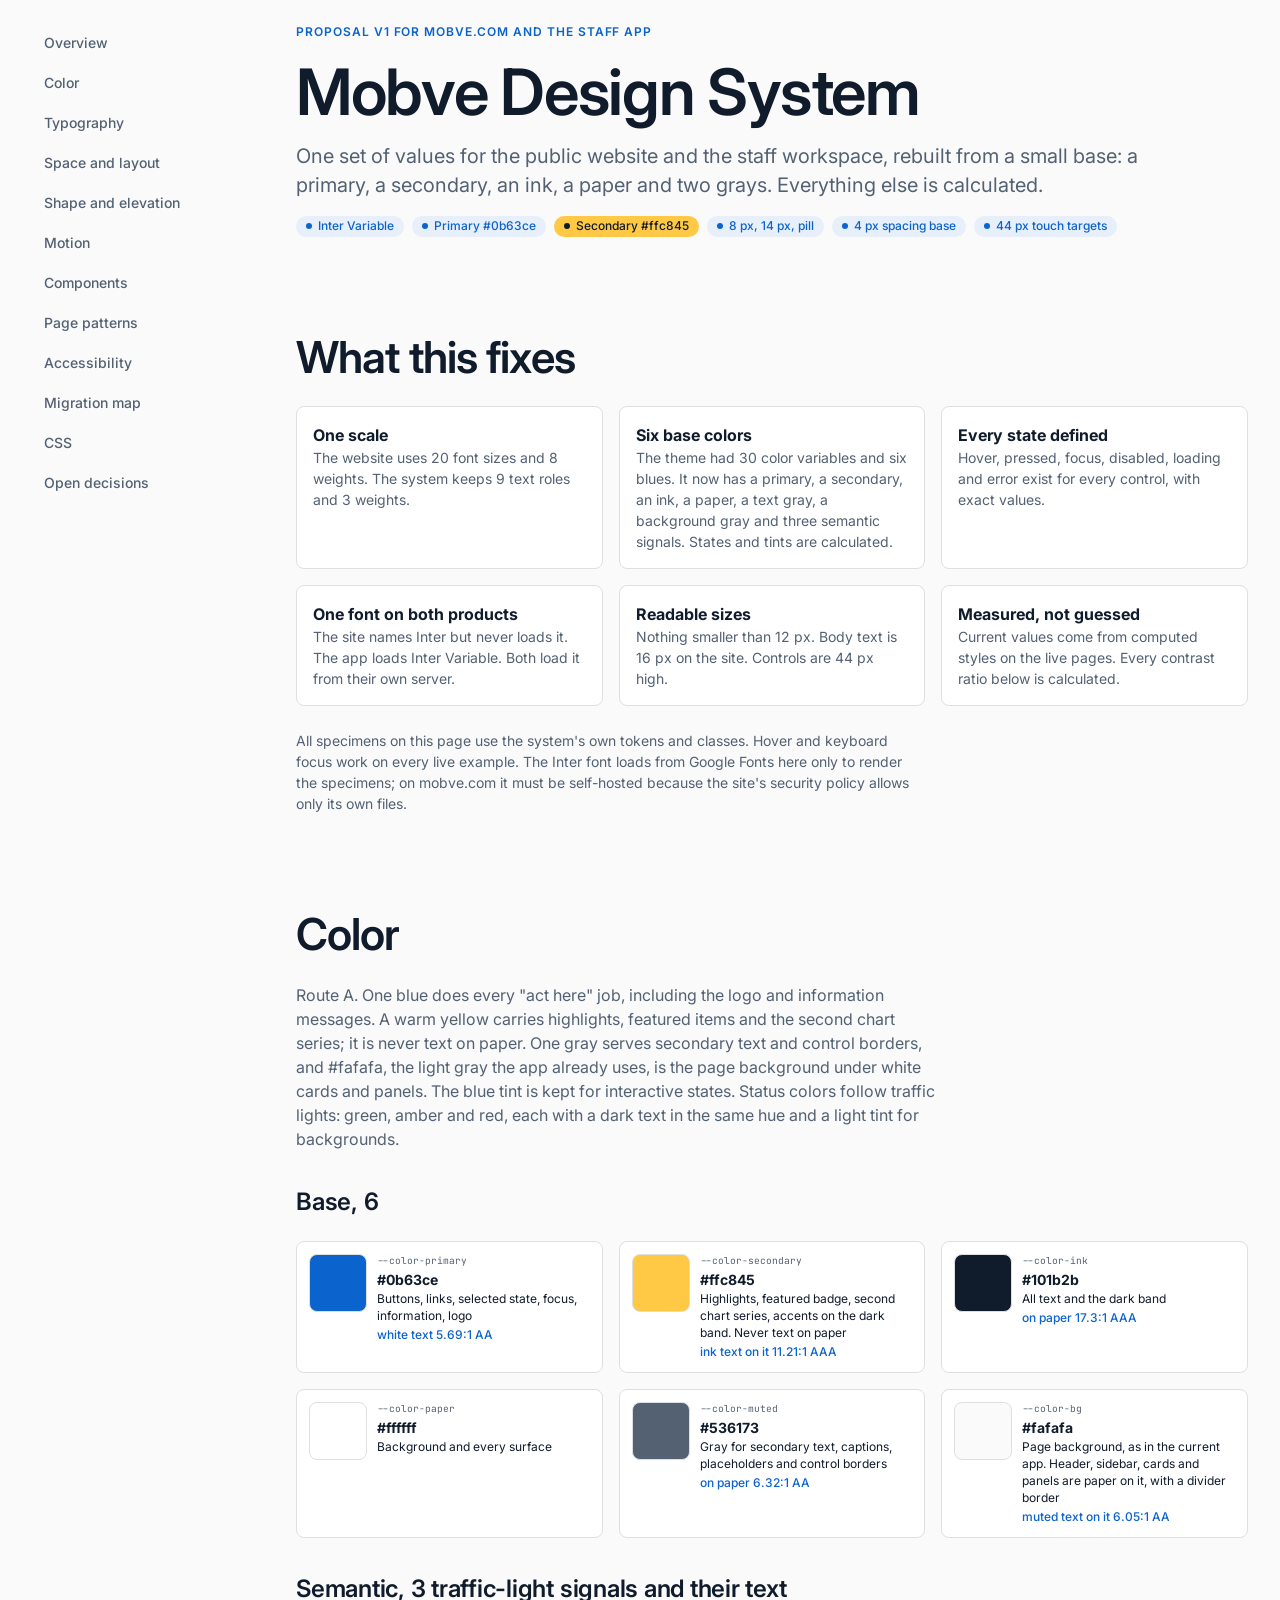
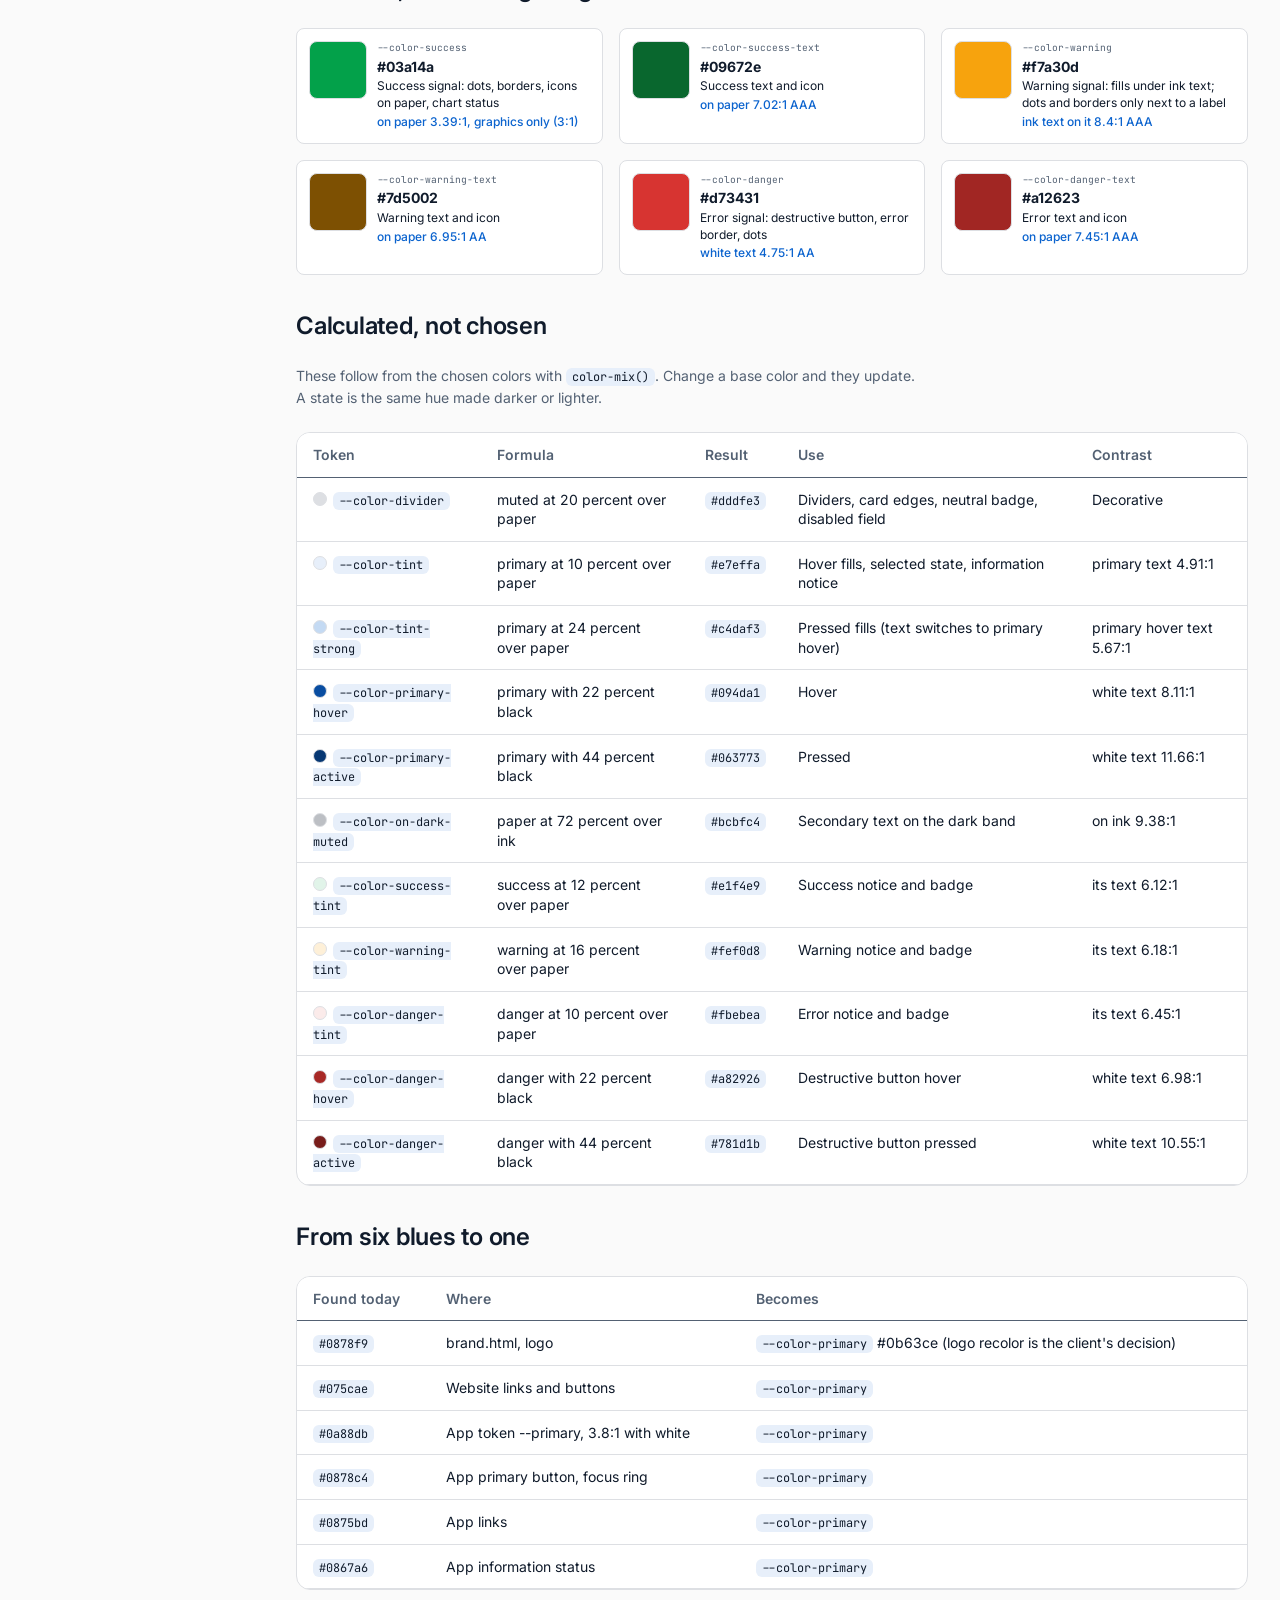
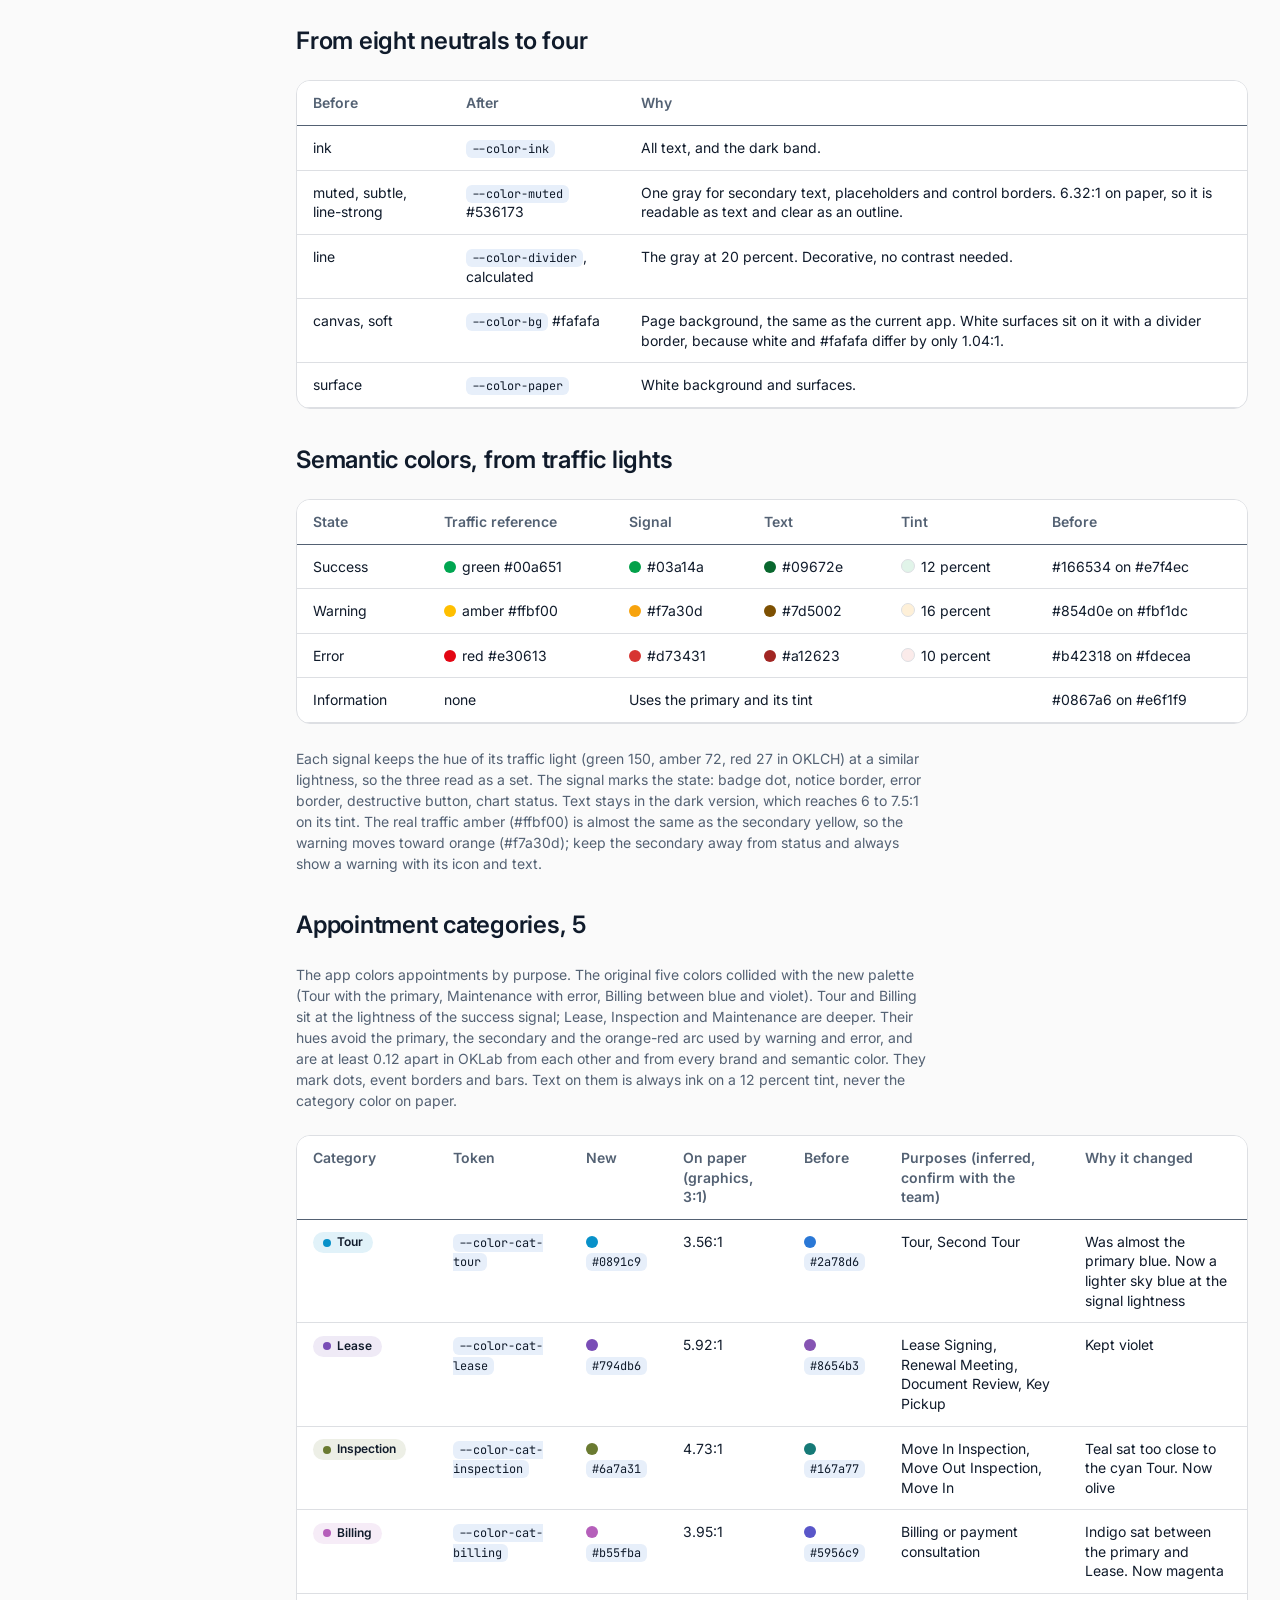
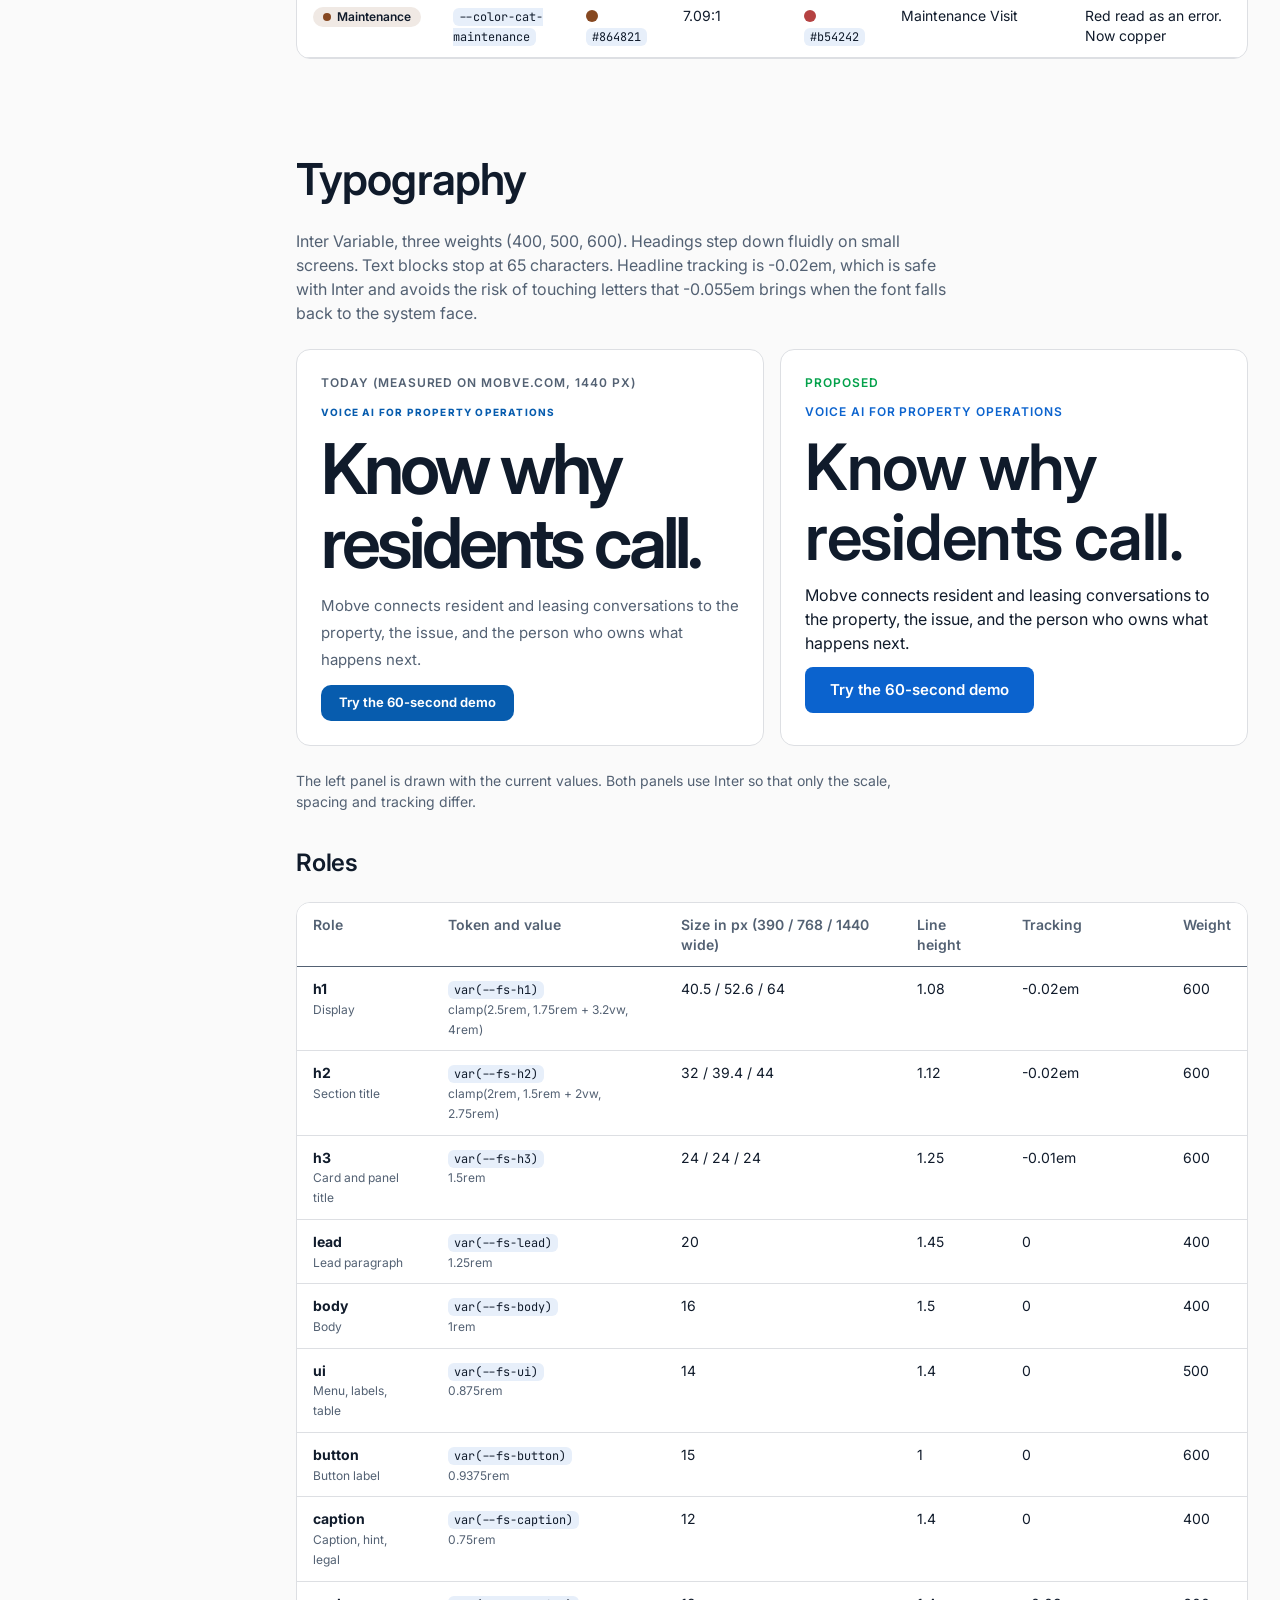
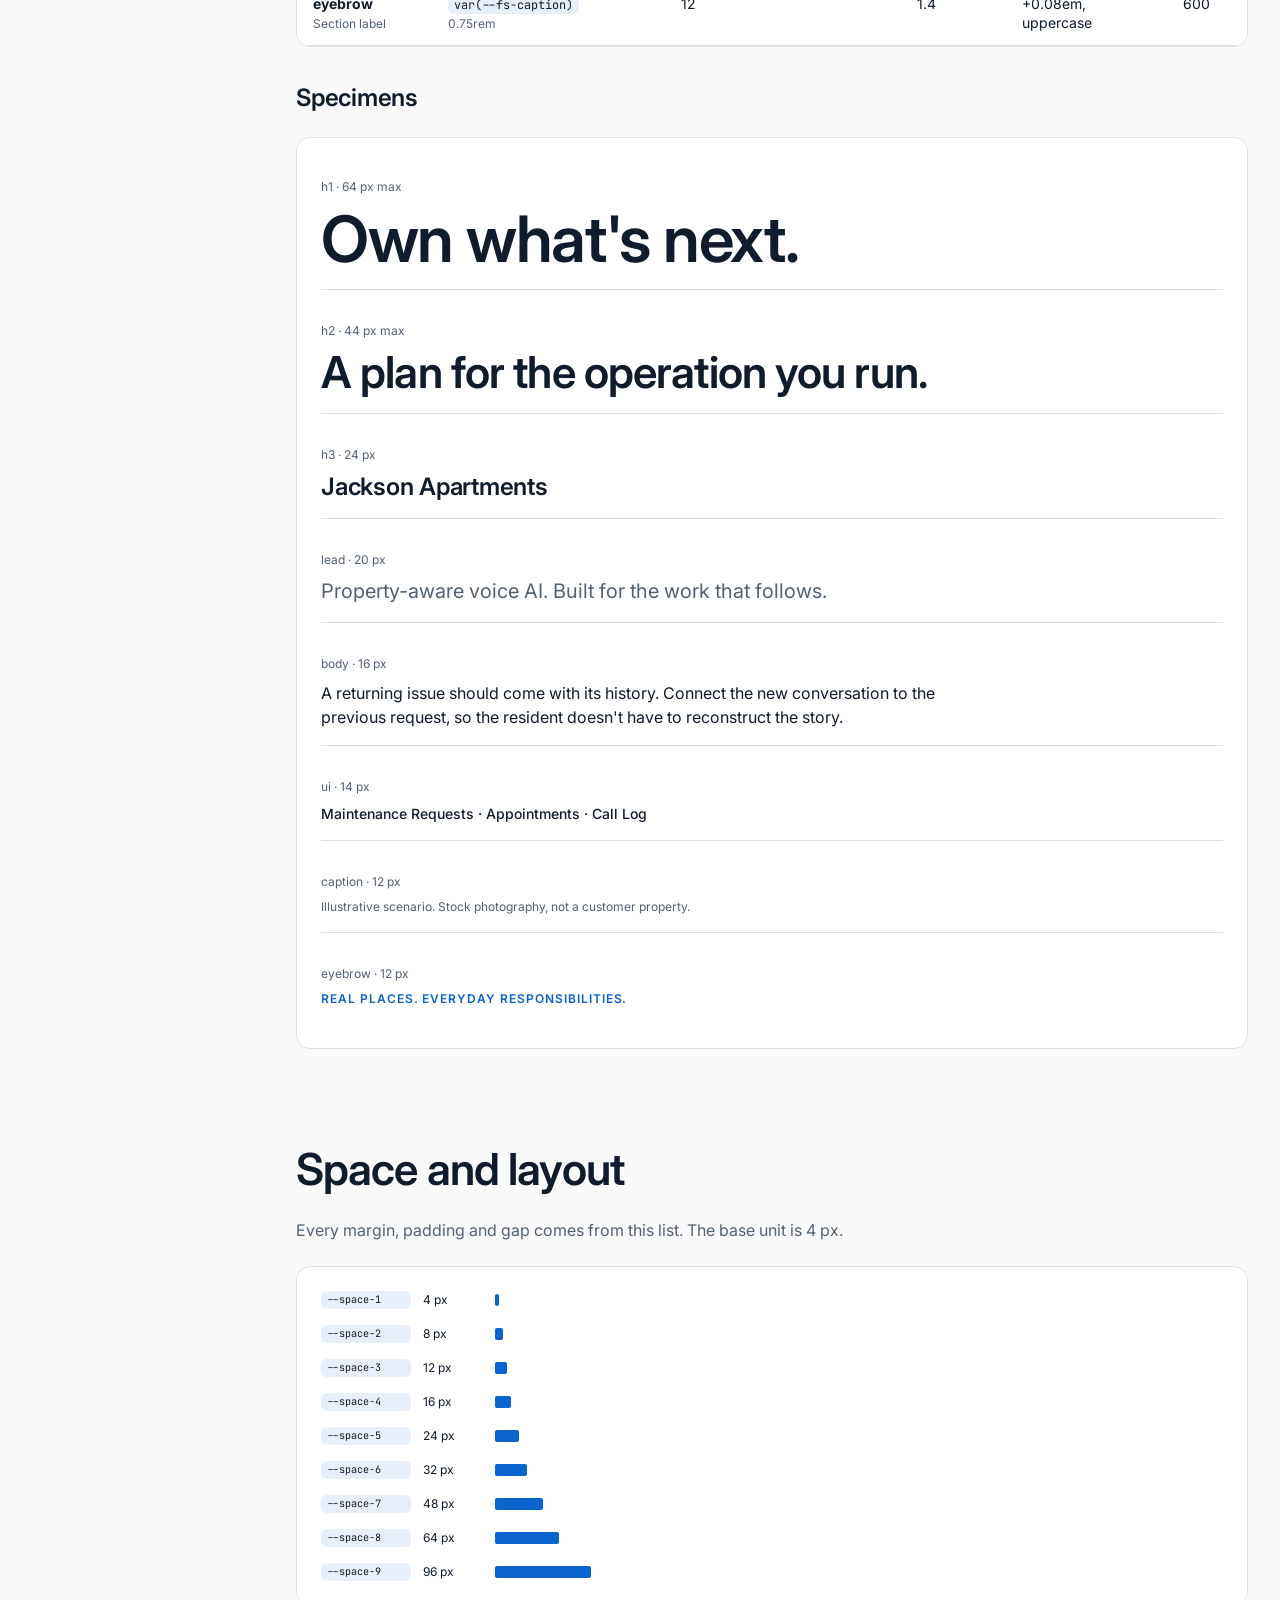
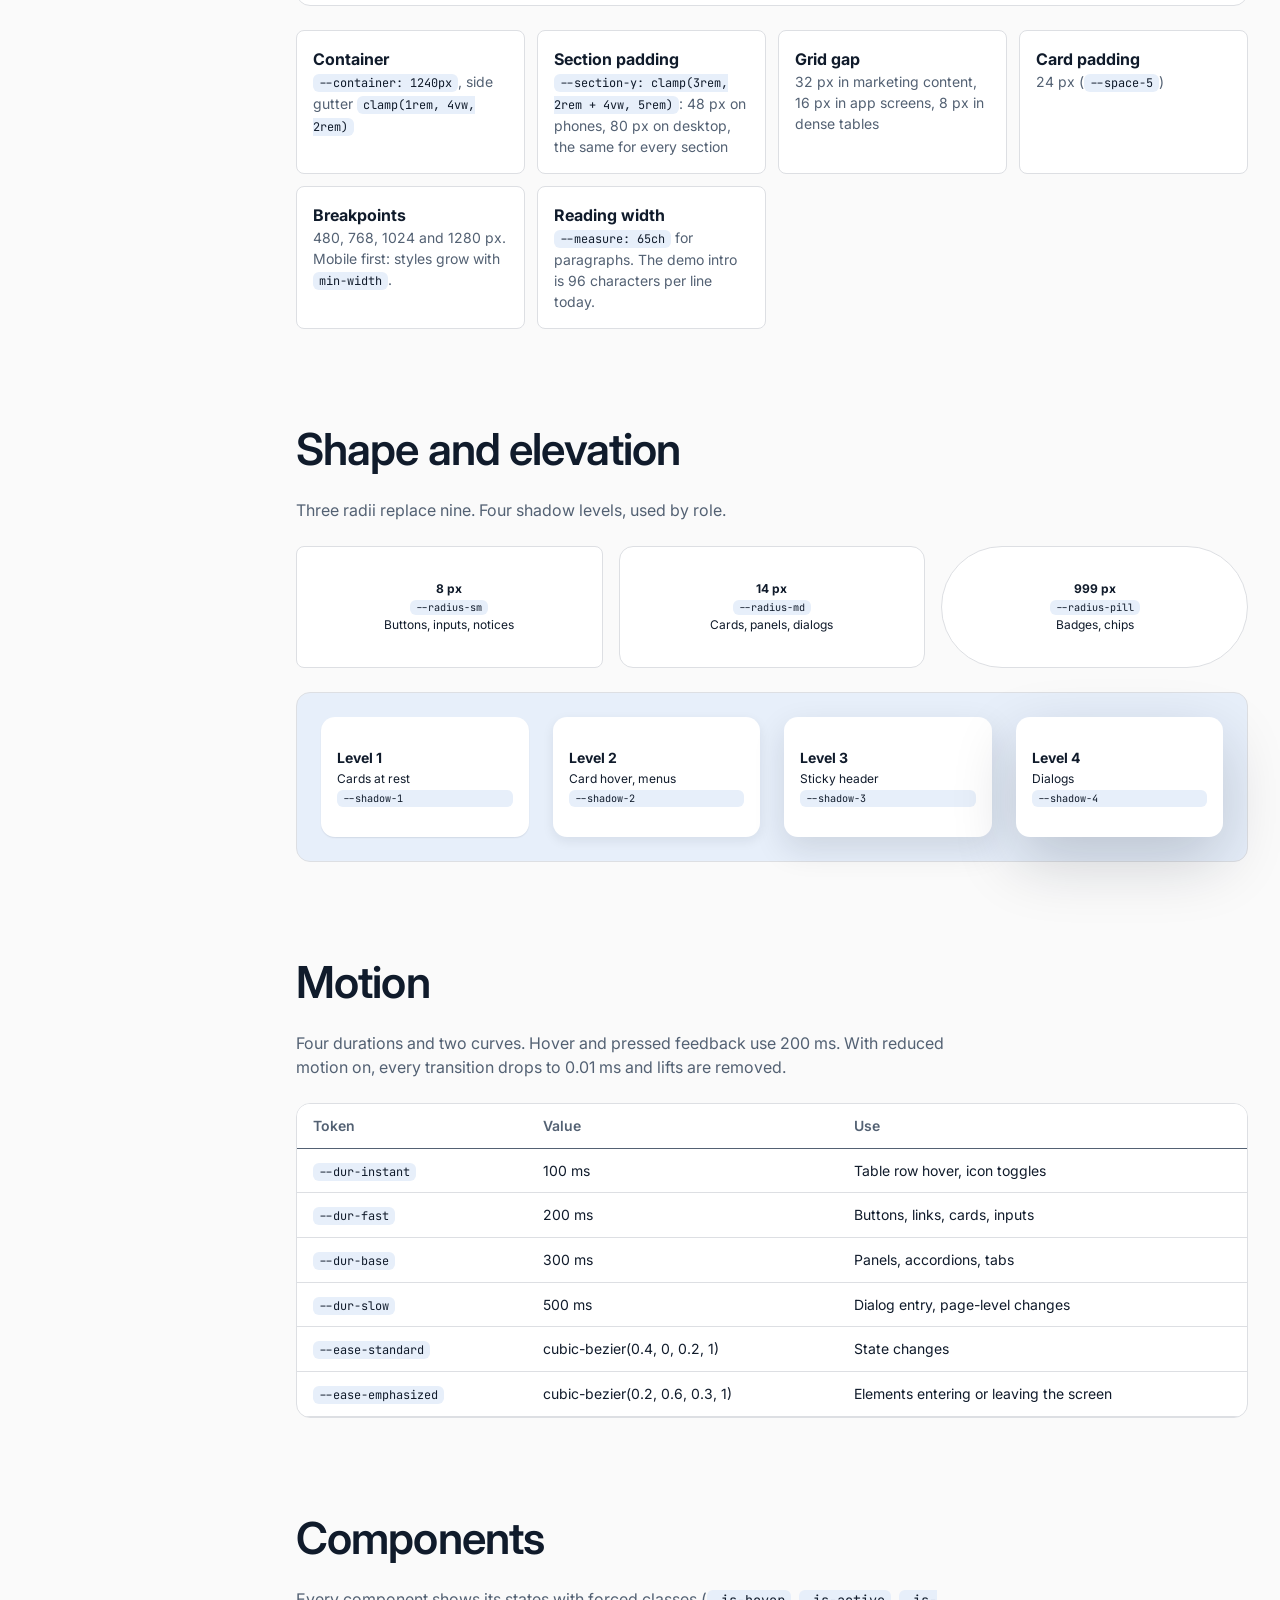
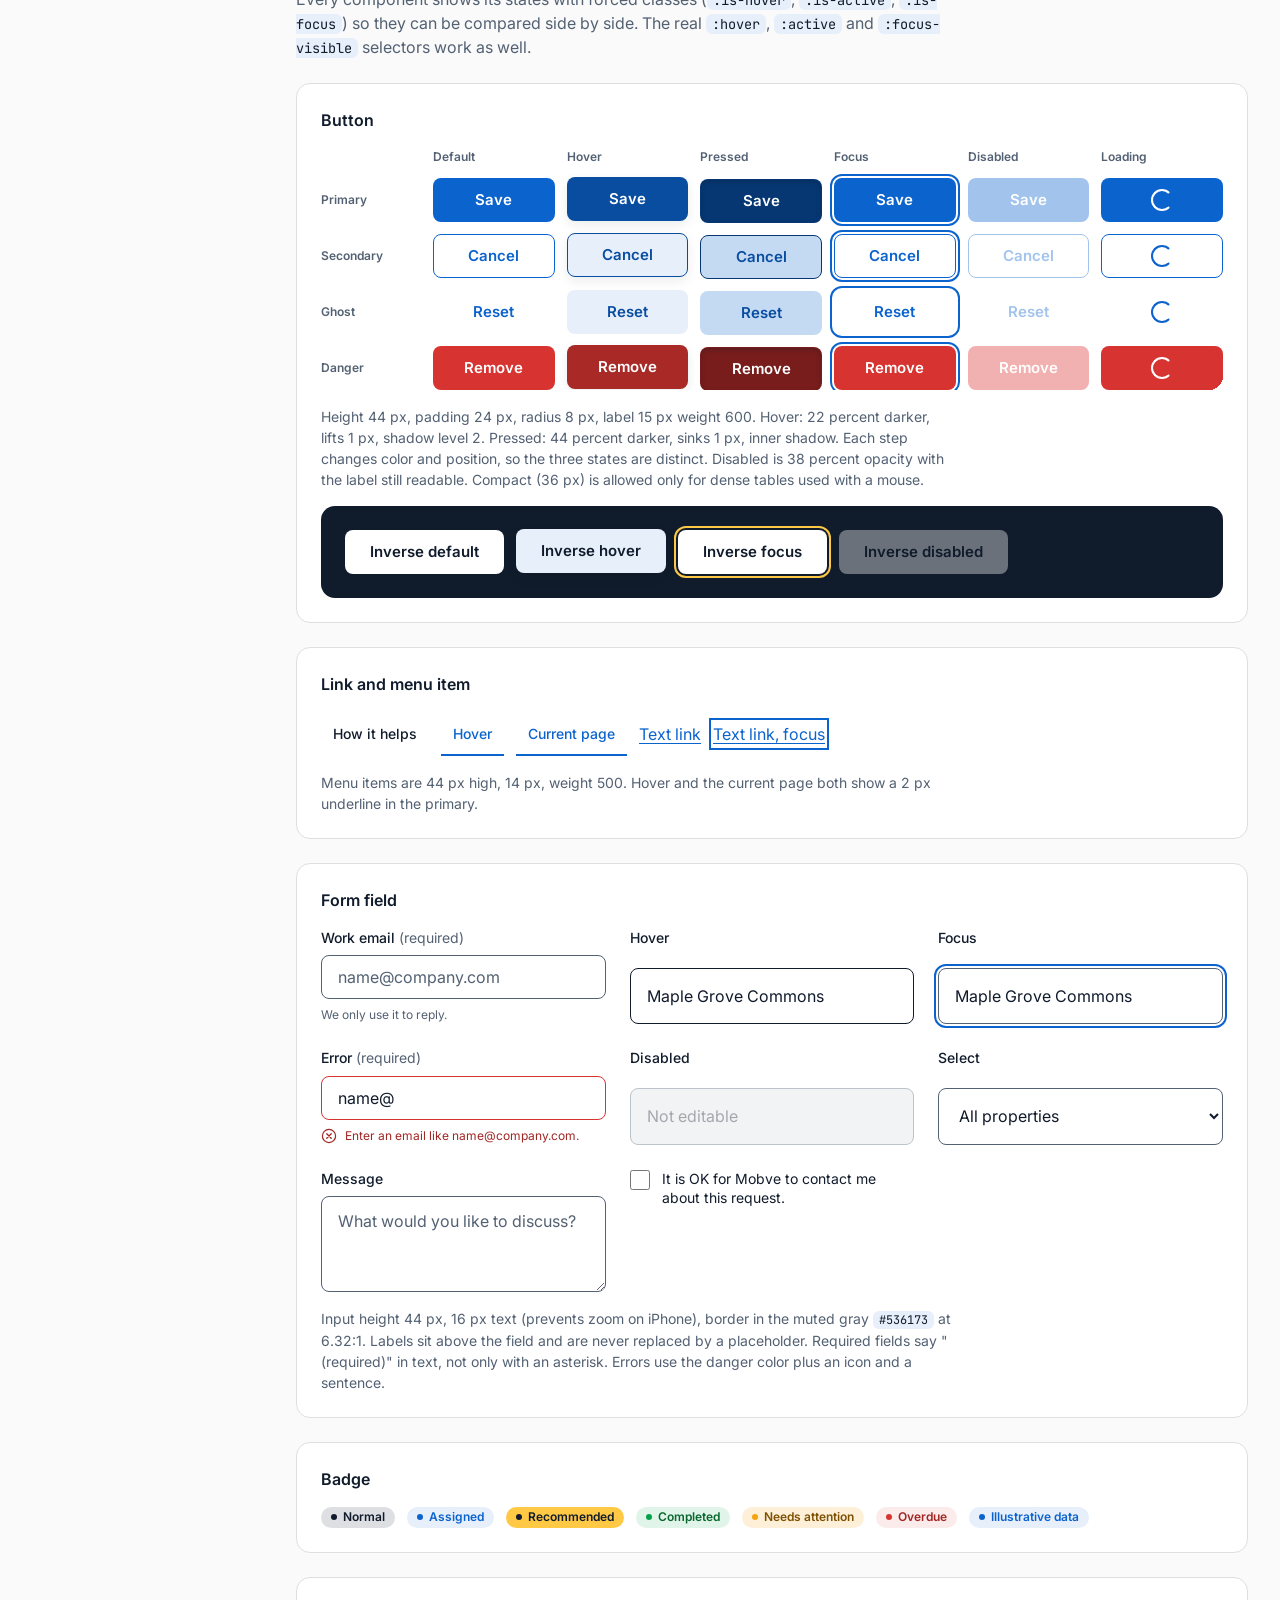
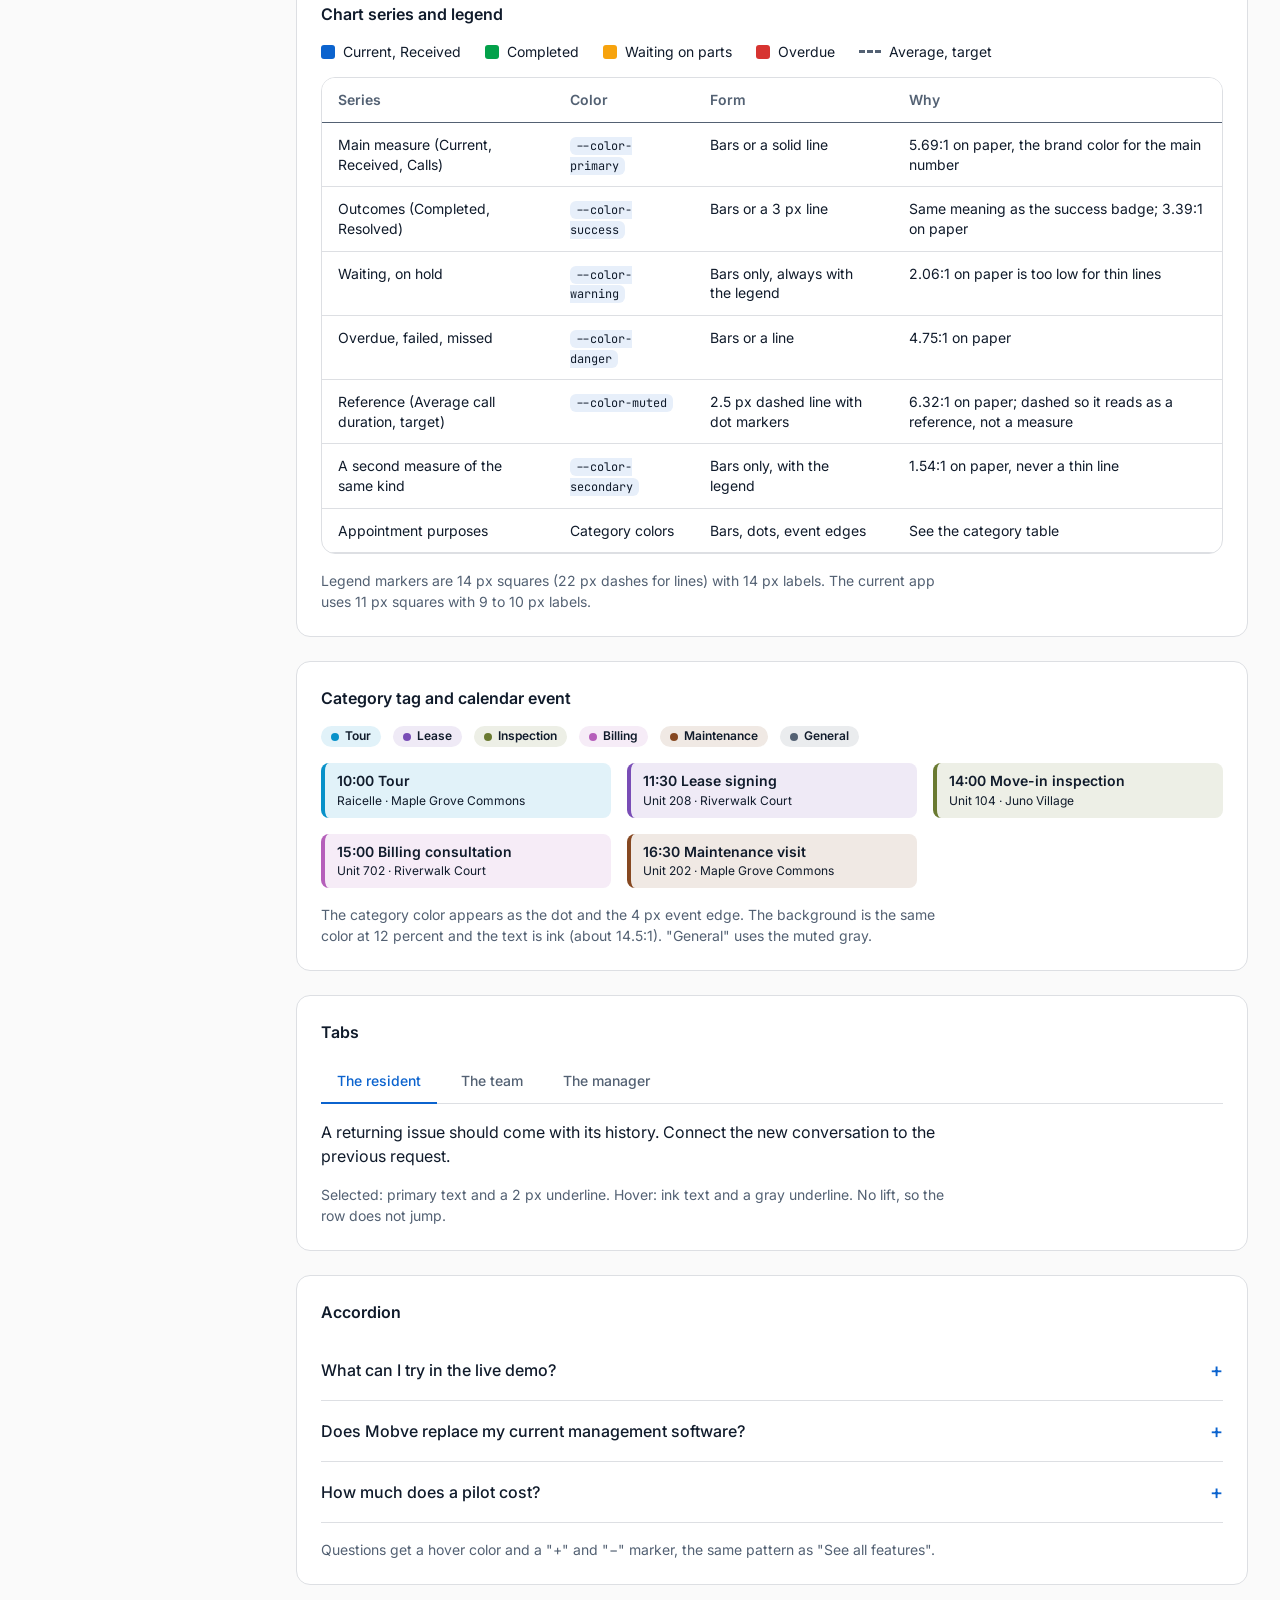
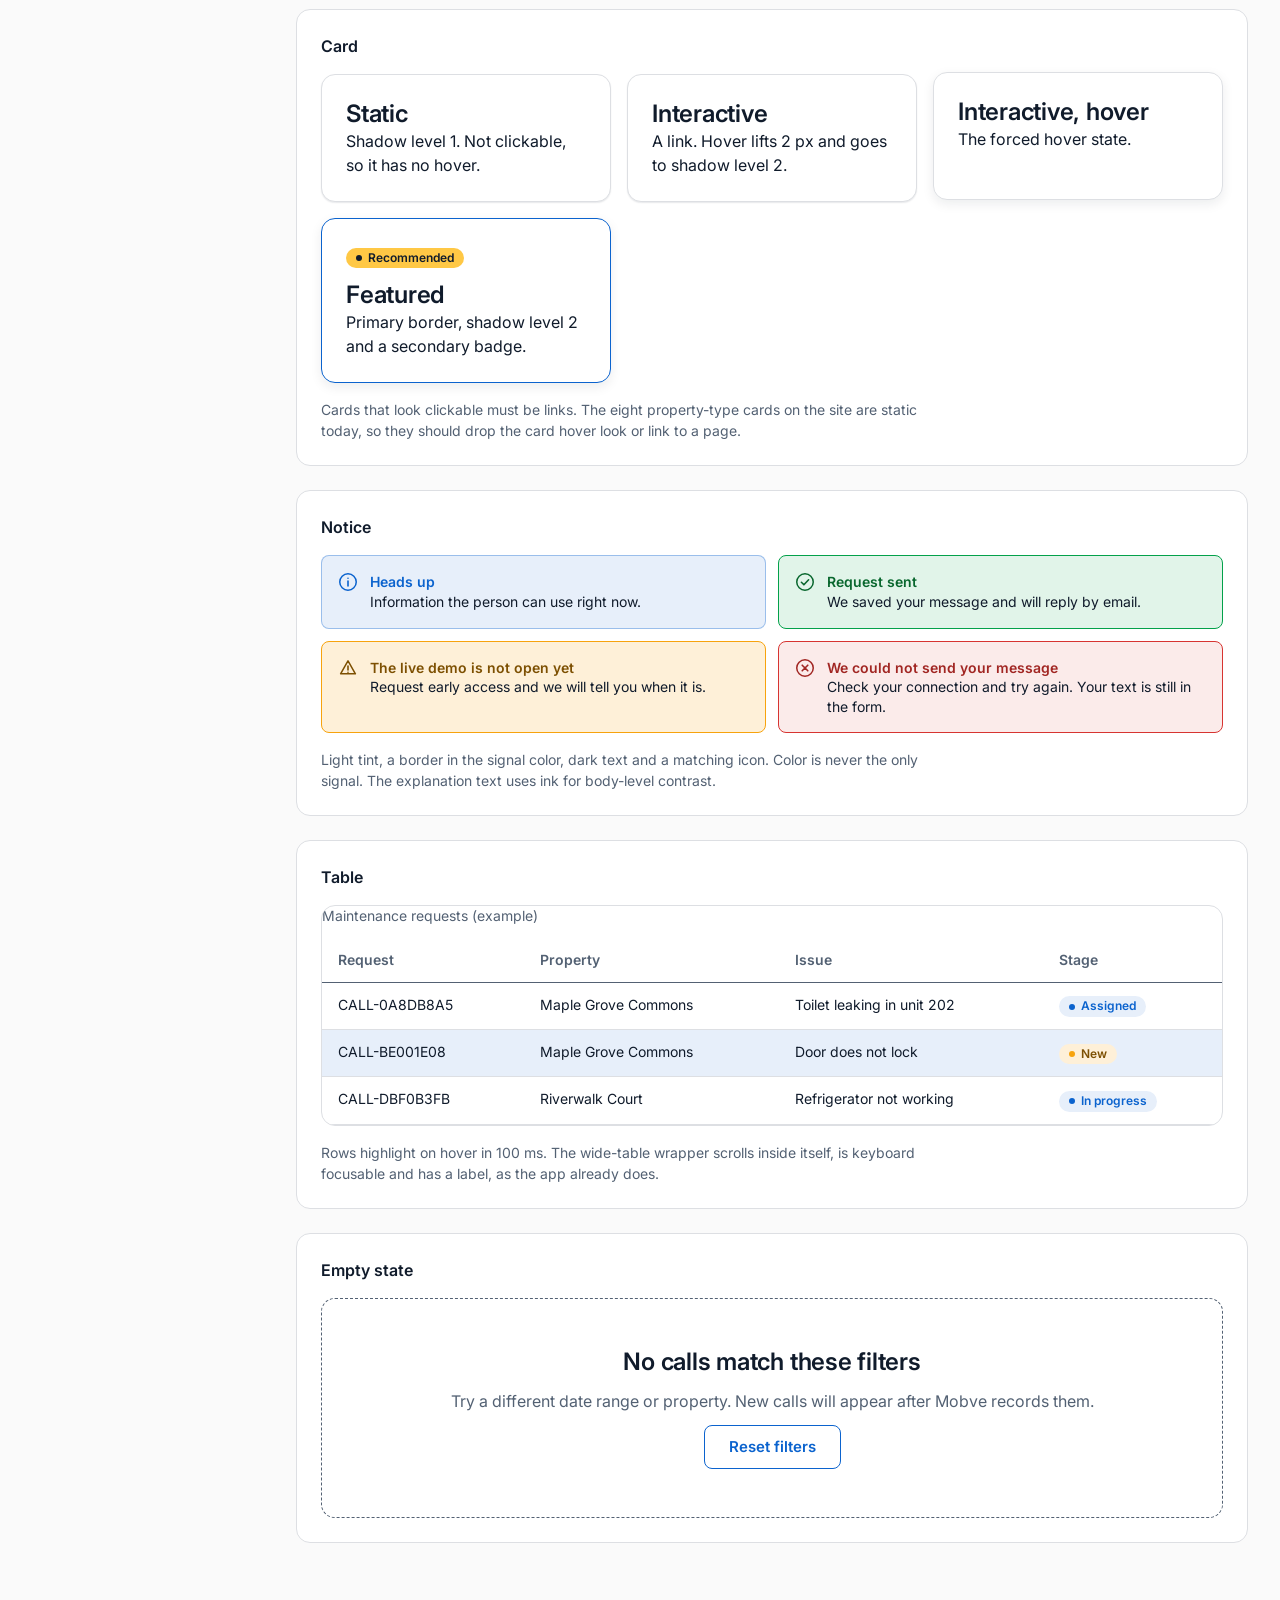
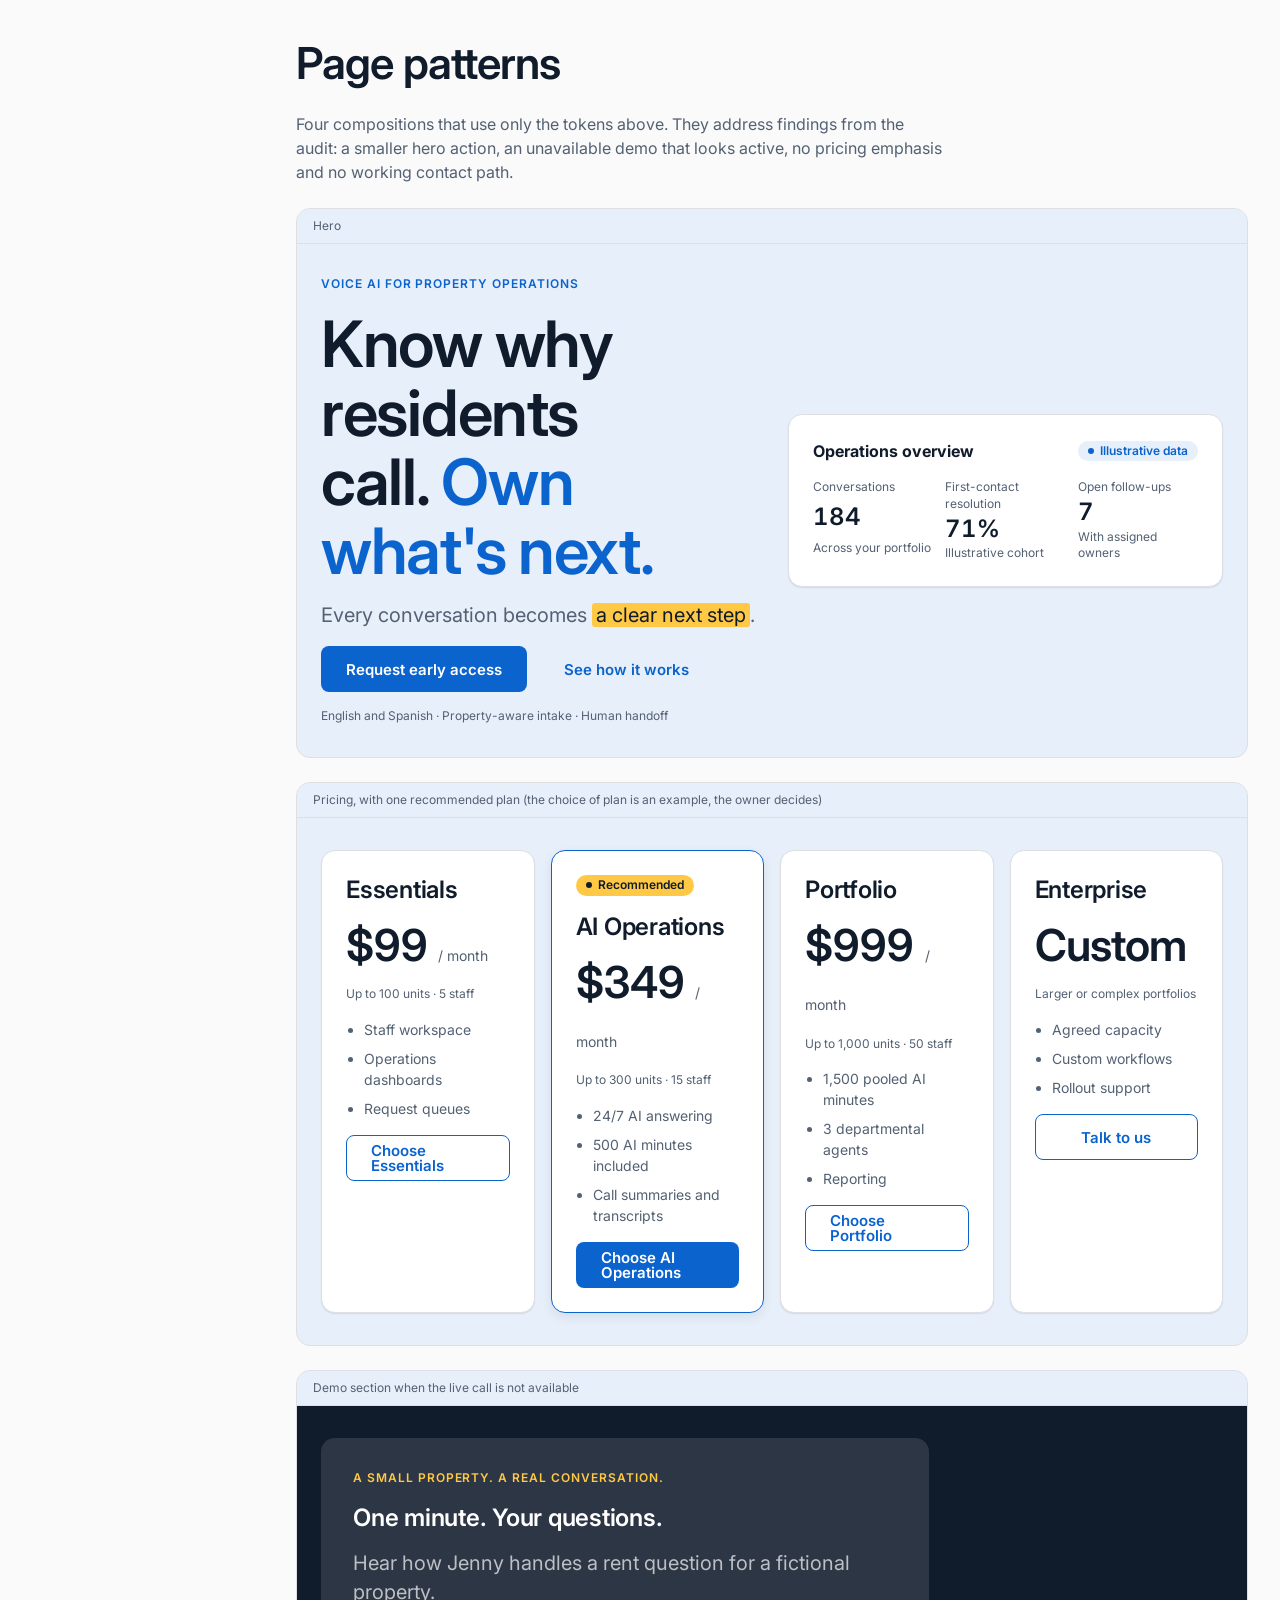
<file: design-system/index.html>
<!DOCTYPE html>
<html lang="en">
<head>
<meta charset="utf-8">
<meta name="viewport" content="width=device-width,initial-scale=1">
<title>Mobve Design System</title>
<link rel="preconnect" href="https://fonts.googleapis.com">
<link rel="preconnect" href="https://fonts.gstatic.com" crossorigin>
<link href="https://fonts.googleapis.com/css2?family=Inter:wght@400;500;600&amp;family=JetBrains+Mono:wght@400;500&amp;display=swap" rel="stylesheet">
<style>
/* Layout idea: a quiet specification sheet. Left index, one column of specimens, every value shown next to its sample. */
/* Mobve design system, proposal v1 (2026-11-03)
   Source of values: measured on mobve.com and the staff app, brand.html colors kept.
   One token layer for the website and the app. */

/* Font: self-host Inter Variable (the site CSP is default-src 'self', so a Google Fonts link would be blocked).
@font-face {
  font-family: "Inter Variable";
  src: url("/assets/fonts/InterVariable.woff2") format("woff2");
  font-weight: 100 900;
  font-style: normal;
  font-display: swap;
}
*/

:root {
  /* Color, chosen: base colors (route A). Muted is the gray for secondary text and control borders; bg is the page background under white surfaces, as in the current app */
  --color-primary: #0b63ce;
  --color-secondary: #ffc845;
  --color-ink: #101b2b;
  --color-paper: #ffffff;
  --color-muted: #536173;
  --color-bg: #fafafa;

  /* Color, chosen: semantic signals from traffic lights (green, amber, red) and a dark text in the same hue */
  --color-success: #03a14a;
  --color-success-text: #09672e;
  --color-warning: #f7a30d;
  --color-warning-text: #7d5002;
  --color-danger: #d73431;
  --color-danger-text: #a12623;

  /* Color, chosen: appointment categories. Hues kept clear of brand and semantic colors, at least 0.12 apart */
  --color-cat-tour: #0891c9;
  --color-cat-lease: #794db6;
  --color-cat-inspection: #6a7a31;
  --color-cat-billing: #b55fba;
  --color-cat-maintenance: #864821;

  /* Color, calculated from the above, not chosen */
  --color-divider: color-mix(in srgb, var(--color-muted) 20%, var(--color-paper));
  --color-tint: color-mix(in srgb, var(--color-primary) 10%, var(--color-paper));
  --color-tint-strong: color-mix(in srgb, var(--color-primary) 24%, var(--color-paper));
  --color-primary-hover: color-mix(in srgb, var(--color-primary), black 22%);
  --color-primary-active: color-mix(in srgb, var(--color-primary), black 44%);
  --color-on-dark-muted: color-mix(in srgb, var(--color-paper) 72%, var(--color-ink));
  --color-success-tint: color-mix(in srgb, var(--color-success) 12%, var(--color-paper));
  --color-warning-tint: color-mix(in srgb, var(--color-warning) 16%, var(--color-paper));
  --color-danger-tint: color-mix(in srgb, var(--color-danger) 10%, var(--color-paper));
  --color-danger-hover: color-mix(in srgb, var(--color-danger), black 22%);
  --color-danger-active: color-mix(in srgb, var(--color-danger), black 44%);

  /* Type */
  --font-sans: "Inter Variable", "Inter", system-ui, -apple-system, "Segoe UI", Roboto, Arial, sans-serif;
  --fw-regular: 400;
  --fw-medium: 500;
  --fw-semibold: 600;
  --fs-caption: 0.75rem;
  --fs-ui: 0.875rem;
  --fs-button: 0.9375rem;
  --fs-body: 1rem;
  --fs-lead: 1.25rem;
  --fs-h3: 1.5rem;
  --fs-h2: clamp(2rem, 1.5rem + 2vw, 2.75rem);
  --fs-h1: clamp(2.5rem, 1.75rem + 3.2vw, 4rem);
  --lh-h1: 1.08;
  --lh-h2: 1.12;
  --lh-h3: 1.25;
  --lh-lead: 1.45;
  --lh-body: 1.5;
  --lh-ui: 1.4;
  --lh-caption: 1.4;
  --ls-h1: -0.02em;
  --ls-h2: -0.02em;
  --ls-h3: -0.01em;
  --ls-eyebrow: 0.08em;
  --measure: 65ch;

  /* Space: 4 px base */
  --space-1: 0.25rem;
  --space-2: 0.5rem;
  --space-3: 0.75rem;
  --space-4: 1rem;
  --space-5: 1.5rem;
  --space-6: 2rem;
  --space-7: 3rem;
  --space-8: 4rem;
  --space-9: 6rem;

  /* Layout */
  --container: 1240px;
  --gutter: clamp(1rem, 4vw, 2rem);
  --section-y: clamp(3rem, 2rem + 4vw, 5rem);

  /* Shape */
  --radius-sm: 8px;
  --radius-md: 14px;
  --radius-pill: 999px;

  /* Elevation */
  --shadow-1: 0 1px 2px rgba(16, 27, 43, 0.06), 0 1px 1px rgba(16, 27, 43, 0.04);
  --shadow-2: 0 4px 12px rgba(16, 27, 43, 0.08);
  --shadow-3: 0 12px 32px rgba(16, 27, 43, 0.12);
  --shadow-press: inset 0 2px 4px rgba(16, 27, 43, 0.28);
  --shadow-4: 0 24px 64px rgba(16, 27, 43, 0.2);

  /* Motion */
  --dur-instant: 100ms;
  --dur-fast: 200ms;
  --dur-base: 300ms;
  --dur-slow: 500ms;
  --ease-standard: cubic-bezier(0.4, 0, 0.2, 1);
  --ease-emphasized: cubic-bezier(0.2, 0.6, 0.3, 1);

  /* Controls */
  --control-h: 44px;
  --control-h-compact: 36px;
  --disabled-opacity: 0.38;
}

/* Breakpoints (media queries cannot read variables): 480, 768, 1024, 1280 px */

/* Base */
html { font-family: var(--font-sans); font-size: 100%; color: var(--color-ink); background: var(--color-bg); -webkit-text-size-adjust: 100%; }
body { margin: 0; font-size: var(--fs-body); line-height: var(--lh-body); font-weight: var(--fw-regular); font-optical-sizing: auto; }
h1, h2, h3 { margin: 0; font-weight: var(--fw-semibold); text-wrap: balance; }
h1 { font-size: var(--fs-h1); line-height: var(--lh-h1); letter-spacing: var(--ls-h1); }
h2 { font-size: var(--fs-h2); line-height: var(--lh-h2); letter-spacing: var(--ls-h2); }
h3 { font-size: var(--fs-h3); line-height: var(--lh-h3); letter-spacing: var(--ls-h3); }
p { max-width: var(--measure); margin: 0; }
.lead { font-size: var(--fs-lead); line-height: var(--lh-lead); color: var(--color-muted); }
.ui { font-size: var(--fs-ui); line-height: var(--lh-ui); font-weight: var(--fw-medium); }
.caption { font-size: var(--fs-caption); line-height: var(--lh-caption); color: var(--color-muted); }
.eyebrow { font-size: var(--fs-caption); line-height: var(--lh-caption); font-weight: var(--fw-semibold); letter-spacing: var(--ls-eyebrow); text-transform: uppercase; color: var(--color-primary); }
a { color: var(--color-primary); text-underline-offset: 0.2em; transition: color var(--dur-fast) var(--ease-standard); }
a:hover { color: var(--color-primary-hover); }
:focus-visible { outline: 2px solid var(--color-primary); outline-offset: 2px; }
.on-dark :focus-visible { outline-color: var(--color-secondary); }
.on-dark { background: var(--color-ink); color: var(--color-paper); }
.on-dark .lead, .on-dark .caption { color: var(--color-on-dark-muted); }
.on-dark .eyebrow { color: var(--color-secondary); }
.on-dark a:not(.btn) { color: var(--color-secondary); }
.container { max-width: var(--container); margin-inline: auto; padding-inline: var(--gutter); }
.section { padding-block: var(--section-y); }
.section--alt { background: var(--color-paper); }

/* Navigation link */
.nav-link { display: inline-flex; align-items: center; min-height: var(--control-h); padding: 0 var(--space-3); color: var(--color-ink); font-size: var(--fs-ui); font-weight: var(--fw-medium); text-decoration: none; box-shadow: inset 0 -2px 0 transparent; transition: color var(--dur-fast) var(--ease-standard), box-shadow var(--dur-fast) var(--ease-standard); }
.nav-link:hover, .nav-link.is-hover { color: var(--color-primary); box-shadow: inset 0 -2px 0 var(--color-primary); }
.nav-link[aria-current="page"] { color: var(--color-primary); box-shadow: inset 0 -2px 0 var(--color-primary); }

/* Button */
.btn { display: inline-flex; align-items: center; justify-content: center; gap: var(--space-2); min-height: var(--control-h); padding: 0 var(--space-5); border: 1px solid transparent; border-radius: var(--radius-sm); font: inherit; font-size: var(--fs-button); font-weight: var(--fw-semibold); line-height: 1; text-decoration: none; cursor: pointer; transition: background-color var(--dur-fast) var(--ease-standard), border-color var(--dur-fast) var(--ease-standard), color var(--dur-fast) var(--ease-standard), transform var(--dur-fast) var(--ease-standard), box-shadow var(--dur-fast) var(--ease-standard); }
.btn--primary { background: var(--color-primary); color: var(--color-paper); }
.btn--primary:hover, .btn--primary.is-hover { background: var(--color-primary-hover); color: var(--color-paper); transform: translateY(-1px); box-shadow: var(--shadow-2); }
.btn--primary:active, .btn--primary.is-active { background: var(--color-primary-active); transform: translateY(1px); box-shadow: var(--shadow-press); }
.btn--secondary { background: var(--color-paper); color: var(--color-primary); border-color: var(--color-primary); }
.btn--secondary:hover, .btn--secondary.is-hover { background: var(--color-tint); color: var(--color-primary-hover); border-color: var(--color-primary-hover); transform: translateY(-1px); box-shadow: var(--shadow-2); }
.btn--secondary:active, .btn--secondary.is-active { background: var(--color-tint-strong); color: var(--color-primary-hover); border-color: var(--color-primary-active); transform: translateY(1px); box-shadow: none; }
.btn--ghost { background: transparent; color: var(--color-primary); }
.btn--ghost:hover, .btn--ghost.is-hover { background: var(--color-tint); color: var(--color-primary-hover); }
.btn--ghost:active, .btn--ghost.is-active { background: var(--color-tint-strong); color: var(--color-primary-hover); transform: translateY(1px); }
.btn--danger { background: var(--color-danger); color: var(--color-paper); }
.btn--danger:hover, .btn--danger.is-hover { background: var(--color-danger-hover); color: var(--color-paper); transform: translateY(-1px); box-shadow: var(--shadow-2); }
.btn--danger:active, .btn--danger.is-active { background: var(--color-danger-active); transform: translateY(1px); box-shadow: var(--shadow-press); }
.btn--inverse { background: var(--color-paper); color: var(--color-ink); }
.btn--inverse:hover, .btn--inverse.is-hover { background: var(--color-tint); color: var(--color-ink); transform: translateY(-1px); box-shadow: var(--shadow-2); }
.btn--inverse:active, .btn--inverse.is-active { background: var(--color-tint-strong); transform: translateY(1px); box-shadow: var(--shadow-press); }
.btn--compact { min-height: var(--control-h-compact); padding: 0 var(--space-4); }
.btn:disabled, .btn[aria-disabled="true"], .btn.is-disabled { opacity: var(--disabled-opacity); cursor: not-allowed; transform: none; }
.btn.is-loading { position: relative; color: transparent; pointer-events: none; }
.btn.is-loading::after { content: ""; position: absolute; width: 18px; height: 18px; border: 2px solid var(--color-paper); border-right-color: transparent; border-radius: 50%; animation: spin 0.7s linear infinite; }
.btn--secondary.is-loading::after, .btn--ghost.is-loading::after { border-color: var(--color-primary); border-right-color: transparent; }
.is-focus { outline: 2px solid var(--color-primary); outline-offset: 2px; }
.on-dark .is-focus { outline-color: var(--color-secondary); }
@keyframes spin { to { transform: rotate(360deg); } }
@media (pointer: coarse) { .btn--compact { min-height: var(--control-h); } }

/* Form field */
.field { display: grid; gap: var(--space-2); max-width: 28rem; }
.field label { font-size: var(--fs-ui); line-height: var(--lh-ui); font-weight: var(--fw-medium); }
.field .req::after { content: " (required)"; color: var(--color-muted); font-weight: var(--fw-regular); }
.input, .select, .textarea { box-sizing: border-box; width: 100%; min-height: var(--control-h); padding: 0 var(--space-4); border: 1px solid var(--color-muted); border-radius: var(--radius-sm); background: var(--color-paper); color: var(--color-ink); font: inherit; font-size: var(--fs-body); transition: border-color var(--dur-fast) var(--ease-standard); }
.textarea { padding: var(--space-3) var(--space-4); min-height: 6rem; resize: vertical; }
.input::placeholder, .textarea::placeholder { color: var(--color-muted); }
.input:hover, .select:hover, .textarea:hover, .input.is-hover { border-color: var(--color-ink); }
.input:focus-visible, .select:focus-visible, .textarea:focus-visible { border-color: var(--color-primary); }
.input[aria-invalid="true"], .textarea[aria-invalid="true"] { border-color: var(--color-danger); }
.input:disabled, .select:disabled, .textarea:disabled { opacity: var(--disabled-opacity); background: var(--color-divider); cursor: not-allowed; }
.field__hint { font-size: var(--fs-caption); line-height: var(--lh-caption); color: var(--color-muted); }
.field__error { display: flex; gap: var(--space-2); align-items: flex-start; font-size: var(--fs-caption); line-height: var(--lh-caption); color: var(--color-danger-text); }

/* Checkbox */
.check { display: flex; gap: var(--space-3); align-items: flex-start; font-size: var(--fs-ui); line-height: var(--lh-ui); }
.check input { flex: none; width: 20px; height: 20px; margin: 1px 0 0; accent-color: var(--color-primary); }

/* Badge */
.badge { display: inline-flex; align-items: center; gap: 6px; padding: 2px 10px; border-radius: var(--radius-pill); font-size: var(--fs-caption); line-height: var(--lh-caption); font-weight: var(--fw-semibold); background: var(--color-divider); color: var(--color-ink); }
.badge::before { content: ""; width: 6px; height: 6px; border-radius: 50%; background: currentColor; }
.badge--success { background: var(--color-success-tint); color: var(--color-success-text); }
.badge--success::before { background: var(--color-success); }
.badge--warning { background: var(--color-warning-tint); color: var(--color-warning-text); }
.badge--warning::before { background: var(--color-warning); }
.badge--danger { background: var(--color-danger-tint); color: var(--color-danger-text); }
.badge--danger::before { background: var(--color-danger); }
.badge--primary { background: var(--color-tint); color: var(--color-primary); }

.badge--secondary { background: var(--color-secondary); color: var(--color-ink); }

/* Category tag and calendar event: the category color marks, ink carries the text */
.cat { --cat: var(--color-muted); display: inline-flex; align-items: center; gap: 6px; padding: 2px 10px; border-radius: var(--radius-pill); font-size: var(--fs-caption); line-height: var(--lh-caption); font-weight: var(--fw-semibold); background: color-mix(in srgb, var(--cat) 12%, var(--color-paper)); color: var(--color-ink); }
.cat::before { content: ""; width: 8px; height: 8px; border-radius: 50%; background: var(--cat); }
.event { --cat: var(--color-muted); display: grid; gap: 2px; padding: var(--space-2) var(--space-3); border-radius: var(--radius-sm); border-left: 4px solid var(--cat); background: color-mix(in srgb, var(--cat) 12%, var(--color-paper)); color: var(--color-ink); font-size: var(--fs-caption); line-height: var(--lh-caption); }
.event b { font-size: var(--fs-ui); font-weight: var(--fw-semibold); }
.cat--tour, .event--tour { --cat: var(--color-cat-tour); }
.cat--lease, .event--lease { --cat: var(--color-cat-lease); }
.cat--inspection, .event--inspection { --cat: var(--color-cat-inspection); }
.cat--billing, .event--billing { --cat: var(--color-cat-billing); }
.cat--maintenance, .event--maintenance { --cat: var(--color-cat-maintenance); }

/* Chart legend. Series colors: main measure primary, outcomes semantic (completed = success), reference lines muted and dashed */
.legend { display: flex; flex-wrap: wrap; gap: var(--space-2) var(--space-5); font-size: var(--fs-ui); line-height: var(--lh-ui); color: var(--color-ink); }
.legend__item { --series: var(--color-primary); display: inline-flex; align-items: center; gap: var(--space-2); }
.legend__item::before { content: ""; flex: none; width: 14px; height: 14px; border-radius: 3px; background: var(--series); }
.legend__item--line { --series: var(--color-muted); }
.legend__item--line::before { width: 22px; height: 0; border-radius: 0; background: none; border-top: 3px dashed var(--series); }
.legend__item--success { --series: var(--color-success); }
.legend__item--warning { --series: var(--color-warning); }
.legend__item--danger { --series: var(--color-danger); }
.legend__item--secondary { --series: var(--color-secondary); }

/* Highlight */
.mark { background: var(--color-secondary); color: var(--color-ink); padding: 0 0.2em; border-radius: 3px; }

/* Card */
.card { box-sizing: border-box; background: var(--color-paper); border: 1px solid var(--color-divider); border-radius: var(--radius-md); padding: var(--space-5); box-shadow: var(--shadow-1); }
.card--interactive { display: block; color: inherit; text-decoration: none; transition: box-shadow var(--dur-fast) var(--ease-standard), transform var(--dur-fast) var(--ease-standard); }
.card--interactive:hover, .card--interactive.is-hover { box-shadow: var(--shadow-2); transform: translateY(-2px); color: inherit; }
.card--interactive:active, .card--interactive.is-active { box-shadow: var(--shadow-1); transform: translateY(0); }
.card--featured { border-color: var(--color-primary); box-shadow: var(--shadow-2); }

/* Tabs */
.tabs { display: flex; gap: var(--space-2); border-bottom: 1px solid var(--color-divider); }
.tab { min-height: var(--control-h); padding: 0 var(--space-4); border: 0; border-bottom: 2px solid transparent; margin-bottom: -1px; background: none; color: var(--color-muted); font: inherit; font-size: var(--fs-ui); font-weight: var(--fw-medium); cursor: pointer; transition: color var(--dur-fast) var(--ease-standard), border-color var(--dur-fast) var(--ease-standard); }
.tab:hover, .tab.is-hover { color: var(--color-ink); border-bottom-color: var(--color-muted); }
.tab[aria-selected="true"] { color: var(--color-primary); border-bottom-color: var(--color-primary); }

/* Accordion (native details) */
.accordion details { border-bottom: 1px solid var(--color-divider); }
.accordion summary { display: flex; align-items: center; justify-content: space-between; gap: var(--space-4); min-height: var(--control-h); padding-block: var(--space-2); font-weight: var(--fw-medium); cursor: pointer; list-style: none; transition: color var(--dur-fast) var(--ease-standard); }
.accordion summary::-webkit-details-marker { display: none; }
.accordion summary::after { content: "+"; font-size: 1.25rem; line-height: 1; color: var(--color-primary); }
.accordion details[open] summary::after { content: "\2212"; }
.accordion summary:hover { color: var(--color-primary); }
.accordion details > :not(summary) { padding-bottom: var(--space-4); color: var(--color-muted); }

/* Notice */
.notice { display: grid; grid-template-columns: auto 1fr; gap: var(--space-3); padding: var(--space-4); border: 1px solid; border-radius: var(--radius-sm); font-size: var(--fs-ui); line-height: var(--lh-ui); }
.notice strong { display: block; font-weight: var(--fw-semibold); }
.notice svg { width: 20px; height: 20px; flex: none; }
.notice--info { background: var(--color-tint); color: var(--color-primary); border-color: color-mix(in srgb, var(--color-primary) 35%, transparent); }
.notice--success { background: var(--color-success-tint); color: var(--color-success-text); border-color: var(--color-success); }
.notice--warning { background: var(--color-warning-tint); color: var(--color-warning-text); border-color: var(--color-warning); }
.notice--danger { background: var(--color-danger-tint); color: var(--color-danger-text); border-color: var(--color-danger); }
.notice__body { color: var(--color-ink); }

/* Table */
.table { width: 100%; border-collapse: collapse; font-size: var(--fs-ui); line-height: var(--lh-ui); }
.table caption { text-align: left; padding-bottom: var(--space-3); color: var(--color-muted); }
.table th { text-align: left; padding: var(--space-3) var(--space-4); font-weight: var(--fw-semibold); color: var(--color-muted); border-bottom: 1px solid var(--color-muted); background: var(--color-paper); }
.table td { padding: var(--space-3) var(--space-4); border-bottom: 1px solid var(--color-divider); }
.table tbody tr { transition: background-color var(--dur-instant) var(--ease-standard); }
.table tbody tr:hover, .table tbody tr.is-hover { background: var(--color-tint); }

/* Empty state */
.empty { box-sizing: border-box; display: grid; gap: var(--space-3); justify-items: center; text-align: center; padding: var(--space-7) var(--space-5); border: 1px dashed var(--color-muted); border-radius: var(--radius-md); background: var(--color-paper); }
.empty p { color: var(--color-muted); }

@media (prefers-reduced-motion: reduce) {
  *, *::before, *::after { animation-duration: 0.01ms !important; animation-iteration-count: 1 !important; transition-duration: 0.01ms !important; scroll-behavior: auto !important; }
  .btn:hover, .card--interactive:hover { transform: none; }
}

:root { --font-sans: "Inter", "Inter Variable", system-ui, -apple-system, "Segoe UI", Roboto, Arial, sans-serif; --font-mono: "JetBrains Mono", ui-monospace, SFMono-Regular, Menlo, Consolas, monospace; color-scheme: light; }
html { scroll-behavior: smooth; scroll-padding-top: 1rem; }
body { background: var(--color-bg); color: var(--color-ink); }
code, pre, .code { font-family: var(--font-mono); }
code { font-size: 0.85em; background: var(--color-tint); padding: 1px 6px; border-radius: 6px; color: var(--color-ink); }

.doc-shell { display: grid; grid-template-columns: minmax(0, 1fr); gap: var(--space-6); max-width: 1240px; margin: 0 auto; padding: var(--space-5) var(--gutter) var(--space-9); }
.doc-nav { display: flex; flex-wrap: wrap; gap: var(--space-1) var(--space-2); padding-bottom: var(--space-4); border-bottom: 1px solid var(--color-divider); }
.doc-nav a { display: inline-flex; align-items: center; min-height: 36px; padding: 0 var(--space-3); border-radius: var(--radius-sm); font-size: var(--fs-ui); font-weight: var(--fw-medium); color: var(--color-muted); text-decoration: none; }
.doc-nav a:hover { background: var(--color-tint); color: var(--color-primary); }
@media (min-width: 1024px) {
  .doc-shell { grid-template-columns: 200px minmax(0, 1fr); gap: var(--space-8); }
  .doc-nav { position: sticky; top: var(--space-5); align-self: start; flex-direction: column; flex-wrap: nowrap; border-bottom: 0; padding-bottom: 0; }
}
.doc-main { display: grid; gap: var(--space-9); min-width: 0; }
.doc-head { display: grid; gap: var(--space-4); }
.doc-chips { display: flex; flex-wrap: wrap; gap: var(--space-2); }
.doc-sec { display: grid; gap: var(--space-5); scroll-margin-top: var(--space-5); min-width: 0; }
.doc-sec > p { color: var(--color-muted); }
.doc-sub { font-size: var(--fs-h3); line-height: var(--lh-h3); letter-spacing: var(--ls-h3); font-weight: var(--fw-semibold); margin: var(--space-3) 0 0; }
.doc-note { font-size: var(--fs-ui); color: var(--color-muted); max-width: 70ch; }
.doc-list { margin: 0; padding-left: 1.2rem; display: grid; gap: var(--space-2); max-width: 75ch; }
.doc-three { display: grid; gap: var(--space-4); grid-template-columns: repeat(auto-fit, minmax(240px, 1fr)); }
.doc-dim { color: var(--color-muted); font-size: var(--fs-caption); }
.doc-dot { display: inline-block; width: 12px; height: 12px; border-radius: 50%; margin-right: 6px; vertical-align: -1px; }
.doc-scroll { overflow-x: auto; border: 1px solid var(--color-divider); border-radius: var(--radius-md); background: var(--color-paper); }
.doc-scroll .table th, .doc-scroll .table td { vertical-align: top; }
.doc-scroll .table { min-width: 640px; }

.doc-sw-grid { display: grid; gap: var(--space-4); grid-template-columns: repeat(auto-fill, minmax(260px, 1fr)); }
.doc-sw { display: grid; grid-template-columns: 56px 1fr; gap: var(--space-3); align-items: start; padding: var(--space-3); background: var(--color-paper); border: 1px solid var(--color-divider); border-radius: var(--radius-sm); }
.doc-sw__chip { width: 56px; height: 56px; border-radius: var(--radius-sm); }
.doc-sw__meta { display: grid; gap: 2px; font-size: var(--fs-caption); line-height: var(--lh-caption); min-width: 0; }
.doc-sw__meta b { font-size: var(--fs-ui); }
.doc-sw__meta code { background: none; padding: 0; color: var(--color-muted); font-size: 0.8em; overflow-wrap: anywhere; }
.doc-sw__r { color: var(--color-primary); font-weight: var(--fw-medium); }

.doc-compare { display: grid; gap: var(--space-4); grid-template-columns: repeat(auto-fit, minmax(300px, 1fr)); }
.doc-panel { display: grid; gap: var(--space-3); align-content: start; padding: var(--space-5); background: var(--color-paper); border: 1px solid var(--color-divider); border-radius: var(--radius-md); min-width: 0; }
.doc-tag { font-size: var(--fs-caption); font-weight: var(--fw-semibold); letter-spacing: var(--ls-eyebrow); text-transform: uppercase; color: var(--color-muted); }
.doc-tag--new { color: var(--color-success); }
.doc-before .b-e { font-size: 10px; letter-spacing: 0.12em; font-weight: 750; text-transform: uppercase; color: #075cae; line-height: 1.6; }
.doc-before .b-h { font-size: 70px; line-height: 1.06; letter-spacing: -0.055em; font-weight: 620; margin: 0; overflow-wrap: anywhere; }
.doc-before .b-p { font-size: 15px; line-height: 1.8; color: #536173; margin: 0; }
.doc-before .b-btn { display: inline-flex; align-items: center; height: 36px; padding: 0 18px; border-radius: 10px; background: #075cae; color: #fff; font-size: 13px; font-weight: 650; width: fit-content; }
.doc-type-sample { display: grid; gap: var(--space-2); padding-block: var(--space-4); border-bottom: 1px solid var(--color-divider); }
.doc-type-sample:last-child { border-bottom: 0; }

.doc-space { display: grid; grid-template-columns: 90px 60px 1fr; align-items: center; gap: var(--space-3); font-size: var(--fs-caption); }
.doc-space i { display: block; height: 12px; background: var(--color-primary); border-radius: 2px; }
.doc-rules { display: grid; gap: var(--space-3); grid-template-columns: repeat(auto-fit, minmax(220px, 1fr)); }
.doc-rule { padding: var(--space-4); background: var(--color-paper); border: 1px solid var(--color-divider); border-radius: var(--radius-sm); font-size: var(--fs-ui); }
.doc-rule b { display: block; font-size: var(--fs-body); }
.doc-rule span { color: var(--color-muted); }

.doc-shapes { display: grid; gap: var(--space-4); grid-template-columns: repeat(auto-fit, minmax(150px, 1fr)); }
.doc-shape { display: grid; place-items: center; min-height: 96px; padding: var(--space-3); text-align: center; background: var(--color-paper); border: 1px solid var(--color-divider); font-size: var(--fs-caption); }
.doc-elev { display: grid; gap: var(--space-5); grid-template-columns: repeat(auto-fit, minmax(190px, 1fr)); padding: var(--space-5); background: var(--color-tint); border: 1px solid var(--color-divider); border-radius: var(--radius-md); }
.doc-elev div { display: grid; gap: 2px; padding: var(--space-4); background: var(--color-paper); border-radius: var(--radius-md); font-size: var(--fs-caption); min-height: 88px; align-content: center; }
.doc-elev b { font-size: var(--fs-ui); }

.doc-demo { display: grid; gap: var(--space-4); padding: var(--space-5); background: var(--color-paper); border: 1px solid var(--color-divider); border-radius: var(--radius-md); min-width: 0; }
.doc-demo > h3 { font-size: var(--fs-body); line-height: var(--lh-body); letter-spacing: 0; }
.doc-states { display: grid; grid-template-columns: 100px repeat(6, minmax(0, 1fr)); gap: var(--space-3) var(--space-3); align-items: center; min-width: 760px; }
.doc-states > b, .doc-states > span.doc-h { font-size: var(--fs-caption); font-weight: var(--fw-semibold); color: var(--color-muted); }
.doc-states .btn { width: 100%; padding-inline: var(--space-3); }
.doc-fields { display: grid; gap: var(--space-5); grid-template-columns: repeat(auto-fill, minmax(260px, 1fr)); }
.doc-fields .field { max-width: none; }
.doc-row { display: flex; flex-wrap: wrap; gap: var(--space-3); align-items: center; }
.doc-cards { display: grid; gap: var(--space-4); grid-template-columns: repeat(auto-fit, minmax(240px, 1fr)); }
.doc-notices { display: grid; gap: var(--space-3); grid-template-columns: repeat(auto-fit, minmax(300px, 1fr)); }
.doc-frame { border: 1px solid var(--color-divider); border-radius: var(--radius-md); overflow: hidden; background: var(--color-tint); }
.doc-frame__bar { padding: var(--space-2) var(--space-4); font-size: var(--fs-caption); color: var(--color-muted); background: var(--color-tint); border-bottom: 1px solid var(--color-divider); }
.doc-frame__body { padding: var(--space-6) var(--space-5); display: grid; gap: var(--space-5); }
.doc-hero { display: grid; gap: var(--space-6); grid-template-columns: repeat(auto-fit, minmax(300px, 1fr)); align-items: center; }
.doc-hero__copy { display: grid; gap: var(--space-4); justify-items: start; }
.doc-kpi { display: grid; gap: var(--space-3); grid-template-columns: repeat(3, 1fr); }
.doc-kpi div { display: grid; gap: 2px; }
.doc-kpi b { font-size: var(--fs-h3); line-height: 1.2; font-weight: var(--fw-semibold); font-variant-numeric: tabular-nums; }
.doc-price { display: grid; gap: var(--space-4); grid-template-columns: repeat(auto-fit, minmax(210px, 1fr)); }
.doc-price .card { display: grid; gap: var(--space-4); align-content: start; }
.doc-price .amt { font-size: var(--fs-h2); line-height: var(--lh-h2); letter-spacing: var(--ls-h2); font-weight: var(--fw-semibold); font-variant-numeric: tabular-nums; }
.doc-price .amt small { font-size: var(--fs-ui); font-weight: var(--fw-regular); color: var(--color-muted); letter-spacing: 0; }
.doc-price ul { margin: 0; padding-left: 1.1rem; display: grid; gap: var(--space-2); font-size: var(--fs-ui); color: var(--color-muted); }
.doc-demo-card { display: grid; gap: var(--space-4); max-width: 34rem; padding: var(--space-6); background: color-mix(in srgb, var(--color-ink) 88%, white); border-radius: var(--radius-md); }
.doc-form { display: grid; gap: var(--space-4); max-width: 30rem; }
.doc-form .field { max-width: none; }
.code { position: relative; margin: 0; padding: var(--space-5); background: var(--color-ink); color: var(--color-paper); border-radius: var(--radius-md); font-size: 0.8rem; line-height: 1.6; overflow: auto; max-height: 28rem; white-space: pre; tab-size: 2; }
.doc-copy { display: flex; justify-content: space-between; align-items: center; gap: var(--space-3); flex-wrap: wrap; }
.doc-chips .badge { font-weight: var(--fw-medium); }
@media print { @page { size: 381mm 268mm; margin: 0; } html { -webkit-print-color-adjust: exact; print-color-adjust: exact; } }
@media print { .doc-nav { display: none; } .doc-shell { grid-template-columns: minmax(0, 1fr); } }
</style>
</head>
<body>
<svg width="0" height="0" style="position:absolute" aria-hidden="true"><defs>
<symbol id="i-info" viewBox="0 0 20 20"><circle cx="10" cy="10" r="8.25" fill="none" stroke="currentColor" stroke-width="1.5"/><path d="M10 9v5M10 6.2v.1" stroke="currentColor" stroke-width="1.6" stroke-linecap="round"/></symbol>
<symbol id="i-check" viewBox="0 0 20 20"><circle cx="10" cy="10" r="8.25" fill="none" stroke="currentColor" stroke-width="1.5"/><path d="M6.4 10.3l2.5 2.5 4.7-5" fill="none" stroke="currentColor" stroke-width="1.6" stroke-linecap="round" stroke-linejoin="round"/></symbol>
<symbol id="i-warn" viewBox="0 0 20 20"><path d="M10 2.8l7.4 13H2.6z" fill="none" stroke="currentColor" stroke-width="1.5" stroke-linejoin="round"/><path d="M10 8v4M10 14.2v.1" stroke="currentColor" stroke-width="1.6" stroke-linecap="round"/></symbol>
<symbol id="i-x" viewBox="0 0 20 20"><circle cx="10" cy="10" r="8.25" fill="none" stroke="currentColor" stroke-width="1.5"/><path d="M7.2 7.2l5.6 5.6M12.8 7.2l-5.6 5.6" stroke="currentColor" stroke-width="1.6" stroke-linecap="round"/></symbol>
</defs></svg>
<div class="doc-shell">
  <nav class="doc-nav" aria-label="Sections">
    <a href="#overview">Overview</a>
    <a href="#color">Color</a>
    <a href="#type">Typography</a>
    <a href="#space">Space and layout</a>
    <a href="#shape">Shape and elevation</a>
    <a href="#motion">Motion</a>
    <a href="#components">Components</a>
    <a href="#patterns">Page patterns</a>
    <a href="#a11y">Accessibility</a>
    <a href="#migrate">Migration map</a>
    <a href="#css">CSS</a>
    <a href="#open">Open decisions</a>
  </nav>

  <main class="doc-main">
    <header class="doc-head" id="overview">
      <p class="eyebrow">Proposal v1 for mobve.com and the staff app</p>
      <h1>Mobve Design System</h1>
      <p class="lead">One set of values for the public website and the staff workspace, rebuilt from a small base: a primary, a secondary, an ink, a paper and two grays. Everything else is calculated.</p>
      <div class="doc-chips">
        <span class="badge badge--primary">Inter Variable</span>
        <span class="badge badge--primary">Primary #0b63ce</span><span class="badge badge--secondary">Secondary #ffc845</span>
        <span class="badge badge--primary">8 px, 14 px, pill</span>
        <span class="badge badge--primary">4 px spacing base</span>
        <span class="badge badge--primary">44 px touch targets</span>
      </div>
    </header>

    <section class="doc-sec" aria-labelledby="h-why">
      <h2 id="h-why">What this fixes</h2>
      <div class="doc-three">
        <div class="doc-rule"><b>One scale</b><span>The website uses 20 font sizes and 8 weights. The system keeps 9 text roles and 3 weights.</span></div>
        <div class="doc-rule"><b>Six base colors</b><span>The theme had 30 color variables and six blues. It now has a primary, a secondary, an ink, a paper, a text gray, a background gray and three semantic signals. States and tints are calculated.</span></div>
        <div class="doc-rule"><b>Every state defined</b><span>Hover, pressed, focus, disabled, loading and error exist for every control, with exact values.</span></div>
        <div class="doc-rule"><b>One font on both products</b><span>The site names Inter but never loads it. The app loads Inter Variable. Both load it from their own server.</span></div>
        <div class="doc-rule"><b>Readable sizes</b><span>Nothing smaller than 12 px. Body text is 16 px on the site. Controls are 44 px high.</span></div>
        <div class="doc-rule"><b>Measured, not guessed</b><span>Current values come from computed styles on the live pages. Every contrast ratio below is calculated.</span></div>
      </div>
      <p class="doc-note">All specimens on this page use the system's own tokens and classes. Hover and keyboard focus work on every live example. The Inter font loads from Google Fonts here only to render the specimens; on mobve.com it must be self-hosted because the site's security policy allows only its own files.</p>
    </section>

    <section class="doc-sec" id="color" aria-labelledby="h-color">
      <h2 id="h-color">Color</h2>
      <p>Route A. One blue does every "act here" job, including the logo and information messages. A warm yellow carries highlights, featured items and the second chart series; it is never text on paper. One gray serves secondary text and control borders, and #fafafa, the light gray the app already uses, is the page background under white cards and panels. The blue tint is kept for interactive states. Status colors follow traffic lights: green, amber and red, each with a dark text in the same hue and a light tint for backgrounds.</p>
      <h3 class="doc-sub">Base, 6</h3><div class="doc-sw-grid"><div class="doc-sw"><div class="doc-sw__chip" style="background:#0b63ce;border:1px solid var(--color-divider)"></div><div class="doc-sw__meta"><code>--color-primary</code><b>#0b63ce</b><span>Buttons, links, selected state, focus, information, logo</span><span class="doc-sw__r">white text 5.69:1 AA</span></div></div><div class="doc-sw"><div class="doc-sw__chip" style="background:#ffc845;border:1px solid var(--color-divider)"></div><div class="doc-sw__meta"><code>--color-secondary</code><b>#ffc845</b><span>Highlights, featured badge, second chart series, accents on the dark band. Never text on paper</span><span class="doc-sw__r">ink text on it 11.21:1 AAA</span></div></div><div class="doc-sw"><div class="doc-sw__chip" style="background:#101b2b;border:1px solid var(--color-divider)"></div><div class="doc-sw__meta"><code>--color-ink</code><b>#101b2b</b><span>All text and the dark band</span><span class="doc-sw__r">on paper 17.3:1 AAA</span></div></div><div class="doc-sw"><div class="doc-sw__chip" style="background:#ffffff;border:1px solid var(--color-divider)"></div><div class="doc-sw__meta"><code>--color-paper</code><b>#ffffff</b><span>Background and every surface</span><span class="doc-sw__r"></span></div></div><div class="doc-sw"><div class="doc-sw__chip" style="background:#536173;border:1px solid var(--color-divider)"></div><div class="doc-sw__meta"><code>--color-muted</code><b>#536173</b><span>Gray for secondary text, captions, placeholders and control borders</span><span class="doc-sw__r">on paper 6.32:1 AA</span></div></div><div class="doc-sw"><div class="doc-sw__chip" style="background:#fafafa;border:1px solid var(--color-divider)"></div><div class="doc-sw__meta"><code>--color-bg</code><b>#fafafa</b><span>Page background, as in the current app. Header, sidebar, cards and panels are paper on it, with a divider border</span><span class="doc-sw__r">muted text on it 6.05:1 AA</span></div></div></div><h3 class="doc-sub">Semantic, 3 traffic-light signals and their text</h3><div class="doc-sw-grid"><div class="doc-sw"><div class="doc-sw__chip" style="background:#03a14a;border:1px solid var(--color-divider)"></div><div class="doc-sw__meta"><code>--color-success</code><b>#03a14a</b><span>Success signal: dots, borders, icons on paper, chart status</span><span class="doc-sw__r">on paper 3.39:1, graphics only (3:1)</span></div></div><div class="doc-sw"><div class="doc-sw__chip" style="background:#09672e;border:1px solid var(--color-divider)"></div><div class="doc-sw__meta"><code>--color-success-text</code><b>#09672e</b><span>Success text and icon</span><span class="doc-sw__r">on paper 7.02:1 AAA</span></div></div><div class="doc-sw"><div class="doc-sw__chip" style="background:#f7a30d;border:1px solid var(--color-divider)"></div><div class="doc-sw__meta"><code>--color-warning</code><b>#f7a30d</b><span>Warning signal: fills under ink text; dots and borders only next to a label</span><span class="doc-sw__r">ink text on it 8.4:1 AAA</span></div></div><div class="doc-sw"><div class="doc-sw__chip" style="background:#7d5002;border:1px solid var(--color-divider)"></div><div class="doc-sw__meta"><code>--color-warning-text</code><b>#7d5002</b><span>Warning text and icon</span><span class="doc-sw__r">on paper 6.95:1 AA</span></div></div><div class="doc-sw"><div class="doc-sw__chip" style="background:#d73431;border:1px solid var(--color-divider)"></div><div class="doc-sw__meta"><code>--color-danger</code><b>#d73431</b><span>Error signal: destructive button, error border, dots</span><span class="doc-sw__r">white text 4.75:1 AA</span></div></div><div class="doc-sw"><div class="doc-sw__chip" style="background:#a12623;border:1px solid var(--color-divider)"></div><div class="doc-sw__meta"><code>--color-danger-text</code><b>#a12623</b><span>Error text and icon</span><span class="doc-sw__r">on paper 7.45:1 AAA</span></div></div></div>
      <h3 class="doc-sub">Calculated, not chosen</h3>
      <p class="doc-note">These follow from the chosen colors with <code>color-mix()</code>. Change a base color and they update. A state is the same hue made darker or lighter.</p>
      <div class="doc-scroll"><table class="table">
        <thead><tr><th>Token</th><th>Formula</th><th>Result</th><th>Use</th><th>Contrast</th></tr></thead>
        <tbody><tr><td><span class='doc-dot' style='background:#dddfe3;border:1px solid var(--color-divider)'></span><code>--color-divider</code></td><td>muted at 20 percent over paper</td><td><code>#dddfe3</code></td><td>Dividers, card edges, neutral badge, disabled field</td><td>Decorative</td></tr><tr><td><span class='doc-dot' style='background:#e7effa;border:1px solid var(--color-divider)'></span><code>--color-tint</code></td><td>primary at 10 percent over paper</td><td><code>#e7effa</code></td><td>Hover fills, selected state, information notice</td><td>primary text 4.91:1</td></tr><tr><td><span class='doc-dot' style='background:#c4daf3;border:1px solid var(--color-divider)'></span><code>--color-tint-strong</code></td><td>primary at 24 percent over paper</td><td><code>#c4daf3</code></td><td>Pressed fills (text switches to primary hover)</td><td>primary hover text 5.67:1</td></tr><tr><td><span class='doc-dot' style='background:#094da1;border:1px solid var(--color-divider)'></span><code>--color-primary-hover</code></td><td>primary with 22 percent black</td><td><code>#094da1</code></td><td>Hover</td><td>white text 8.11:1</td></tr><tr><td><span class='doc-dot' style='background:#063773;border:1px solid var(--color-divider)'></span><code>--color-primary-active</code></td><td>primary with 44 percent black</td><td><code>#063773</code></td><td>Pressed</td><td>white text 11.66:1</td></tr><tr><td><span class='doc-dot' style='background:#bcbfc4;border:1px solid var(--color-divider)'></span><code>--color-on-dark-muted</code></td><td>paper at 72 percent over ink</td><td><code>#bcbfc4</code></td><td>Secondary text on the dark band</td><td>on ink 9.38:1</td></tr><tr><td><span class='doc-dot' style='background:#e1f4e9;border:1px solid var(--color-divider)'></span><code>--color-success-tint</code></td><td>success at 12 percent over paper</td><td><code>#e1f4e9</code></td><td>Success notice and badge</td><td>its text 6.12:1</td></tr><tr><td><span class='doc-dot' style='background:#fef0d8;border:1px solid var(--color-divider)'></span><code>--color-warning-tint</code></td><td>warning at 16 percent over paper</td><td><code>#fef0d8</code></td><td>Warning notice and badge</td><td>its text 6.18:1</td></tr><tr><td><span class='doc-dot' style='background:#fbebea;border:1px solid var(--color-divider)'></span><code>--color-danger-tint</code></td><td>danger at 10 percent over paper</td><td><code>#fbebea</code></td><td>Error notice and badge</td><td>its text 6.45:1</td></tr><tr><td><span class='doc-dot' style='background:#a82926;border:1px solid var(--color-divider)'></span><code>--color-danger-hover</code></td><td>danger with 22 percent black</td><td><code>#a82926</code></td><td>Destructive button hover</td><td>white text 6.98:1</td></tr><tr><td><span class='doc-dot' style='background:#781d1b;border:1px solid var(--color-divider)'></span><code>--color-danger-active</code></td><td>danger with 44 percent black</td><td><code>#781d1b</code></td><td>Destructive button pressed</td><td>white text 10.55:1</td></tr></tbody>
      </table></div>
      <h3 class="doc-sub">From six blues to one</h3>
      <div class="doc-scroll"><table class="table">
        <thead><tr><th>Found today</th><th>Where</th><th>Becomes</th></tr></thead>
        <tbody>
          <tr><td><code>#0878f9</code></td><td>brand.html, logo</td><td><code>--color-primary</code> #0b63ce (logo recolor is the client's decision)</td></tr>
          <tr><td><code>#075cae</code></td><td>Website links and buttons</td><td><code>--color-primary</code></td></tr>
          <tr><td><code>#0a88db</code></td><td>App token --primary, 3.8:1 with white</td><td><code>--color-primary</code></td></tr>
          <tr><td><code>#0878c4</code></td><td>App primary button, focus ring</td><td><code>--color-primary</code></td></tr>
          <tr><td><code>#0875bd</code></td><td>App links</td><td><code>--color-primary</code></td></tr>
          <tr><td><code>#0867a6</code></td><td>App information status</td><td><code>--color-primary</code></td></tr>
        </tbody>
      </table></div>
      <h3 class="doc-sub">From eight neutrals to four</h3>
      <div class="doc-scroll"><table class="table">
        <thead><tr><th>Before</th><th>After</th><th>Why</th></tr></thead>
        <tbody>
          <tr><td>ink</td><td><code>--color-ink</code></td><td>All text, and the dark band.</td></tr>
          <tr><td>muted, subtle, line-strong</td><td><code>--color-muted</code> #536173</td><td>One gray for secondary text, placeholders and control borders. 6.32:1 on paper, so it is readable as text and clear as an outline.</td></tr>
          <tr><td>line</td><td><code>--color-divider</code>, calculated</td><td>The gray at 20 percent. Decorative, no contrast needed.</td></tr>
          <tr><td>canvas, soft</td><td><code>--color-bg</code> #fafafa</td><td>Page background, the same as the current app. White surfaces sit on it with a divider border, because white and #fafafa differ by only 1.04:1.</td></tr>
          <tr><td>surface</td><td><code>--color-paper</code></td><td>White background and surfaces.</td></tr>
        </tbody>
      </table></div>
      <h3 class="doc-sub">Semantic colors, from traffic lights</h3>
      <div class="doc-scroll"><table class="table">
        <thead><tr><th>State</th><th>Traffic reference</th><th>Signal</th><th>Text</th><th>Tint</th><th>Before</th></tr></thead>
        <tbody>
          <tr><td>Success</td><td><span class="doc-dot" style="background:#00a651"></span>green #00a651</td><td><span class="doc-dot" style="background:#03a14a"></span>#03a14a</td><td><span class="doc-dot" style="background:#09672e"></span>#09672e</td><td><span class="doc-dot" style="background:#e1f4e9;border:1px solid var(--color-divider)"></span>12 percent</td><td>#166534 on #e7f4ec</td></tr>
          <tr><td>Warning</td><td><span class="doc-dot" style="background:#ffbf00"></span>amber #ffbf00</td><td><span class="doc-dot" style="background:#f7a30d"></span>#f7a30d</td><td><span class="doc-dot" style="background:#7d5002"></span>#7d5002</td><td><span class="doc-dot" style="background:#fef0d8;border:1px solid var(--color-divider)"></span>16 percent</td><td>#854d0e on #fbf1dc</td></tr>
          <tr><td>Error</td><td><span class="doc-dot" style="background:#e30613"></span>red #e30613</td><td><span class="doc-dot" style="background:#d73431"></span>#d73431</td><td><span class="doc-dot" style="background:#a12623"></span>#a12623</td><td><span class="doc-dot" style="background:#fbebea;border:1px solid var(--color-divider)"></span>10 percent</td><td>#b42318 on #fdecea</td></tr>
          <tr><td>Information</td><td>none</td><td colspan="3">Uses the primary and its tint</td><td>#0867a6 on #e6f1f9</td></tr>
        </tbody>
      </table></div>
      <p class="doc-note">Each signal keeps the hue of its traffic light (green 150, amber 72, red 27 in OKLCH) at a similar lightness, so the three read as a set. The signal marks the state: badge dot, notice border, error border, destructive button, chart status. Text stays in the dark version, which reaches 6 to 7.5:1 on its tint. The real traffic amber (#ffbf00) is almost the same as the secondary yellow, so the warning moves toward orange (#f7a30d); keep the secondary away from status and always show a warning with its icon and text.</p>
      <h3 class="doc-sub">Appointment categories, 5</h3>
      <p class="doc-note">The app colors appointments by purpose. The original five colors collided with the new palette (Tour with the primary, Maintenance with error, Billing between blue and violet). Tour and Billing sit at the lightness of the success signal; Lease, Inspection and Maintenance are deeper. Their hues avoid the primary, the secondary and the orange-red arc used by warning and error, and are at least 0.12 apart in OKLab from each other and from every brand and semantic color. They mark dots, event borders and bars. Text on them is always ink on a 12 percent tint, never the category color on paper.</p>
      <div class="doc-scroll"><table class="table">
        <thead><tr><th>Category</th><th>Token</th><th>New</th><th>On paper (graphics, 3:1)</th><th>Before</th><th>Purposes (inferred, confirm with the team)</th><th>Why it changed</th></tr></thead>
        <tbody><tr><td><span class='cat' style='--cat:#0891c9'>Tour</span></td><td><code>--color-cat-tour</code></td><td><span class='doc-dot' style='background:#0891c9'></span><code>#0891c9</code></td><td>3.56:1</td><td><span class='doc-dot' style='background:#2a78d6'></span><code>#2a78d6</code></td><td>Tour, Second Tour</td><td>Was almost the primary blue. Now a lighter sky blue at the signal lightness</td></tr><tr><td><span class='cat' style='--cat:#794db6'>Lease</span></td><td><code>--color-cat-lease</code></td><td><span class='doc-dot' style='background:#794db6'></span><code>#794db6</code></td><td>5.92:1</td><td><span class='doc-dot' style='background:#8654b3'></span><code>#8654b3</code></td><td>Lease Signing, Renewal Meeting, Document Review, Key Pickup</td><td>Kept violet</td></tr><tr><td><span class='cat' style='--cat:#6a7a31'>Inspection</span></td><td><code>--color-cat-inspection</code></td><td><span class='doc-dot' style='background:#6a7a31'></span><code>#6a7a31</code></td><td>4.73:1</td><td><span class='doc-dot' style='background:#167a77'></span><code>#167a77</code></td><td>Move In Inspection, Move Out Inspection, Move In</td><td>Teal sat too close to the cyan Tour. Now olive</td></tr><tr><td><span class='cat' style='--cat:#b55fba'>Billing</span></td><td><code>--color-cat-billing</code></td><td><span class='doc-dot' style='background:#b55fba'></span><code>#b55fba</code></td><td>3.95:1</td><td><span class='doc-dot' style='background:#5956c9'></span><code>#5956c9</code></td><td>Billing or payment consultation</td><td>Indigo sat between the primary and Lease. Now magenta</td></tr><tr><td><span class='cat' style='--cat:#864821'>Maintenance</span></td><td><code>--color-cat-maintenance</code></td><td><span class='doc-dot' style='background:#864821'></span><code>#864821</code></td><td>7.09:1</td><td><span class='doc-dot' style='background:#b54242'></span><code>#b54242</code></td><td>Maintenance Visit</td><td>Red read as an error. Now copper</td></tr></tbody>
      </table></div>
    </section>

    <section class="doc-sec" id="type" aria-labelledby="h-type">
      <h2 id="h-type">Typography</h2>
      <p>Inter Variable, three weights (400, 500, 600). Headings step down fluidly on small screens. Text blocks stop at 65 characters. Headline tracking is -0.02em, which is safe with Inter and avoids the risk of touching letters that -0.055em brings when the font falls back to the system face.</p>
      <div class="doc-compare">
        <div class="doc-panel doc-before">
          <span class="doc-tag">Today (measured on mobve.com, 1440 px)</span>
          <span class="b-e">Voice AI for property operations</span>
          <p class="b-h">Know why residents call.</p>
          <p class="b-p">Mobve connects resident and leasing conversations to the property, the issue, and the person who owns what happens next.</p>
          <span class="b-btn">Try the 60-second demo</span>
        </div>
        <div class="doc-panel">
          <span class="doc-tag doc-tag--new">Proposed</span>
          <span class="eyebrow">Voice AI for property operations</span>
          <h1>Know why residents call.</h1>
          <p>Mobve connects resident and leasing conversations to the property, the issue, and the person who owns what happens next.</p>
          <span><a class="btn btn--primary" href="#patterns">Try the 60-second demo</a></span>
        </div>
      </div>
      <p class="doc-note">The left panel is drawn with the current values. Both panels use Inter so that only the scale, spacing and tracking differ.</p>
      <h3 class="doc-sub">Roles</h3>
      <div class="doc-scroll"><table class="table">
        <thead><tr><th>Role</th><th>Token and value</th><th>Size in px (390 / 768 / 1440 wide)</th><th>Line height</th><th>Tracking</th><th>Weight</th></tr></thead>
        <tbody><tr><td><b>h1</b><br><span class='doc-dim'>Display</span></td><td><code>var(--fs-h1)</code><br><span class='doc-dim'>clamp(2.5rem, 1.75rem + 3.2vw, 4rem)</span></td><td>40.5 / 52.6 / 64</td><td>1.08</td><td>-0.02em</td><td>600</td></tr><tr><td><b>h2</b><br><span class='doc-dim'>Section title</span></td><td><code>var(--fs-h2)</code><br><span class='doc-dim'>clamp(2rem, 1.5rem + 2vw, 2.75rem)</span></td><td>32 / 39.4 / 44</td><td>1.12</td><td>-0.02em</td><td>600</td></tr><tr><td><b>h3</b><br><span class='doc-dim'>Card and panel title</span></td><td><code>var(--fs-h3)</code><br><span class='doc-dim'>1.5rem</span></td><td>24 / 24 / 24</td><td>1.25</td><td>-0.01em</td><td>600</td></tr><tr><td><b>lead</b><br><span class='doc-dim'>Lead paragraph</span></td><td><code>var(--fs-lead)</code><br><span class='doc-dim'>1.25rem</span></td><td>20</td><td>1.45</td><td>0</td><td>400</td></tr><tr><td><b>body</b><br><span class='doc-dim'>Body</span></td><td><code>var(--fs-body)</code><br><span class='doc-dim'>1rem</span></td><td>16</td><td>1.5</td><td>0</td><td>400</td></tr><tr><td><b>ui</b><br><span class='doc-dim'>Menu, labels, table</span></td><td><code>var(--fs-ui)</code><br><span class='doc-dim'>0.875rem</span></td><td>14</td><td>1.4</td><td>0</td><td>500</td></tr><tr><td><b>button</b><br><span class='doc-dim'>Button label</span></td><td><code>var(--fs-button)</code><br><span class='doc-dim'>0.9375rem</span></td><td>15</td><td>1</td><td>0</td><td>600</td></tr><tr><td><b>caption</b><br><span class='doc-dim'>Caption, hint, legal</span></td><td><code>var(--fs-caption)</code><br><span class='doc-dim'>0.75rem</span></td><td>12</td><td>1.4</td><td>0</td><td>400</td></tr><tr><td><b>eyebrow</b><br><span class='doc-dim'>Section label</span></td><td><code>var(--fs-caption)</code><br><span class='doc-dim'>0.75rem</span></td><td>12</td><td>1.4</td><td>+0.08em, uppercase</td><td>600</td></tr></tbody>
      </table></div>
      <h3 class="doc-sub">Specimens</h3>
      <div class="doc-demo">
        <div class="doc-type-sample"><span class="doc-dim">h1 · 64 px max</span><h1>Own what's next.</h1></div>
        <div class="doc-type-sample"><span class="doc-dim">h2 · 44 px max</span><h2>A plan for the operation you run.</h2></div>
        <div class="doc-type-sample"><span class="doc-dim">h3 · 24 px</span><h3>Jackson Apartments</h3></div>
        <div class="doc-type-sample"><span class="doc-dim">lead · 20 px</span><p class="lead">Property-aware voice AI. Built for the work that follows.</p></div>
        <div class="doc-type-sample"><span class="doc-dim">body · 16 px</span><p>A returning issue should come with its history. Connect the new conversation to the previous request, so the resident doesn't have to reconstruct the story.</p></div>
        <div class="doc-type-sample"><span class="doc-dim">ui · 14 px</span><span class="ui">Maintenance Requests · Appointments · Call Log</span></div>
        <div class="doc-type-sample"><span class="doc-dim">caption · 12 px</span><span class="caption">Illustrative scenario. Stock photography, not a customer property.</span></div>
        <div class="doc-type-sample"><span class="doc-dim">eyebrow · 12 px</span><span class="eyebrow">Real places. Everyday responsibilities.</span></div>
      </div>
    </section>

    <section class="doc-sec" id="space" aria-labelledby="h-space">
      <h2 id="h-space">Space and layout</h2>
      <p>Every margin, padding and gap comes from this list. The base unit is 4 px.</p>
      <div class="doc-demo"><div class='doc-space'><code>--space-1</code><span>4 px</span><i style='width:4px'></i></div><div class='doc-space'><code>--space-2</code><span>8 px</span><i style='width:8px'></i></div><div class='doc-space'><code>--space-3</code><span>12 px</span><i style='width:12px'></i></div><div class='doc-space'><code>--space-4</code><span>16 px</span><i style='width:16px'></i></div><div class='doc-space'><code>--space-5</code><span>24 px</span><i style='width:24px'></i></div><div class='doc-space'><code>--space-6</code><span>32 px</span><i style='width:32px'></i></div><div class='doc-space'><code>--space-7</code><span>48 px</span><i style='width:48px'></i></div><div class='doc-space'><code>--space-8</code><span>64 px</span><i style='width:64px'></i></div><div class='doc-space'><code>--space-9</code><span>96 px</span><i style='width:96px'></i></div></div>
      <div class="doc-rules">
        <div class="doc-rule"><b>Container</b><span><code>--container: 1240px</code>, side gutter <code>clamp(1rem, 4vw, 2rem)</code></span></div>
        <div class="doc-rule"><b>Section padding</b><span><code>--section-y: clamp(3rem, 2rem + 4vw, 5rem)</code>: 48 px on phones, 80 px on desktop, the same for every section</span></div>
        <div class="doc-rule"><b>Grid gap</b><span>32 px in marketing content, 16 px in app screens, 8 px in dense tables</span></div>
        <div class="doc-rule"><b>Card padding</b><span>24 px (<code>--space-5</code>)</span></div>
        <div class="doc-rule"><b>Breakpoints</b><span>480, 768, 1024 and 1280 px. Mobile first: styles grow with <code>min-width</code>.</span></div>
        <div class="doc-rule"><b>Reading width</b><span><code>--measure: 65ch</code> for paragraphs. The demo intro is 96 characters per line today.</span></div>
      </div>
    </section>

    <section class="doc-sec" id="shape" aria-labelledby="h-shape">
      <h2 id="h-shape">Shape and elevation</h2>
      <p>Three radii replace nine. Four shadow levels, used by role.</p>
      <div class="doc-shapes">
        <div class="doc-shape" style="border-radius:var(--radius-sm)"><span><b>8 px</b><br><code>--radius-sm</code><br>Buttons, inputs, notices</span></div>
        <div class="doc-shape" style="border-radius:var(--radius-md)"><span><b>14 px</b><br><code>--radius-md</code><br>Cards, panels, dialogs</span></div>
        <div class="doc-shape" style="border-radius:var(--radius-pill)"><span><b>999 px</b><br><code>--radius-pill</code><br>Badges, chips</span></div>
      </div>
      <div class="doc-elev">
        <div style="box-shadow:var(--shadow-1)"><b>Level 1</b><span>Cards at rest</span><code>--shadow-1</code></div>
        <div style="box-shadow:var(--shadow-2)"><b>Level 2</b><span>Card hover, menus</span><code>--shadow-2</code></div>
        <div style="box-shadow:var(--shadow-3)"><b>Level 3</b><span>Sticky header</span><code>--shadow-3</code></div>
        <div style="box-shadow:var(--shadow-4)"><b>Level 4</b><span>Dialogs</span><code>--shadow-4</code></div>
      </div>
    </section>

    <section class="doc-sec" id="motion" aria-labelledby="h-motion">
      <h2 id="h-motion">Motion</h2>
      <p>Four durations and two curves. Hover and pressed feedback use 200 ms. With reduced motion on, every transition drops to 0.01 ms and lifts are removed.</p>
      <div class="doc-scroll"><table class="table">
        <thead><tr><th>Token</th><th>Value</th><th>Use</th></tr></thead>
        <tbody>
          <tr><td><code>--dur-instant</code></td><td>100 ms</td><td>Table row hover, icon toggles</td></tr>
          <tr><td><code>--dur-fast</code></td><td>200 ms</td><td>Buttons, links, cards, inputs</td></tr>
          <tr><td><code>--dur-base</code></td><td>300 ms</td><td>Panels, accordions, tabs</td></tr>
          <tr><td><code>--dur-slow</code></td><td>500 ms</td><td>Dialog entry, page-level changes</td></tr>
          <tr><td><code>--ease-standard</code></td><td>cubic-bezier(0.4, 0, 0.2, 1)</td><td>State changes</td></tr>
          <tr><td><code>--ease-emphasized</code></td><td>cubic-bezier(0.2, 0.6, 0.3, 1)</td><td>Elements entering or leaving the screen</td></tr>
        </tbody>
      </table></div>
    </section>

    <section class="doc-sec" id="components" aria-labelledby="h-comp">
      <h2 id="h-comp">Components</h2>
      <p>Every component shows its states with forced classes (<code>.is-hover</code>, <code>.is-active</code>, <code>.is-focus</code>) so they can be compared side by side. The real <code>:hover</code>, <code>:active</code> and <code>:focus-visible</code> selectors work as well.</p>

      <div class="doc-demo">
        <h3>Button</h3>
        <div class="doc-scroll" style="border:0;background:none"><div class="doc-states">
          <b></b><span class="doc-h">Default</span><span class="doc-h">Hover</span><span class="doc-h">Pressed</span><span class="doc-h">Focus</span><span class="doc-h">Disabled</span><span class="doc-h">Loading</span>
          <b>Primary</b>
          <button class="btn btn--primary" type="button">Save</button><button class="btn btn--primary is-hover" type="button">Save</button><button class="btn btn--primary is-active" type="button">Save</button><button class="btn btn--primary is-focus" type="button">Save</button><button class="btn btn--primary" type="button" disabled>Save</button><button class="btn btn--primary is-loading" type="button">Save</button>
          <b>Secondary</b>
          <button class="btn btn--secondary" type="button">Cancel</button><button class="btn btn--secondary is-hover" type="button">Cancel</button><button class="btn btn--secondary is-active" type="button">Cancel</button><button class="btn btn--secondary is-focus" type="button">Cancel</button><button class="btn btn--secondary" type="button" disabled>Cancel</button><button class="btn btn--secondary is-loading" type="button">Cancel</button>
          <b>Ghost</b>
          <button class="btn btn--ghost" type="button">Reset</button><button class="btn btn--ghost is-hover" type="button">Reset</button><button class="btn btn--ghost is-active" type="button">Reset</button><button class="btn btn--ghost is-focus" type="button">Reset</button><button class="btn btn--ghost" type="button" disabled>Reset</button><button class="btn btn--ghost is-loading" type="button">Reset</button>
          <b>Danger</b>
          <button class="btn btn--danger" type="button">Remove</button><button class="btn btn--danger is-hover" type="button">Remove</button><button class="btn btn--danger is-active" type="button">Remove</button><button class="btn btn--danger is-focus" type="button">Remove</button><button class="btn btn--danger" type="button" disabled>Remove</button><button class="btn btn--danger is-loading" type="button">Remove</button>
        </div></div>
        <p class="doc-note">Height 44 px, padding 24 px, radius 8 px, label 15 px weight 600. Hover: 22 percent darker, lifts 1 px, shadow level 2. Pressed: 44 percent darker, sinks 1 px, inner shadow. Each step changes color and position, so the three states are distinct. Disabled is 38 percent opacity with the label still readable. Compact (36 px) is allowed only for dense tables used with a mouse.</p>
        <div class="on-dark" style="padding:var(--space-5);border-radius:var(--radius-md)">
          <div class="doc-row">
            <button class="btn btn--inverse" type="button">Inverse default</button>
            <button class="btn btn--inverse is-hover" type="button">Inverse hover</button>
            <button class="btn btn--inverse is-focus" type="button">Inverse focus</button>
            <button class="btn btn--inverse" type="button" disabled>Inverse disabled</button>
          </div>
        </div>
      </div>

      <div class="doc-demo">
        <h3>Link and menu item</h3>
        <div class="doc-row">
          <a class="nav-link" href="#components">How it helps</a>
          <a class="nav-link is-hover" href="#components">Hover</a>
          <a class="nav-link" href="#components" aria-current="page">Current page</a>
          <a href="#components">Text link</a>
          <a href="#components" class="is-focus">Text link, focus</a>
        </div>
        <p class="doc-note">Menu items are 44 px high, 14 px, weight 500. Hover and the current page both show a 2 px underline in the primary.</p>
      </div>

      <div class="doc-demo">
        <h3>Form field</h3>
        <div class="doc-fields">
          <div class="field"><label for="f1" class="req">Work email</label><input class="input" id="f1" type="email" placeholder="name@company.com"><span class="field__hint">We only use it to reply.</span></div>
          <div class="field"><label for="f2">Hover</label><input class="input is-hover" id="f2" type="text" value="Maple Grove Commons"></div>
          <div class="field"><label for="f3">Focus</label><input class="input is-focus" id="f3" type="text" value="Maple Grove Commons"></div>
          <div class="field"><label for="f4" class="req">Error</label><input class="input" id="f4" type="email" value="name@" aria-invalid="true" aria-describedby="e4"><span class="field__error" id="e4"><svg aria-hidden="true" width="16" height="16" style="flex:none"><use href="#i-x"/></svg>Enter an email like name@company.com.</span></div>
          <div class="field"><label for="f5">Disabled</label><input class="input" id="f5" type="text" value="Not editable" disabled></div>
          <div class="field"><label for="f6">Select</label><select class="select" id="f6"><option>All properties</option><option>Brookfield Gardens</option></select></div>
          <div class="field"><label for="f7">Message</label><textarea class="textarea" id="f7" placeholder="What would you like to discuss?"></textarea></div>
          <label class="check"><input type="checkbox"> It is OK for Mobve to contact me about this request.</label>
        </div>
        <p class="doc-note">Input height 44 px, 16 px text (prevents zoom on iPhone), border in the muted gray <code>#536173</code> at 6.32:1. Labels sit above the field and are never replaced by a placeholder. Required fields say "(required)" in text, not only with an asterisk. Errors use the danger color plus an icon and a sentence.</p>
      </div>

      <div class="doc-demo">
        <h3>Badge</h3>
        <div class="doc-row">
          <span class="badge">Normal</span><span class="badge badge--primary">Assigned</span><span class="badge badge--secondary">Recommended</span><span class="badge badge--success">Completed</span><span class="badge badge--warning">Needs attention</span><span class="badge badge--danger">Overdue</span><span class="badge badge--primary">Illustrative data</span>
        </div>
      </div>

      <div class="doc-demo">
        <h3>Chart series and legend</h3>
        <div class="legend"><span class="legend__item">Current, Received</span><span class="legend__item legend__item--success">Completed</span><span class="legend__item legend__item--warning">Waiting on parts</span><span class="legend__item legend__item--danger">Overdue</span><span class="legend__item legend__item--line">Average, target</span></div>
        <div class="doc-scroll"><table class="table">
          <thead><tr><th>Series</th><th>Color</th><th>Form</th><th>Why</th></tr></thead>
          <tbody>
            <tr><td>Main measure (Current, Received, Calls)</td><td><code>--color-primary</code></td><td>Bars or a solid line</td><td>5.69:1 on paper, the brand color for the main number</td></tr>
            <tr><td>Outcomes (Completed, Resolved)</td><td><code>--color-success</code></td><td>Bars or a 3 px line</td><td>Same meaning as the success badge; 3.39:1 on paper</td></tr>
            <tr><td>Waiting, on hold</td><td><code>--color-warning</code></td><td>Bars only, always with the legend</td><td>2.06:1 on paper is too low for thin lines</td></tr>
            <tr><td>Overdue, failed, missed</td><td><code>--color-danger</code></td><td>Bars or a line</td><td>4.75:1 on paper</td></tr>
            <tr><td>Reference (Average call duration, target)</td><td><code>--color-muted</code></td><td>2.5 px dashed line with dot markers</td><td>6.32:1 on paper; dashed so it reads as a reference, not a measure</td></tr>
            <tr><td>A second measure of the same kind</td><td><code>--color-secondary</code></td><td>Bars only, with the legend</td><td>1.54:1 on paper, never a thin line</td></tr>
            <tr><td>Appointment purposes</td><td>Category colors</td><td>Bars, dots, event edges</td><td>See the category table</td></tr>
          </tbody>
        </table></div>
        <p class="doc-note">Legend markers are 14 px squares (22 px dashes for lines) with 14 px labels. The current app uses 11 px squares with 9 to 10 px labels.</p>
      </div>

      <div class="doc-demo">
        <h3>Category tag and calendar event</h3>
        <div class="doc-row"><span class="cat cat--tour">Tour</span><span class="cat cat--lease">Lease</span><span class="cat cat--inspection">Inspection</span><span class="cat cat--billing">Billing</span><span class="cat cat--maintenance">Maintenance</span><span class="cat">General</span></div>
        <div class="doc-cards">
          <div class="event event--tour"><b>10:00 Tour</b><span>Raicelle · Maple Grove Commons</span></div>
          <div class="event event--lease"><b>11:30 Lease signing</b><span>Unit 208 · Riverwalk Court</span></div>
          <div class="event event--inspection"><b>14:00 Move-in inspection</b><span>Unit 104 · Juno Village</span></div>
          <div class="event event--billing"><b>15:00 Billing consultation</b><span>Unit 702 · Riverwalk Court</span></div>
          <div class="event event--maintenance"><b>16:30 Maintenance visit</b><span>Unit 202 · Maple Grove Commons</span></div>
        </div>
        <p class="doc-note">The category color appears as the dot and the 4 px event edge. The background is the same color at 12 percent and the text is ink (about 14.5:1). "General" uses the muted gray.</p>
      </div>

      <div class="doc-demo">
        <h3>Tabs</h3>
        <div class="tabs" role="tablist" aria-label="Scenario">
          <button class="tab" role="tab" type="button" aria-selected="true" id="t1">The resident</button>
          <button class="tab" role="tab" type="button" aria-selected="false" id="t2">The team</button>
          <button class="tab" role="tab" type="button" aria-selected="false" id="t3">The manager</button>
        </div>
        <p id="tabtext">A returning issue should come with its history. Connect the new conversation to the previous request.</p>
        <p class="doc-note">Selected: primary text and a 2 px underline. Hover: ink text and a gray underline. No lift, so the row does not jump.</p>
      </div>

      <div class="doc-demo">
        <h3>Accordion</h3>
        <div class="accordion">
          <details><summary>What can I try in the live demo?</summary><p>A one-minute call with Jenny about a fictional property.</p></details>
          <details><summary>Does Mobve replace my current management software?</summary><p>No. It connects conversations to the systems you already use.</p></details>
          <details><summary>How much does a pilot cost?</summary><p>Pricing is proposed and confirmed per pilot.</p></details>
        </div>
        <p class="doc-note">Questions get a hover color and a "+" and "−" marker, the same pattern as "See all features".</p>
      </div>

      <div class="doc-demo">
        <h3>Card</h3>
        <div class="doc-cards">
          <div class="card"><h3>Static</h3><p>Shadow level 1. Not clickable, so it has no hover.</p></div>
          <a class="card card--interactive" href="#components"><h3>Interactive</h3><p>A link. Hover lifts 2 px and goes to shadow level 2.</p></a>
          <a class="card card--interactive is-hover" href="#components"><h3>Interactive, hover</h3><p>The forced hover state.</p></a>
          <div class="card card--featured"><span class="badge badge--secondary">Recommended</span><h3 style="margin-top:var(--space-3)">Featured</h3><p>Primary border, shadow level 2 and a secondary badge.</p></div>
        </div>
        <p class="doc-note">Cards that look clickable must be links. The eight property-type cards on the site are static today, so they should drop the card hover look or link to a page.</p>
      </div>

      <div class="doc-demo">
        <h3>Notice</h3>
        <div class="doc-notices"><div class="notice notice--info" role="status"><svg aria-hidden="true"><use href="#i-info"/></svg><div><strong>Heads up</strong><span class="notice__body">Information the person can use right now.</span></div></div><div class="notice notice--success" role="status"><svg aria-hidden="true"><use href="#i-check"/></svg><div><strong>Request sent</strong><span class="notice__body">We saved your message and will reply by email.</span></div></div><div class="notice notice--warning" role="status"><svg aria-hidden="true"><use href="#i-warn"/></svg><div><strong>The live demo is not open yet</strong><span class="notice__body">Request early access and we will tell you when it is.</span></div></div><div class="notice notice--danger" role="status"><svg aria-hidden="true"><use href="#i-x"/></svg><div><strong>We could not send your message</strong><span class="notice__body">Check your connection and try again. Your text is still in the form.</span></div></div></div>
        <p class="doc-note">Light tint, a border in the signal color, dark text and a matching icon. Color is never the only signal. The explanation text uses ink for body-level contrast.</p>
      </div>

      <div class="doc-demo">
        <h3>Table</h3>
        <div class="doc-scroll"><table class="table">
          <caption>Maintenance requests (example)</caption>
          <thead><tr><th>Request</th><th>Property</th><th>Issue</th><th>Stage</th></tr></thead>
          <tbody>
            <tr><td>CALL-0A8DB8A5</td><td>Maple Grove Commons</td><td>Toilet leaking in unit 202</td><td><span class="badge badge--primary">Assigned</span></td></tr>
            <tr class="is-hover"><td>CALL-BE001E08</td><td>Maple Grove Commons</td><td>Door does not lock</td><td><span class="badge badge--warning">New</span></td></tr>
            <tr><td>CALL-DBF0B3FB</td><td>Riverwalk Court</td><td>Refrigerator not working</td><td><span class="badge badge--primary">In progress</span></td></tr>
          </tbody>
        </table></div>
        <p class="doc-note">Rows highlight on hover in 100 ms. The wide-table wrapper scrolls inside itself, is keyboard focusable and has a label, as the app already does.</p>
      </div>

      <div class="doc-demo">
        <h3>Empty state</h3>
        <div class="empty">
          <h3>No calls match these filters</h3>
          <p>Try a different date range or property. New calls will appear after Mobve records them.</p>
          <button class="btn btn--secondary" type="button">Reset filters</button>
        </div>
      </div>
    </section>

    <section class="doc-sec" id="patterns" aria-labelledby="h-pat">
      <h2 id="h-pat">Page patterns</h2>
      <p>Four compositions that use only the tokens above. They address findings from the audit: a smaller hero action, an unavailable demo that looks active, no pricing emphasis and no working contact path.</p>

      <div class="doc-frame">
        <div class="doc-frame__bar">Hero</div>
        <div class="doc-frame__body">
          <div class="doc-hero">
            <div class="doc-hero__copy">
              <span class="eyebrow">Voice AI for property operations</span>
              <h1>Know why residents call. <span style="color:var(--color-primary)">Own what's next.</span></h1>
              <p class="lead">Every conversation becomes <span class="mark">a clear next step</span>.</p>
              <div class="doc-row"><a class="btn btn--primary" href="#patterns">Request early access</a><a class="btn btn--ghost" href="#patterns">See how it works</a></div>
              <span class="caption">English and Spanish · Property-aware intake · Human handoff</span>
            </div>
            <div class="card">
              <div class="doc-row" style="justify-content:space-between"><b>Operations overview</b><span class="badge badge--primary">Illustrative data</span></div>
              <div class="doc-kpi" style="margin-top:var(--space-4)">
                <div><span class="caption">Conversations</span><b>184</b><span class="caption">Across your portfolio</span></div>
                <div><span class="caption">First-contact resolution</span><b>71%</b><span class="caption">Illustrative cohort</span></div>
                <div><span class="caption">Open follow-ups</span><b>7</b><span class="caption">With assigned owners</span></div>
              </div>
            </div>
          </div>
        </div>
      </div>

      <div class="doc-frame">
        <div class="doc-frame__bar">Pricing, with one recommended plan (the choice of plan is an example, the owner decides)</div>
        <div class="doc-frame__body">
          <div class="doc-price">
            <div class="card"><h3>Essentials</h3><div class="amt">$99 <small>/ month</small></div><span class="caption">Up to 100 units · 5 staff</span><ul><li>Staff workspace</li><li>Operations dashboards</li><li>Request queues</li></ul><a class="btn btn--secondary" href="#patterns">Choose Essentials</a></div>
            <div class="card card--featured"><span class="badge badge--secondary" style="width:fit-content">Recommended</span><h3>AI Operations</h3><div class="amt">$349 <small>/ month</small></div><span class="caption">Up to 300 units · 15 staff</span><ul><li>24/7 AI answering</li><li>500 AI minutes included</li><li>Call summaries and transcripts</li></ul><a class="btn btn--primary" href="#patterns">Choose AI Operations</a></div>
            <div class="card"><h3>Portfolio</h3><div class="amt">$999 <small>/ month</small></div><span class="caption">Up to 1,000 units · 50 staff</span><ul><li>1,500 pooled AI minutes</li><li>3 departmental agents</li><li>Reporting</li></ul><a class="btn btn--secondary" href="#patterns">Choose Portfolio</a></div>
            <div class="card"><h3>Enterprise</h3><div class="amt">Custom</div><span class="caption">Larger or complex portfolios</span><ul><li>Agreed capacity</li><li>Custom workflows</li><li>Rollout support</li></ul><a class="btn btn--secondary" href="#patterns">Talk to us</a></div>
          </div>
        </div>
      </div>

      <div class="doc-frame">
        <div class="doc-frame__bar">Demo section when the live call is not available</div>
        <div class="on-dark" style="padding:var(--space-6) var(--space-5)">
          <div class="doc-demo-card">
            <span class="eyebrow">A small property. A real conversation.</span>
            <h3>One minute. Your questions.</h3>
            <p class="lead">Hear how Jenny handles a rent question for a fictional property.</p>
            <div class="notice notice--warning" role="status"><svg aria-hidden="true"><use href="#i-warn"/></svg><div><strong>The live demo is not open yet</strong><span class="notice__body">Request early access and we will tell you when it opens.</span></div></div>
            <div class="doc-row"><button class="btn btn--inverse" type="button" disabled>Call Jenny</button><a class="btn btn--ghost" style="color:var(--color-secondary)" href="#patterns">Request early access</a></div>
          </div>
        </div>
      </div>

      <div class="doc-frame">
        <div class="doc-frame__bar">Contact form (works without the chat). Try it: empty fields show errors, valid data shows the confirmation.</div>
        <div class="doc-frame__body">
          <form class="doc-form" id="cf" novalidate>
            <div class="field"><label for="cn" class="req">Name</label><input class="input" id="cn" name="name" type="text" autocomplete="name"><span class="field__error" id="cn-e" hidden><svg aria-hidden="true" width="16" height="16" style="flex:none"><use href="#i-x"/></svg>Enter your name.</span></div>
            <div class="field"><label for="ce" class="req">Work email</label><input class="input" id="ce" name="email" type="email" autocomplete="email"><span class="field__error" id="ce-e" hidden><svg aria-hidden="true" width="16" height="16" style="flex:none"><use href="#i-x"/></svg>Enter an email like name@company.com.</span></div>
            <div class="field"><label for="cp">Phone</label><input class="input" id="cp" name="phone" type="tel" autocomplete="tel" inputmode="tel"><span class="field__hint">Optional.</span></div>
            <div class="field"><label for="cm">What would you like to discuss?</label><textarea class="textarea" id="cm" name="message" maxlength="500"></textarea><span class="field__hint">Up to 500 characters.</span></div>
            <div class="field"><label class="check"><input type="checkbox" id="cc"> It is OK for Mobve to contact me about this request.</label><span class="field__error" id="cc-e" hidden><svg aria-hidden="true" width="16" height="16" style="flex:none"><use href="#i-x"/></svg>Confirm so we can reply.</span></div>
            <div class="doc-row"><button class="btn btn--primary" type="submit">Send request</button><button class="btn btn--ghost" type="reset">Clear</button></div>
            <div id="cf-ok" hidden><div class="notice notice--success" role="status"><svg aria-hidden="true"><use href="#i-check"/></svg><div><strong>Request sent</strong><span class="notice__body">We saved your message and will reply by email.</span></div></div></div>
          </form>
        </div>
      </div>
    </section>

    <section class="doc-sec" id="a11y" aria-labelledby="h-a11y">
      <h2 id="h-a11y">Accessibility</h2>
      <p>Target: WCAG 2.2 AA. Every text pair below is calculated from the exact hex values.</p>
      <div class="doc-rules">
        <div class="doc-rule"><b>Contrast</b><span>Text 4.5:1 or more. Controls and borders 3:1 or more.</span></div>
        <div class="doc-rule"><b>Touch targets</b><span>44 px high. 36 px only for dense tables used with a mouse.</span></div>
        <div class="doc-rule"><b>Focus</b><span>2 px solid, offset 2 px, primary (secondary yellow on the dark band). Never removed.</span></div>
        <div class="doc-rule"><b>Reduced motion</b><span>Transitions drop to 0.01 ms and lifts are removed.</span></div>
        <div class="doc-rule"><b>Minimum text</b><span>12 px. Captions, hints and legal text included.</span></div>
        <div class="doc-rule"><b>Labels</b><span>Visible label above every field. Placeholders are examples only.</span></div>
      </div>
      <h3 class="doc-sub">Text pairs</h3>
      <div class="doc-scroll"><table class="table">
        <thead><tr><th>Use</th><th>Foreground</th><th>Background</th><th>Ratio</th><th>Level</th></tr></thead>
        <tbody><tr><td>Body text</td><td><span class='doc-dot' style='background:#101b2b'></span><code>#101b2b</code></td><td><span class='doc-dot' style='background:#ffffff;border:1px solid var(--color-divider)'></span><code>#ffffff</code></td><td>17.3:1</td><td>AAA</td></tr><tr><td>Body text on the background</td><td><span class='doc-dot' style='background:#101b2b'></span><code>#101b2b</code></td><td><span class='doc-dot' style='background:#fafafa;border:1px solid var(--color-divider)'></span><code>#fafafa</code></td><td>16.58:1</td><td>AAA</td></tr><tr><td>Secondary text and placeholder</td><td><span class='doc-dot' style='background:#536173'></span><code>#536173</code></td><td><span class='doc-dot' style='background:#ffffff;border:1px solid var(--color-divider)'></span><code>#ffffff</code></td><td>6.32:1</td><td>AA</td></tr><tr><td>Secondary text on the background</td><td><span class='doc-dot' style='background:#536173'></span><code>#536173</code></td><td><span class='doc-dot' style='background:#fafafa;border:1px solid var(--color-divider)'></span><code>#fafafa</code></td><td>6.05:1</td><td>AA</td></tr><tr><td>Link, eyebrow, selected tab</td><td><span class='doc-dot' style='background:#0b63ce'></span><code>#0b63ce</code></td><td><span class='doc-dot' style='background:#ffffff;border:1px solid var(--color-divider)'></span><code>#ffffff</code></td><td>5.69:1</td><td>AA</td></tr><tr><td>Link on the background</td><td><span class='doc-dot' style='background:#0b63ce'></span><code>#0b63ce</code></td><td><span class='doc-dot' style='background:#fafafa;border:1px solid var(--color-divider)'></span><code>#fafafa</code></td><td>5.45:1</td><td>AA</td></tr><tr><td>Primary button label</td><td><span class='doc-dot' style='background:#ffffff'></span><code>#ffffff</code></td><td><span class='doc-dot' style='background:#0b63ce;border:1px solid var(--color-divider)'></span><code>#0b63ce</code></td><td>5.69:1</td><td>AA</td></tr><tr><td>Primary button hover</td><td><span class='doc-dot' style='background:#ffffff'></span><code>#ffffff</code></td><td><span class='doc-dot' style='background:#094da1;border:1px solid var(--color-divider)'></span><code>#094da1</code></td><td>8.11:1</td><td>AAA</td></tr><tr><td>Primary button pressed</td><td><span class='doc-dot' style='background:#ffffff'></span><code>#ffffff</code></td><td><span class='doc-dot' style='background:#063773;border:1px solid var(--color-divider)'></span><code>#063773</code></td><td>11.66:1</td><td>AAA</td></tr><tr><td>Secondary button on hover</td><td><span class='doc-dot' style='background:#094da1'></span><code>#094da1</code></td><td><span class='doc-dot' style='background:#e7effa;border:1px solid var(--color-divider)'></span><code>#e7effa</code></td><td>7.0:1</td><td>AAA</td></tr><tr><td>Selected badge and information notice</td><td><span class='doc-dot' style='background:#0b63ce'></span><code>#0b63ce</code></td><td><span class='doc-dot' style='background:#e7effa;border:1px solid var(--color-divider)'></span><code>#e7effa</code></td><td>4.91:1</td><td>AA</td></tr><tr><td>Highlight and featured badge</td><td><span class='doc-dot' style='background:#101b2b'></span><code>#101b2b</code></td><td><span class='doc-dot' style='background:#ffc845;border:1px solid var(--color-divider)'></span><code>#ffc845</code></td><td>11.21:1</td><td>AAA</td></tr><tr><td>Danger button label</td><td><span class='doc-dot' style='background:#ffffff'></span><code>#ffffff</code></td><td><span class='doc-dot' style='background:#d73431;border:1px solid var(--color-divider)'></span><code>#d73431</code></td><td>4.75:1</td><td>AA</td></tr><tr><td>Danger button hover</td><td><span class='doc-dot' style='background:#ffffff'></span><code>#ffffff</code></td><td><span class='doc-dot' style='background:#a82926;border:1px solid var(--color-divider)'></span><code>#a82926</code></td><td>6.98:1</td><td>AA</td></tr><tr><td>Inverse button label</td><td><span class='doc-dot' style='background:#101b2b'></span><code>#101b2b</code></td><td><span class='doc-dot' style='background:#ffffff;border:1px solid var(--color-divider)'></span><code>#ffffff</code></td><td>17.3:1</td><td>AAA</td></tr><tr><td>Text on the dark band</td><td><span class='doc-dot' style='background:#ffffff'></span><code>#ffffff</code></td><td><span class='doc-dot' style='background:#101b2b;border:1px solid var(--color-divider)'></span><code>#101b2b</code></td><td>17.3:1</td><td>AAA</td></tr><tr><td>Secondary text on the dark band</td><td><span class='doc-dot' style='background:#bcbfc4'></span><code>#bcbfc4</code></td><td><span class='doc-dot' style='background:#101b2b;border:1px solid var(--color-divider)'></span><code>#101b2b</code></td><td>9.38:1</td><td>AAA</td></tr><tr><td>Eyebrow and links on the dark band</td><td><span class='doc-dot' style='background:#ffc845'></span><code>#ffc845</code></td><td><span class='doc-dot' style='background:#101b2b;border:1px solid var(--color-divider)'></span><code>#101b2b</code></td><td>11.21:1</td><td>AAA</td></tr><tr><td>Success badge and notice</td><td><span class='doc-dot' style='background:#09672e'></span><code>#09672e</code></td><td><span class='doc-dot' style='background:#e1f4e9;border:1px solid var(--color-divider)'></span><code>#e1f4e9</code></td><td>6.12:1</td><td>AA</td></tr><tr><td>Warning badge and notice</td><td><span class='doc-dot' style='background:#7d5002'></span><code>#7d5002</code></td><td><span class='doc-dot' style='background:#fef0d8;border:1px solid var(--color-divider)'></span><code>#fef0d8</code></td><td>6.18:1</td><td>AA</td></tr><tr><td>Error badge and notice</td><td><span class='doc-dot' style='background:#a12623'></span><code>#a12623</code></td><td><span class='doc-dot' style='background:#fbebea;border:1px solid var(--color-divider)'></span><code>#fbebea</code></td><td>6.45:1</td><td>AA</td></tr><tr><td>Secondary button pressed</td><td><span class='doc-dot' style='background:#094da1'></span><code>#094da1</code></td><td><span class='doc-dot' style='background:#c4daf3;border:1px solid var(--color-divider)'></span><code>#c4daf3</code></td><td>5.67:1</td><td>AA</td></tr><tr><td>Ink on the warning signal</td><td><span class='doc-dot' style='background:#101b2b'></span><code>#101b2b</code></td><td><span class='doc-dot' style='background:#f7a30d;border:1px solid var(--color-divider)'></span><code>#f7a30d</code></td><td>8.4:1</td><td>AAA</td></tr><tr><td>Error message under a field</td><td><span class='doc-dot' style='background:#a12623'></span><code>#a12623</code></td><td><span class='doc-dot' style='background:#ffffff;border:1px solid var(--color-divider)'></span><code>#ffffff</code></td><td>7.45:1</td><td>AAA</td></tr></tbody>
      </table></div>
      <h3 class="doc-sub">Controls and graphics</h3>
      <div class="doc-scroll"><table class="table">
        <thead><tr><th>Use</th><th>Color</th><th>Against</th><th>Ratio</th><th>Result</th></tr></thead>
        <tbody><tr><td>Control border (muted) on paper</td><td><code>#536173</code></td><td><code>#ffffff</code></td><td>6.32:1</td><td>Pass (3:1)</td></tr><tr><td>Control border (muted) on the background</td><td><code>#536173</code></td><td><code>#fafafa</code></td><td>6.05:1</td><td>Pass (3:1)</td></tr><tr><td>Error border on paper</td><td><code>#d73431</code></td><td><code>#ffffff</code></td><td>4.75:1</td><td>Pass (3:1)</td></tr><tr><td>Success signal on paper (graphics)</td><td><code>#03a14a</code></td><td><code>#ffffff</code></td><td>3.39:1</td><td>Pass (3:1)</td></tr><tr><td>Warning signal on paper: never alone, always with its label</td><td><code>#f7a30d</code></td><td><code>#ffffff</code></td><td>2.06:1</td><td>Fail (3:1)</td></tr><tr><td>Focus ring on paper</td><td><code>#0b63ce</code></td><td><code>#ffffff</code></td><td>5.69:1</td><td>Pass (3:1)</td></tr><tr><td>Focus ring on the dark band</td><td><code>#ffc845</code></td><td><code>#101b2b</code></td><td>11.21:1</td><td>Pass (3:1)</td></tr><tr><td>Secondary on paper: fills under ink text, or chart bars with a legend</td><td><code>#ffc845</code></td><td><code>#ffffff</code></td><td>1.54:1</td><td>Fail (3:1)</td></tr></tbody>
      </table></div>
    </section>

    <section class="doc-sec" id="migrate" aria-labelledby="h-mig">
      <h2 id="h-mig">Migration map</h2>
      <p>What changes on the existing pages. Values on the left were measured on the live site and app.</p>
      <div class="doc-scroll"><table class="table">
        <thead><tr><th>Item</th><th>Today</th><th>Proposed</th></tr></thead>
        <tbody><tr><td><b>H1</b></td><td>70 px, line 1.06, tracking -0.055em, weight 620</td><td>64 px max (fluid, 40 px on phones), 1.08, -0.02em, 600</td></tr><tr><td><b>H2</b></td><td>46 px (three sections) and 32 px weight 500 in one</td><td>44 px max (fluid, 32 px on phones), 1.12, -0.02em, 600, same everywhere</td></tr><tr><td><b>H3</b></td><td>34, 24 and 22 px</td><td>24 px, 1.25, -0.01em, 600</td></tr><tr><td><b>Lead</b></td><td>21 px, line 1.55</td><td>20 px, 1.45</td></tr><tr><td><b>Body</b></td><td>15 and 16 px, line 1.6 and 1.8</td><td>16 px, line 1.5, 65 characters per line at most</td></tr><tr><td><b>Section label</b></td><td>10 px, +0.12em, weight 750</td><td>12 px, +0.08em, weight 600</td></tr><tr><td><b>Captions and notes</b></td><td>9 to 10 px</td><td>12 px</td></tr><tr><td><b>Buttons</b></td><td>12 to 13 px, weight 650</td><td>15 px, weight 600, 44 px high</td></tr><tr><td><b>Menu and footer links</b></td><td>13 px and 12 px</td><td>14 px</td></tr><tr><td><b>Font</b></td><td>System font on the website (Inter named, never loaded). Inter Variable in the app</td><td>Inter Variable self-hosted on both</td></tr><tr><td><b>Font weights</b></td><td>400, 500, 550, 600, 620, 650, 700, 750</td><td>400, 500, 600</td></tr><tr><td><b>Color variables</b></td><td>30 on the website theme: 8 neutrals, 7 brand and action, 4 dark band, 9 semantic, 2 focus</td><td>6 base colors and 3 semantic signals with their text chosen; 11 calculated from them</td></tr><tr><td><b>Blues</b></td><td>#0878f9, #075cae, #0a88db, #0878c4, #0875bd, #0867a6</td><td>One primary #0b63ce for the logo, actions and information</td></tr><tr><td><b>Accent</b></td><td>None</td><td>Secondary #ffc845 for highlights, featured items, charts and the dark band</td></tr><tr><td><b>Neutrals</b></td><td>ink, muted, subtle, line, line-strong, canvas, soft, surface</td><td>ink, paper, gray #536173 for secondary text and borders, background #fafafa; divider and tint are calculated</td></tr><tr><td><b>Dark band</b></td><td>navy #071e3a</td><td>ink #101b2b</td></tr><tr><td><b>Semantic</b></td><td>Dark tones #166534, #854d0e, #b42318 with pale backgrounds</td><td>Traffic-light signals (#03a14a, #f7a30d, #d73431), same-hue text (#09672e, #7d5002, #a12623) and light tints</td></tr><tr><td><b>Button states</b></td><td>Hover 15 percent darker, pressed 30 percent darker: hard to tell apart</td><td>Hover 22 percent darker, lifts 1 px with a shadow; pressed 44 percent darker, sinks 1 px with an inner shadow</td></tr><tr><td><b>Appointment categories</b></td><td>Tour #2a78d6, Lease #8654b3, Inspection #167a77, Billing #5956c9, Maintenance #b54242</td><td>Tour #0891c9, Lease #794db6, Inspection #6a7a31, Billing #b55fba, Maintenance #864821</td></tr><tr><td><b>Hints and placeholders</b></td><td>#a3a3a3 on white in the app (2.5:1)</td><td>Muted #536173 (6.32:1)</td></tr><tr><td><b>Radii</b></td><td>6, 7, 8, 10, 14, 20, 23, 30 px and 50 percent</td><td>8 px, 14 px, pill; circles stay 50 percent</td></tr><tr><td><b>Section spacing</b></td><td>80 px, 50 px and 42 px</td><td>--section-y: 48 px on phones to 80 px on desktop</td></tr><tr><td><b>Hover and pressed</b></td><td>Missing on footer, FAQ, language buttons, chat button, app secondary buttons. No pressed state</td><td>Defined for every control (see Components)</td></tr><tr><td><b>Touch targets</b></td><td>21 to 36 px high in menus and utility links</td><td>44 px minimum; 36 px only for dense tables with a mouse</td></tr></tbody>
      </table></div>
    </section>

    <section class="doc-sec" id="css" aria-labelledby="h-css">
      <h2 id="h-css">CSS</h2>
      <p>The complete values. The same file ships as <code>mobve-design-system.css</code>. Load order: font, tokens, base and components, then page styles.</p>
      <div class="doc-copy"><h3 class="doc-sub" style="margin:0">Tokens</h3><button class="btn btn--secondary btn--compact" type="button" data-copy="code-tokens">Copy tokens</button></div>
      <pre class="code" id="code-tokens" tabindex="0" aria-label="Tokens CSS">/* Mobve design system, proposal v1 (2026-11-03)
   Source of values: measured on mobve.com and the staff app, brand.html colors kept.
   One token layer for the website and the app. */

/* Font: self-host Inter Variable (the site CSP is default-src &#x27;self&#x27;, so a Google Fonts link would be blocked).
@font-face {
  font-family: &quot;Inter Variable&quot;;
  src: url(&quot;/assets/fonts/InterVariable.woff2&quot;) format(&quot;woff2&quot;);
  font-weight: 100 900;
  font-style: normal;
  font-display: swap;
}
*/

:root {
  /* Color, chosen: base colors (route A). Muted is the gray for secondary text and control borders; bg is the page background under white surfaces, as in the current app */
  --color-primary: #0b63ce;
  --color-secondary: #ffc845;
  --color-ink: #101b2b;
  --color-paper: #ffffff;
  --color-muted: #536173;
  --color-bg: #fafafa;

  /* Color, chosen: semantic signals from traffic lights (green, amber, red) and a dark text in the same hue */
  --color-success: #03a14a;
  --color-success-text: #09672e;
  --color-warning: #f7a30d;
  --color-warning-text: #7d5002;
  --color-danger: #d73431;
  --color-danger-text: #a12623;

  /* Color, chosen: appointment categories. Hues kept clear of brand and semantic colors, at least 0.12 apart */
  --color-cat-tour: #0891c9;
  --color-cat-lease: #794db6;
  --color-cat-inspection: #6a7a31;
  --color-cat-billing: #b55fba;
  --color-cat-maintenance: #864821;

  /* Color, calculated from the above, not chosen */
  --color-divider: color-mix(in srgb, var(--color-muted) 20%, var(--color-paper));
  --color-tint: color-mix(in srgb, var(--color-primary) 10%, var(--color-paper));
  --color-tint-strong: color-mix(in srgb, var(--color-primary) 24%, var(--color-paper));
  --color-primary-hover: color-mix(in srgb, var(--color-primary), black 22%);
  --color-primary-active: color-mix(in srgb, var(--color-primary), black 44%);
  --color-on-dark-muted: color-mix(in srgb, var(--color-paper) 72%, var(--color-ink));
  --color-success-tint: color-mix(in srgb, var(--color-success) 12%, var(--color-paper));
  --color-warning-tint: color-mix(in srgb, var(--color-warning) 16%, var(--color-paper));
  --color-danger-tint: color-mix(in srgb, var(--color-danger) 10%, var(--color-paper));
  --color-danger-hover: color-mix(in srgb, var(--color-danger), black 22%);
  --color-danger-active: color-mix(in srgb, var(--color-danger), black 44%);

  /* Type */
  --font-sans: &quot;Inter Variable&quot;, &quot;Inter&quot;, system-ui, -apple-system, &quot;Segoe UI&quot;, Roboto, Arial, sans-serif;
  --fw-regular: 400;
  --fw-medium: 500;
  --fw-semibold: 600;
  --fs-caption: 0.75rem;
  --fs-ui: 0.875rem;
  --fs-button: 0.9375rem;
  --fs-body: 1rem;
  --fs-lead: 1.25rem;
  --fs-h3: 1.5rem;
  --fs-h2: clamp(2rem, 1.5rem + 2vw, 2.75rem);
  --fs-h1: clamp(2.5rem, 1.75rem + 3.2vw, 4rem);
  --lh-h1: 1.08;
  --lh-h2: 1.12;
  --lh-h3: 1.25;
  --lh-lead: 1.45;
  --lh-body: 1.5;
  --lh-ui: 1.4;
  --lh-caption: 1.4;
  --ls-h1: -0.02em;
  --ls-h2: -0.02em;
  --ls-h3: -0.01em;
  --ls-eyebrow: 0.08em;
  --measure: 65ch;

  /* Space: 4 px base */
  --space-1: 0.25rem;
  --space-2: 0.5rem;
  --space-3: 0.75rem;
  --space-4: 1rem;
  --space-5: 1.5rem;
  --space-6: 2rem;
  --space-7: 3rem;
  --space-8: 4rem;
  --space-9: 6rem;

  /* Layout */
  --container: 1240px;
  --gutter: clamp(1rem, 4vw, 2rem);
  --section-y: clamp(3rem, 2rem + 4vw, 5rem);

  /* Shape */
  --radius-sm: 8px;
  --radius-md: 14px;
  --radius-pill: 999px;

  /* Elevation */
  --shadow-1: 0 1px 2px rgba(16, 27, 43, 0.06), 0 1px 1px rgba(16, 27, 43, 0.04);
  --shadow-2: 0 4px 12px rgba(16, 27, 43, 0.08);
  --shadow-3: 0 12px 32px rgba(16, 27, 43, 0.12);
  --shadow-press: inset 0 2px 4px rgba(16, 27, 43, 0.28);
  --shadow-4: 0 24px 64px rgba(16, 27, 43, 0.2);

  /* Motion */
  --dur-instant: 100ms;
  --dur-fast: 200ms;
  --dur-base: 300ms;
  --dur-slow: 500ms;
  --ease-standard: cubic-bezier(0.4, 0, 0.2, 1);
  --ease-emphasized: cubic-bezier(0.2, 0.6, 0.3, 1);

  /* Controls */
  --control-h: 44px;
  --control-h-compact: 36px;
  --disabled-opacity: 0.38;
}

/* Breakpoints (media queries cannot read variables): 480, 768, 1024, 1280 px */
</pre>
      <div class="doc-copy"><h3 class="doc-sub" style="margin:0">Base and components</h3><button class="btn btn--secondary btn--compact" type="button" data-copy="code-comp">Copy base and components</button></div>
      <pre class="code" id="code-comp" tabindex="0" aria-label="Base and components CSS">/* Base */
html { font-family: var(--font-sans); font-size: 100%; color: var(--color-ink); background: var(--color-bg); -webkit-text-size-adjust: 100%; }
body { margin: 0; font-size: var(--fs-body); line-height: var(--lh-body); font-weight: var(--fw-regular); font-optical-sizing: auto; }
h1, h2, h3 { margin: 0; font-weight: var(--fw-semibold); text-wrap: balance; }
h1 { font-size: var(--fs-h1); line-height: var(--lh-h1); letter-spacing: var(--ls-h1); }
h2 { font-size: var(--fs-h2); line-height: var(--lh-h2); letter-spacing: var(--ls-h2); }
h3 { font-size: var(--fs-h3); line-height: var(--lh-h3); letter-spacing: var(--ls-h3); }
p { max-width: var(--measure); margin: 0; }
.lead { font-size: var(--fs-lead); line-height: var(--lh-lead); color: var(--color-muted); }
.ui { font-size: var(--fs-ui); line-height: var(--lh-ui); font-weight: var(--fw-medium); }
.caption { font-size: var(--fs-caption); line-height: var(--lh-caption); color: var(--color-muted); }
.eyebrow { font-size: var(--fs-caption); line-height: var(--lh-caption); font-weight: var(--fw-semibold); letter-spacing: var(--ls-eyebrow); text-transform: uppercase; color: var(--color-primary); }
a { color: var(--color-primary); text-underline-offset: 0.2em; transition: color var(--dur-fast) var(--ease-standard); }
a:hover { color: var(--color-primary-hover); }
:focus-visible { outline: 2px solid var(--color-primary); outline-offset: 2px; }
.on-dark :focus-visible { outline-color: var(--color-secondary); }
.on-dark { background: var(--color-ink); color: var(--color-paper); }
.on-dark .lead, .on-dark .caption { color: var(--color-on-dark-muted); }
.on-dark .eyebrow { color: var(--color-secondary); }
.on-dark a:not(.btn) { color: var(--color-secondary); }
.container { max-width: var(--container); margin-inline: auto; padding-inline: var(--gutter); }
.section { padding-block: var(--section-y); }
.section--alt { background: var(--color-paper); }

/* Navigation link */
.nav-link { display: inline-flex; align-items: center; min-height: var(--control-h); padding: 0 var(--space-3); color: var(--color-ink); font-size: var(--fs-ui); font-weight: var(--fw-medium); text-decoration: none; box-shadow: inset 0 -2px 0 transparent; transition: color var(--dur-fast) var(--ease-standard), box-shadow var(--dur-fast) var(--ease-standard); }
.nav-link:hover, .nav-link.is-hover { color: var(--color-primary); box-shadow: inset 0 -2px 0 var(--color-primary); }
.nav-link[aria-current=&quot;page&quot;] { color: var(--color-primary); box-shadow: inset 0 -2px 0 var(--color-primary); }

/* Button */
.btn { display: inline-flex; align-items: center; justify-content: center; gap: var(--space-2); min-height: var(--control-h); padding: 0 var(--space-5); border: 1px solid transparent; border-radius: var(--radius-sm); font: inherit; font-size: var(--fs-button); font-weight: var(--fw-semibold); line-height: 1; text-decoration: none; cursor: pointer; transition: background-color var(--dur-fast) var(--ease-standard), border-color var(--dur-fast) var(--ease-standard), color var(--dur-fast) var(--ease-standard), transform var(--dur-fast) var(--ease-standard), box-shadow var(--dur-fast) var(--ease-standard); }
.btn--primary { background: var(--color-primary); color: var(--color-paper); }
.btn--primary:hover, .btn--primary.is-hover { background: var(--color-primary-hover); color: var(--color-paper); transform: translateY(-1px); box-shadow: var(--shadow-2); }
.btn--primary:active, .btn--primary.is-active { background: var(--color-primary-active); transform: translateY(1px); box-shadow: var(--shadow-press); }
.btn--secondary { background: var(--color-paper); color: var(--color-primary); border-color: var(--color-primary); }
.btn--secondary:hover, .btn--secondary.is-hover { background: var(--color-tint); color: var(--color-primary-hover); border-color: var(--color-primary-hover); transform: translateY(-1px); box-shadow: var(--shadow-2); }
.btn--secondary:active, .btn--secondary.is-active { background: var(--color-tint-strong); color: var(--color-primary-hover); border-color: var(--color-primary-active); transform: translateY(1px); box-shadow: none; }
.btn--ghost { background: transparent; color: var(--color-primary); }
.btn--ghost:hover, .btn--ghost.is-hover { background: var(--color-tint); color: var(--color-primary-hover); }
.btn--ghost:active, .btn--ghost.is-active { background: var(--color-tint-strong); color: var(--color-primary-hover); transform: translateY(1px); }
.btn--danger { background: var(--color-danger); color: var(--color-paper); }
.btn--danger:hover, .btn--danger.is-hover { background: var(--color-danger-hover); color: var(--color-paper); transform: translateY(-1px); box-shadow: var(--shadow-2); }
.btn--danger:active, .btn--danger.is-active { background: var(--color-danger-active); transform: translateY(1px); box-shadow: var(--shadow-press); }
.btn--inverse { background: var(--color-paper); color: var(--color-ink); }
.btn--inverse:hover, .btn--inverse.is-hover { background: var(--color-tint); color: var(--color-ink); transform: translateY(-1px); box-shadow: var(--shadow-2); }
.btn--inverse:active, .btn--inverse.is-active { background: var(--color-tint-strong); transform: translateY(1px); box-shadow: var(--shadow-press); }
.btn--compact { min-height: var(--control-h-compact); padding: 0 var(--space-4); }
.btn:disabled, .btn[aria-disabled=&quot;true&quot;], .btn.is-disabled { opacity: var(--disabled-opacity); cursor: not-allowed; transform: none; }
.btn.is-loading { position: relative; color: transparent; pointer-events: none; }
.btn.is-loading::after { content: &quot;&quot;; position: absolute; width: 18px; height: 18px; border: 2px solid var(--color-paper); border-right-color: transparent; border-radius: 50%; animation: spin 0.7s linear infinite; }
.btn--secondary.is-loading::after, .btn--ghost.is-loading::after { border-color: var(--color-primary); border-right-color: transparent; }
.is-focus { outline: 2px solid var(--color-primary); outline-offset: 2px; }
.on-dark .is-focus { outline-color: var(--color-secondary); }
@keyframes spin { to { transform: rotate(360deg); } }
@media (pointer: coarse) { .btn--compact { min-height: var(--control-h); } }

/* Form field */
.field { display: grid; gap: var(--space-2); max-width: 28rem; }
.field label { font-size: var(--fs-ui); line-height: var(--lh-ui); font-weight: var(--fw-medium); }
.field .req::after { content: &quot; (required)&quot;; color: var(--color-muted); font-weight: var(--fw-regular); }
.input, .select, .textarea { box-sizing: border-box; width: 100%; min-height: var(--control-h); padding: 0 var(--space-4); border: 1px solid var(--color-muted); border-radius: var(--radius-sm); background: var(--color-paper); color: var(--color-ink); font: inherit; font-size: var(--fs-body); transition: border-color var(--dur-fast) var(--ease-standard); }
.textarea { padding: var(--space-3) var(--space-4); min-height: 6rem; resize: vertical; }
.input::placeholder, .textarea::placeholder { color: var(--color-muted); }
.input:hover, .select:hover, .textarea:hover, .input.is-hover { border-color: var(--color-ink); }
.input:focus-visible, .select:focus-visible, .textarea:focus-visible { border-color: var(--color-primary); }
.input[aria-invalid=&quot;true&quot;], .textarea[aria-invalid=&quot;true&quot;] { border-color: var(--color-danger); }
.input:disabled, .select:disabled, .textarea:disabled { opacity: var(--disabled-opacity); background: var(--color-divider); cursor: not-allowed; }
.field__hint { font-size: var(--fs-caption); line-height: var(--lh-caption); color: var(--color-muted); }
.field__error { display: flex; gap: var(--space-2); align-items: flex-start; font-size: var(--fs-caption); line-height: var(--lh-caption); color: var(--color-danger-text); }

/* Checkbox */
.check { display: flex; gap: var(--space-3); align-items: flex-start; font-size: var(--fs-ui); line-height: var(--lh-ui); }
.check input { flex: none; width: 20px; height: 20px; margin: 1px 0 0; accent-color: var(--color-primary); }

/* Badge */
.badge { display: inline-flex; align-items: center; gap: 6px; padding: 2px 10px; border-radius: var(--radius-pill); font-size: var(--fs-caption); line-height: var(--lh-caption); font-weight: var(--fw-semibold); background: var(--color-divider); color: var(--color-ink); }
.badge::before { content: &quot;&quot;; width: 6px; height: 6px; border-radius: 50%; background: currentColor; }
.badge--success { background: var(--color-success-tint); color: var(--color-success-text); }
.badge--success::before { background: var(--color-success); }
.badge--warning { background: var(--color-warning-tint); color: var(--color-warning-text); }
.badge--warning::before { background: var(--color-warning); }
.badge--danger { background: var(--color-danger-tint); color: var(--color-danger-text); }
.badge--danger::before { background: var(--color-danger); }
.badge--primary { background: var(--color-tint); color: var(--color-primary); }

.badge--secondary { background: var(--color-secondary); color: var(--color-ink); }

/* Category tag and calendar event: the category color marks, ink carries the text */
.cat { --cat: var(--color-muted); display: inline-flex; align-items: center; gap: 6px; padding: 2px 10px; border-radius: var(--radius-pill); font-size: var(--fs-caption); line-height: var(--lh-caption); font-weight: var(--fw-semibold); background: color-mix(in srgb, var(--cat) 12%, var(--color-paper)); color: var(--color-ink); }
.cat::before { content: &quot;&quot;; width: 8px; height: 8px; border-radius: 50%; background: var(--cat); }
.event { --cat: var(--color-muted); display: grid; gap: 2px; padding: var(--space-2) var(--space-3); border-radius: var(--radius-sm); border-left: 4px solid var(--cat); background: color-mix(in srgb, var(--cat) 12%, var(--color-paper)); color: var(--color-ink); font-size: var(--fs-caption); line-height: var(--lh-caption); }
.event b { font-size: var(--fs-ui); font-weight: var(--fw-semibold); }
.cat--tour, .event--tour { --cat: var(--color-cat-tour); }
.cat--lease, .event--lease { --cat: var(--color-cat-lease); }
.cat--inspection, .event--inspection { --cat: var(--color-cat-inspection); }
.cat--billing, .event--billing { --cat: var(--color-cat-billing); }
.cat--maintenance, .event--maintenance { --cat: var(--color-cat-maintenance); }

/* Chart legend. Series colors: main measure primary, outcomes semantic (completed = success), reference lines muted and dashed */
.legend { display: flex; flex-wrap: wrap; gap: var(--space-2) var(--space-5); font-size: var(--fs-ui); line-height: var(--lh-ui); color: var(--color-ink); }
.legend__item { --series: var(--color-primary); display: inline-flex; align-items: center; gap: var(--space-2); }
.legend__item::before { content: &quot;&quot;; flex: none; width: 14px; height: 14px; border-radius: 3px; background: var(--series); }
.legend__item--line { --series: var(--color-muted); }
.legend__item--line::before { width: 22px; height: 0; border-radius: 0; background: none; border-top: 3px dashed var(--series); }
.legend__item--success { --series: var(--color-success); }
.legend__item--warning { --series: var(--color-warning); }
.legend__item--danger { --series: var(--color-danger); }
.legend__item--secondary { --series: var(--color-secondary); }

/* Highlight */
.mark { background: var(--color-secondary); color: var(--color-ink); padding: 0 0.2em; border-radius: 3px; }

/* Card */
.card { box-sizing: border-box; background: var(--color-paper); border: 1px solid var(--color-divider); border-radius: var(--radius-md); padding: var(--space-5); box-shadow: var(--shadow-1); }
.card--interactive { display: block; color: inherit; text-decoration: none; transition: box-shadow var(--dur-fast) var(--ease-standard), transform var(--dur-fast) var(--ease-standard); }
.card--interactive:hover, .card--interactive.is-hover { box-shadow: var(--shadow-2); transform: translateY(-2px); color: inherit; }
.card--interactive:active, .card--interactive.is-active { box-shadow: var(--shadow-1); transform: translateY(0); }
.card--featured { border-color: var(--color-primary); box-shadow: var(--shadow-2); }

/* Tabs */
.tabs { display: flex; gap: var(--space-2); border-bottom: 1px solid var(--color-divider); }
.tab { min-height: var(--control-h); padding: 0 var(--space-4); border: 0; border-bottom: 2px solid transparent; margin-bottom: -1px; background: none; color: var(--color-muted); font: inherit; font-size: var(--fs-ui); font-weight: var(--fw-medium); cursor: pointer; transition: color var(--dur-fast) var(--ease-standard), border-color var(--dur-fast) var(--ease-standard); }
.tab:hover, .tab.is-hover { color: var(--color-ink); border-bottom-color: var(--color-muted); }
.tab[aria-selected=&quot;true&quot;] { color: var(--color-primary); border-bottom-color: var(--color-primary); }

/* Accordion (native details) */
.accordion details { border-bottom: 1px solid var(--color-divider); }
.accordion summary { display: flex; align-items: center; justify-content: space-between; gap: var(--space-4); min-height: var(--control-h); padding-block: var(--space-2); font-weight: var(--fw-medium); cursor: pointer; list-style: none; transition: color var(--dur-fast) var(--ease-standard); }
.accordion summary::-webkit-details-marker { display: none; }
.accordion summary::after { content: &quot;+&quot;; font-size: 1.25rem; line-height: 1; color: var(--color-primary); }
.accordion details[open] summary::after { content: &quot;\2212&quot;; }
.accordion summary:hover { color: var(--color-primary); }
.accordion details &gt; :not(summary) { padding-bottom: var(--space-4); color: var(--color-muted); }

/* Notice */
.notice { display: grid; grid-template-columns: auto 1fr; gap: var(--space-3); padding: var(--space-4); border: 1px solid; border-radius: var(--radius-sm); font-size: var(--fs-ui); line-height: var(--lh-ui); }
.notice strong { display: block; font-weight: var(--fw-semibold); }
.notice svg { width: 20px; height: 20px; flex: none; }
.notice--info { background: var(--color-tint); color: var(--color-primary); border-color: color-mix(in srgb, var(--color-primary) 35%, transparent); }
.notice--success { background: var(--color-success-tint); color: var(--color-success-text); border-color: var(--color-success); }
.notice--warning { background: var(--color-warning-tint); color: var(--color-warning-text); border-color: var(--color-warning); }
.notice--danger { background: var(--color-danger-tint); color: var(--color-danger-text); border-color: var(--color-danger); }
.notice__body { color: var(--color-ink); }

/* Table */
.table { width: 100%; border-collapse: collapse; font-size: var(--fs-ui); line-height: var(--lh-ui); }
.table caption { text-align: left; padding-bottom: var(--space-3); color: var(--color-muted); }
.table th { text-align: left; padding: var(--space-3) var(--space-4); font-weight: var(--fw-semibold); color: var(--color-muted); border-bottom: 1px solid var(--color-muted); background: var(--color-paper); }
.table td { padding: var(--space-3) var(--space-4); border-bottom: 1px solid var(--color-divider); }
.table tbody tr { transition: background-color var(--dur-instant) var(--ease-standard); }
.table tbody tr:hover, .table tbody tr.is-hover { background: var(--color-tint); }

/* Empty state */
.empty { box-sizing: border-box; display: grid; gap: var(--space-3); justify-items: center; text-align: center; padding: var(--space-7) var(--space-5); border: 1px dashed var(--color-muted); border-radius: var(--radius-md); background: var(--color-paper); }
.empty p { color: var(--color-muted); }

@media (prefers-reduced-motion: reduce) {
  *, *::before, *::after { animation-duration: 0.01ms !important; animation-iteration-count: 1 !important; transition-duration: 0.01ms !important; scroll-behavior: auto !important; }
  .btn:hover, .card--interactive:hover { transform: none; }
}
</pre>
      <h3 class="doc-sub">Using it</h3>
      <ol class="doc-list">
        <li>Self-host <code>InterVariable.woff2</code> and enable the commented <code>@font-face</code> at the top of the tokens. The site's policy (<code>default-src 'self'</code>) blocks Google Fonts.</li>
        <li>Load the tokens first, then base and components, then page styles. In the app, review the <code>--primary: #0a88db</code> token (3.8:1 with white) and align it to the primary.</li>
        <li>Use token names in new CSS and replace the values listed in the migration map as pages are touched.</li>
      </ol>
    </section>

    <section class="doc-sec" id="open" aria-labelledby="h-open">
      <h2 id="h-open">Open decisions</h2>
      <ul class="doc-list">
        <li><b>Dark mode</b> is not proposed. Both products are light, and the demo section already carries a dark band.</li>
        <li><b>Icons</b> are limited to the four status icons shown. An icon set for the app needs its own decision.</li>
        <li><b>Charts</b> need their own palette. Use the primary and the secondary as the first two series until a data palette is designed.</li>
        <li><b>Logo color</b>: route A moves the logo blue from #0878f9 to #0b63ce so that one blue passes contrast everywhere. This is a brand decision for the client; the logo files are not changed here.</li>
        <li><b>Calculated colors</b> use <code>color-mix()</code>, supported by all current browsers. If an older browser must be supported, replace the calculated tokens with their results from the table above.</li>
        <li><b>Recommended plan</b> in the pricing pattern is an example. The owner chooses.</li>
        <li><b>To validate on the real pages:</b> check headline tracking and line breaks with Inter loaded, and test the type scale on a phone.</li>
      </ul>
    </section>
  </main>
</div>

<script>
(function () {
  var tabs = document.querySelectorAll('[role="tab"]');
  var texts = {
    t1: "A returning issue should come with its history. Connect the new conversation to the previous request.",
    t2: "The location, access permission and issue description belong with the request.",
    t3: "Look across open follow-ups and repeated requests. Start with the signal."
  };
  tabs.forEach(function (t) {
    t.addEventListener('click', function () {
      tabs.forEach(function (o) { o.setAttribute('aria-selected', String(o === t)); });
      document.getElementById('tabtext').textContent = texts[t.id];
    });
  });

  document.querySelectorAll('[data-copy]').forEach(function (b) {
    b.addEventListener('click', function () {
      var el = document.getElementById(b.getAttribute('data-copy'));
      var label = b.textContent;
      function done(ok) { b.textContent = ok ? 'Copied' : 'Select the text and copy'; setTimeout(function () { b.textContent = label; }, 1800); }
      try {
        navigator.clipboard.writeText(el.textContent).then(function () { done(true); }, function () { done(false); });
      } catch (e) {
        var r = document.createRange(); r.selectNodeContents(el);
        var s = window.getSelection(); s.removeAllRanges(); s.addRange(r); done(false);
      }
    });
  });

  var form = document.getElementById('cf');
  function flag(id, bad) {
    var input = document.getElementById(id), err = document.getElementById(id + '-e');
    if (input.type === 'checkbox') { err.hidden = !bad; return; }
    input.setAttribute('aria-invalid', bad ? 'true' : 'false');
    if (bad) input.setAttribute('aria-describedby', id + '-e'); else input.removeAttribute('aria-describedby');
    err.hidden = !bad;
  }
  form.addEventListener('submit', function (e) {
    e.preventDefault();
    var ok = true;
    var name = document.getElementById('cn').value.trim();
    var email = document.getElementById('ce').value.trim();
    var consent = document.getElementById('cc').checked;
    var badName = !name, badEmail = !/^[^@\s]+@[^@\s]+\.[^@\s]+$/.test(email), badConsent = !consent;
    flag('cn', badName); flag('ce', badEmail); flag('cc', badConsent);
    ok = !(badName || badEmail || badConsent);
    document.getElementById('cf-ok').hidden = !ok;
    if (!ok) { var first = form.querySelector('[aria-invalid="true"], #cc'); (badName ? document.getElementById('cn') : badEmail ? document.getElementById('ce') : document.getElementById('cc')).focus(); }
  });
  form.addEventListener('reset', function () {
    ['cn', 'ce', 'cc'].forEach(function (id) { flag(id, false); });
    document.getElementById('cf-ok').hidden = true;
  });
})();
</script>
</body>
</html>
</file>
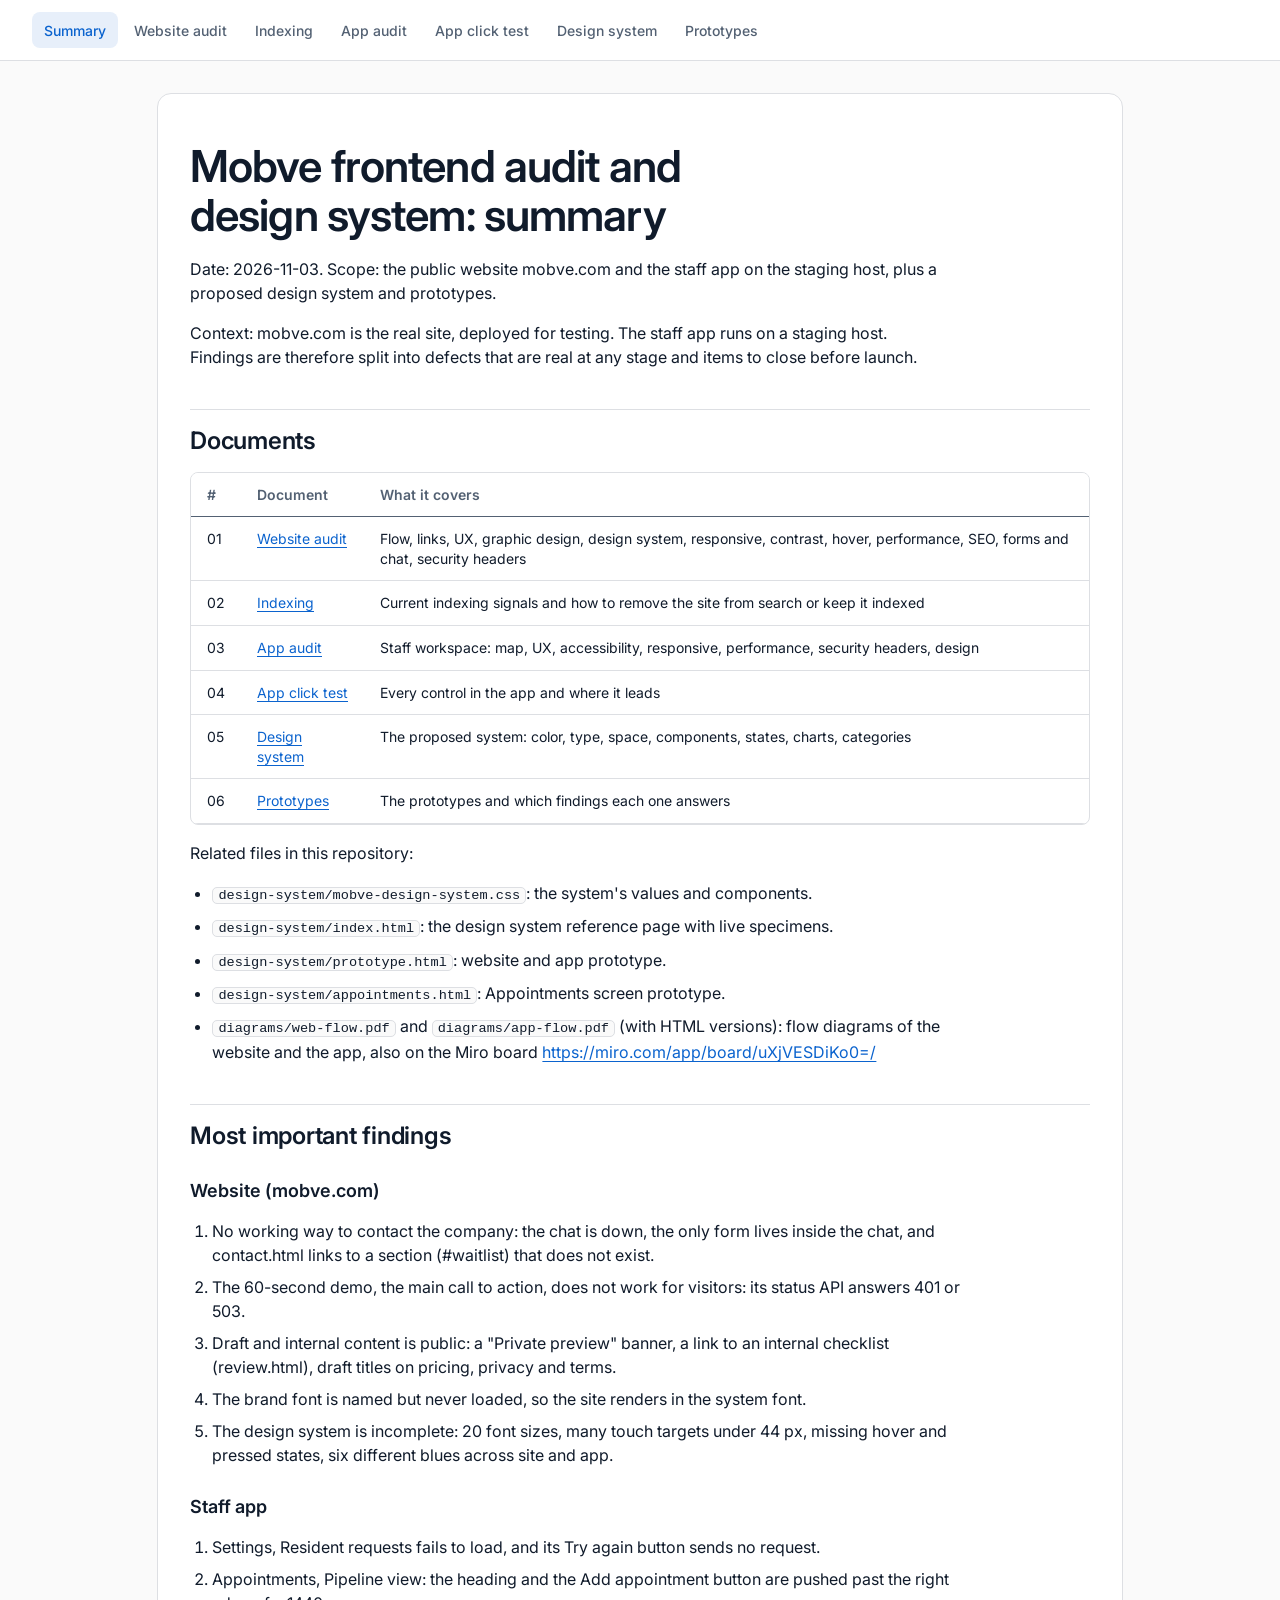
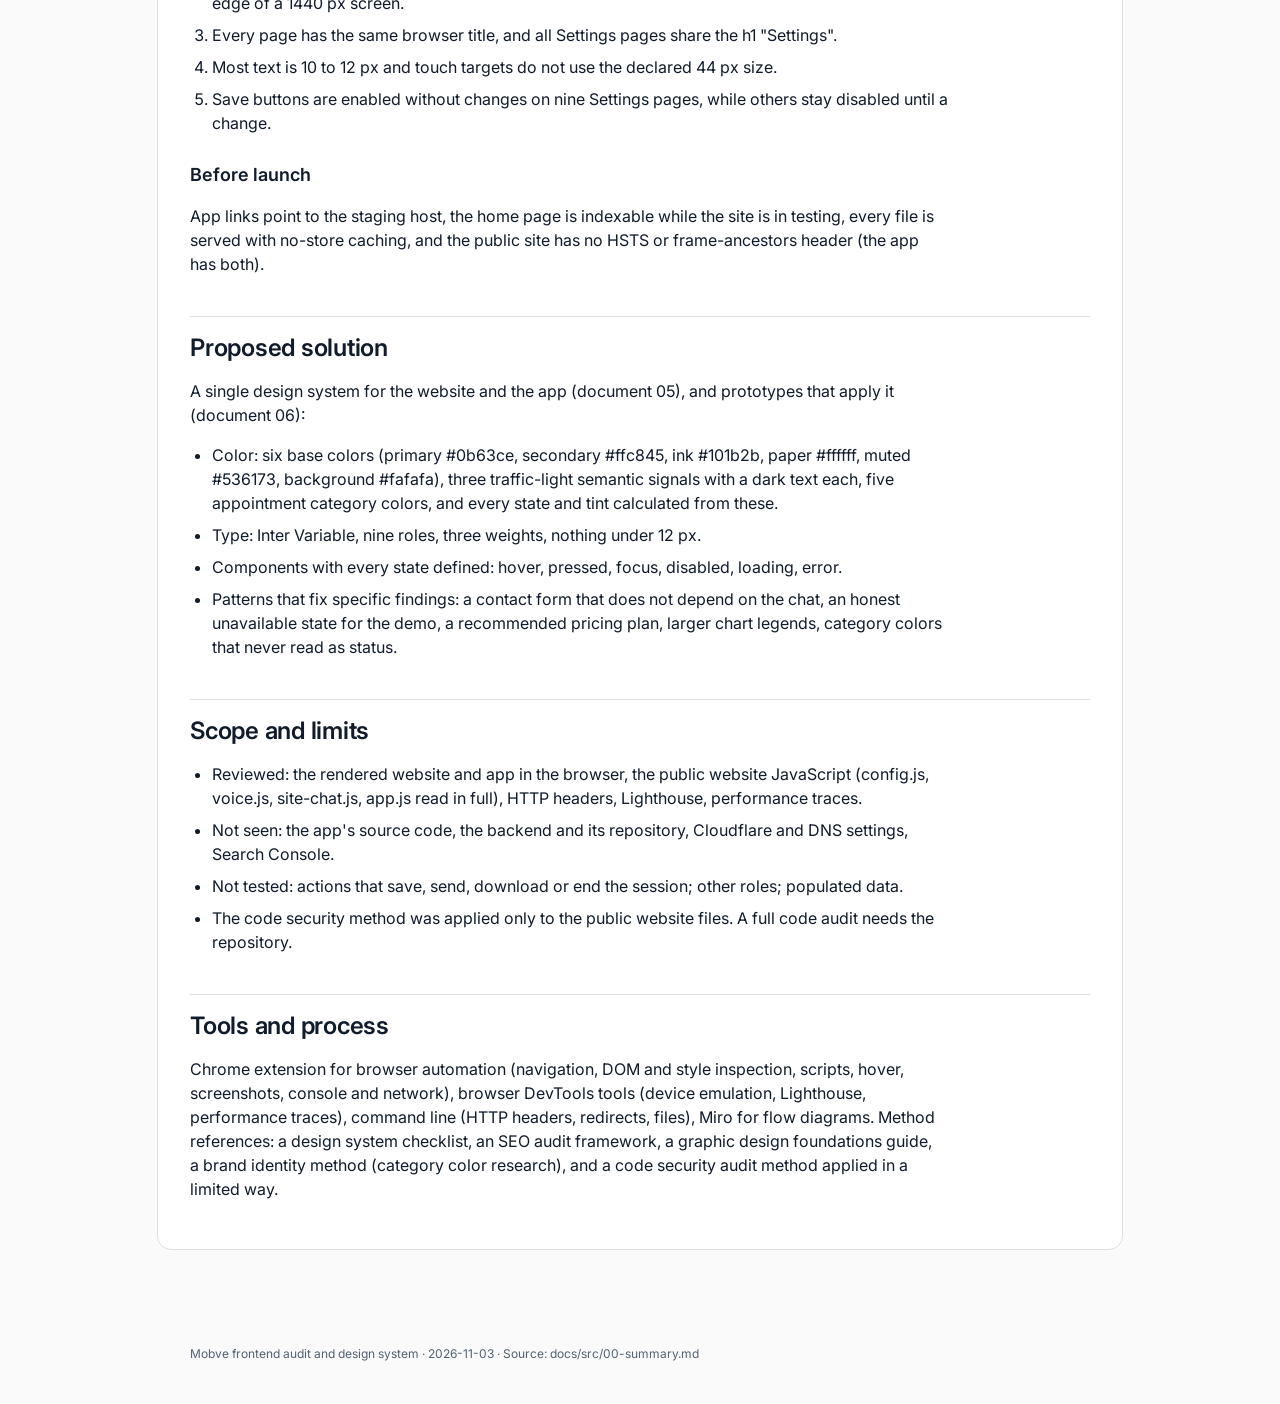
<file: docs/html/index.html>
<!DOCTYPE html>
<html lang="en">
<head>
<meta charset="utf-8">
<meta name="viewport" content="width=device-width,initial-scale=1">
<title>Mobve frontend audit and design system: summary | Mobve audit</title>
<link rel="preconnect" href="https://fonts.googleapis.com">
<link rel="preconnect" href="https://fonts.gstatic.com" crossorigin>
<link href="https://fonts.googleapis.com/css2?family=Inter:wght@400;500;600&amp;display=swap" rel="stylesheet">
<link rel="stylesheet" href="../../design-system/mobve-design-system.css">
<style>
:root { --font-sans: "Inter", "Inter Variable", system-ui, -apple-system, "Segoe UI", Roboto, Arial, sans-serif; color-scheme: light; }
body { background: var(--color-bg); }
.docnav { display: flex; flex-wrap: wrap; gap: var(--space-1); padding: var(--space-3) var(--gutter); background: var(--color-paper); border-bottom: 1px solid var(--color-divider); }
.docnav a { display: inline-flex; align-items: center; min-height: 36px; padding: 0 var(--space-3); border-radius: var(--radius-sm); color: var(--color-muted); font-size: var(--fs-ui); font-weight: var(--fw-medium); text-decoration: none; }
.docnav a:hover { background: var(--color-tint); color: var(--color-primary); }
.docnav a[aria-current="page"] { background: var(--color-tint); color: var(--color-primary); }
.doc { max-width: 900px; margin: var(--space-6) auto var(--space-9); padding: var(--space-7) var(--space-6); background: var(--color-paper); border: 1px solid var(--color-divider); border-radius: var(--radius-md); display: grid; gap: var(--space-4); }
.doc h1 { font-size: clamp(2rem, 1.5rem + 2vw, 2.75rem); line-height: 1.12; }
.doc h2 { font-size: var(--fs-h3); line-height: var(--lh-h3); letter-spacing: var(--ls-h3); margin-top: var(--space-5); padding-top: var(--space-4); border-top: 1px solid var(--color-divider); }
.doc h3 { font-size: 1.125rem; line-height: 1.35; letter-spacing: 0; margin-top: var(--space-3); }
.doc p, .doc li { max-width: 75ch; }
.doc ul, .doc ol { margin: 0; padding-left: 1.4rem; display: grid; gap: var(--space-2); }
.doc code { font-size: 0.85em; background: var(--color-bg); border: 1px solid var(--color-divider); padding: 0 5px; border-radius: 5px; overflow-wrap: anywhere; }
.table-wrap { overflow-x: auto; border: 1px solid var(--color-divider); border-radius: var(--radius-sm); }
.doc .table th, .doc .table td { vertical-align: top; }
.docfoot { max-width: 900px; margin: 0 auto var(--space-7); padding: 0 var(--space-6); }
@page { size: A4; margin: 16mm 14mm; }
@media print {
  body { background: #fff; }
  .docnav, .docfoot { display: none; }
  .doc { margin: 0; padding: 0; border: 0; max-width: none; }
  .doc h2 { break-after: avoid; }
  .doc h3 { break-after: avoid; }
  .table-wrap { overflow: visible; border: 0; }
  .doc .table { font-size: 11px; }
  .doc .table tr { break-inside: avoid; }
  a { color: var(--color-ink); }
}
</style>
</head>
<body>
<nav class="docnav" aria-label="Documents"><a href="00-summary.html" aria-current="page">Summary</a><a href="01-website-audit.html">Website audit</a><a href="02-indexing.html">Indexing</a><a href="03-app-audit.html">App audit</a><a href="04-app-click-test.html">App click test</a><a href="05-design-system.html">Design system</a><a href="06-prototypes.html">Prototypes</a></nav>
<main class="doc">
<h1 id="mobve-frontend-audit-and-design-system-summary">Mobve frontend audit and design system: summary</h1>
<p>Date: 2026-11-03. Scope: the public website mobve.com and the staff app on the staging host, plus a proposed design system and prototypes.</p>
<p>Context: mobve.com is the real site, deployed for testing. The staff app runs on a staging host. Findings are therefore split into defects that are real at any stage and items to close before launch.</p>
<h2 id="documents">Documents</h2>
<div class="table-wrap"><table class="table"><thead><tr><th>#</th><th>Document</th><th>What it covers</th></tr></thead><tbody><tr><td>01</td><td><a href="01-website-audit.html">Website audit</a></td><td>Flow, links, UX, graphic design, design system, responsive, contrast, hover, performance, SEO, forms and chat, security headers</td></tr><tr><td>02</td><td><a href="02-indexing.html">Indexing</a></td><td>Current indexing signals and how to remove the site from search or keep it indexed</td></tr><tr><td>03</td><td><a href="03-app-audit.html">App audit</a></td><td>Staff workspace: map, UX, accessibility, responsive, performance, security headers, design</td></tr><tr><td>04</td><td><a href="04-app-click-test.html">App click test</a></td><td>Every control in the app and where it leads</td></tr><tr><td>05</td><td><a href="05-design-system.html">Design system</a></td><td>The proposed system: color, type, space, components, states, charts, categories</td></tr><tr><td>06</td><td><a href="06-prototypes.html">Prototypes</a></td><td>The prototypes and which findings each one answers</td></tr></tbody></table></div>
<p>Related files in this repository:</p>
<ul><li><code>design-system/mobve-design-system.css</code>: the system's values and components.</li><li><code>design-system/index.html</code>: the design system reference page with live specimens.</li><li><code>design-system/prototype.html</code>: website and app prototype.</li><li><code>design-system/appointments.html</code>: Appointments screen prototype.</li><li><code>diagrams/web-flow.pdf</code> and <code>diagrams/app-flow.pdf</code> (with HTML versions): flow diagrams of the website and the app, also on the Miro board <a href="https://miro.com/app/board/uXjVESDiKo0=/">https://miro.com/app/board/uXjVESDiKo0=/</a></li></ul>
<h2 id="most-important-findings">Most important findings</h2>
<h3 id="website-mobve-com">Website (mobve.com)</h3>
<ol><li>No working way to contact the company: the chat is down, the only form lives inside the chat, and contact.html links to a section (#waitlist) that does not exist.</li><li>The 60-second demo, the main call to action, does not work for visitors: its status API answers 401 or 503.</li><li>Draft and internal content is public: a "Private preview" banner, a link to an internal checklist (review.html), draft titles on pricing, privacy and terms.</li><li>The brand font is named but never loaded, so the site renders in the system font.</li><li>The design system is incomplete: 20 font sizes, many touch targets under 44 px, missing hover and pressed states, six different blues across site and app.</li></ol>
<h3 id="staff-app">Staff app</h3>
<ol><li>Settings, Resident requests fails to load, and its Try again button sends no request.</li><li>Appointments, Pipeline view: the heading and the Add appointment button are pushed past the right edge of a 1440 px screen.</li><li>Every page has the same browser title, and all Settings pages share the h1 "Settings".</li><li>Most text is 10 to 12 px and touch targets do not use the declared 44 px size.</li><li>Save buttons are enabled without changes on nine Settings pages, while others stay disabled until a change.</li></ol>
<h3 id="before-launch">Before launch</h3>
<p>App links point to the staging host, the home page is indexable while the site is in testing, every file is served with no-store caching, and the public site has no HSTS or frame-ancestors header (the app has both).</p>
<h2 id="proposed-solution">Proposed solution</h2>
<p>A single design system for the website and the app (document 05), and prototypes that apply it (document 06):</p>
<ul><li>Color: six base colors (primary #0b63ce, secondary #ffc845, ink #101b2b, paper #ffffff, muted #536173, background #fafafa), three traffic-light semantic signals with a dark text each, five appointment category colors, and every state and tint calculated from these.</li><li>Type: Inter Variable, nine roles, three weights, nothing under 12 px.</li><li>Components with every state defined: hover, pressed, focus, disabled, loading, error.</li><li>Patterns that fix specific findings: a contact form that does not depend on the chat, an honest unavailable state for the demo, a recommended pricing plan, larger chart legends, category colors that never read as status.</li></ul>
<h2 id="scope-and-limits">Scope and limits</h2>
<ul><li>Reviewed: the rendered website and app in the browser, the public website JavaScript (config.js, voice.js, site-chat.js, app.js read in full), HTTP headers, Lighthouse, performance traces.</li><li>Not seen: the app's source code, the backend and its repository, Cloudflare and DNS settings, Search Console.</li><li>Not tested: actions that save, send, download or end the session; other roles; populated data.</li><li>The code security method was applied only to the public website files. A full code audit needs the repository.</li></ul>
<h2 id="tools-and-process">Tools and process</h2>
<p>Chrome extension for browser automation (navigation, DOM and style inspection, scripts, hover, screenshots, console and network), browser DevTools tools (device emulation, Lighthouse, performance traces), command line (HTTP headers, redirects, files), Miro for flow diagrams. Method references: a design system checklist, an SEO audit framework, a graphic design foundations guide, a brand identity method (category color research), and a code security audit method applied in a limited way.</p>
</main>
<footer class="docfoot caption">Mobve frontend audit and design system · 2026-11-03 · Source: docs/src/00-summary.md</footer>
</body>
</html>
</file>
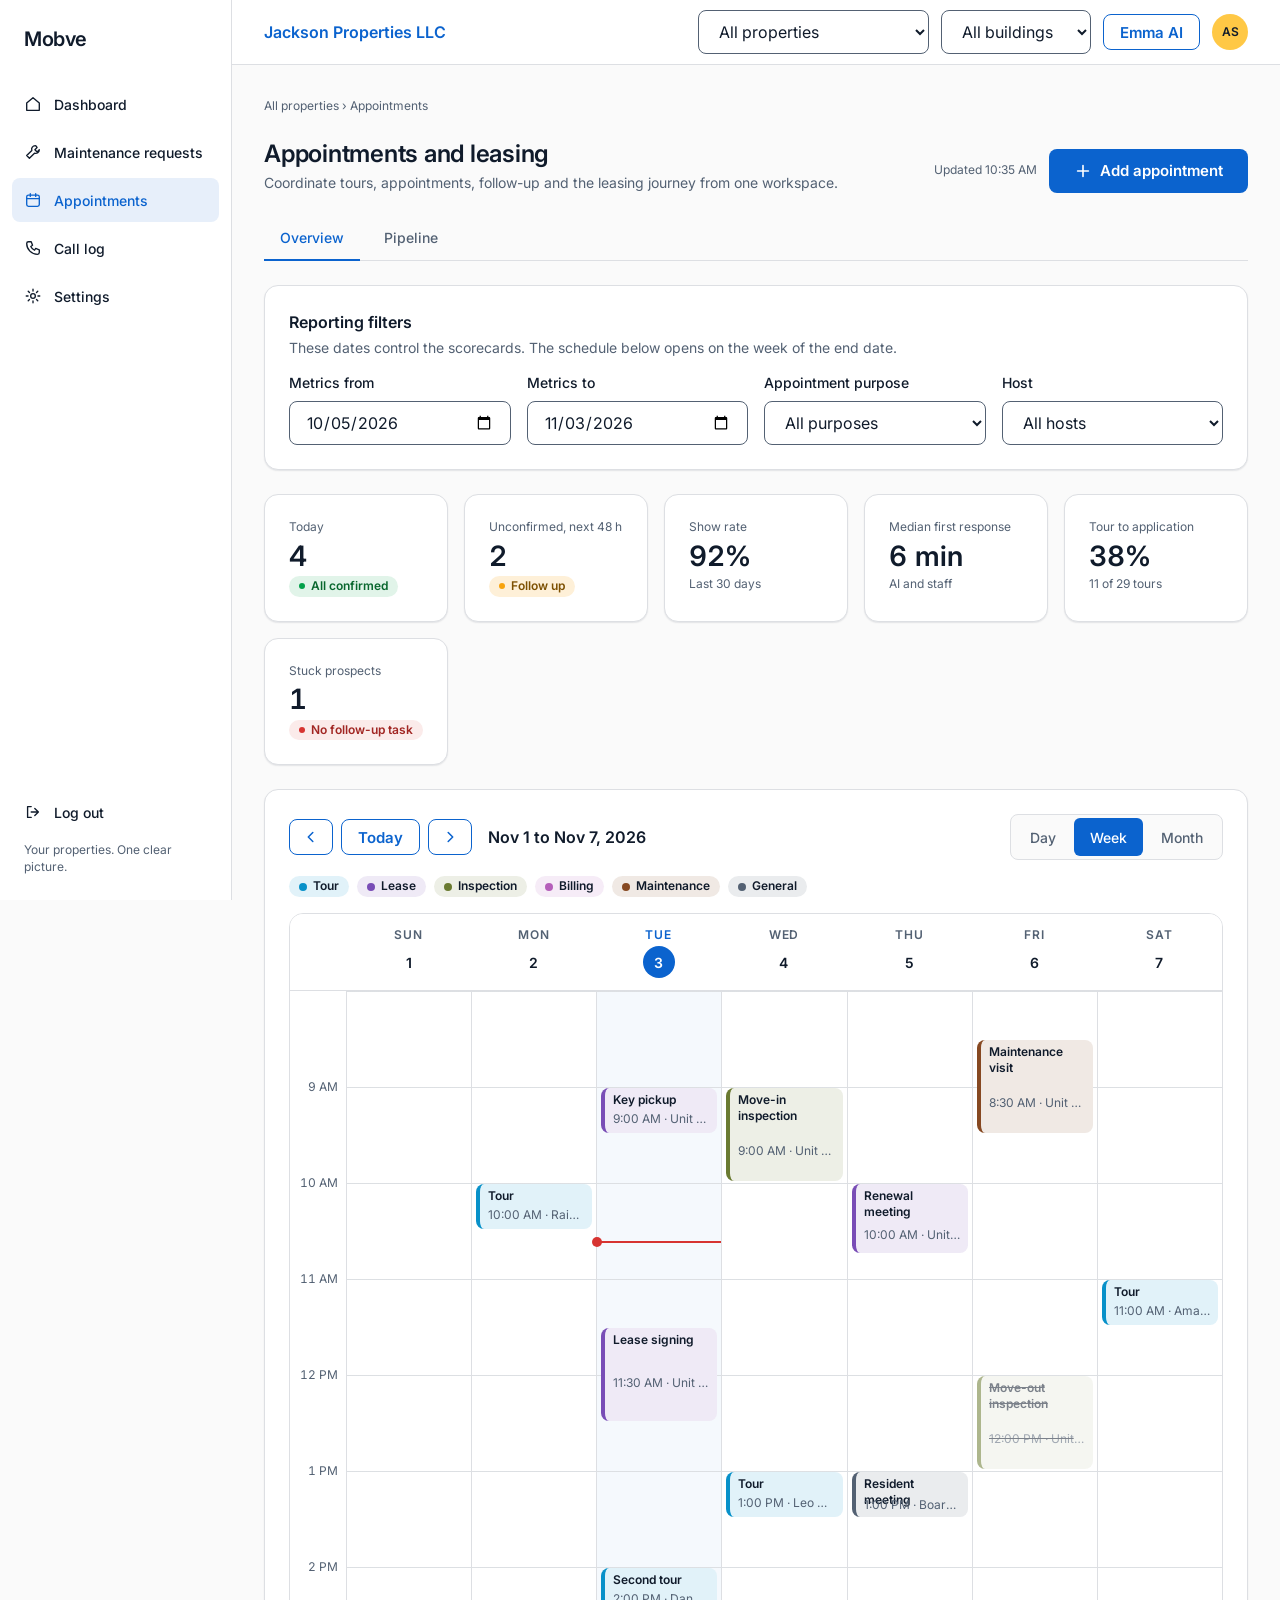
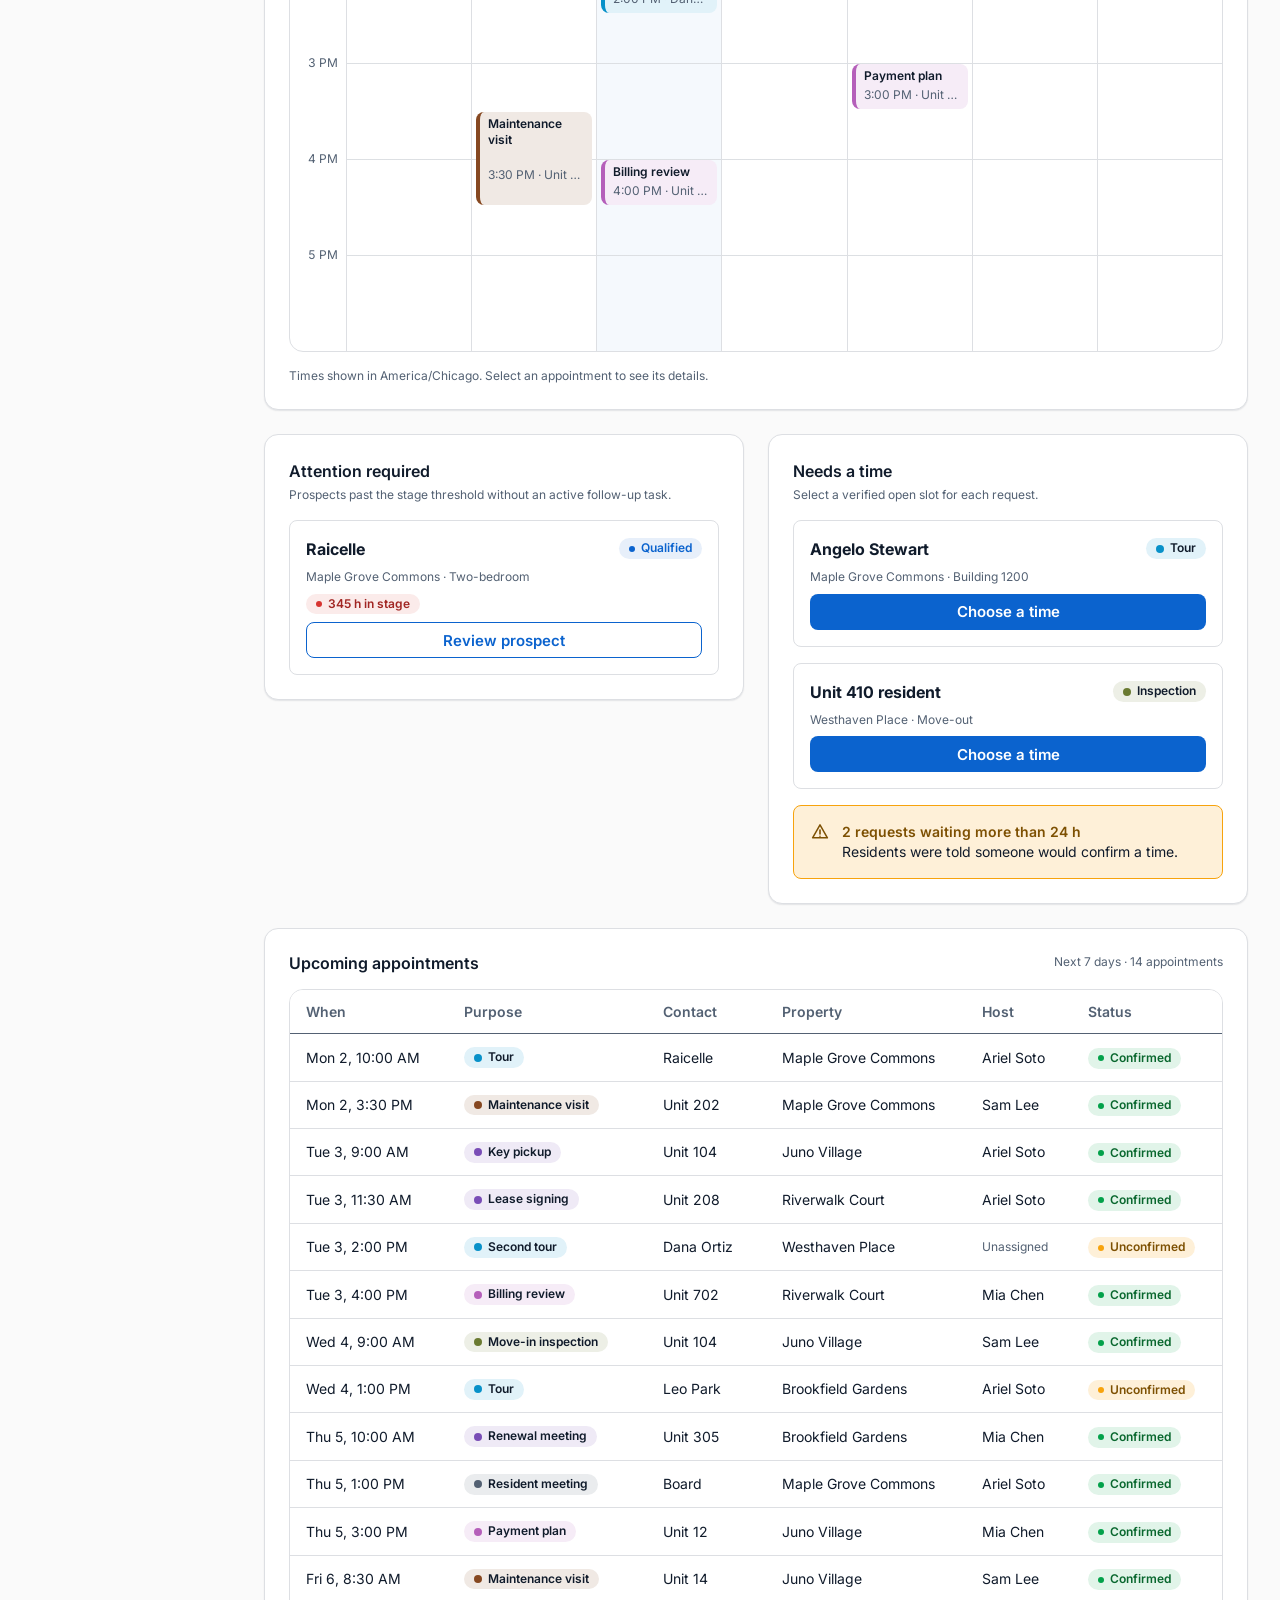
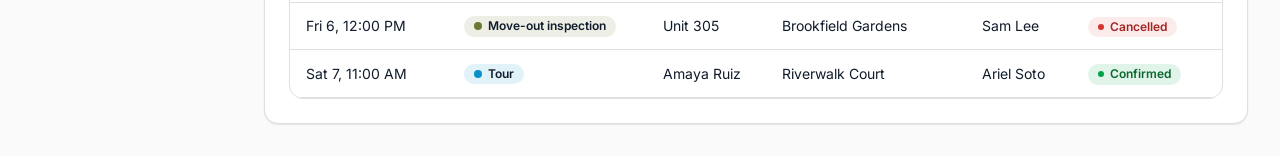
<file: design-system/appointments.html>
<!DOCTYPE html>
<html lang="en">
<head>
<meta charset="utf-8">
<meta name="viewport" content="width=device-width,initial-scale=1">
<title>Mobve Appointments Prototype</title>
<link rel="preconnect" href="https://fonts.googleapis.com">
<link rel="preconnect" href="https://fonts.gstatic.com" crossorigin>
<link href="https://fonts.googleapis.com/css2?family=Inter:wght@400;500;600&amp;display=swap" rel="stylesheet">
<link rel="stylesheet" href="mobve-design-system.css">
<style>
/* Layout idea: the staff app's Appointments overview, same structure as the current screen, rebuilt with the system's tokens. */
:root { --font-sans: "Inter", "Inter Variable", system-ui, -apple-system, "Segoe UI", Roboto, Arial, sans-serif; color-scheme: light; --hour: 96px; }
body { background: var(--color-bg); }
.app { display: grid; grid-template-columns: 232px minmax(0, 1fr); min-height: 100vh; }
@media (max-width: 960px) { .app { grid-template-columns: minmax(0, 1fr); } .side { display: none; } }
.side { display: flex; flex-direction: column; gap: var(--space-1); padding: var(--space-5) var(--space-3); background: var(--color-paper); border-right: 1px solid var(--color-divider); position: sticky; top: 0; height: 100vh; box-sizing: border-box; }
.wordmark { padding: 0 var(--space-3) var(--space-5); font-size: 1.25rem; font-weight: var(--fw-semibold); letter-spacing: -0.02em; color: var(--color-ink); text-decoration: none; }
.side-link { display: flex; align-items: center; gap: var(--space-3); min-height: var(--control-h); padding: 0 var(--space-3); border-radius: var(--radius-sm); color: var(--color-ink); text-decoration: none; font-size: var(--fs-ui); font-weight: var(--fw-medium); transition: background-color var(--dur-fast) var(--ease-standard); }
.side-link:hover { background: var(--color-tint); color: var(--color-ink); }
.side-link[aria-current="page"] { background: var(--color-tint); color: var(--color-primary); }
.side-link svg { width: 18px; height: 18px; flex: none; }
.side-bottom { margin-top: auto; display: grid; gap: var(--space-2); }
.main { min-width: 0; display: grid; align-content: start; }
.top { display: flex; align-items: center; justify-content: space-between; gap: var(--space-4); min-height: 64px; padding: 0 var(--space-6); background: var(--color-paper); border-bottom: 1px solid var(--color-divider); position: sticky; top: 0; z-index: 5; }
.top .company { font-weight: var(--fw-semibold); color: var(--color-primary); }
.top .tools { display: flex; align-items: center; gap: var(--space-3); flex-wrap: wrap; }
.top .select { width: auto; min-width: 150px; }
.avatar { display: inline-grid; place-items: center; width: 36px; height: 36px; border-radius: 50%; background: var(--color-secondary); color: var(--color-ink); font-size: var(--fs-caption); font-weight: var(--fw-semibold); }
.body { display: grid; gap: var(--space-5); padding: var(--space-6); }
.crumb { font-size: var(--fs-caption); color: var(--color-muted); }
.page-head { display: flex; flex-wrap: wrap; align-items: end; justify-content: space-between; gap: var(--space-4); }
.page-head h1 { font-size: var(--fs-h3); line-height: var(--lh-h3); letter-spacing: var(--ls-h3); }
.filters { display: grid; gap: var(--space-4); grid-template-columns: repeat(auto-fit, minmax(180px, 1fr)); align-items: end; }
.filters .field { max-width: none; }
.scores { display: grid; gap: var(--space-4); grid-template-columns: repeat(auto-fit, minmax(160px, 1fr)); }
.score { display: grid; gap: var(--space-1); align-content: start; }
.score b { font-size: 1.75rem; line-height: 1.15; font-weight: var(--fw-semibold); font-variant-numeric: tabular-nums; }
.layout { display: grid; gap: var(--space-5); grid-template-columns: minmax(0, 1fr) 300px; align-items: start; }
@media (max-width: 1500px) { .layout { grid-template-columns: minmax(0, 1fr); } .layout > .side-panels { grid-template-columns: repeat(auto-fit, minmax(300px, 1fr)); } }
.sched-head { display: flex; flex-wrap: wrap; align-items: center; justify-content: space-between; gap: var(--space-3); }
.nav-group { display: flex; align-items: center; gap: var(--space-2); }
.nav-group h2 { font-size: var(--fs-body); line-height: var(--lh-body); letter-spacing: 0; font-weight: var(--fw-semibold); margin-left: var(--space-2); }
.icon-btn { width: var(--control-h); padding: 0; }
.icon-btn svg { width: 18px; height: 18px; }
.seg { display: inline-flex; padding: 3px; gap: 2px; border-radius: var(--radius-sm); background: var(--color-bg); border: 1px solid var(--color-divider); }
.seg button { min-height: 38px; padding: 0 var(--space-4); border: 0; border-radius: 6px; background: none; color: var(--color-muted); font: inherit; font-size: var(--fs-ui); font-weight: var(--fw-medium); cursor: pointer; transition: background-color var(--dur-fast) var(--ease-standard), color var(--dur-fast) var(--ease-standard); }
.seg button:hover { color: var(--color-ink); background: var(--color-paper); }
.seg button[aria-pressed="true"] { background: var(--color-primary); color: var(--color-paper); }
.legend-cats { display: flex; flex-wrap: wrap; gap: var(--space-2); }
.cal-wrap { overflow-x: auto; border: 1px solid var(--color-divider); border-radius: var(--radius-md); background: var(--color-paper); }
.cal { display: grid; grid-template-columns: 56px repeat(7, minmax(96px, 1fr)); min-width: 730px; }
.cal-h { position: sticky; top: 0; display: grid; justify-items: center; gap: 2px; padding: var(--space-3) var(--space-2); border-bottom: 1px solid var(--color-divider); background: var(--color-paper); }
.cal-h span { font-size: var(--fs-caption); font-weight: var(--fw-semibold); letter-spacing: var(--ls-eyebrow); color: var(--color-muted); }
.cal-h b { display: inline-grid; place-items: center; width: 32px; height: 32px; border-radius: 50%; font-size: var(--fs-ui); font-weight: var(--fw-semibold); }
.cal-h.is-today b { background: var(--color-primary); color: var(--color-paper); }
.cal-h.is-today span { color: var(--color-primary); }
.times { position: relative; height: calc(var(--hour) * 10); }
.times span { position: absolute; right: var(--space-2); transform: translateY(-50%); font-size: var(--fs-caption); color: var(--color-muted); font-variant-numeric: tabular-nums; }
.day { position: relative; height: calc(var(--hour) * 10); border-left: 1px solid var(--color-divider); background-image: repeating-linear-gradient(to bottom, var(--color-divider) 0 1px, transparent 1px var(--hour)); }
.day.is-today { background-color: color-mix(in srgb, var(--color-primary) 4%, var(--color-paper)); }
.day .event { position: absolute; left: 4px; right: 4px; overflow: hidden; box-sizing: border-box; padding: 4px var(--space-2); cursor: pointer; transition: box-shadow var(--dur-fast) var(--ease-standard), transform var(--dur-fast) var(--ease-standard); }
.day .event:hover { box-shadow: var(--shadow-2); transform: translateY(-1px); }
.day .event:focus-visible { outline-offset: 1px; }
.day .event b { font-size: var(--fs-caption); line-height: 1.3; display: -webkit-box; -webkit-box-orient: vertical; -webkit-line-clamp: 2; overflow: hidden; overflow-wrap: anywhere; }
.day .event span { font-size: var(--fs-caption); color: var(--color-muted); white-space: nowrap; overflow: hidden; text-overflow: ellipsis; }
.now { position: absolute; left: 0; right: 0; height: 2px; background: var(--color-danger); z-index: 2; }
.now::before { content: ""; position: absolute; left: -5px; top: -4px; width: 10px; height: 10px; border-radius: 50%; background: var(--color-danger); }
.panel { display: grid; gap: var(--space-4); align-content: start; }
.panel h3 { font-size: var(--fs-body); line-height: var(--lh-body); letter-spacing: 0; }
.person { display: grid; gap: var(--space-2); padding: var(--space-4); border: 1px solid var(--color-divider); border-radius: var(--radius-sm); }
.person-top { display: flex; justify-content: space-between; align-items: center; gap: var(--space-2); }
.list-wrap { overflow-x: auto; border: 1px solid var(--color-divider); border-radius: var(--radius-md); background: var(--color-paper); }
.list-wrap .table { min-width: 760px; }
.detail { display: none; }
.detail.is-open { display: grid; }
@media print { @page { size: 381mm 268mm; margin: 0; } html { -webkit-print-color-adjust: exact; print-color-adjust: exact; } }
@media print { .side, .top { position: static; height: auto; } }
@media print { .app { display: flex; align-items: flex-start; } .app > .side { width: 232px; flex: none; } .app > .main { flex: 1; min-width: 0; } }
@media print { .app > .side { display: flex !important; } }
@media print { .card { break-inside: avoid; } }
</style>
</head>
<body>
<svg width="0" height="0" style="position:absolute" aria-hidden="true"><defs>
<symbol id="i-home" viewBox="0 0 20 20"><path d="M3 9l7-6 7 6v8H3z" fill="none" stroke="currentColor" stroke-width="1.5" stroke-linejoin="round"/></symbol>
<symbol id="i-wrench" viewBox="0 0 20 20"><path d="M12.5 3a4 4 0 00-3.8 5.3L3 14l3 3 5.7-5.7A4 4 0 0017 7.5l-2.4 2.4-2.5-2.5L14.5 5A4 4 0 0012.5 3z" fill="none" stroke="currentColor" stroke-width="1.5" stroke-linejoin="round"/></symbol>
<symbol id="i-cal" viewBox="0 0 20 20"><rect x="3" y="4.5" width="14" height="12.5" rx="2" fill="none" stroke="currentColor" stroke-width="1.5"/><path d="M3 8.5h14M7 3v3M13 3v3" stroke="currentColor" stroke-width="1.5" stroke-linecap="round"/></symbol>
<symbol id="i-phone" viewBox="0 0 20 20"><path d="M5 3h3l1.5 4-2 1.3a9 9 0 004.2 4.2L13 10.5l4 1.5v3a2 2 0 01-2 2A12 12 0 013 5a2 2 0 012-2z" fill="none" stroke="currentColor" stroke-width="1.5" stroke-linejoin="round"/></symbol>
<symbol id="i-gear" viewBox="0 0 20 20"><circle cx="10" cy="10" r="2.6" fill="none" stroke="currentColor" stroke-width="1.5"/><path d="M10 2.5v2M10 15.5v2M2.5 10h2M15.5 10h2M4.7 4.7l1.4 1.4M13.9 13.9l1.4 1.4M4.7 15.3l1.4-1.4M13.9 6.1l1.4-1.4" stroke="currentColor" stroke-width="1.5" stroke-linecap="round"/></symbol>
<symbol id="i-out" viewBox="0 0 20 20"><path d="M8 4H4v12h4M12 6l4 4-4 4M16 10H8" fill="none" stroke="currentColor" stroke-width="1.5" stroke-linecap="round" stroke-linejoin="round"/></symbol>
<symbol id="i-left" viewBox="0 0 20 20"><path d="M12 5l-5 5 5 5" fill="none" stroke="currentColor" stroke-width="1.7" stroke-linecap="round" stroke-linejoin="round"/></symbol>
<symbol id="i-right" viewBox="0 0 20 20"><path d="M8 5l5 5-5 5" fill="none" stroke="currentColor" stroke-width="1.7" stroke-linecap="round" stroke-linejoin="round"/></symbol>
<symbol id="i-plus" viewBox="0 0 20 20"><path d="M10 4v12M4 10h12" stroke="currentColor" stroke-width="1.8" stroke-linecap="round"/></symbol>
<symbol id="i-warn" viewBox="0 0 20 20"><path d="M10 2.8l7.4 13H2.6z" fill="none" stroke="currentColor" stroke-width="1.5" stroke-linejoin="round"/><path d="M10 8v4M10 14.2v.1" stroke="currentColor" stroke-width="1.6" stroke-linecap="round"/></symbol>
</defs></svg>

<div class="app">
  <aside class="side" aria-label="Workspace">
    <a class="wordmark" href="#">Mobve</a>
    <a class="side-link" href="#"><svg aria-hidden="true"><use href="#i-home"/></svg>Dashboard</a>
    <a class="side-link" href="#"><svg aria-hidden="true"><use href="#i-wrench"/></svg>Maintenance requests</a>
    <a class="side-link" href="#" aria-current="page"><svg aria-hidden="true"><use href="#i-cal"/></svg>Appointments</a>
    <a class="side-link" href="#"><svg aria-hidden="true"><use href="#i-phone"/></svg>Call log</a>
    <a class="side-link" href="#"><svg aria-hidden="true"><use href="#i-gear"/></svg>Settings</a>
    <div class="side-bottom">
      <a class="side-link" href="#"><svg aria-hidden="true"><use href="#i-out"/></svg>Log out</a>
      <span class="caption" style="padding:0 var(--space-3)">Your properties. One clear picture.</span>
    </div>
  </aside>

  <div class="main">
    <header class="top">
      <span class="company">Jackson Properties LLC</span>
      <div class="tools">
        <label for="pp" style="position:absolute;left:-9999px">Property</label>
        <select class="select" id="pp"><option>All properties</option><option>Brookfield Gardens</option><option>Juno Village</option><option>Maple Grove Commons</option><option>Riverwalk Court</option><option>Westhaven Place</option></select>
        <label for="bb" style="position:absolute;left:-9999px">Building</label>
        <select class="select" id="bb"><option>All buildings</option></select>
        <button class="btn btn--secondary btn--compact" type="button">Emma AI</button>
        <span class="avatar" aria-label="Ariel Soto">AS</span>
      </div>
    </header>

    <div class="body">
      <span class="crumb">All properties › Appointments</span>
      <div class="page-head">
        <div style="display:grid;gap:var(--space-1)">
          <h1>Appointments and leasing</h1>
          <span class="caption" style="font-size:var(--fs-ui)">Coordinate tours, appointments, follow-up and the leasing journey from one workspace.</span>
        </div>
        <div style="display:flex;align-items:center;gap:var(--space-3);flex-wrap:wrap">
          <span class="caption">Updated 10:35 AM</span>
          <button class="btn btn--primary" type="button"><svg width="18" height="18" aria-hidden="true"><use href="#i-plus"/></svg>Add appointment</button>
        </div>
      </div>

      <div class="tabs" role="tablist" aria-label="Appointments view">
        <button class="tab" role="tab" type="button" aria-selected="true" id="tab-o">Overview</button>
        <button class="tab" role="tab" type="button" aria-selected="false" id="tab-p">Pipeline</button>
      </div>

      <div class="card" style="display:grid;gap:var(--space-4)">
        <div style="display:grid;gap:var(--space-1)"><h3 style="font-size:var(--fs-body);line-height:var(--lh-body);letter-spacing:0">Reporting filters</h3><span class="caption" style="font-size:var(--fs-ui)">These dates control the scorecards. The schedule below opens on the week of the end date.</span></div>
        <div class="filters">
          <div class="field"><label for="mf">Metrics from</label><input class="input" id="mf" type="date" value="2026-10-05"></div>
          <div class="field"><label for="mt">Metrics to</label><input class="input" id="mt" type="date" value="2026-11-03"></div>
          <div class="field"><label for="ap">Appointment purpose</label><select class="select" id="ap"><option>All purposes</option><option>Tour</option><option>Second tour</option><option>Lease signing</option><option>Renewal meeting</option><option>Document review</option><option>Key pickup</option><option>Move-in inspection</option><option>Move-out inspection</option><option>Move-in</option><option>Maintenance visit</option><option>Billing or payment consultation</option><option>General</option></select></div>
          <div class="field"><label for="ho">Host</label><select class="select" id="ho"><option>All hosts</option><option>Assigned to me</option><option>Unassigned</option></select></div>
        </div>
      </div>

      <div class="scores">
        <div class="card score"><span class="caption">Today</span><b>4</b><span class="badge badge--success" style="width:fit-content">All confirmed</span></div>
        <div class="card score"><span class="caption">Unconfirmed, next 48 h</span><b>2</b><span class="badge badge--warning" style="width:fit-content">Follow up</span></div>
        <div class="card score"><span class="caption">Show rate</span><b>92%</b><span class="caption">Last 30 days</span></div>
        <div class="card score"><span class="caption">Median first response</span><b>6 min</b><span class="caption">AI and staff</span></div>
        <div class="card score"><span class="caption">Tour to application</span><b>38%</b><span class="caption">11 of 29 tours</span></div>
        <div class="card score"><span class="caption">Stuck prospects</span><b>1</b><span class="badge badge--danger" style="width:fit-content">No follow-up task</span></div>
      </div>

      <div class="layout">
        <div class="card" style="display:grid;gap:var(--space-4);min-width:0">
          <div class="sched-head">
            <div class="nav-group">
              <button class="btn btn--secondary btn--compact icon-btn" type="button" aria-label="Previous week"><svg aria-hidden="true"><use href="#i-left"/></svg></button>
              <button class="btn btn--secondary btn--compact" type="button">Today</button>
              <button class="btn btn--secondary btn--compact icon-btn" type="button" aria-label="Next week"><svg aria-hidden="true"><use href="#i-right"/></svg></button>
              <h2>Nov 1 to Nov 7, 2026</h2>
            </div>
            <div class="seg" role="group" aria-label="Calendar range">
              <button type="button" aria-pressed="false">Day</button>
              <button type="button" aria-pressed="true">Week</button>
              <button type="button" aria-pressed="false">Month</button>
            </div>
          </div>
          <div class="legend-cats" aria-label="Appointment categories">
            <span class="cat cat--tour">Tour</span><span class="cat cat--lease">Lease</span><span class="cat cat--inspection">Inspection</span><span class="cat cat--billing">Billing</span><span class="cat cat--maintenance">Maintenance</span><span class="cat">General</span>
          </div>
          <div class="cal-wrap" tabindex="0" role="region" aria-label="Week schedule, November 1 to 7">
            <div class="cal" id="cal"></div>
          </div>
          <span class="caption">Times shown in America/Chicago. Select an appointment to see its details.</span>
          <div class="card detail" id="detail" style="box-shadow:none">
            <div style="display:flex;justify-content:space-between;align-items:center;gap:var(--space-3);flex-wrap:wrap"><h3 id="d-title" style="font-size:var(--fs-body);letter-spacing:0"></h3><span id="d-cat"></span></div>
            <span class="caption" id="d-when" style="font-size:var(--fs-ui)"></span>
            <span id="d-where"></span>
            <div style="display:flex;gap:var(--space-3);flex-wrap:wrap"><button class="btn btn--primary btn--compact" type="button">Confirm</button><button class="btn btn--secondary btn--compact" type="button">Reschedule</button><button class="btn btn--ghost btn--compact" type="button" id="d-close">Close</button></div>
          </div>
        </div>

        <div class="side-panels" style="display:grid;gap:var(--space-5);align-items:start">
          <div class="card panel">
            <div style="display:grid;gap:var(--space-1)"><h3>Attention required</h3><span class="caption">Prospects past the stage threshold without an active follow-up task.</span></div>
            <div class="person">
              <div class="person-top"><b>Raicelle</b><span class="badge badge--primary">Qualified</span></div>
              <span class="caption">Maple Grove Commons · Two-bedroom</span>
              <span class="badge badge--danger" style="width:fit-content">345 h in stage</span>
              <button class="btn btn--secondary btn--compact" type="button">Review prospect</button>
            </div>
          </div>
          <div class="card panel">
            <div style="display:grid;gap:var(--space-1)"><h3>Needs a time</h3><span class="caption">Select a verified open slot for each request.</span></div>
            <div class="person">
              <div class="person-top"><b>Angelo Stewart</b><span class="cat cat--tour">Tour</span></div>
              <span class="caption">Maple Grove Commons · Building 1200</span>
              <button class="btn btn--primary btn--compact" type="button">Choose a time</button>
            </div>
            <div class="person">
              <div class="person-top"><b>Unit 410 resident</b><span class="cat cat--inspection">Inspection</span></div>
              <span class="caption">Westhaven Place · Move-out</span>
              <button class="btn btn--primary btn--compact" type="button">Choose a time</button>
            </div>
            <div class="notice notice--warning" role="status"><svg aria-hidden="true"><use href="#i-warn"/></svg><div><strong>2 requests waiting more than 24 h</strong><span class="notice__body">Residents were told someone would confirm a time.</span></div></div>
          </div>
        </div>
      </div>

      <div class="card" style="display:grid;gap:var(--space-4)">
        <div style="display:flex;justify-content:space-between;align-items:center;gap:var(--space-3);flex-wrap:wrap"><h3 style="font-size:var(--fs-body);letter-spacing:0">Upcoming appointments</h3><span class="caption">Next 7 days · 14 appointments</span></div>
        <div class="list-wrap" tabindex="0" role="region" aria-label="Upcoming appointments">
          <table class="table">
            <thead><tr><th>When</th><th>Purpose</th><th>Contact</th><th>Property</th><th>Host</th><th>Status</th></tr></thead>
            <tbody id="rows"></tbody>
          </table>
        </div>
      </div>
    </div>
  </div>
</div>

<script>
(function () {
  var START = 8, HOURS = 10;
  var days = [
    { d: "SUN", n: 1 }, { d: "MON", n: 2 }, { d: "TUE", n: 3, today: true }, { d: "WED", n: 4 }, { d: "THU", n: 5 }, { d: "FRI", n: 6 }, { d: "SAT", n: 7 }
  ];
  var ev = [
    { day: 1, s: 10, e: 10.5, cat: "tour", t: "Tour", c: "Raicelle", p: "Maple Grove Commons", h: "Ariel Soto", st: "Confirmed" },
    { day: 1, s: 15.5, e: 16.5, cat: "maintenance", t: "Maintenance visit", c: "Unit 202", p: "Maple Grove Commons", h: "Sam Lee", st: "Confirmed" },
    { day: 2, s: 9, e: 9.5, cat: "lease", t: "Key pickup", c: "Unit 104", p: "Juno Village", h: "Ariel Soto", st: "Confirmed" },
    { day: 2, s: 11.5, e: 12.5, cat: "lease", t: "Lease signing", c: "Unit 208", p: "Riverwalk Court", h: "Ariel Soto", st: "Confirmed" },
    { day: 2, s: 14, e: 14.5, cat: "tour", t: "Second tour", c: "Dana Ortiz", p: "Westhaven Place", h: "Unassigned", st: "Unconfirmed" },
    { day: 2, s: 16, e: 16.5, cat: "billing", t: "Billing review", c: "Unit 702", p: "Riverwalk Court", h: "Mia Chen", st: "Confirmed" },
    { day: 3, s: 9, e: 10, cat: "inspection", t: "Move-in inspection", c: "Unit 104", p: "Juno Village", h: "Sam Lee", st: "Confirmed" },
    { day: 3, s: 13, e: 13.5, cat: "tour", t: "Tour", c: "Leo Park", p: "Brookfield Gardens", h: "Ariel Soto", st: "Unconfirmed" },
    { day: 4, s: 10, e: 10.75, cat: "lease", t: "Renewal meeting", c: "Unit 305", p: "Brookfield Gardens", h: "Mia Chen", st: "Confirmed" },
    { day: 4, s: 13, e: 13.5, cat: "general", t: "Resident meeting", c: "Board", p: "Maple Grove Commons", h: "Ariel Soto", st: "Confirmed" },
    { day: 4, s: 15, e: 15.5, cat: "billing", t: "Payment plan", c: "Unit 12", p: "Juno Village", h: "Mia Chen", st: "Confirmed" },
    { day: 5, s: 8.5, e: 9.5, cat: "maintenance", t: "Maintenance visit", c: "Unit 14", p: "Juno Village", h: "Sam Lee", st: "Confirmed" },
    { day: 5, s: 12, e: 13, cat: "inspection", t: "Move-out inspection", c: "Unit 305", p: "Brookfield Gardens", h: "Sam Lee", st: "Cancelled" },
    { day: 6, s: 11, e: 11.5, cat: "tour", t: "Tour", c: "Amaya Ruiz", p: "Riverwalk Court", h: "Ariel Soto", st: "Confirmed" }
  ];
  var catName = { tour: "Tour", lease: "Lease", inspection: "Inspection", billing: "Billing", maintenance: "Maintenance", general: "General" };
  function fmt(x) { var h = Math.floor(x), m = Math.round((x - h) * 60); var ap = h >= 12 ? "PM" : "AM"; var hh = h % 12 || 12; return hh + ":" + String(m).padStart(2, "0") + " " + ap; }
  function el(tag, cls, html) { var e = document.createElement(tag); if (cls) e.className = cls; if (html != null) e.innerHTML = html; return e; }
  function esc(s) { return String(s).replace(/[&<>"]/g, function (c) { return { "&": "&amp;", "<": "&lt;", ">": "&gt;", '"': "&quot;" }[c]; }); }

  var cal = document.getElementById("cal");
  cal.appendChild(el("div", "cal-h", ""));
  days.forEach(function (d) { cal.appendChild(el("div", "cal-h" + (d.today ? " is-today" : ""), "<span>" + d.d + "</span><b>" + d.n + "</b>")); });
  var times = el("div", "times");
  for (var i = 1; i < HOURS; i++) { var s = el("span", null, fmt(START + i).replace(":00", "")); s.style.top = "calc(var(--hour) * " + i + ")"; times.appendChild(s); }
  cal.appendChild(times);
  var cols = days.map(function (d) { var c = el("div", "day" + (d.today ? " is-today" : "")); cal.appendChild(c); return c; });
  var now = el("div", "now"); now.style.top = "calc(var(--hour) * " + (10.6 - START) + ")"; now.setAttribute("aria-hidden", "true"); cols[2].appendChild(now);

  ev.forEach(function (x, idx) {
    var b = el("button", "event event--" + x.cat);
    b.type = "button";
    b.style.top = "calc(var(--hour) * " + (x.s - START) + " + 1px)";
    b.style.height = "calc(var(--hour) * " + (x.e - x.s) + " - 3px)";
    b.style.textAlign = "left";
    b.style.font = "inherit";
    b.style.border = "0";
    b.style.borderLeft = "4px solid var(--cat)";
    b.innerHTML = "<b>" + esc(x.t) + "</b><span>" + fmt(x.s) + " · " + esc(x.c) + " · " + esc(x.p) + "</span>";
    b.setAttribute("aria-label", x.t + ", " + days[x.day].d + " " + days[x.day].n + ", " + fmt(x.s) + ", " + x.p);
    b.title = fmt(x.s) + " " + x.t + " · " + x.c + " · " + x.p;
    if (x.st === "Cancelled") { b.style.opacity = "0.55"; b.style.textDecoration = "line-through"; }
    b.addEventListener("click", function () { show(idx); });
    cols[x.day].appendChild(b);
  });

  var detail = document.getElementById("detail");
  function show(i) {
    var x = ev[i];
    document.getElementById("d-title").textContent = x.t;
    document.getElementById("d-cat").innerHTML = '<span class="cat cat--' + x.cat + '">' + catName[x.cat] + "</span>";
    document.getElementById("d-when").textContent = days[x.day].d.charAt(0) + days[x.day].d.slice(1).toLowerCase() + " Nov " + days[x.day].n + ", " + fmt(x.s) + " to " + fmt(x.e) + " · Host: " + x.h;
    document.getElementById("d-where").textContent = x.c + " · " + x.p;
    detail.classList.add("is-open");
  }
  document.getElementById("d-close").addEventListener("click", function () { detail.classList.remove("is-open"); });

  var status = { Confirmed: "badge--success", Unconfirmed: "badge--warning", Cancelled: "badge--danger" };
  var rows = document.getElementById("rows");
  ev.slice().sort(function (a, b) { return a.day - b.day || a.s - b.s; }).forEach(function (x) {
    var tr = el("tr");
    tr.innerHTML = "<td>" + days[x.day].d.charAt(0) + days[x.day].d.slice(1).toLowerCase() + " " + days[x.day].n + ", " + fmt(x.s) + "</td>" +
      '<td><span class="cat cat--' + x.cat + '">' + esc(x.t) + "</span></td><td>" + esc(x.c) + "</td><td>" + esc(x.p) + "</td>" +
      "<td" + (x.h === "Unassigned" ? ' class="caption"' : "") + ">" + esc(x.h) + "</td>" +
      '<td><span class="badge ' + status[x.st] + '">' + x.st + "</span></td>";
    rows.appendChild(tr);
  });

  document.querySelectorAll('[role="tablist"]').forEach(function (list) {
    var tabs = list.querySelectorAll('[role="tab"]');
    tabs.forEach(function (t) { t.addEventListener("click", function () { tabs.forEach(function (o) { o.setAttribute("aria-selected", String(o === t)); }); }); });
  });
  document.querySelectorAll(".seg button").forEach(function (b, _, all) {
    b.addEventListener("click", function () { all.forEach(function (o) { o.setAttribute("aria-pressed", String(o === b)); }); });
  });
})();
</script>
</body>
</html>
</file>
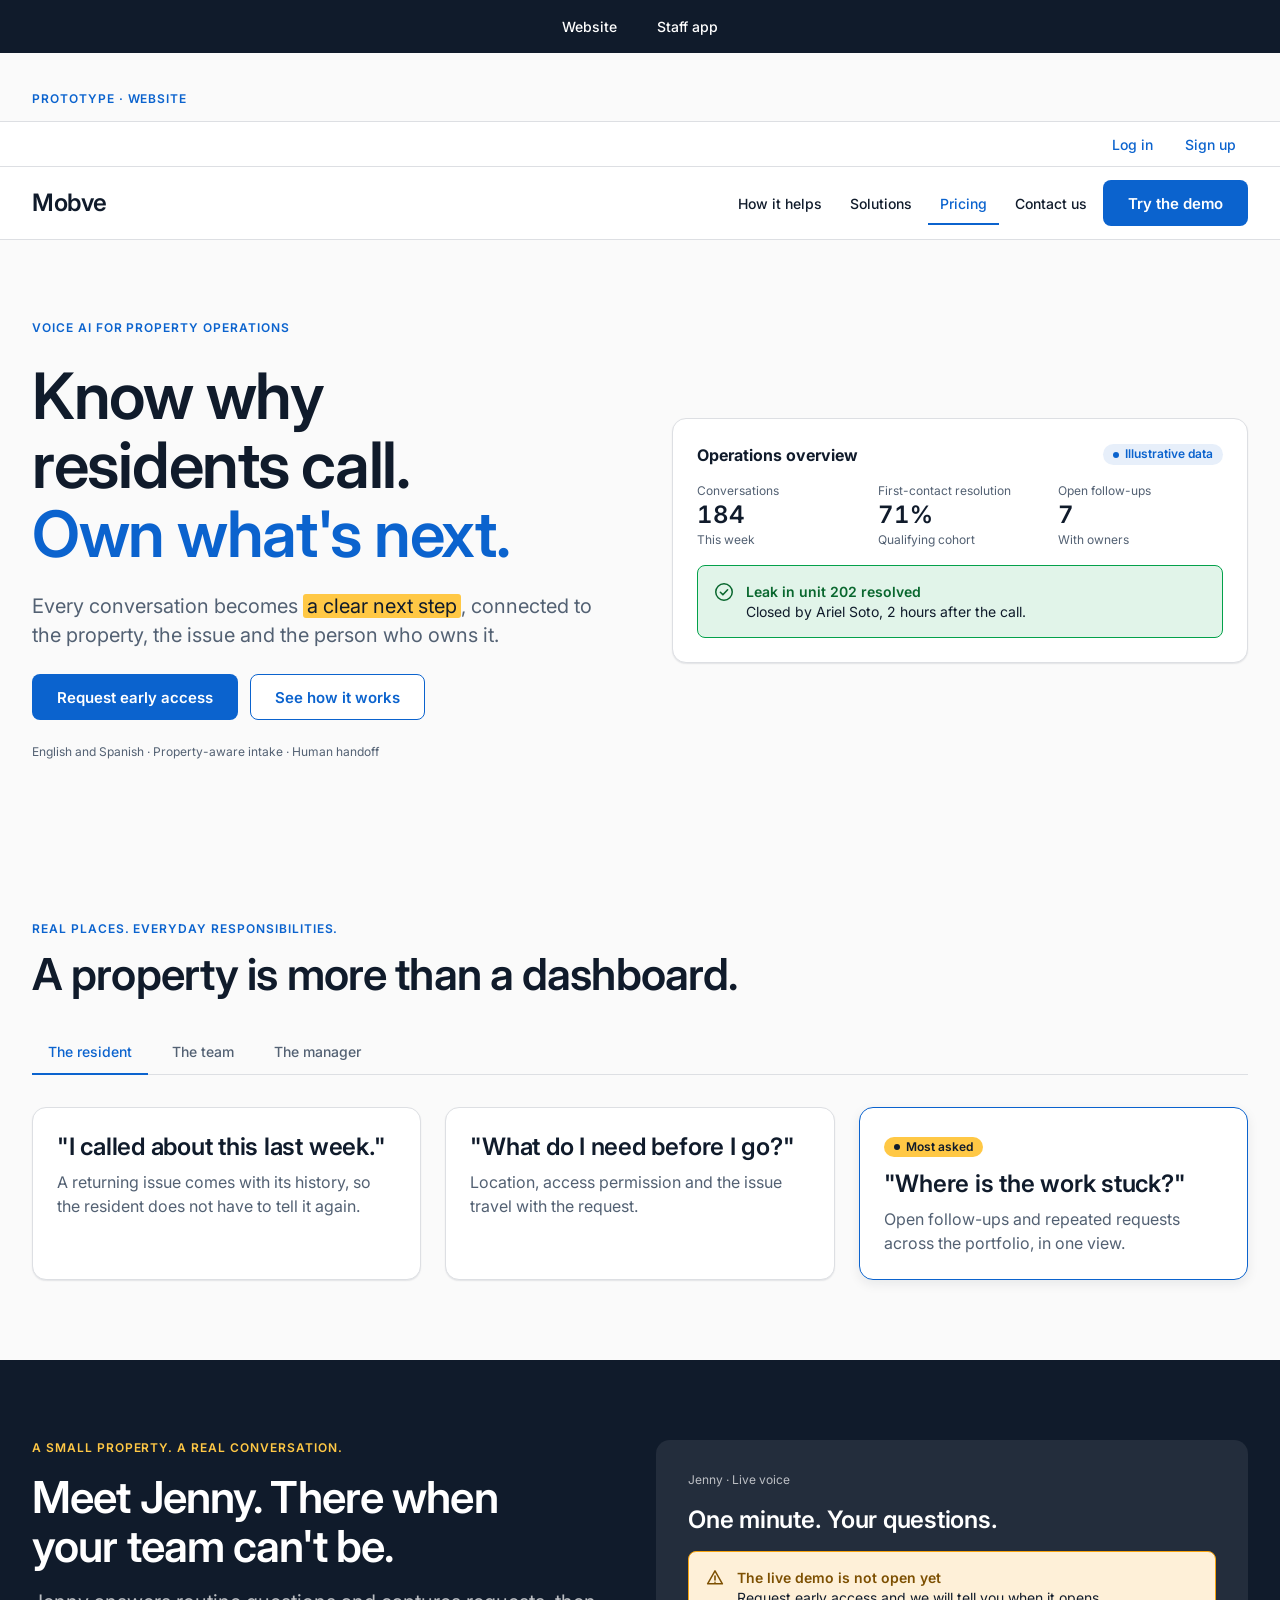
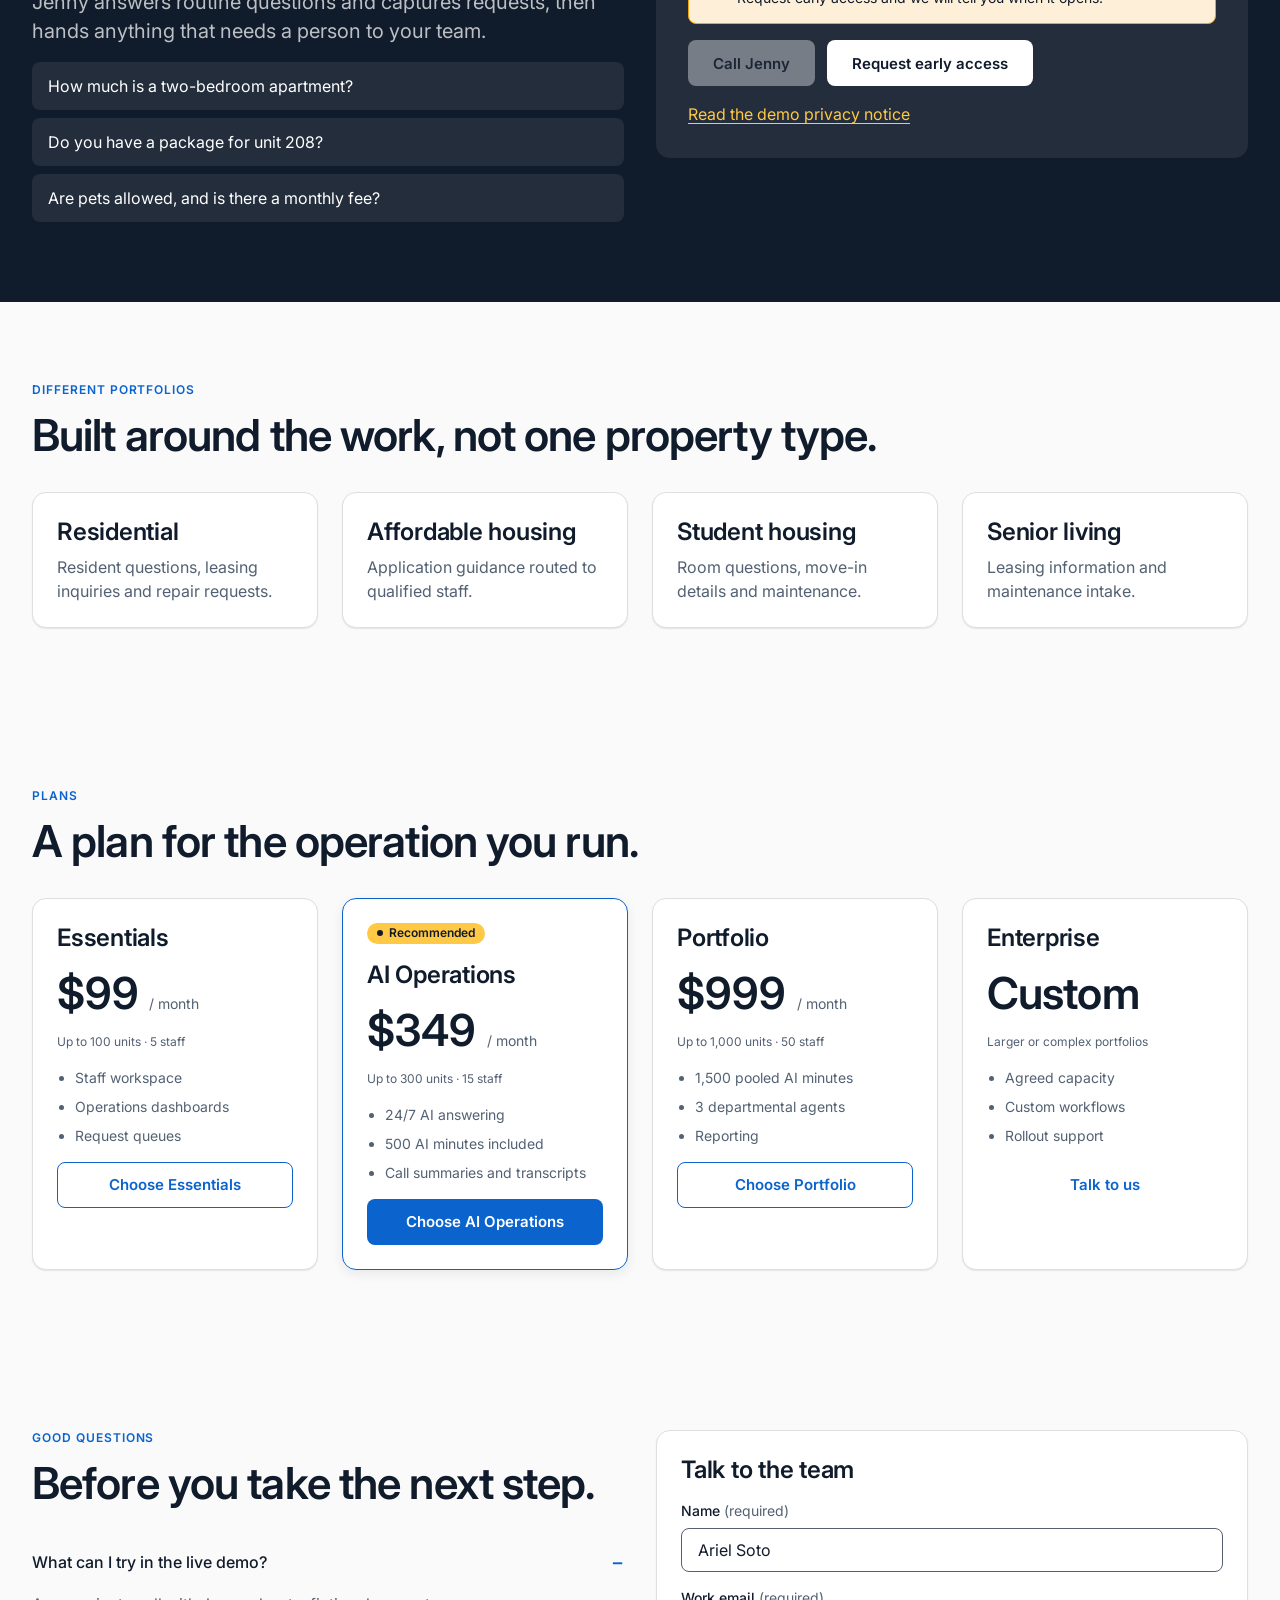
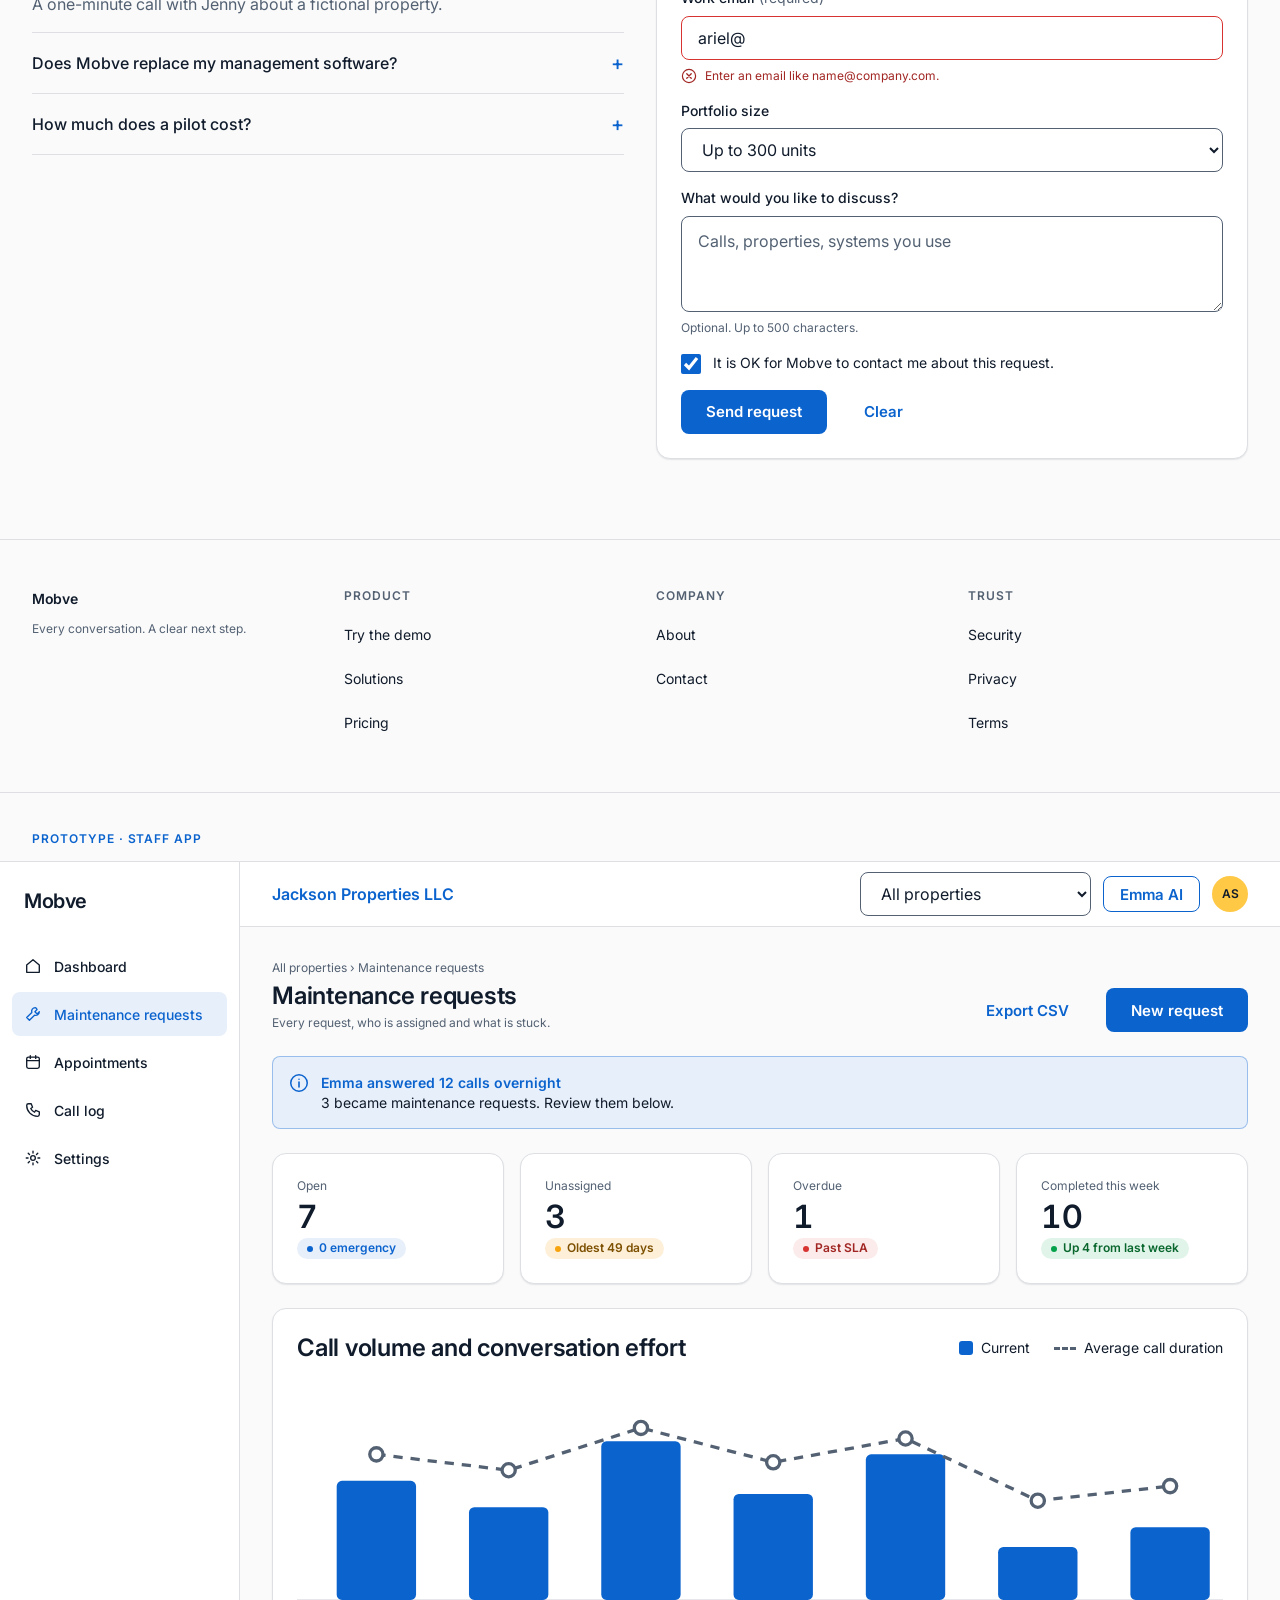
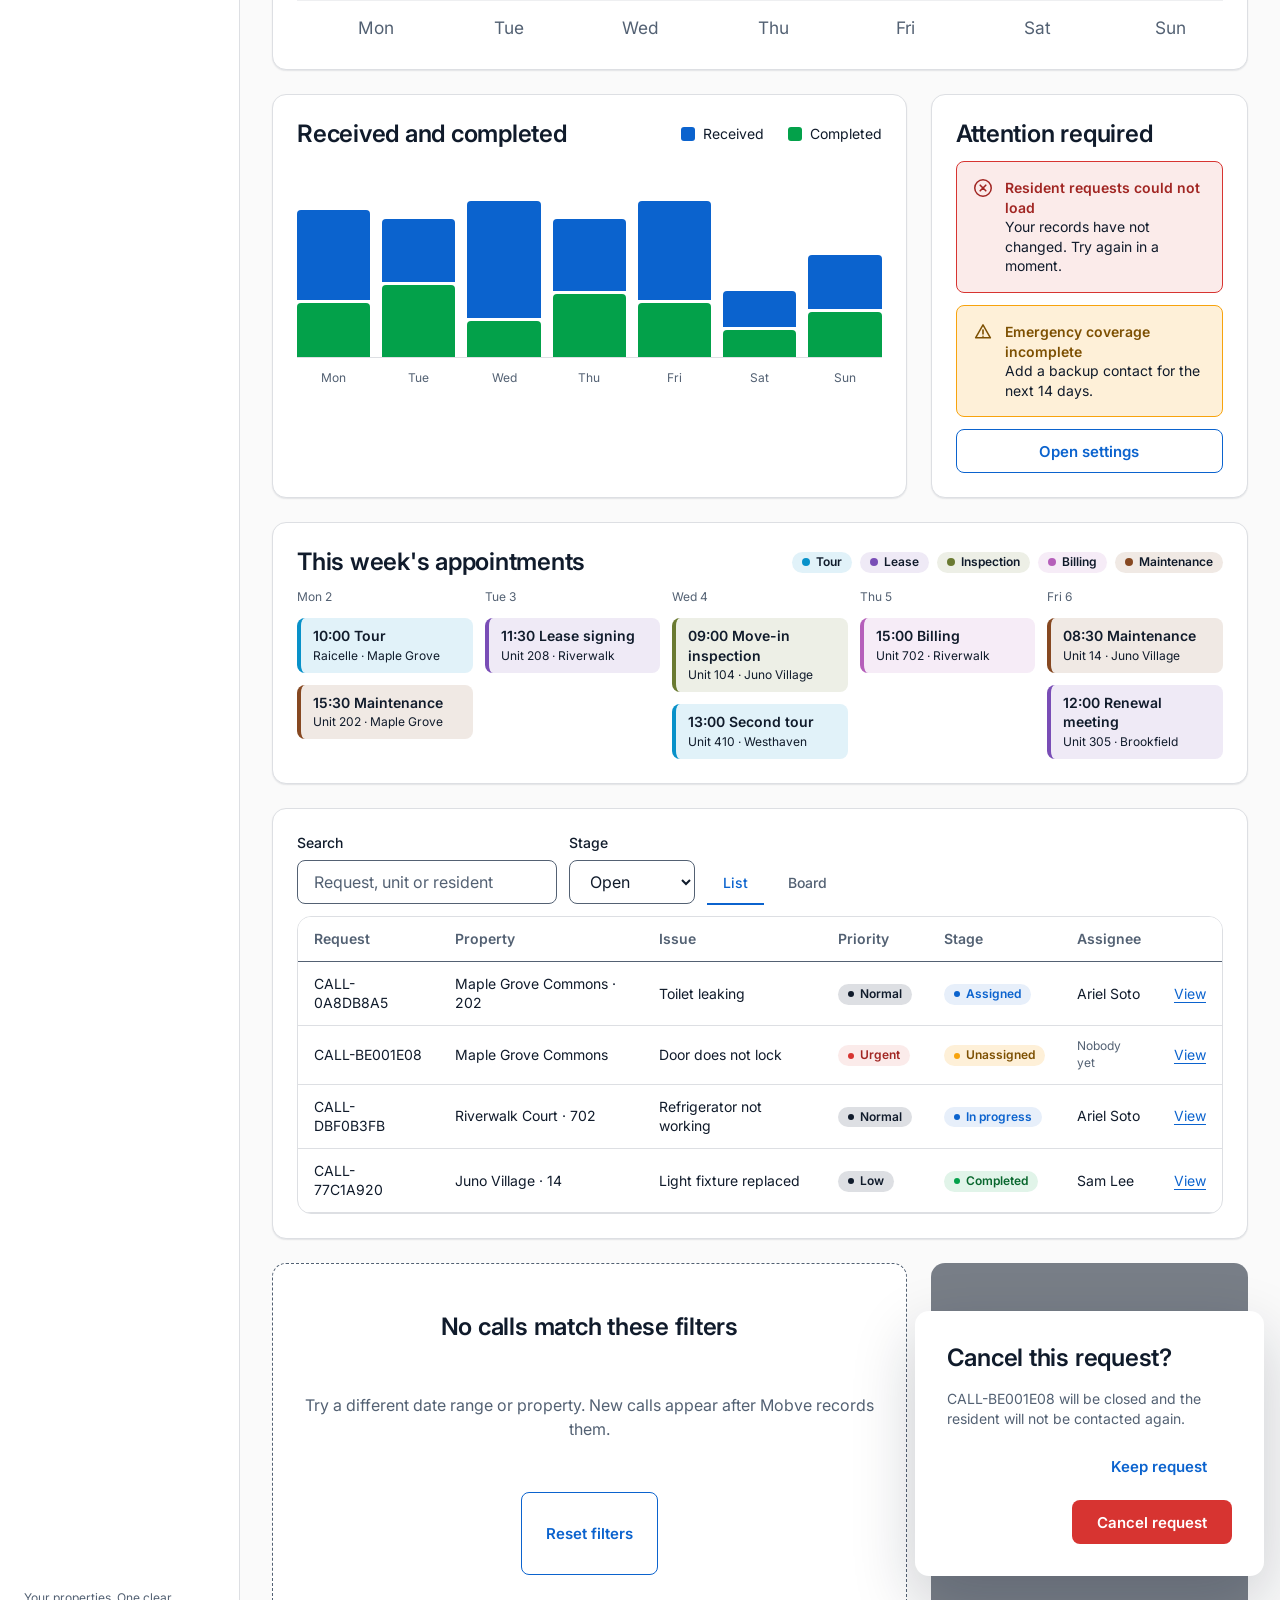
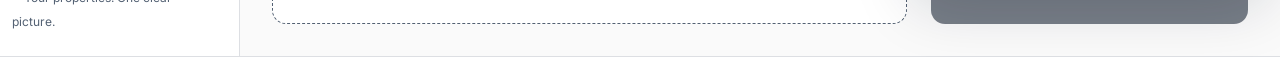
<file: design-system/prototype.html>
<!DOCTYPE html>
<html lang="en">
<head>
<meta charset="utf-8">
<meta name="viewport" content="width=device-width,initial-scale=1">
<title>Mobve Prototype</title>
<link rel="preconnect" href="https://fonts.googleapis.com">
<link rel="preconnect" href="https://fonts.gstatic.com" crossorigin>
<link href="https://fonts.googleapis.com/css2?family=Inter:wght@400;500;600&amp;display=swap" rel="stylesheet">
<link rel="stylesheet" href="mobve-design-system.css">
<style>
/* Layout idea: two real screens stacked, the public website then the staff app, both drawn only with the system's tokens and classes. */
:root { --font-sans: "Inter", "Inter Variable", system-ui, -apple-system, "Segoe UI", Roboto, Arial, sans-serif; color-scheme: light; }
body { background: var(--color-bg); }
.proto-switch { position: sticky; top: 0; z-index: 10; display: flex; gap: var(--space-2); justify-content: center; padding: var(--space-2); background: var(--color-ink); }
.proto-switch a { color: var(--color-paper); text-decoration: none; font-size: var(--fs-ui); font-weight: var(--fw-medium); padding: var(--space-2) var(--space-4); border-radius: var(--radius-pill); }
.proto-switch a:hover { background: color-mix(in srgb, var(--color-paper) 14%, transparent); color: var(--color-paper); }
.proto-label { padding: var(--space-6) var(--gutter) var(--space-3); max-width: var(--container); margin: 0 auto; }
.proto-frame { border-top: 1px solid var(--color-divider); border-bottom: 1px solid var(--color-divider); }

/* Website */
.site-util { background: var(--color-paper); border-bottom: 1px solid var(--color-divider); }
.site-util .container { display: flex; justify-content: flex-end; gap: var(--space-2); }
.site-util a { display: inline-flex; align-items: center; min-height: var(--control-h); padding: 0 var(--space-3); font-size: var(--fs-ui); font-weight: var(--fw-medium); text-decoration: none; }
.site-head { background: var(--color-paper); border-bottom: 1px solid var(--color-divider); }
.site-head .container { display: flex; align-items: center; justify-content: space-between; gap: var(--space-5); min-height: 72px; }
.logo { display: inline-flex; align-items: center; gap: var(--space-2); font-size: 1.5rem; font-weight: var(--fw-semibold); letter-spacing: -0.02em; color: var(--color-ink); text-decoration: none; }
.logo svg { width: 36px; height: 24px; }
.site-nav { display: flex; align-items: center; gap: var(--space-1); }
@media (max-width: 900px) { .site-nav .nav-link { display: none; } }
.hero { background: var(--color-bg); }
.hero .container { display: grid; gap: var(--space-8); grid-template-columns: repeat(auto-fit, minmax(320px, 1fr)); align-items: center; }
.hero-copy { display: grid; gap: var(--space-5); justify-items: start; }
.hero-card { display: grid; gap: var(--space-4); }
.kpis { display: grid; gap: var(--space-4); grid-template-columns: repeat(3, 1fr); }
.kpis div { display: grid; gap: 2px; }
.kpis b { font-size: var(--fs-h3); line-height: 1.2; font-weight: var(--fw-semibold); font-variant-numeric: tabular-nums; }
.band { background: var(--color-bg); }
.band .container, .site-sec .container { display: grid; gap: var(--space-6); }
.grid-3 { display: grid; gap: var(--space-5); grid-template-columns: repeat(auto-fit, minmax(240px, 1fr)); }
.grid-4 { display: grid; gap: var(--space-5); grid-template-columns: repeat(auto-fit, minmax(220px, 1fr)); }
.card h3 + p { margin-top: var(--space-2); color: var(--color-muted); }
.lens { display: grid; gap: var(--space-4); }
.demo .container { display: grid; gap: var(--space-6); grid-template-columns: repeat(auto-fit, minmax(320px, 1fr)); align-items: start; }
.demo-call { display: grid; gap: var(--space-4); padding: var(--space-6); border-radius: var(--radius-md); background: color-mix(in srgb, var(--color-paper) 8%, var(--color-ink)); }
.demo-q { display: grid; gap: var(--space-2); margin: 0; padding: 0; list-style: none; }
.demo-q li { padding: var(--space-3) var(--space-4); border-radius: var(--radius-sm); background: color-mix(in srgb, var(--color-paper) 8%, var(--color-ink)); }
.price { display: grid; gap: var(--space-4); align-content: start; }
.price .amt { font-size: var(--fs-h2); line-height: var(--lh-h2); letter-spacing: var(--ls-h2); font-weight: var(--fw-semibold); font-variant-numeric: tabular-nums; }
.price .amt small { font-size: var(--fs-ui); font-weight: var(--fw-regular); color: var(--color-muted); letter-spacing: 0; }
.price ul { margin: 0; padding-left: 1.1rem; display: grid; gap: var(--space-2); font-size: var(--fs-ui); color: var(--color-muted); }
.faq-contact { display: grid; gap: var(--space-8); grid-template-columns: repeat(auto-fit, minmax(320px, 1fr)); align-items: start; }
.form { display: grid; gap: var(--space-4); }
.form .field { max-width: none; }
.site-foot { border-top: 1px solid var(--color-divider); }
.site-foot .container { display: grid; gap: var(--space-6); grid-template-columns: repeat(auto-fit, minmax(180px, 1fr)); padding-block: var(--space-7); }
.site-foot h2 { font-size: var(--fs-caption); line-height: var(--lh-caption); letter-spacing: var(--ls-eyebrow); text-transform: uppercase; color: var(--color-muted); margin-bottom: var(--space-2); }
.site-foot ul { list-style: none; margin: 0; padding: 0; display: grid; }
.site-foot a { display: inline-flex; align-items: center; min-height: var(--control-h); color: var(--color-ink); text-decoration: none; font-size: var(--fs-ui); }
.site-foot a:hover { color: var(--color-primary); text-decoration: underline; }

/* App */
.app { display: grid; grid-template-columns: 240px minmax(0, 1fr); min-height: 900px; background: var(--color-bg); }
@media (max-width: 900px) { .app { grid-template-columns: minmax(0, 1fr); } .app-side { display: none; } }
.app-side { display: flex; flex-direction: column; gap: var(--space-1); padding: var(--space-5) var(--space-3); background: var(--color-paper); border-right: 1px solid var(--color-divider); }
.app-side .logo { padding: 0 var(--space-3) var(--space-5); font-size: 1.25rem; }
.side-link { display: flex; align-items: center; gap: var(--space-3); min-height: var(--control-h); padding: 0 var(--space-3); border-radius: var(--radius-sm); color: var(--color-ink); text-decoration: none; font-size: var(--fs-ui); font-weight: var(--fw-medium); transition: background-color var(--dur-fast) var(--ease-standard); }
.side-link:hover { background: var(--color-tint); color: var(--color-ink); }
.side-link[aria-current="page"] { background: var(--color-tint); color: var(--color-primary); }
.side-link svg { width: 18px; height: 18px; }
.side-foot { margin-top: auto; }
.app-main { display: grid; align-content: start; min-width: 0; }
.app-head { display: flex; align-items: center; justify-content: space-between; gap: var(--space-4); min-height: 64px; padding: 0 var(--space-6); background: var(--color-paper); border-bottom: 1px solid var(--color-divider); }
.app-head .company { font-weight: var(--fw-semibold); color: var(--color-primary); }
.app-head .tools { display: flex; align-items: center; gap: var(--space-3); }
.app-head .select { width: auto; min-width: 180px; }
.avatar { display: inline-grid; place-items: center; width: 36px; height: 36px; border-radius: 50%; background: var(--color-secondary); color: var(--color-ink); font-size: var(--fs-caption); font-weight: var(--fw-semibold); }
.app-body { display: grid; gap: var(--space-5); padding: var(--space-6); }
.page-head { display: flex; flex-wrap: wrap; align-items: end; justify-content: space-between; gap: var(--space-4); }
.page-head h1 { font-size: var(--fs-h3); line-height: var(--lh-h3); letter-spacing: var(--ls-h3); }
.crumb { font-size: var(--fs-caption); color: var(--color-muted); }
.tiles { display: grid; gap: var(--space-4); grid-template-columns: repeat(auto-fit, minmax(170px, 1fr)); }
.tile { display: grid; gap: var(--space-1); }
.tile b { font-size: 2rem; line-height: 1.1; font-weight: var(--fw-semibold); font-variant-numeric: tabular-nums; }
.tile .delta { font-size: var(--fs-caption); font-weight: var(--fw-semibold); }
.two { display: grid; gap: var(--space-5); grid-template-columns: minmax(0, 2fr) minmax(280px, 1fr); }
@media (max-width: 1100px) { .two { grid-template-columns: minmax(0, 1fr); } }
.chart { display: grid; grid-template-columns: repeat(7, 1fr); gap: var(--space-3); align-items: end; height: 180px; padding-top: var(--space-4); border-bottom: 1px solid var(--color-divider); }
.chart div { display: flex; flex-direction: column; justify-content: flex-end; gap: 3px; height: 100%; }
.chart i { display: block; border-radius: 4px 4px 0 0; }
.chart-x { display: grid; grid-template-columns: repeat(7, 1fr); gap: var(--space-3); text-align: center; }
.stack { display: grid; gap: var(--space-3); align-content: start; }
.toolbar { display: flex; flex-wrap: wrap; gap: var(--space-3); align-items: end; }
.toolbar .field { max-width: 260px; }
.table-wrap { overflow-x: auto; border: 1px solid var(--color-divider); border-radius: var(--radius-md); background: var(--color-paper); }
.table-wrap .table { min-width: 760px; }
.dialog-demo { position: relative; display: grid; place-items: center; padding: var(--space-7) var(--space-4); border-radius: var(--radius-md); background: color-mix(in srgb, var(--color-ink) 55%, transparent); }
.dialog { width: min(440px, 100%); display: grid; gap: var(--space-4); padding: var(--space-6); border-radius: var(--radius-md); background: var(--color-paper); box-shadow: var(--shadow-4); }
.dialog .row { display: flex; gap: var(--space-3); justify-content: flex-end; flex-wrap: wrap; }
.notice svg { width: 20px; height: 20px; }
@media print { @page { size: 381mm 268mm; margin: 0; } html { -webkit-print-color-adjust: exact; print-color-adjust: exact; } }
@media print { .proto-switch { display: none; } }
@media print { .app { display: flex; align-items: flex-start; } .app > .app-side { width: 240px; flex: none; } .app > .app-main { flex: 1; min-width: 0; } }
@media print { .site-nav .nav-link { display: inline-flex !important; } .app > .app-side { display: flex !important; } }
@media print { .card { break-inside: avoid; } }
</style>
</head>
<body>
<svg width="0" height="0" style="position:absolute" aria-hidden="true"><defs>
<symbol id="i-info" viewBox="0 0 20 20"><circle cx="10" cy="10" r="8.25" fill="none" stroke="currentColor" stroke-width="1.5"/><path d="M10 9v5M10 6.2v.1" stroke="currentColor" stroke-width="1.6" stroke-linecap="round"/></symbol>
<symbol id="i-check" viewBox="0 0 20 20"><circle cx="10" cy="10" r="8.25" fill="none" stroke="currentColor" stroke-width="1.5"/><path d="M6.4 10.3l2.5 2.5 4.7-5" fill="none" stroke="currentColor" stroke-width="1.6" stroke-linecap="round" stroke-linejoin="round"/></symbol>
<symbol id="i-warn" viewBox="0 0 20 20"><path d="M10 2.8l7.4 13H2.6z" fill="none" stroke="currentColor" stroke-width="1.5" stroke-linejoin="round"/><path d="M10 8v4M10 14.2v.1" stroke="currentColor" stroke-width="1.6" stroke-linecap="round"/></symbol>
<symbol id="i-x" viewBox="0 0 20 20"><circle cx="10" cy="10" r="8.25" fill="none" stroke="currentColor" stroke-width="1.5"/><path d="M7.2 7.2l5.6 5.6M12.8 7.2l-5.6 5.6" stroke="currentColor" stroke-width="1.6" stroke-linecap="round"/></symbol>
<symbol id="i-home" viewBox="0 0 20 20"><path d="M3 9l7-6 7 6v8H3z" fill="none" stroke="currentColor" stroke-width="1.5" stroke-linejoin="round"/></symbol>
<symbol id="i-wrench" viewBox="0 0 20 20"><path d="M12.5 3a4 4 0 00-3.8 5.3L3 14l3 3 5.7-5.7A4 4 0 0017 7.5l-2.4 2.4-2.5-2.5L14.5 5A4 4 0 0012.5 3z" fill="none" stroke="currentColor" stroke-width="1.5" stroke-linejoin="round"/></symbol>
<symbol id="i-cal" viewBox="0 0 20 20"><rect x="3" y="4.5" width="14" height="12.5" rx="2" fill="none" stroke="currentColor" stroke-width="1.5"/><path d="M3 8.5h14M7 3v3M13 3v3" stroke="currentColor" stroke-width="1.5" stroke-linecap="round"/></symbol>
<symbol id="i-phone" viewBox="0 0 20 20"><path d="M5 3h3l1.5 4-2 1.3a9 9 0 004.2 4.2L13 10.5l4 1.5v3a2 2 0 01-2 2A12 12 0 013 5a2 2 0 012-2z" fill="none" stroke="currentColor" stroke-width="1.5" stroke-linejoin="round"/></symbol>
<symbol id="i-gear" viewBox="0 0 20 20"><circle cx="10" cy="10" r="2.6" fill="none" stroke="currentColor" stroke-width="1.5"/><path d="M10 2.5v2M10 15.5v2M2.5 10h2M15.5 10h2M4.7 4.7l1.4 1.4M13.9 13.9l1.4 1.4M4.7 15.3l1.4-1.4M13.9 6.1l1.4-1.4" stroke="currentColor" stroke-width="1.5" stroke-linecap="round"/></symbol>
</defs></svg>

<nav class="proto-switch" aria-label="Prototype screens">
  <a href="#website">Website</a>
  <a href="#app">Staff app</a>
</nav>

<!-- ================= WEBSITE ================= -->
<div class="proto-label" id="website"><span class="eyebrow">Prototype · Website</span></div>
<div class="proto-frame">
  <div class="site-util"><div class="container"><a href="#website">Log in</a><a href="#website">Sign up</a></div></div>
  <header class="site-head">
    <div class="container">
      <a class="logo" href="#website">Mobve</a>
      <nav class="site-nav" aria-label="Main">
        <a class="nav-link" href="#how">How it helps</a>
        <a class="nav-link" href="#solutions">Solutions</a>
        <a class="nav-link" href="#pricing" aria-current="page">Pricing</a>
        <a class="nav-link" href="#contact">Contact us</a>
        <a class="btn btn--primary" href="#demo">Try the demo</a>
      </nav>
    </div>
  </header>

  <section class="hero section">
    <div class="container">
      <div class="hero-copy">
        <span class="eyebrow">Voice AI for property operations</span>
        <h1>Know why residents call. <span style="color:var(--color-primary)">Own what's next.</span></h1>
        <p class="lead">Every conversation becomes <span class="mark">a clear next step</span>, connected to the property, the issue and the person who owns it.</p>
        <div class="doc-row" style="display:flex;flex-wrap:wrap;gap:var(--space-3)">
          <a class="btn btn--primary" href="#contact">Request early access</a>
          <a class="btn btn--secondary" href="#how">See how it works</a>
        </div>
        <span class="caption">English and Spanish · Property-aware intake · Human handoff</span>
      </div>
      <div class="card hero-card">
        <div style="display:flex;justify-content:space-between;align-items:center;gap:var(--space-3)"><b>Operations overview</b><span class="badge badge--primary">Illustrative data</span></div>
        <div class="kpis">
          <div><span class="caption">Conversations</span><b>184</b><span class="caption">This week</span></div>
          <div><span class="caption">First-contact resolution</span><b>71%</b><span class="caption">Qualifying cohort</span></div>
          <div><span class="caption">Open follow-ups</span><b>7</b><span class="caption">With owners</span></div>
        </div>
        <div class="notice notice--success" role="status"><svg aria-hidden="true"><use href="#i-check"/></svg><div><strong>Leak in unit 202 resolved</strong><span class="notice__body">Closed by Ariel Soto, 2 hours after the call.</span></div></div>
      </div>
    </div>
  </section>

  <section class="band section" id="how">
    <div class="container">
      <div style="display:grid;gap:var(--space-3)"><span class="eyebrow">Real places. Everyday responsibilities.</span><h2>A property is more than a dashboard.</h2></div>
      <div class="tabs" role="tablist" aria-label="Scenario">
        <button class="tab" role="tab" type="button" aria-selected="true" id="s1">The resident</button>
        <button class="tab" role="tab" type="button" aria-selected="false" id="s2">The team</button>
        <button class="tab" role="tab" type="button" aria-selected="false" id="s3">The manager</button>
      </div>
      <div class="grid-3">
        <div class="card"><h3>"I called about this last week."</h3><p>A returning issue comes with its history, so the resident does not have to tell it again.</p></div>
        <div class="card"><h3>"What do I need before I go?"</h3><p>Location, access permission and the issue travel with the request.</p></div>
        <div class="card card--featured"><span class="badge badge--secondary">Most asked</span><h3 style="margin-top:var(--space-3)">"Where is the work stuck?"</h3><p>Open follow-ups and repeated requests across the portfolio, in one view.</p></div>
      </div>
    </div>
  </section>

  <section class="section on-dark demo" id="demo">
    <div class="container">
      <div style="display:grid;gap:var(--space-4)">
        <span class="eyebrow">A small property. A real conversation.</span>
        <h2>Meet Jenny. There when your team can't be.</h2>
        <p class="lead">Jenny answers routine questions and captures requests, then hands anything that needs a person to your team.</p>
        <ul class="demo-q">
          <li>How much is a two-bedroom apartment?</li>
          <li>Do you have a package for unit 208?</li>
          <li>Are pets allowed, and is there a monthly fee?</li>
        </ul>
      </div>
      <div class="demo-call">
        <span class="caption">Jenny · Live voice</span>
        <h3>One minute. Your questions.</h3>
        <div class="notice notice--warning" role="status"><svg aria-hidden="true"><use href="#i-warn"/></svg><div><strong>The live demo is not open yet</strong><span class="notice__body">Request early access and we will tell you when it opens.</span></div></div>
        <div style="display:flex;flex-wrap:wrap;gap:var(--space-3)">
          <button class="btn btn--inverse" type="button" disabled>Call Jenny</button>
          <a class="btn btn--inverse" href="#contact">Request early access</a>
        </div>
        <a href="#website">Read the demo privacy notice</a>
      </div>
    </div>
  </section>

  <section class="section site-sec" id="solutions">
    <div class="container">
      <div style="display:grid;gap:var(--space-3)"><span class="eyebrow">Different portfolios</span><h2>Built around the work, not one property type.</h2></div>
      <div class="grid-4">
        <a class="card card--interactive" href="#solutions"><h3>Residential</h3><p>Resident questions, leasing inquiries and repair requests.</p></a>
        <a class="card card--interactive" href="#solutions"><h3>Affordable housing</h3><p>Application guidance routed to qualified staff.</p></a>
        <a class="card card--interactive" href="#solutions"><h3>Student housing</h3><p>Room questions, move-in details and maintenance.</p></a>
        <a class="card card--interactive" href="#solutions"><h3>Senior living</h3><p>Leasing information and maintenance intake.</p></a>
      </div>
    </div>
  </section>

  <section class="band section" id="pricing">
    <div class="container">
      <div style="display:grid;gap:var(--space-3)"><span class="eyebrow">Plans</span><h2>A plan for the operation you run.</h2></div>
      <div class="grid-4">
        <div class="card price"><h3>Essentials</h3><div class="amt">$99 <small>/ month</small></div><span class="caption">Up to 100 units · 5 staff</span><ul><li>Staff workspace</li><li>Operations dashboards</li><li>Request queues</li></ul><a class="btn btn--secondary" href="#contact">Choose Essentials</a></div>
        <div class="card card--featured price"><span class="badge badge--secondary" style="width:fit-content">Recommended</span><h3>AI Operations</h3><div class="amt">$349 <small>/ month</small></div><span class="caption">Up to 300 units · 15 staff</span><ul><li>24/7 AI answering</li><li>500 AI minutes included</li><li>Call summaries and transcripts</li></ul><a class="btn btn--primary" href="#contact">Choose AI Operations</a></div>
        <div class="card price"><h3>Portfolio</h3><div class="amt">$999 <small>/ month</small></div><span class="caption">Up to 1,000 units · 50 staff</span><ul><li>1,500 pooled AI minutes</li><li>3 departmental agents</li><li>Reporting</li></ul><a class="btn btn--secondary" href="#contact">Choose Portfolio</a></div>
        <div class="card price"><h3>Enterprise</h3><div class="amt">Custom</div><span class="caption">Larger or complex portfolios</span><ul><li>Agreed capacity</li><li>Custom workflows</li><li>Rollout support</li></ul><a class="btn btn--ghost" href="#contact">Talk to us</a></div>
      </div>
    </div>
  </section>

  <section class="section site-sec" id="contact">
    <div class="container faq-contact">
      <div style="display:grid;gap:var(--space-5)">
        <div style="display:grid;gap:var(--space-3)"><span class="eyebrow">Good questions</span><h2>Before you take the next step.</h2></div>
        <div class="accordion">
          <details open><summary>What can I try in the live demo?</summary><p>A one-minute call with Jenny about a fictional property.</p></details>
          <details><summary>Does Mobve replace my management software?</summary><p>No. It connects conversations to the systems you already use.</p></details>
          <details><summary>How much does a pilot cost?</summary><p>Pricing is confirmed per pilot.</p></details>
        </div>
      </div>
      <form class="card form" id="cf" novalidate>
        <h3>Talk to the team</h3>
        <div class="field"><label for="n" class="req">Name</label><input class="input" id="n" type="text" autocomplete="name" value="Ariel Soto"></div>
        <div class="field"><label for="e" class="req">Work email</label><input class="input" id="e" type="email" autocomplete="email" value="ariel@" aria-invalid="true" aria-describedby="e-err"><span class="field__error" id="e-err"><svg width="16" height="16" aria-hidden="true" style="flex:none"><use href="#i-x"/></svg>Enter an email like name@company.com.</span></div>
        <div class="field"><label for="p">Portfolio size</label><select class="select" id="p"><option>Up to 300 units</option><option>300 to 1,000 units</option><option>More than 1,000 units</option></select></div>
        <div class="field"><label for="m">What would you like to discuss?</label><textarea class="textarea" id="m" placeholder="Calls, properties, systems you use"></textarea><span class="field__hint">Optional. Up to 500 characters.</span></div>
        <label class="check"><input type="checkbox" checked> It is OK for Mobve to contact me about this request.</label>
        <div style="display:flex;gap:var(--space-3);flex-wrap:wrap"><button class="btn btn--primary" type="submit">Send request</button><button class="btn btn--ghost" type="reset">Clear</button></div>
        <div id="ok" hidden><div class="notice notice--success" role="status"><svg aria-hidden="true"><use href="#i-check"/></svg><div><strong>Request sent</strong><span class="notice__body">We will reply by email within one business day.</span></div></div></div>
      </form>
    </div>
  </section>

  <footer class="site-foot">
    <div class="container">
      <div style="display:grid;gap:var(--space-3);align-content:start"><a class="logo" href="#website" style="min-height:auto">Mobve</a><span class="caption">Every conversation. A clear next step.</span></div>
      <div><h2>Product</h2><ul><li><a href="#demo">Try the demo</a></li><li><a href="#solutions">Solutions</a></li><li><a href="#pricing">Pricing</a></li></ul></div>
      <div><h2>Company</h2><ul><li><a href="#website">About</a></li><li><a href="#contact">Contact</a></li></ul></div>
      <div><h2>Trust</h2><ul><li><a href="#website">Security</a></li><li><a href="#website">Privacy</a></li><li><a href="#website">Terms</a></li></ul></div>
    </div>
  </footer>
</div>

<!-- ================= APP ================= -->
<div class="proto-label" id="app"><span class="eyebrow">Prototype · Staff app</span></div>
<div class="proto-frame app">
  <aside class="app-side" aria-label="Workspace">
    <a class="logo" href="#app">Mobve</a>
    <a class="side-link" href="#app"><svg aria-hidden="true"><use href="#i-home"/></svg>Dashboard</a>
    <a class="side-link" href="#app" aria-current="page"><svg aria-hidden="true"><use href="#i-wrench"/></svg>Maintenance requests</a>
    <a class="side-link" href="#app"><svg aria-hidden="true"><use href="#i-cal"/></svg>Appointments</a>
    <a class="side-link" href="#app"><svg aria-hidden="true"><use href="#i-phone"/></svg>Call log</a>
    <a class="side-link" href="#app"><svg aria-hidden="true"><use href="#i-gear"/></svg>Settings</a>
    <div class="side-foot"><span class="caption" style="padding:0 var(--space-3)">Your properties. One clear picture.</span></div>
  </aside>
  <div class="app-main">
    <header class="app-head">
      <span class="company">Jackson Properties LLC</span>
      <div class="tools">
        <label class="caption" for="prop" style="position:absolute;left:-9999px">Property</label>
        <select class="select" id="prop"><option>All properties</option><option>Maple Grove Commons</option><option>Riverwalk Court</option></select>
        <button class="btn btn--secondary btn--compact" type="button">Emma AI</button>
        <span class="avatar" aria-label="Ariel Soto">AS</span>
      </div>
    </header>

    <div class="app-body">
      <div class="page-head">
        <div style="display:grid;gap:var(--space-1)"><span class="crumb">All properties › Maintenance requests</span><h1>Maintenance requests</h1><span class="caption">Every request, who is assigned and what is stuck.</span></div>
        <div style="display:flex;gap:var(--space-3);flex-wrap:wrap"><button class="btn btn--ghost" type="button">Export CSV</button><button class="btn btn--primary" type="button">New request</button></div>
      </div>

      <div class="notice notice--info" role="status"><svg aria-hidden="true"><use href="#i-info"/></svg><div><strong>Emma answered 12 calls overnight</strong><span class="notice__body">3 became maintenance requests. Review them below.</span></div></div>

      <div class="tiles">
        <div class="card tile"><span class="caption">Open</span><b>7</b><span class="badge badge--primary" style="width:fit-content">0 emergency</span></div>
        <div class="card tile"><span class="caption">Unassigned</span><b>3</b><span class="badge badge--warning" style="width:fit-content">Oldest 49 days</span></div>
        <div class="card tile"><span class="caption">Overdue</span><b>1</b><span class="badge badge--danger" style="width:fit-content">Past SLA</span></div>
        <div class="card tile"><span class="caption">Completed this week</span><b>10</b><span class="badge badge--success" style="width:fit-content">Up 4 from last week</span></div>
      </div>

      <div class="card stack">
        <div style="display:flex;justify-content:space-between;align-items:center;gap:var(--space-3);flex-wrap:wrap"><h3>Call volume and conversation effort</h3><div class="legend"><span class="legend__item">Current</span><span class="legend__item legend__item--line">Average call duration</span></div></div>
        <svg viewBox="0 0 700 204" role="img" aria-label="Calls per day as bars and average call duration as a dashed line, last 7 days" style="width:100%;height:auto">
          <line x1="0" y1="170" x2="700" y2="170" style="stroke:var(--color-divider);stroke-width:1"/>
          <g style="fill:var(--color-primary)">
            <rect x="30" y="80" width="60" height="90" rx="4"/><rect x="130" y="100" width="60" height="70" rx="4"/><rect x="230" y="50" width="60" height="120" rx="4"/><rect x="330" y="90" width="60" height="80" rx="4"/><rect x="430" y="60" width="60" height="110" rx="4"/><rect x="530" y="130" width="60" height="40" rx="4"/><rect x="630" y="115" width="60" height="55" rx="4"/>
          </g>
          <polyline points="60,60 160,72 260,40 360,66 460,48 560,95 660,84" style="fill:none;stroke:var(--color-muted);stroke-width:2.5;stroke-dasharray:7 6"/>
          <g style="fill:var(--color-paper);stroke:var(--color-muted);stroke-width:2.5"><circle cx="60" cy="60" r="5"/><circle cx="160" cy="72" r="5"/><circle cx="260" cy="40" r="5"/><circle cx="360" cy="66" r="5"/><circle cx="460" cy="48" r="5"/><circle cx="560" cy="95" r="5"/><circle cx="660" cy="84" r="5"/></g>
          <g style="fill:var(--color-muted);font-size:13px;font-family:var(--font-sans)"><text x="60" y="196" text-anchor="middle">Mon</text><text x="160" y="196" text-anchor="middle">Tue</text><text x="260" y="196" text-anchor="middle">Wed</text><text x="360" y="196" text-anchor="middle">Thu</text><text x="460" y="196" text-anchor="middle">Fri</text><text x="560" y="196" text-anchor="middle">Sat</text><text x="660" y="196" text-anchor="middle">Sun</text></g>
        </svg>
      </div>

      <div class="two">
        <div class="card stack">
          <div style="display:flex;justify-content:space-between;align-items:center;gap:var(--space-3);flex-wrap:wrap"><h3>Received and completed</h3><div class="legend"><span class="legend__item">Received</span><span class="legend__item legend__item--success">Completed</span></div></div>
          <div class="chart" role="img" aria-label="Requests received and completed per day, last 7 days">
            <div><i style="height:50%;background:var(--color-primary)"></i><i style="height:30%;background:var(--color-success)"></i></div>
            <div><i style="height:35%;background:var(--color-primary)"></i><i style="height:40%;background:var(--color-success)"></i></div>
            <div><i style="height:65%;background:var(--color-primary)"></i><i style="height:20%;background:var(--color-success)"></i></div>
            <div><i style="height:40%;background:var(--color-primary)"></i><i style="height:35%;background:var(--color-success)"></i></div>
            <div><i style="height:55%;background:var(--color-primary)"></i><i style="height:30%;background:var(--color-success)"></i></div>
            <div><i style="height:20%;background:var(--color-primary)"></i><i style="height:15%;background:var(--color-success)"></i></div>
            <div><i style="height:30%;background:var(--color-primary)"></i><i style="height:25%;background:var(--color-success)"></i></div>
          </div>
          <div class="chart-x caption"><span>Mon</span><span>Tue</span><span>Wed</span><span>Thu</span><span>Fri</span><span>Sat</span><span>Sun</span></div>
        </div>
        <div class="card stack">
          <h3>Attention required</h3>
          <div class="notice notice--danger" role="alert"><svg aria-hidden="true"><use href="#i-x"/></svg><div><strong>Resident requests could not load</strong><span class="notice__body">Your records have not changed. Try again in a moment.</span></div></div>
          <div class="notice notice--warning" role="status"><svg aria-hidden="true"><use href="#i-warn"/></svg><div><strong>Emergency coverage incomplete</strong><span class="notice__body">Add a backup contact for the next 14 days.</span></div></div>
          <button class="btn btn--secondary" type="button">Open settings</button>
        </div>
      </div>

      <div class="card stack">
        <div style="display:flex;justify-content:space-between;align-items:center;gap:var(--space-3);flex-wrap:wrap"><h3>This week's appointments</h3><div style="display:flex;gap:var(--space-2);flex-wrap:wrap"><span class="cat cat--tour">Tour</span><span class="cat cat--lease">Lease</span><span class="cat cat--inspection">Inspection</span><span class="cat cat--billing">Billing</span><span class="cat cat--maintenance">Maintenance</span></div></div>
        <div style="display:grid;gap:var(--space-3);grid-template-columns:repeat(auto-fit,minmax(150px,1fr))">
          <div class="stack"><span class="caption">Mon 2</span><div class="event event--tour"><b>10:00 Tour</b><span>Raicelle · Maple Grove</span></div><div class="event event--maintenance"><b>15:30 Maintenance</b><span>Unit 202 · Maple Grove</span></div></div>
          <div class="stack"><span class="caption">Tue 3</span><div class="event event--lease"><b>11:30 Lease signing</b><span>Unit 208 · Riverwalk</span></div></div>
          <div class="stack"><span class="caption">Wed 4</span><div class="event event--inspection"><b>09:00 Move-in inspection</b><span>Unit 104 · Juno Village</span></div><div class="event event--tour"><b>13:00 Second tour</b><span>Unit 410 · Westhaven</span></div></div>
          <div class="stack"><span class="caption">Thu 5</span><div class="event event--billing"><b>15:00 Billing</b><span>Unit 702 · Riverwalk</span></div></div>
          <div class="stack"><span class="caption">Fri 6</span><div class="event event--maintenance"><b>08:30 Maintenance</b><span>Unit 14 · Juno Village</span></div><div class="event event--lease"><b>12:00 Renewal meeting</b><span>Unit 305 · Brookfield</span></div></div>
        </div>
      </div>

      <div class="card stack">
        <div class="toolbar">
          <div class="field"><label for="q">Search</label><input class="input" id="q" type="search" placeholder="Request, unit or resident"></div>
          <div class="field"><label for="st">Stage</label><select class="select" id="st"><option>Open</option><option>All stages</option></select></div>
          <div class="tabs" role="tablist" aria-label="View" style="border-bottom:0">
            <button class="tab" role="tab" type="button" aria-selected="true" id="v1">List</button>
            <button class="tab" role="tab" type="button" aria-selected="false" id="v2">Board</button>
          </div>
        </div>
        <div class="table-wrap" tabindex="0" role="region" aria-label="Maintenance requests">
          <table class="table">
            <thead><tr><th>Request</th><th>Property</th><th>Issue</th><th>Priority</th><th>Stage</th><th>Assignee</th><th></th></tr></thead>
            <tbody>
              <tr><td>CALL-0A8DB8A5</td><td>Maple Grove Commons · 202</td><td>Toilet leaking</td><td><span class="badge">Normal</span></td><td><span class="badge badge--primary">Assigned</span></td><td>Ariel Soto</td><td><a href="#app">View</a></td></tr>
              <tr><td>CALL-BE001E08</td><td>Maple Grove Commons</td><td>Door does not lock</td><td><span class="badge badge--danger">Urgent</span></td><td><span class="badge badge--warning">Unassigned</span></td><td class="caption">Nobody yet</td><td><a href="#app">View</a></td></tr>
              <tr><td>CALL-DBF0B3FB</td><td>Riverwalk Court · 702</td><td>Refrigerator not working</td><td><span class="badge">Normal</span></td><td><span class="badge badge--primary">In progress</span></td><td>Ariel Soto</td><td><a href="#app">View</a></td></tr>
              <tr><td>CALL-77C1A920</td><td>Juno Village · 14</td><td>Light fixture replaced</td><td><span class="badge">Low</span></td><td><span class="badge badge--success">Completed</span></td><td>Sam Lee</td><td><a href="#app">View</a></td></tr>
            </tbody>
          </table>
        </div>
      </div>

      <div class="two">
        <div class="empty">
          <h3>No calls match these filters</h3>
          <p>Try a different date range or property. New calls appear after Mobve records them.</p>
          <button class="btn btn--secondary" type="button">Reset filters</button>
        </div>
        <div class="dialog-demo">
          <div class="dialog" role="dialog" aria-modal="false" aria-labelledby="dlg-t">
            <h3 id="dlg-t">Cancel this request?</h3>
            <p class="caption" style="font-size:var(--fs-ui)">CALL-BE001E08 will be closed and the resident will not be contacted again.</p>
            <div class="row"><button class="btn btn--ghost" type="button">Keep request</button><button class="btn btn--danger" type="button">Cancel request</button></div>
          </div>
        </div>
      </div>
    </div>
  </div>
</div>

<script>
(function () {
  document.querySelectorAll('[role="tablist"]').forEach(function (list) {
    var tabs = list.querySelectorAll('[role="tab"]');
    tabs.forEach(function (t) {
      t.addEventListener('click', function () { tabs.forEach(function (o) { o.setAttribute('aria-selected', String(o === t)); }); });
    });
  });
  var form = document.getElementById('cf');
  form.addEventListener('submit', function (e) {
    e.preventDefault();
    var email = document.getElementById('e'), err = document.getElementById('e-err');
    var bad = !/^[^@\s]+@[^@\s]+\.[^@\s]+$/.test(email.value.trim());
    email.setAttribute('aria-invalid', bad ? 'true' : 'false');
    err.hidden = !bad;
    document.getElementById('ok').hidden = bad;
    if (bad) email.focus();
  });
  form.addEventListener('reset', function () {
    setTimeout(function () { document.getElementById('e').setAttribute('aria-invalid', 'false'); document.getElementById('e-err').hidden = true; document.getElementById('ok').hidden = true; });
  });
})();
</script>
</body>
</html>
</file>
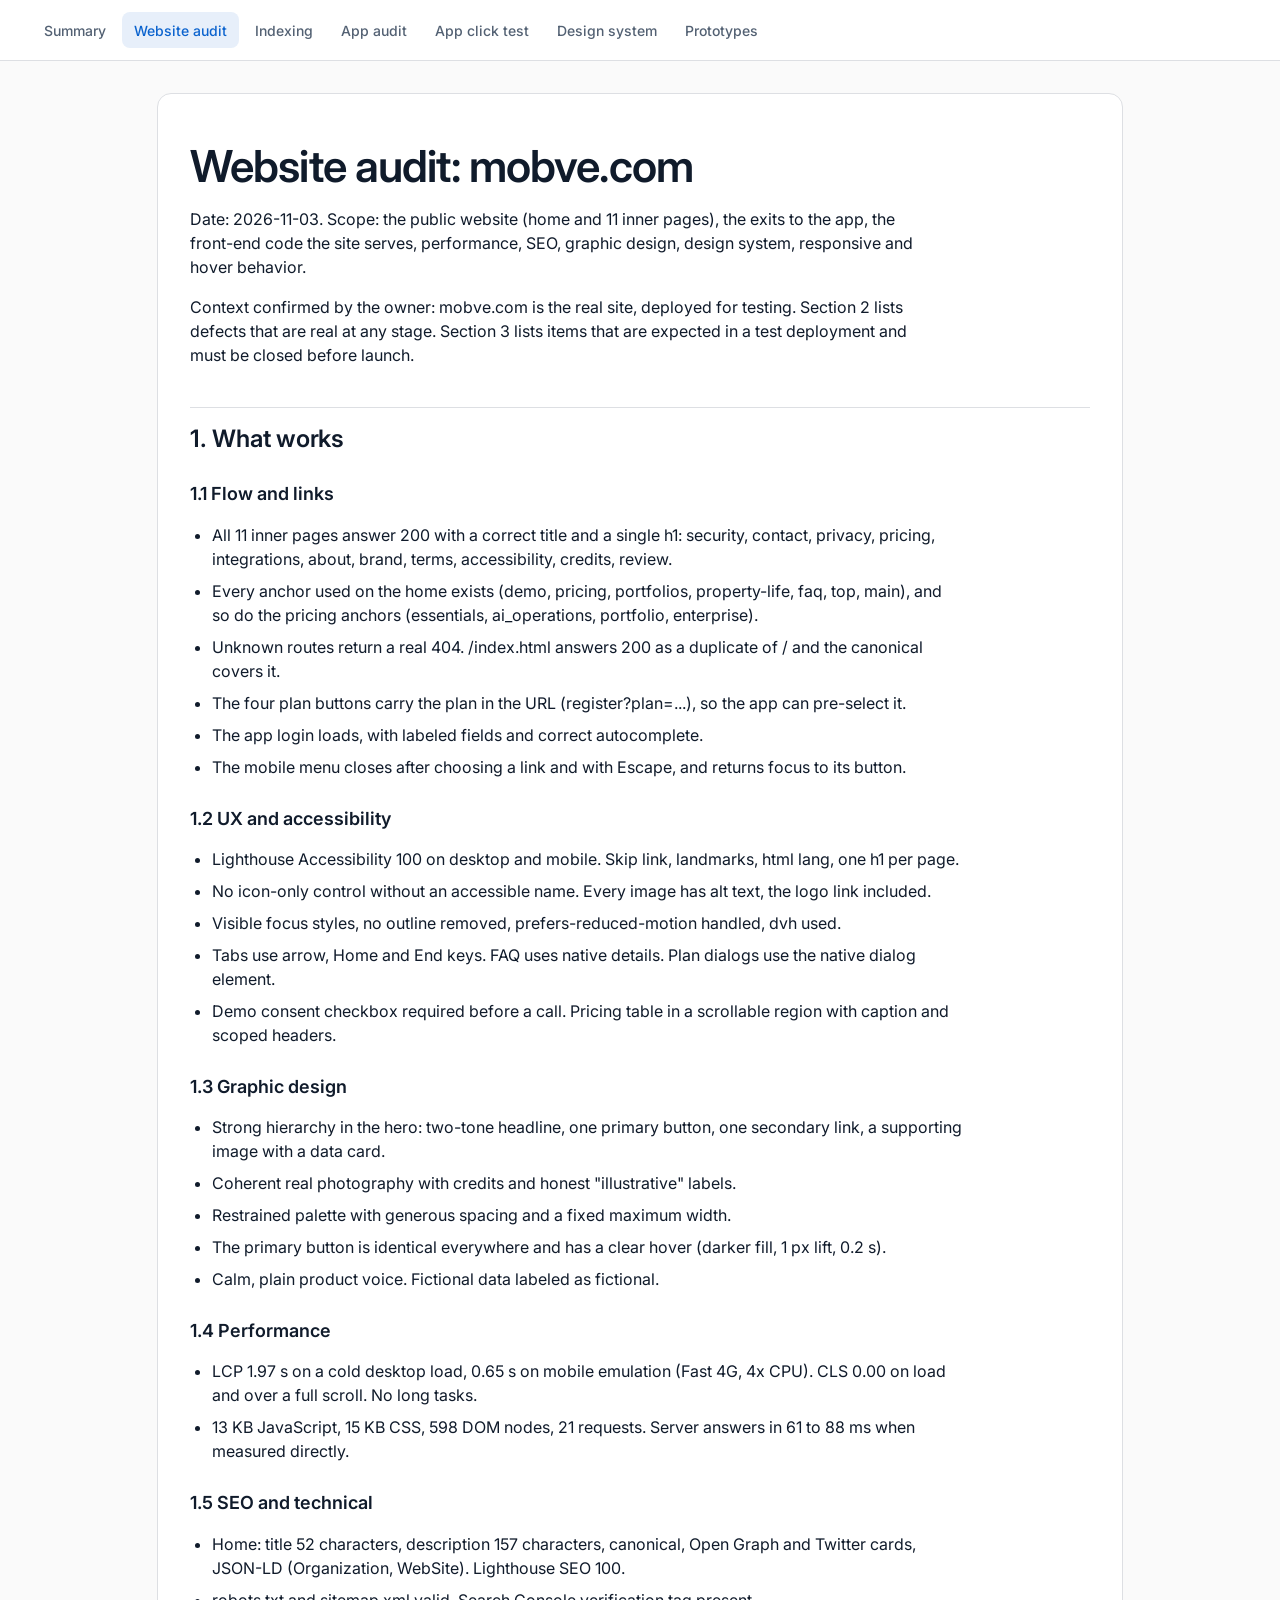
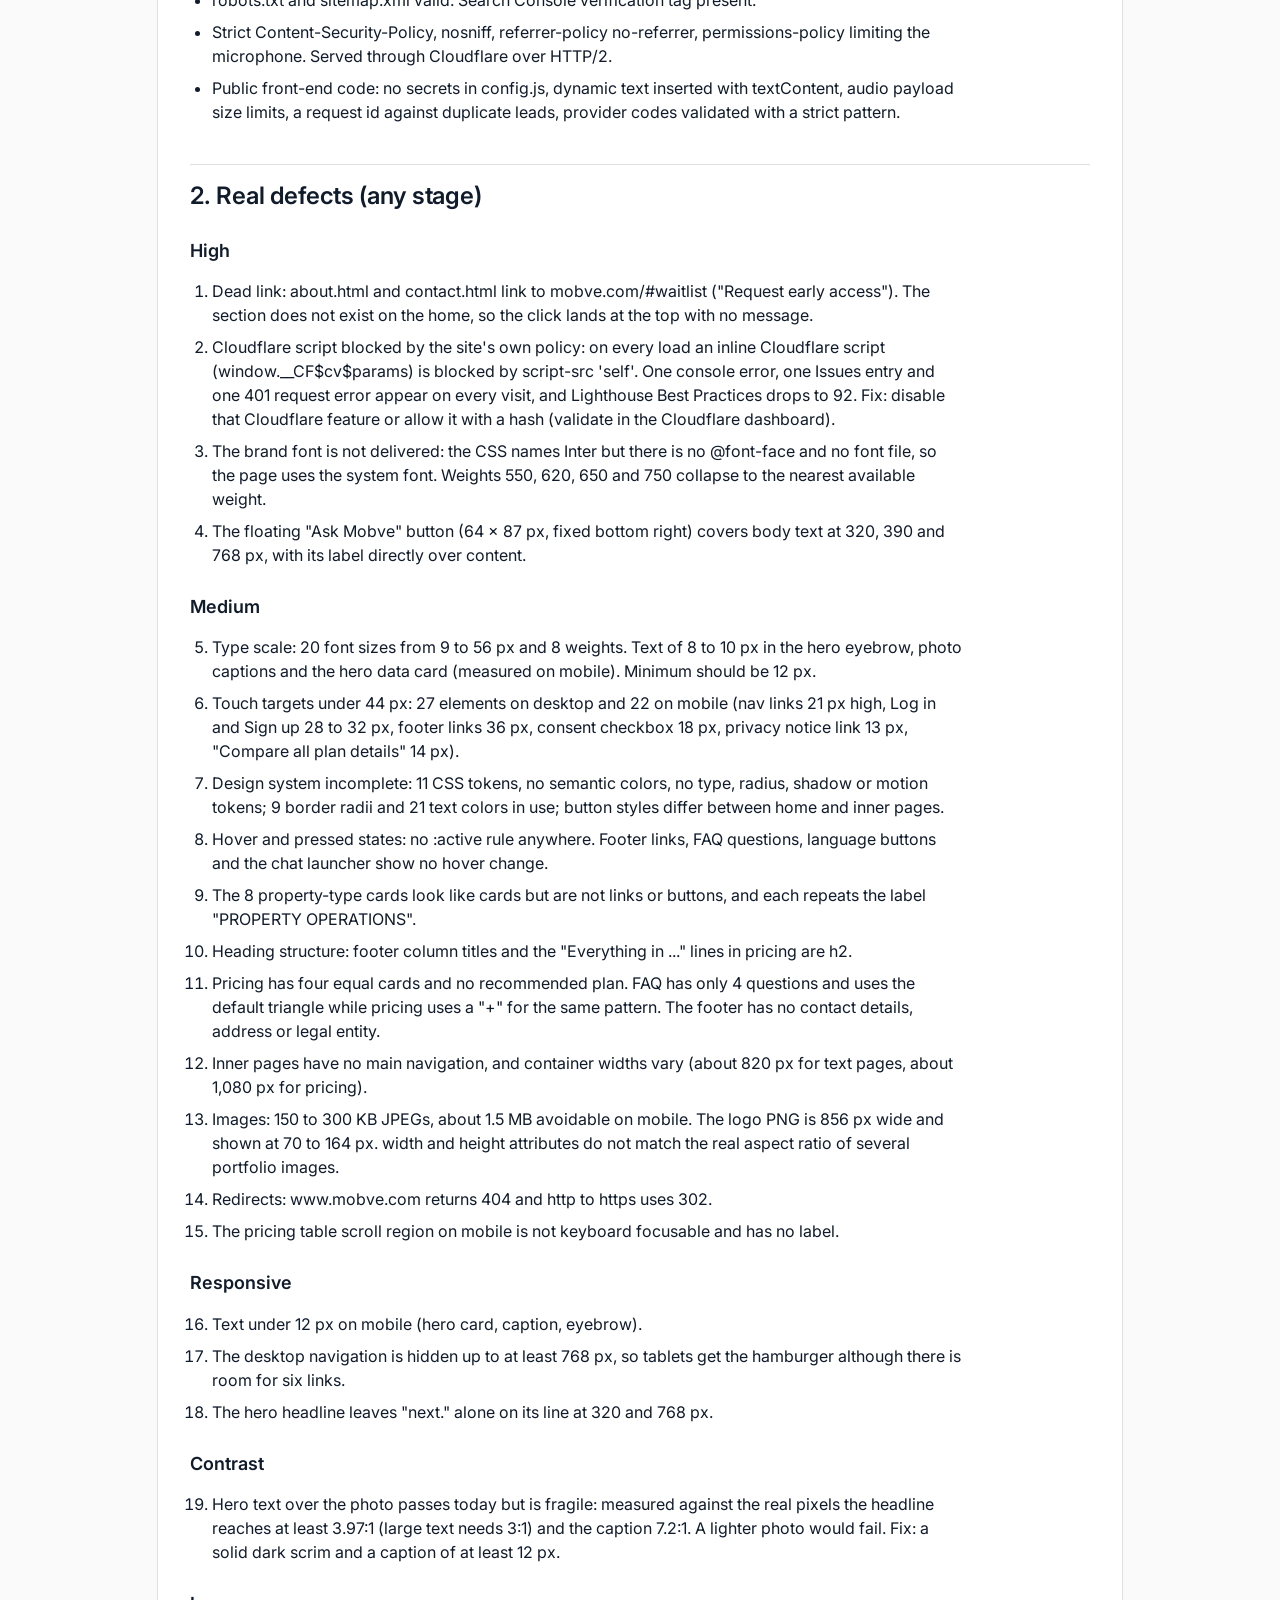
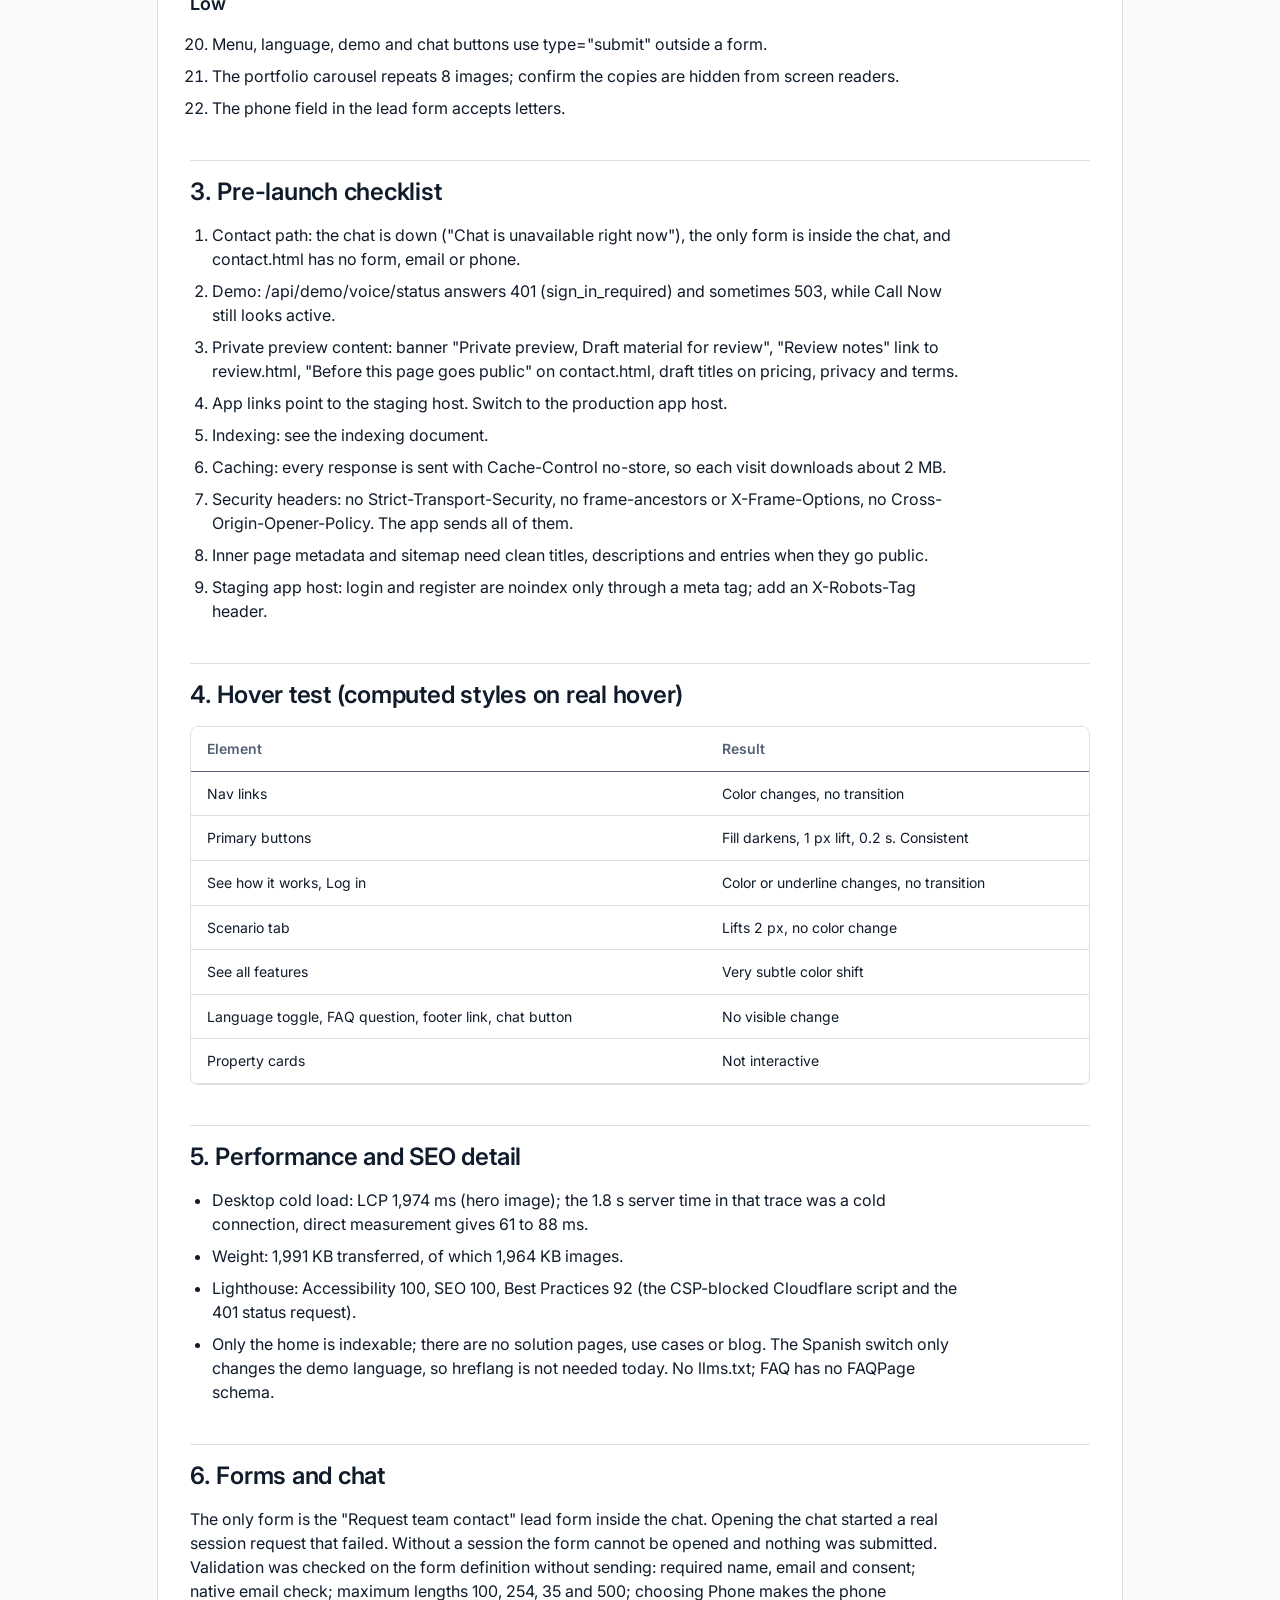
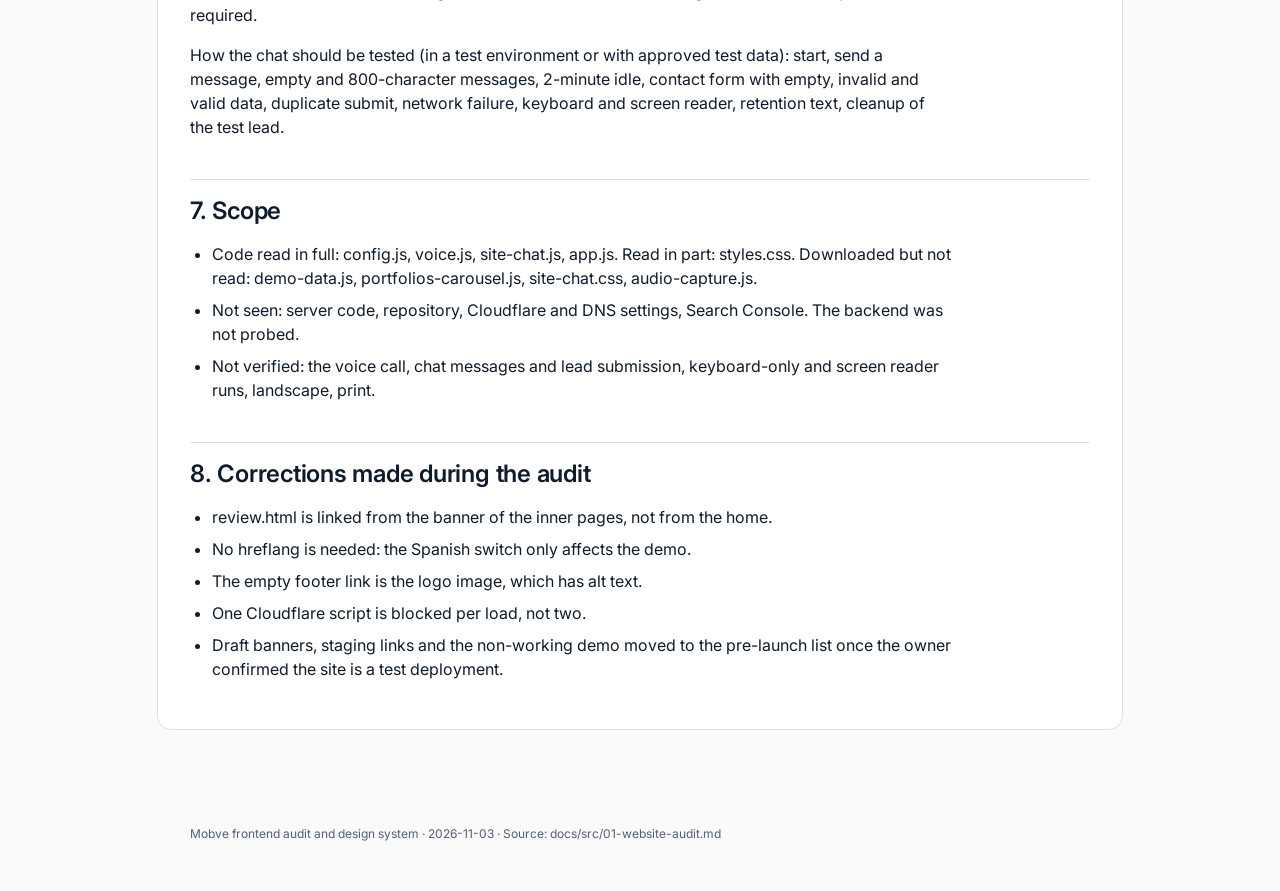
<file: docs/html/01-website-audit.html>
<!DOCTYPE html>
<html lang="en">
<head>
<meta charset="utf-8">
<meta name="viewport" content="width=device-width,initial-scale=1">
<title>Website audit: mobve.com | Mobve audit</title>
<link rel="preconnect" href="https://fonts.googleapis.com">
<link rel="preconnect" href="https://fonts.gstatic.com" crossorigin>
<link href="https://fonts.googleapis.com/css2?family=Inter:wght@400;500;600&amp;display=swap" rel="stylesheet">
<link rel="stylesheet" href="../../design-system/mobve-design-system.css">
<style>
:root { --font-sans: "Inter", "Inter Variable", system-ui, -apple-system, "Segoe UI", Roboto, Arial, sans-serif; color-scheme: light; }
body { background: var(--color-bg); }
.docnav { display: flex; flex-wrap: wrap; gap: var(--space-1); padding: var(--space-3) var(--gutter); background: var(--color-paper); border-bottom: 1px solid var(--color-divider); }
.docnav a { display: inline-flex; align-items: center; min-height: 36px; padding: 0 var(--space-3); border-radius: var(--radius-sm); color: var(--color-muted); font-size: var(--fs-ui); font-weight: var(--fw-medium); text-decoration: none; }
.docnav a:hover { background: var(--color-tint); color: var(--color-primary); }
.docnav a[aria-current="page"] { background: var(--color-tint); color: var(--color-primary); }
.doc { max-width: 900px; margin: var(--space-6) auto var(--space-9); padding: var(--space-7) var(--space-6); background: var(--color-paper); border: 1px solid var(--color-divider); border-radius: var(--radius-md); display: grid; gap: var(--space-4); }
.doc h1 { font-size: clamp(2rem, 1.5rem + 2vw, 2.75rem); line-height: 1.12; }
.doc h2 { font-size: var(--fs-h3); line-height: var(--lh-h3); letter-spacing: var(--ls-h3); margin-top: var(--space-5); padding-top: var(--space-4); border-top: 1px solid var(--color-divider); }
.doc h3 { font-size: 1.125rem; line-height: 1.35; letter-spacing: 0; margin-top: var(--space-3); }
.doc p, .doc li { max-width: 75ch; }
.doc ul, .doc ol { margin: 0; padding-left: 1.4rem; display: grid; gap: var(--space-2); }
.doc code { font-size: 0.85em; background: var(--color-bg); border: 1px solid var(--color-divider); padding: 0 5px; border-radius: 5px; overflow-wrap: anywhere; }
.table-wrap { overflow-x: auto; border: 1px solid var(--color-divider); border-radius: var(--radius-sm); }
.doc .table th, .doc .table td { vertical-align: top; }
.docfoot { max-width: 900px; margin: 0 auto var(--space-7); padding: 0 var(--space-6); }
@page { size: A4; margin: 16mm 14mm; }
@media print {
  body { background: #fff; }
  .docnav, .docfoot { display: none; }
  .doc { margin: 0; padding: 0; border: 0; max-width: none; }
  .doc h2 { break-after: avoid; }
  .doc h3 { break-after: avoid; }
  .table-wrap { overflow: visible; border: 0; }
  .doc .table { font-size: 11px; }
  .doc .table tr { break-inside: avoid; }
  a { color: var(--color-ink); }
}
</style>
</head>
<body>
<nav class="docnav" aria-label="Documents"><a href="00-summary.html">Summary</a><a href="01-website-audit.html" aria-current="page">Website audit</a><a href="02-indexing.html">Indexing</a><a href="03-app-audit.html">App audit</a><a href="04-app-click-test.html">App click test</a><a href="05-design-system.html">Design system</a><a href="06-prototypes.html">Prototypes</a></nav>
<main class="doc">
<h1 id="website-audit-mobve-com">Website audit: mobve.com</h1>
<p>Date: 2026-11-03. Scope: the public website (home and 11 inner pages), the exits to the app, the front-end code the site serves, performance, SEO, graphic design, design system, responsive and hover behavior.</p>
<p>Context confirmed by the owner: mobve.com is the real site, deployed for testing. Section 2 lists defects that are real at any stage. Section 3 lists items that are expected in a test deployment and must be closed before launch.</p>
<h2 id="1-what-works">1. What works</h2>
<h3 id="1-1-flow-and-links">1.1 Flow and links</h3>
<ul><li>All 11 inner pages answer 200 with a correct title and a single h1: security, contact, privacy, pricing, integrations, about, brand, terms, accessibility, credits, review.</li><li>Every anchor used on the home exists (demo, pricing, portfolios, property-life, faq, top, main), and so do the pricing anchors (essentials, ai_operations, portfolio, enterprise).</li><li>Unknown routes return a real 404. /index.html answers 200 as a duplicate of / and the canonical covers it.</li><li>The four plan buttons carry the plan in the URL (register?plan=...), so the app can pre-select it.</li><li>The app login loads, with labeled fields and correct autocomplete.</li><li>The mobile menu closes after choosing a link and with Escape, and returns focus to its button.</li></ul>
<h3 id="1-2-ux-and-accessibility">1.2 UX and accessibility</h3>
<ul><li>Lighthouse Accessibility 100 on desktop and mobile. Skip link, landmarks, html lang, one h1 per page.</li><li>No icon-only control without an accessible name. Every image has alt text, the logo link included.</li><li>Visible focus styles, no outline removed, prefers-reduced-motion handled, dvh used.</li><li>Tabs use arrow, Home and End keys. FAQ uses native details. Plan dialogs use the native dialog element.</li><li>Demo consent checkbox required before a call. Pricing table in a scrollable region with caption and scoped headers.</li></ul>
<h3 id="1-3-graphic-design">1.3 Graphic design</h3>
<ul><li>Strong hierarchy in the hero: two-tone headline, one primary button, one secondary link, a supporting image with a data card.</li><li>Coherent real photography with credits and honest "illustrative" labels.</li><li>Restrained palette with generous spacing and a fixed maximum width.</li><li>The primary button is identical everywhere and has a clear hover (darker fill, 1 px lift, 0.2 s).</li><li>Calm, plain product voice. Fictional data labeled as fictional.</li></ul>
<h3 id="1-4-performance">1.4 Performance</h3>
<ul><li>LCP 1.97 s on a cold desktop load, 0.65 s on mobile emulation (Fast 4G, 4x CPU). CLS 0.00 on load and over a full scroll. No long tasks.</li><li>13 KB JavaScript, 15 KB CSS, 598 DOM nodes, 21 requests. Server answers in 61 to 88 ms when measured directly.</li></ul>
<h3 id="1-5-seo-and-technical">1.5 SEO and technical</h3>
<ul><li>Home: title 52 characters, description 157 characters, canonical, Open Graph and Twitter cards, JSON-LD (Organization, WebSite). Lighthouse SEO 100.</li><li>robots.txt and sitemap.xml valid. Search Console verification tag present.</li><li>Strict Content-Security-Policy, nosniff, referrer-policy no-referrer, permissions-policy limiting the microphone. Served through Cloudflare over HTTP/2.</li><li>Public front-end code: no secrets in config.js, dynamic text inserted with textContent, audio payload size limits, a request id against duplicate leads, provider codes validated with a strict pattern.</li></ul>
<h2 id="2-real-defects-any-stage">2. Real defects (any stage)</h2>
<h3 id="high">High</h3>
<ol><li>Dead link: about.html and contact.html link to mobve.com/#waitlist ("Request early access"). The section does not exist on the home, so the click lands at the top with no message.</li><li>Cloudflare script blocked by the site's own policy: on every load an inline Cloudflare script (window.__CF$cv$params) is blocked by script-src 'self'. One console error, one Issues entry and one 401 request error appear on every visit, and Lighthouse Best Practices drops to 92. Fix: disable that Cloudflare feature or allow it with a hash (validate in the Cloudflare dashboard).</li><li>The brand font is not delivered: the CSS names Inter but there is no @font-face and no font file, so the page uses the system font. Weights 550, 620, 650 and 750 collapse to the nearest available weight.</li><li>The floating "Ask Mobve" button (64 x 87 px, fixed bottom right) covers body text at 320, 390 and 768 px, with its label directly over content.</li></ol>
<h3 id="medium">Medium</h3>
<ol start="5"><li>Type scale: 20 font sizes from 9 to 56 px and 8 weights. Text of 8 to 10 px in the hero eyebrow, photo captions and the hero data card (measured on mobile). Minimum should be 12 px.</li><li>Touch targets under 44 px: 27 elements on desktop and 22 on mobile (nav links 21 px high, Log in and Sign up 28 to 32 px, footer links 36 px, consent checkbox 18 px, privacy notice link 13 px, "Compare all plan details" 14 px).</li><li>Design system incomplete: 11 CSS tokens, no semantic colors, no type, radius, shadow or motion tokens; 9 border radii and 21 text colors in use; button styles differ between home and inner pages.</li><li>Hover and pressed states: no :active rule anywhere. Footer links, FAQ questions, language buttons and the chat launcher show no hover change.</li><li>The 8 property-type cards look like cards but are not links or buttons, and each repeats the label "PROPERTY OPERATIONS".</li><li>Heading structure: footer column titles and the "Everything in ..." lines in pricing are h2.</li><li>Pricing has four equal cards and no recommended plan. FAQ has only 4 questions and uses the default triangle while pricing uses a "+" for the same pattern. The footer has no contact details, address or legal entity.</li><li>Inner pages have no main navigation, and container widths vary (about 820 px for text pages, about 1,080 px for pricing).</li><li>Images: 150 to 300 KB JPEGs, about 1.5 MB avoidable on mobile. The logo PNG is 856 px wide and shown at 70 to 164 px. width and height attributes do not match the real aspect ratio of several portfolio images.</li><li>Redirects: www.mobve.com returns 404 and http to https uses 302.</li><li>The pricing table scroll region on mobile is not keyboard focusable and has no label.</li></ol>
<h3 id="responsive">Responsive</h3>
<ol start="16"><li>Text under 12 px on mobile (hero card, caption, eyebrow).</li><li>The desktop navigation is hidden up to at least 768 px, so tablets get the hamburger although there is room for six links.</li><li>The hero headline leaves "next." alone on its line at 320 and 768 px.</li></ol>
<h3 id="contrast">Contrast</h3>
<ol start="19"><li>Hero text over the photo passes today but is fragile: measured against the real pixels the headline reaches at least 3.97:1 (large text needs 3:1) and the caption 7.2:1. A lighter photo would fail. Fix: a solid dark scrim and a caption of at least 12 px.</li></ol>
<h3 id="low">Low</h3>
<ol start="20"><li>Menu, language, demo and chat buttons use type="submit" outside a form.</li><li>The portfolio carousel repeats 8 images; confirm the copies are hidden from screen readers.</li><li>The phone field in the lead form accepts letters.</li></ol>
<h2 id="3-pre-launch-checklist">3. Pre-launch checklist</h2>
<ol><li>Contact path: the chat is down ("Chat is unavailable right now"), the only form is inside the chat, and contact.html has no form, email or phone.</li><li>Demo: /api/demo/voice/status answers 401 (sign_in_required) and sometimes 503, while Call Now still looks active.</li><li>Private preview content: banner "Private preview, Draft material for review", "Review notes" link to review.html, "Before this page goes public" on contact.html, draft titles on pricing, privacy and terms.</li><li>App links point to the staging host. Switch to the production app host.</li><li>Indexing: see the indexing document.</li><li>Caching: every response is sent with Cache-Control no-store, so each visit downloads about 2 MB.</li><li>Security headers: no Strict-Transport-Security, no frame-ancestors or X-Frame-Options, no Cross-Origin-Opener-Policy. The app sends all of them.</li><li>Inner page metadata and sitemap need clean titles, descriptions and entries when they go public.</li><li>Staging app host: login and register are noindex only through a meta tag; add an X-Robots-Tag header.</li></ol>
<h2 id="4-hover-test-computed-styles-on-real-hover">4. Hover test (computed styles on real hover)</h2>
<div class="table-wrap"><table class="table"><thead><tr><th>Element</th><th>Result</th></tr></thead><tbody><tr><td>Nav links</td><td>Color changes, no transition</td></tr><tr><td>Primary buttons</td><td>Fill darkens, 1 px lift, 0.2 s. Consistent</td></tr><tr><td>See how it works, Log in</td><td>Color or underline changes, no transition</td></tr><tr><td>Scenario tab</td><td>Lifts 2 px, no color change</td></tr><tr><td>See all features</td><td>Very subtle color shift</td></tr><tr><td>Language toggle, FAQ question, footer link, chat button</td><td>No visible change</td></tr><tr><td>Property cards</td><td>Not interactive</td></tr></tbody></table></div>
<h2 id="5-performance-and-seo-detail">5. Performance and SEO detail</h2>
<ul><li>Desktop cold load: LCP 1,974 ms (hero image); the 1.8 s server time in that trace was a cold connection, direct measurement gives 61 to 88 ms.</li><li>Weight: 1,991 KB transferred, of which 1,964 KB images.</li><li>Lighthouse: Accessibility 100, SEO 100, Best Practices 92 (the CSP-blocked Cloudflare script and the 401 status request).</li><li>Only the home is indexable; there are no solution pages, use cases or blog. The Spanish switch only changes the demo language, so hreflang is not needed today. No llms.txt; FAQ has no FAQPage schema.</li></ul>
<h2 id="6-forms-and-chat">6. Forms and chat</h2>
<p>The only form is the "Request team contact" lead form inside the chat. Opening the chat started a real session request that failed. Without a session the form cannot be opened and nothing was submitted. Validation was checked on the form definition without sending: required name, email and consent; native email check; maximum lengths 100, 254, 35 and 500; choosing Phone makes the phone required.</p>
<p>How the chat should be tested (in a test environment or with approved test data): start, send a message, empty and 800-character messages, 2-minute idle, contact form with empty, invalid and valid data, duplicate submit, network failure, keyboard and screen reader, retention text, cleanup of the test lead.</p>
<h2 id="7-scope">7. Scope</h2>
<ul><li>Code read in full: config.js, voice.js, site-chat.js, app.js. Read in part: styles.css. Downloaded but not read: demo-data.js, portfolios-carousel.js, site-chat.css, audio-capture.js.</li><li>Not seen: server code, repository, Cloudflare and DNS settings, Search Console. The backend was not probed.</li><li>Not verified: the voice call, chat messages and lead submission, keyboard-only and screen reader runs, landscape, print.</li></ul>
<h2 id="8-corrections-made-during-the-audit">8. Corrections made during the audit</h2>
<ul><li>review.html is linked from the banner of the inner pages, not from the home.</li><li>No hreflang is needed: the Spanish switch only affects the demo.</li><li>The empty footer link is the logo image, which has alt text.</li><li>One Cloudflare script is blocked per load, not two.</li><li>Draft banners, staging links and the non-working demo moved to the pre-launch list once the owner confirmed the site is a test deployment.</li></ul>
</main>
<footer class="docfoot caption">Mobve frontend audit and design system · 2026-11-03 · Source: docs/src/01-website-audit.md</footer>
</body>
</html>
</file>
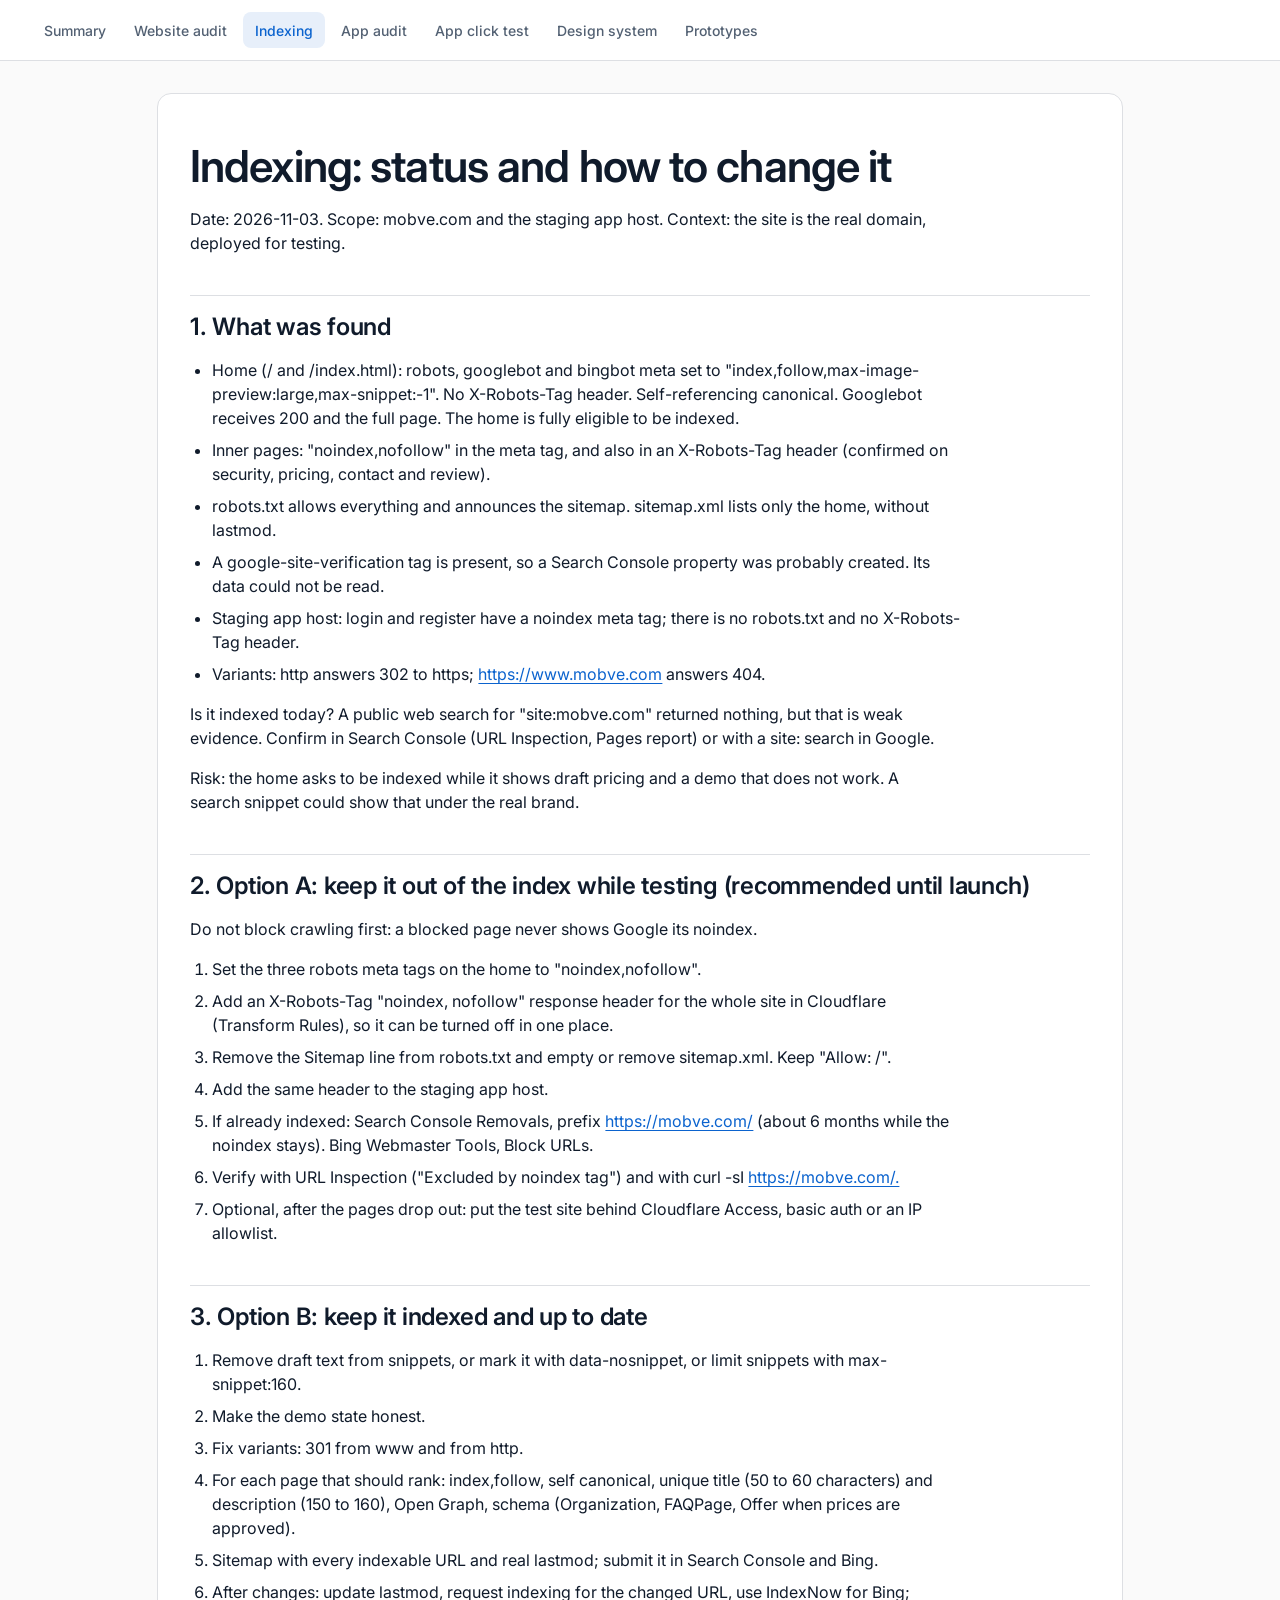
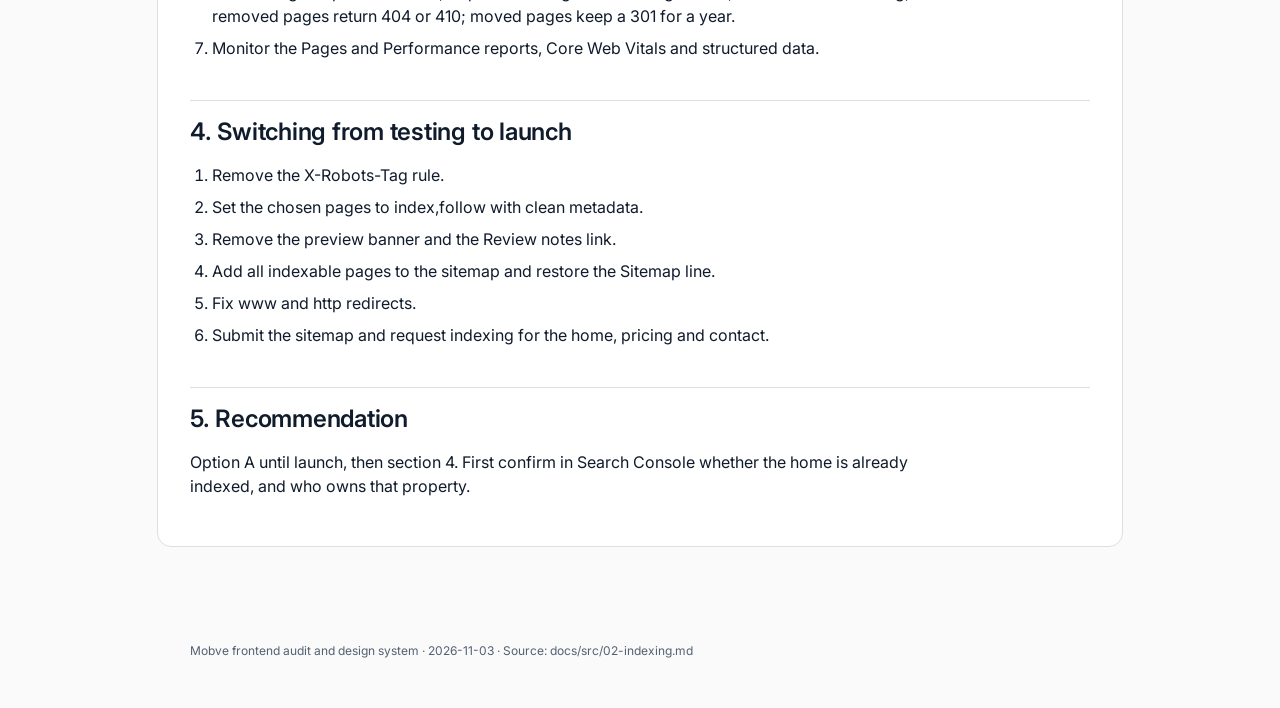
<file: docs/html/02-indexing.html>
<!DOCTYPE html>
<html lang="en">
<head>
<meta charset="utf-8">
<meta name="viewport" content="width=device-width,initial-scale=1">
<title>Indexing: status and how to change it | Mobve audit</title>
<link rel="preconnect" href="https://fonts.googleapis.com">
<link rel="preconnect" href="https://fonts.gstatic.com" crossorigin>
<link href="https://fonts.googleapis.com/css2?family=Inter:wght@400;500;600&amp;display=swap" rel="stylesheet">
<link rel="stylesheet" href="../../design-system/mobve-design-system.css">
<style>
:root { --font-sans: "Inter", "Inter Variable", system-ui, -apple-system, "Segoe UI", Roboto, Arial, sans-serif; color-scheme: light; }
body { background: var(--color-bg); }
.docnav { display: flex; flex-wrap: wrap; gap: var(--space-1); padding: var(--space-3) var(--gutter); background: var(--color-paper); border-bottom: 1px solid var(--color-divider); }
.docnav a { display: inline-flex; align-items: center; min-height: 36px; padding: 0 var(--space-3); border-radius: var(--radius-sm); color: var(--color-muted); font-size: var(--fs-ui); font-weight: var(--fw-medium); text-decoration: none; }
.docnav a:hover { background: var(--color-tint); color: var(--color-primary); }
.docnav a[aria-current="page"] { background: var(--color-tint); color: var(--color-primary); }
.doc { max-width: 900px; margin: var(--space-6) auto var(--space-9); padding: var(--space-7) var(--space-6); background: var(--color-paper); border: 1px solid var(--color-divider); border-radius: var(--radius-md); display: grid; gap: var(--space-4); }
.doc h1 { font-size: clamp(2rem, 1.5rem + 2vw, 2.75rem); line-height: 1.12; }
.doc h2 { font-size: var(--fs-h3); line-height: var(--lh-h3); letter-spacing: var(--ls-h3); margin-top: var(--space-5); padding-top: var(--space-4); border-top: 1px solid var(--color-divider); }
.doc h3 { font-size: 1.125rem; line-height: 1.35; letter-spacing: 0; margin-top: var(--space-3); }
.doc p, .doc li { max-width: 75ch; }
.doc ul, .doc ol { margin: 0; padding-left: 1.4rem; display: grid; gap: var(--space-2); }
.doc code { font-size: 0.85em; background: var(--color-bg); border: 1px solid var(--color-divider); padding: 0 5px; border-radius: 5px; overflow-wrap: anywhere; }
.table-wrap { overflow-x: auto; border: 1px solid var(--color-divider); border-radius: var(--radius-sm); }
.doc .table th, .doc .table td { vertical-align: top; }
.docfoot { max-width: 900px; margin: 0 auto var(--space-7); padding: 0 var(--space-6); }
@page { size: A4; margin: 16mm 14mm; }
@media print {
  body { background: #fff; }
  .docnav, .docfoot { display: none; }
  .doc { margin: 0; padding: 0; border: 0; max-width: none; }
  .doc h2 { break-after: avoid; }
  .doc h3 { break-after: avoid; }
  .table-wrap { overflow: visible; border: 0; }
  .doc .table { font-size: 11px; }
  .doc .table tr { break-inside: avoid; }
  a { color: var(--color-ink); }
}
</style>
</head>
<body>
<nav class="docnav" aria-label="Documents"><a href="00-summary.html">Summary</a><a href="01-website-audit.html">Website audit</a><a href="02-indexing.html" aria-current="page">Indexing</a><a href="03-app-audit.html">App audit</a><a href="04-app-click-test.html">App click test</a><a href="05-design-system.html">Design system</a><a href="06-prototypes.html">Prototypes</a></nav>
<main class="doc">
<h1 id="indexing-status-and-how-to-change-it">Indexing: status and how to change it</h1>
<p>Date: 2026-11-03. Scope: mobve.com and the staging app host. Context: the site is the real domain, deployed for testing.</p>
<h2 id="1-what-was-found">1. What was found</h2>
<ul><li>Home (/ and /index.html): robots, googlebot and bingbot meta set to "index,follow,max-image-preview:large,max-snippet:-1". No X-Robots-Tag header. Self-referencing canonical. Googlebot receives 200 and the full page. The home is fully eligible to be indexed.</li><li>Inner pages: "noindex,nofollow" in the meta tag, and also in an X-Robots-Tag header (confirmed on security, pricing, contact and review).</li><li>robots.txt allows everything and announces the sitemap. sitemap.xml lists only the home, without lastmod.</li><li>A google-site-verification tag is present, so a Search Console property was probably created. Its data could not be read.</li><li>Staging app host: login and register have a noindex meta tag; there is no robots.txt and no X-Robots-Tag header.</li><li>Variants: http answers 302 to https; <a href="https://www.mobve.com">https://www.mobve.com</a> answers 404.</li></ul>
<p>Is it indexed today? A public web search for "site:mobve.com" returned nothing, but that is weak evidence. Confirm in Search Console (URL Inspection, Pages report) or with a site: search in Google.</p>
<p>Risk: the home asks to be indexed while it shows draft pricing and a demo that does not work. A search snippet could show that under the real brand.</p>
<h2 id="2-option-a-keep-it-out-of-the-index-while-testing-recommended-until-launch">2. Option A: keep it out of the index while testing (recommended until launch)</h2>
<p>Do not block crawling first: a blocked page never shows Google its noindex.</p>
<ol><li>Set the three robots meta tags on the home to "noindex,nofollow".</li><li>Add an X-Robots-Tag "noindex, nofollow" response header for the whole site in Cloudflare (Transform Rules), so it can be turned off in one place.</li><li>Remove the Sitemap line from robots.txt and empty or remove sitemap.xml. Keep "Allow: /".</li><li>Add the same header to the staging app host.</li><li>If already indexed: Search Console Removals, prefix <a href="https://mobve.com/">https://mobve.com/</a> (about 6 months while the noindex stays). Bing Webmaster Tools, Block URLs.</li><li>Verify with URL Inspection ("Excluded by noindex tag") and with curl -sI <a href="https://mobve.com/.">https://mobve.com/.</a></li><li>Optional, after the pages drop out: put the test site behind Cloudflare Access, basic auth or an IP allowlist.</li></ol>
<h2 id="3-option-b-keep-it-indexed-and-up-to-date">3. Option B: keep it indexed and up to date</h2>
<ol><li>Remove draft text from snippets, or mark it with data-nosnippet, or limit snippets with max-snippet:160.</li><li>Make the demo state honest.</li><li>Fix variants: 301 from www and from http.</li><li>For each page that should rank: index,follow, self canonical, unique title (50 to 60 characters) and description (150 to 160), Open Graph, schema (Organization, FAQPage, Offer when prices are approved).</li><li>Sitemap with every indexable URL and real lastmod; submit it in Search Console and Bing.</li><li>After changes: update lastmod, request indexing for the changed URL, use IndexNow for Bing; removed pages return 404 or 410; moved pages keep a 301 for a year.</li><li>Monitor the Pages and Performance reports, Core Web Vitals and structured data.</li></ol>
<h2 id="4-switching-from-testing-to-launch">4. Switching from testing to launch</h2>
<ol><li>Remove the X-Robots-Tag rule.</li><li>Set the chosen pages to index,follow with clean metadata.</li><li>Remove the preview banner and the Review notes link.</li><li>Add all indexable pages to the sitemap and restore the Sitemap line.</li><li>Fix www and http redirects.</li><li>Submit the sitemap and request indexing for the home, pricing and contact.</li></ol>
<h2 id="5-recommendation">5. Recommendation</h2>
<p>Option A until launch, then section 4. First confirm in Search Console whether the home is already indexed, and who owns that property.</p>
</main>
<footer class="docfoot caption">Mobve frontend audit and design system · 2026-11-03 · Source: docs/src/02-indexing.md</footer>
</body>
</html>
</file>
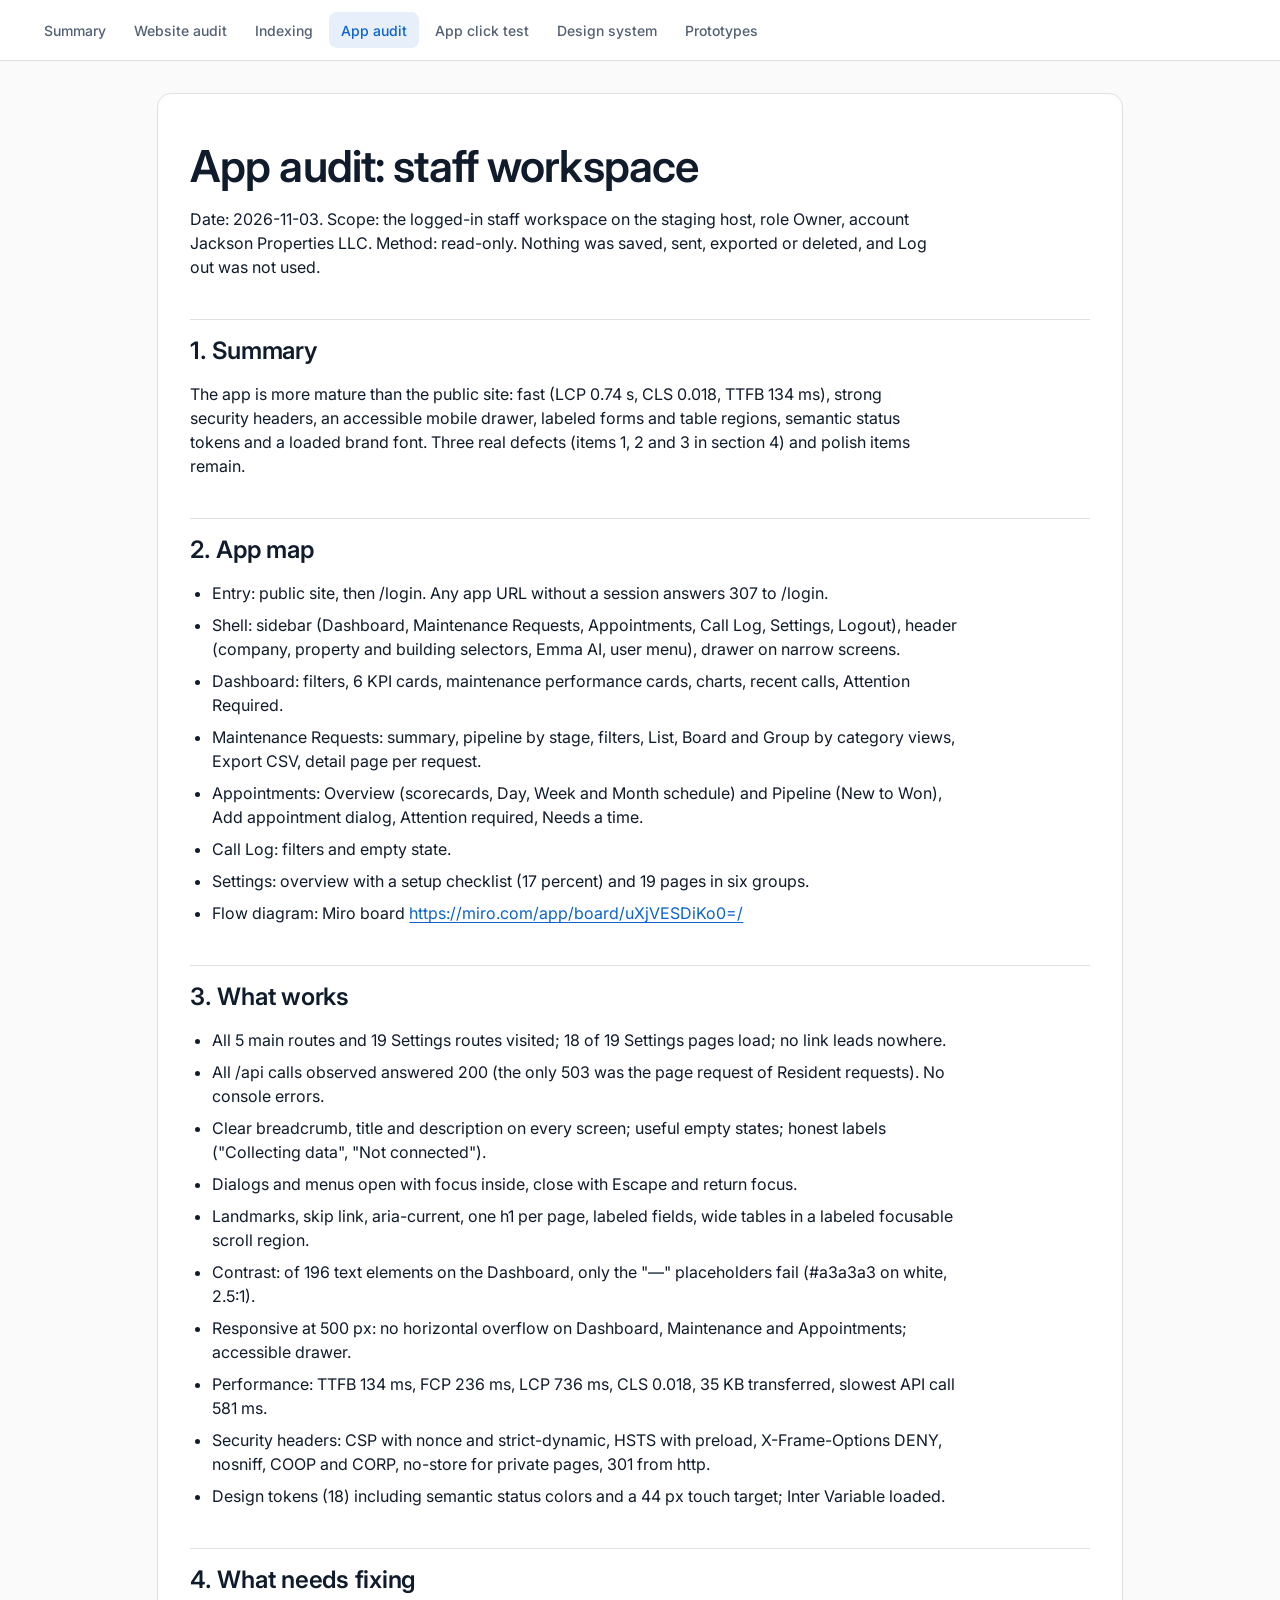
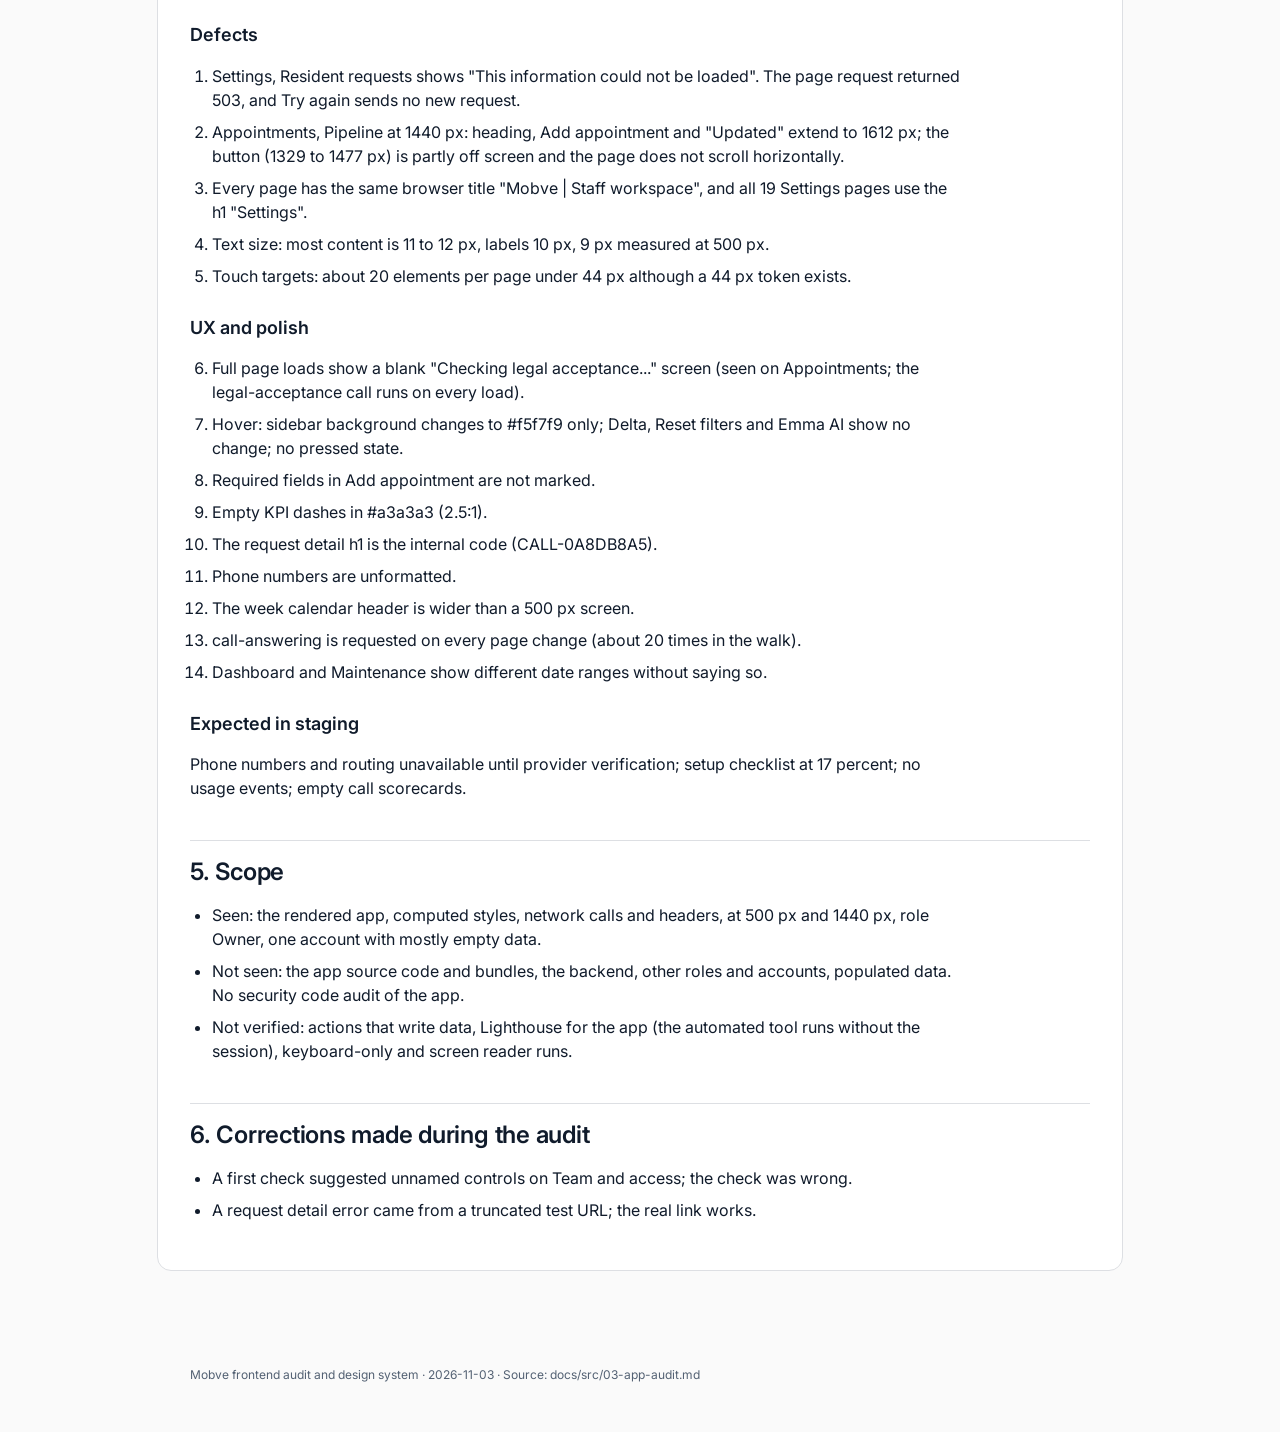
<file: docs/html/03-app-audit.html>
<!DOCTYPE html>
<html lang="en">
<head>
<meta charset="utf-8">
<meta name="viewport" content="width=device-width,initial-scale=1">
<title>App audit: staff workspace | Mobve audit</title>
<link rel="preconnect" href="https://fonts.googleapis.com">
<link rel="preconnect" href="https://fonts.gstatic.com" crossorigin>
<link href="https://fonts.googleapis.com/css2?family=Inter:wght@400;500;600&amp;display=swap" rel="stylesheet">
<link rel="stylesheet" href="../../design-system/mobve-design-system.css">
<style>
:root { --font-sans: "Inter", "Inter Variable", system-ui, -apple-system, "Segoe UI", Roboto, Arial, sans-serif; color-scheme: light; }
body { background: var(--color-bg); }
.docnav { display: flex; flex-wrap: wrap; gap: var(--space-1); padding: var(--space-3) var(--gutter); background: var(--color-paper); border-bottom: 1px solid var(--color-divider); }
.docnav a { display: inline-flex; align-items: center; min-height: 36px; padding: 0 var(--space-3); border-radius: var(--radius-sm); color: var(--color-muted); font-size: var(--fs-ui); font-weight: var(--fw-medium); text-decoration: none; }
.docnav a:hover { background: var(--color-tint); color: var(--color-primary); }
.docnav a[aria-current="page"] { background: var(--color-tint); color: var(--color-primary); }
.doc { max-width: 900px; margin: var(--space-6) auto var(--space-9); padding: var(--space-7) var(--space-6); background: var(--color-paper); border: 1px solid var(--color-divider); border-radius: var(--radius-md); display: grid; gap: var(--space-4); }
.doc h1 { font-size: clamp(2rem, 1.5rem + 2vw, 2.75rem); line-height: 1.12; }
.doc h2 { font-size: var(--fs-h3); line-height: var(--lh-h3); letter-spacing: var(--ls-h3); margin-top: var(--space-5); padding-top: var(--space-4); border-top: 1px solid var(--color-divider); }
.doc h3 { font-size: 1.125rem; line-height: 1.35; letter-spacing: 0; margin-top: var(--space-3); }
.doc p, .doc li { max-width: 75ch; }
.doc ul, .doc ol { margin: 0; padding-left: 1.4rem; display: grid; gap: var(--space-2); }
.doc code { font-size: 0.85em; background: var(--color-bg); border: 1px solid var(--color-divider); padding: 0 5px; border-radius: 5px; overflow-wrap: anywhere; }
.table-wrap { overflow-x: auto; border: 1px solid var(--color-divider); border-radius: var(--radius-sm); }
.doc .table th, .doc .table td { vertical-align: top; }
.docfoot { max-width: 900px; margin: 0 auto var(--space-7); padding: 0 var(--space-6); }
@page { size: A4; margin: 16mm 14mm; }
@media print {
  body { background: #fff; }
  .docnav, .docfoot { display: none; }
  .doc { margin: 0; padding: 0; border: 0; max-width: none; }
  .doc h2 { break-after: avoid; }
  .doc h3 { break-after: avoid; }
  .table-wrap { overflow: visible; border: 0; }
  .doc .table { font-size: 11px; }
  .doc .table tr { break-inside: avoid; }
  a { color: var(--color-ink); }
}
</style>
</head>
<body>
<nav class="docnav" aria-label="Documents"><a href="00-summary.html">Summary</a><a href="01-website-audit.html">Website audit</a><a href="02-indexing.html">Indexing</a><a href="03-app-audit.html" aria-current="page">App audit</a><a href="04-app-click-test.html">App click test</a><a href="05-design-system.html">Design system</a><a href="06-prototypes.html">Prototypes</a></nav>
<main class="doc">
<h1 id="app-audit-staff-workspace">App audit: staff workspace</h1>
<p>Date: 2026-11-03. Scope: the logged-in staff workspace on the staging host, role Owner, account Jackson Properties LLC. Method: read-only. Nothing was saved, sent, exported or deleted, and Log out was not used.</p>
<h2 id="1-summary">1. Summary</h2>
<p>The app is more mature than the public site: fast (LCP 0.74 s, CLS 0.018, TTFB 134 ms), strong security headers, an accessible mobile drawer, labeled forms and table regions, semantic status tokens and a loaded brand font. Three real defects (items 1, 2 and 3 in section 4) and polish items remain.</p>
<h2 id="2-app-map">2. App map</h2>
<ul><li>Entry: public site, then /login. Any app URL without a session answers 307 to /login.</li><li>Shell: sidebar (Dashboard, Maintenance Requests, Appointments, Call Log, Settings, Logout), header (company, property and building selectors, Emma AI, user menu), drawer on narrow screens.</li><li>Dashboard: filters, 6 KPI cards, maintenance performance cards, charts, recent calls, Attention Required.</li><li>Maintenance Requests: summary, pipeline by stage, filters, List, Board and Group by category views, Export CSV, detail page per request.</li><li>Appointments: Overview (scorecards, Day, Week and Month schedule) and Pipeline (New to Won), Add appointment dialog, Attention required, Needs a time.</li><li>Call Log: filters and empty state.</li><li>Settings: overview with a setup checklist (17 percent) and 19 pages in six groups.</li><li>Flow diagram: Miro board <a href="https://miro.com/app/board/uXjVESDiKo0=/">https://miro.com/app/board/uXjVESDiKo0=/</a></li></ul>
<h2 id="3-what-works">3. What works</h2>
<ul><li>All 5 main routes and 19 Settings routes visited; 18 of 19 Settings pages load; no link leads nowhere.</li><li>All /api calls observed answered 200 (the only 503 was the page request of Resident requests). No console errors.</li><li>Clear breadcrumb, title and description on every screen; useful empty states; honest labels ("Collecting data", "Not connected").</li><li>Dialogs and menus open with focus inside, close with Escape and return focus.</li><li>Landmarks, skip link, aria-current, one h1 per page, labeled fields, wide tables in a labeled focusable scroll region.</li><li>Contrast: of 196 text elements on the Dashboard, only the "—" placeholders fail (#a3a3a3 on white, 2.5:1).</li><li>Responsive at 500 px: no horizontal overflow on Dashboard, Maintenance and Appointments; accessible drawer.</li><li>Performance: TTFB 134 ms, FCP 236 ms, LCP 736 ms, CLS 0.018, 35 KB transferred, slowest API call 581 ms.</li><li>Security headers: CSP with nonce and strict-dynamic, HSTS with preload, X-Frame-Options DENY, nosniff, COOP and CORP, no-store for private pages, 301 from http.</li><li>Design tokens (18) including semantic status colors and a 44 px touch target; Inter Variable loaded.</li></ul>
<h2 id="4-what-needs-fixing">4. What needs fixing</h2>
<h3 id="defects">Defects</h3>
<ol><li>Settings, Resident requests shows "This information could not be loaded". The page request returned 503, and Try again sends no new request.</li><li>Appointments, Pipeline at 1440 px: heading, Add appointment and "Updated" extend to 1612 px; the button (1329 to 1477 px) is partly off screen and the page does not scroll horizontally.</li><li>Every page has the same browser title "Mobve | Staff workspace", and all 19 Settings pages use the h1 "Settings".</li><li>Text size: most content is 11 to 12 px, labels 10 px, 9 px measured at 500 px.</li><li>Touch targets: about 20 elements per page under 44 px although a 44 px token exists.</li></ol>
<h3 id="ux-and-polish">UX and polish</h3>
<ol start="6"><li>Full page loads show a blank "Checking legal acceptance..." screen (seen on Appointments; the legal-acceptance call runs on every load).</li><li>Hover: sidebar background changes to #f5f7f9 only; Delta, Reset filters and Emma AI show no change; no pressed state.</li><li>Required fields in Add appointment are not marked.</li><li>Empty KPI dashes in #a3a3a3 (2.5:1).</li><li>The request detail h1 is the internal code (CALL-0A8DB8A5).</li><li>Phone numbers are unformatted.</li><li>The week calendar header is wider than a 500 px screen.</li><li>call-answering is requested on every page change (about 20 times in the walk).</li><li>Dashboard and Maintenance show different date ranges without saying so.</li></ol>
<h3 id="expected-in-staging">Expected in staging</h3>
<p>Phone numbers and routing unavailable until provider verification; setup checklist at 17 percent; no usage events; empty call scorecards.</p>
<h2 id="5-scope">5. Scope</h2>
<ul><li>Seen: the rendered app, computed styles, network calls and headers, at 500 px and 1440 px, role Owner, one account with mostly empty data.</li><li>Not seen: the app source code and bundles, the backend, other roles and accounts, populated data. No security code audit of the app.</li><li>Not verified: actions that write data, Lighthouse for the app (the automated tool runs without the session), keyboard-only and screen reader runs.</li></ul>
<h2 id="6-corrections-made-during-the-audit">6. Corrections made during the audit</h2>
<ul><li>A first check suggested unnamed controls on Team and access; the check was wrong.</li><li>A request detail error came from a truncated test URL; the real link works.</li></ul>
</main>
<footer class="docfoot caption">Mobve frontend audit and design system · 2026-11-03 · Source: docs/src/03-app-audit.md</footer>
</body>
</html>
</file>
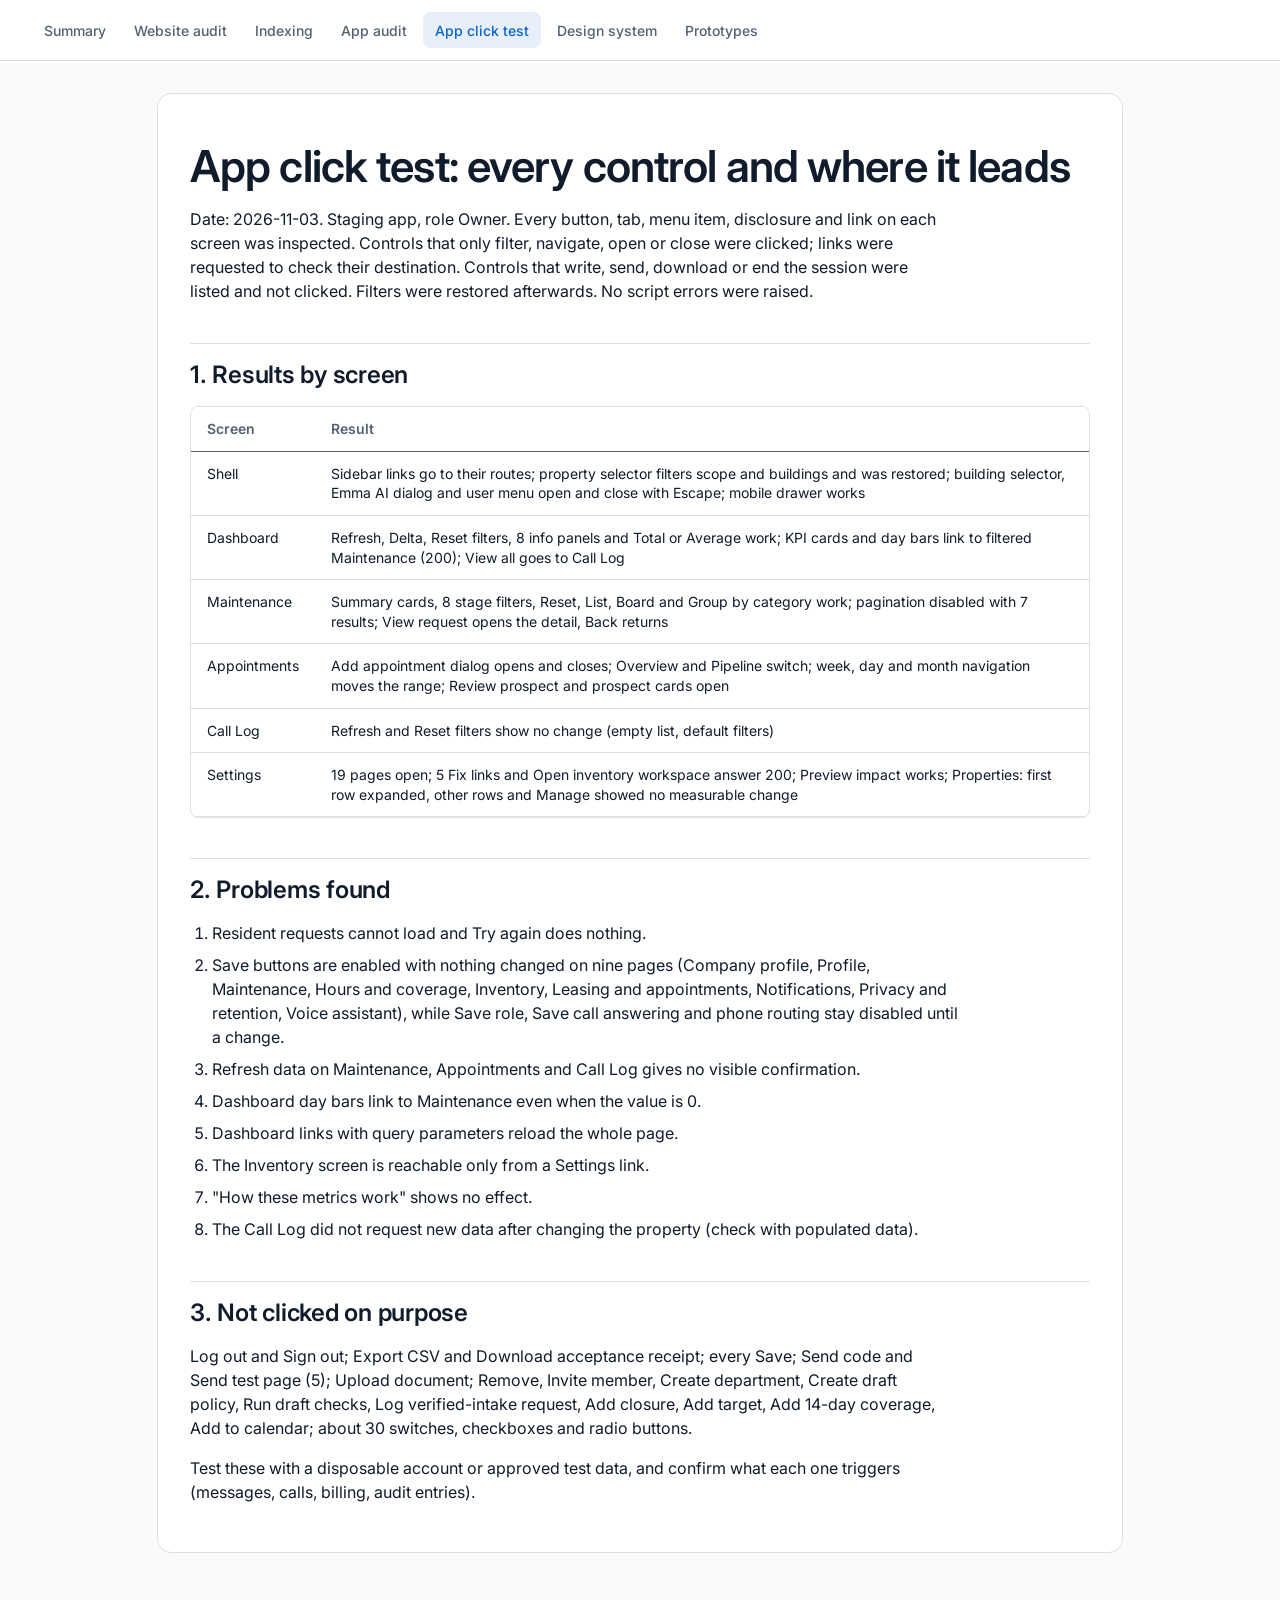
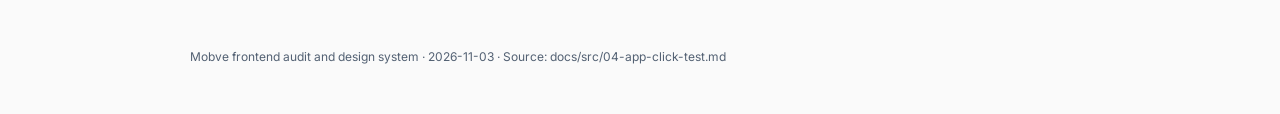
<file: docs/html/04-app-click-test.html>
<!DOCTYPE html>
<html lang="en">
<head>
<meta charset="utf-8">
<meta name="viewport" content="width=device-width,initial-scale=1">
<title>App click test: every control and where it leads | Mobve audit</title>
<link rel="preconnect" href="https://fonts.googleapis.com">
<link rel="preconnect" href="https://fonts.gstatic.com" crossorigin>
<link href="https://fonts.googleapis.com/css2?family=Inter:wght@400;500;600&amp;display=swap" rel="stylesheet">
<link rel="stylesheet" href="../../design-system/mobve-design-system.css">
<style>
:root { --font-sans: "Inter", "Inter Variable", system-ui, -apple-system, "Segoe UI", Roboto, Arial, sans-serif; color-scheme: light; }
body { background: var(--color-bg); }
.docnav { display: flex; flex-wrap: wrap; gap: var(--space-1); padding: var(--space-3) var(--gutter); background: var(--color-paper); border-bottom: 1px solid var(--color-divider); }
.docnav a { display: inline-flex; align-items: center; min-height: 36px; padding: 0 var(--space-3); border-radius: var(--radius-sm); color: var(--color-muted); font-size: var(--fs-ui); font-weight: var(--fw-medium); text-decoration: none; }
.docnav a:hover { background: var(--color-tint); color: var(--color-primary); }
.docnav a[aria-current="page"] { background: var(--color-tint); color: var(--color-primary); }
.doc { max-width: 900px; margin: var(--space-6) auto var(--space-9); padding: var(--space-7) var(--space-6); background: var(--color-paper); border: 1px solid var(--color-divider); border-radius: var(--radius-md); display: grid; gap: var(--space-4); }
.doc h1 { font-size: clamp(2rem, 1.5rem + 2vw, 2.75rem); line-height: 1.12; }
.doc h2 { font-size: var(--fs-h3); line-height: var(--lh-h3); letter-spacing: var(--ls-h3); margin-top: var(--space-5); padding-top: var(--space-4); border-top: 1px solid var(--color-divider); }
.doc h3 { font-size: 1.125rem; line-height: 1.35; letter-spacing: 0; margin-top: var(--space-3); }
.doc p, .doc li { max-width: 75ch; }
.doc ul, .doc ol { margin: 0; padding-left: 1.4rem; display: grid; gap: var(--space-2); }
.doc code { font-size: 0.85em; background: var(--color-bg); border: 1px solid var(--color-divider); padding: 0 5px; border-radius: 5px; overflow-wrap: anywhere; }
.table-wrap { overflow-x: auto; border: 1px solid var(--color-divider); border-radius: var(--radius-sm); }
.doc .table th, .doc .table td { vertical-align: top; }
.docfoot { max-width: 900px; margin: 0 auto var(--space-7); padding: 0 var(--space-6); }
@page { size: A4; margin: 16mm 14mm; }
@media print {
  body { background: #fff; }
  .docnav, .docfoot { display: none; }
  .doc { margin: 0; padding: 0; border: 0; max-width: none; }
  .doc h2 { break-after: avoid; }
  .doc h3 { break-after: avoid; }
  .table-wrap { overflow: visible; border: 0; }
  .doc .table { font-size: 11px; }
  .doc .table tr { break-inside: avoid; }
  a { color: var(--color-ink); }
}
</style>
</head>
<body>
<nav class="docnav" aria-label="Documents"><a href="00-summary.html">Summary</a><a href="01-website-audit.html">Website audit</a><a href="02-indexing.html">Indexing</a><a href="03-app-audit.html">App audit</a><a href="04-app-click-test.html" aria-current="page">App click test</a><a href="05-design-system.html">Design system</a><a href="06-prototypes.html">Prototypes</a></nav>
<main class="doc">
<h1 id="app-click-test-every-control-and-where-it-leads">App click test: every control and where it leads</h1>
<p>Date: 2026-11-03. Staging app, role Owner. Every button, tab, menu item, disclosure and link on each screen was inspected. Controls that only filter, navigate, open or close were clicked; links were requested to check their destination. Controls that write, send, download or end the session were listed and not clicked. Filters were restored afterwards. No script errors were raised.</p>
<h2 id="1-results-by-screen">1. Results by screen</h2>
<div class="table-wrap"><table class="table"><thead><tr><th>Screen</th><th>Result</th></tr></thead><tbody><tr><td>Shell</td><td>Sidebar links go to their routes; property selector filters scope and buildings and was restored; building selector, Emma AI dialog and user menu open and close with Escape; mobile drawer works</td></tr><tr><td>Dashboard</td><td>Refresh, Delta, Reset filters, 8 info panels and Total or Average work; KPI cards and day bars link to filtered Maintenance (200); View all goes to Call Log</td></tr><tr><td>Maintenance</td><td>Summary cards, 8 stage filters, Reset, List, Board and Group by category work; pagination disabled with 7 results; View request opens the detail, Back returns</td></tr><tr><td>Appointments</td><td>Add appointment dialog opens and closes; Overview and Pipeline switch; week, day and month navigation moves the range; Review prospect and prospect cards open</td></tr><tr><td>Call Log</td><td>Refresh and Reset filters show no change (empty list, default filters)</td></tr><tr><td>Settings</td><td>19 pages open; 5 Fix links and Open inventory workspace answer 200; Preview impact works; Properties: first row expanded, other rows and Manage showed no measurable change</td></tr></tbody></table></div>
<h2 id="2-problems-found">2. Problems found</h2>
<ol><li>Resident requests cannot load and Try again does nothing.</li><li>Save buttons are enabled with nothing changed on nine pages (Company profile, Profile, Maintenance, Hours and coverage, Inventory, Leasing and appointments, Notifications, Privacy and retention, Voice assistant), while Save role, Save call answering and phone routing stay disabled until a change.</li><li>Refresh data on Maintenance, Appointments and Call Log gives no visible confirmation.</li><li>Dashboard day bars link to Maintenance even when the value is 0.</li><li>Dashboard links with query parameters reload the whole page.</li><li>The Inventory screen is reachable only from a Settings link.</li><li>"How these metrics work" shows no effect.</li><li>The Call Log did not request new data after changing the property (check with populated data).</li></ol>
<h2 id="3-not-clicked-on-purpose">3. Not clicked on purpose</h2>
<p>Log out and Sign out; Export CSV and Download acceptance receipt; every Save; Send code and Send test page (5); Upload document; Remove, Invite member, Create department, Create draft policy, Run draft checks, Log verified-intake request, Add closure, Add target, Add 14-day coverage, Add to calendar; about 30 switches, checkboxes and radio buttons.</p>
<p>Test these with a disposable account or approved test data, and confirm what each one triggers (messages, calls, billing, audit entries).</p>
</main>
<footer class="docfoot caption">Mobve frontend audit and design system · 2026-11-03 · Source: docs/src/04-app-click-test.md</footer>
</body>
</html>
</file>
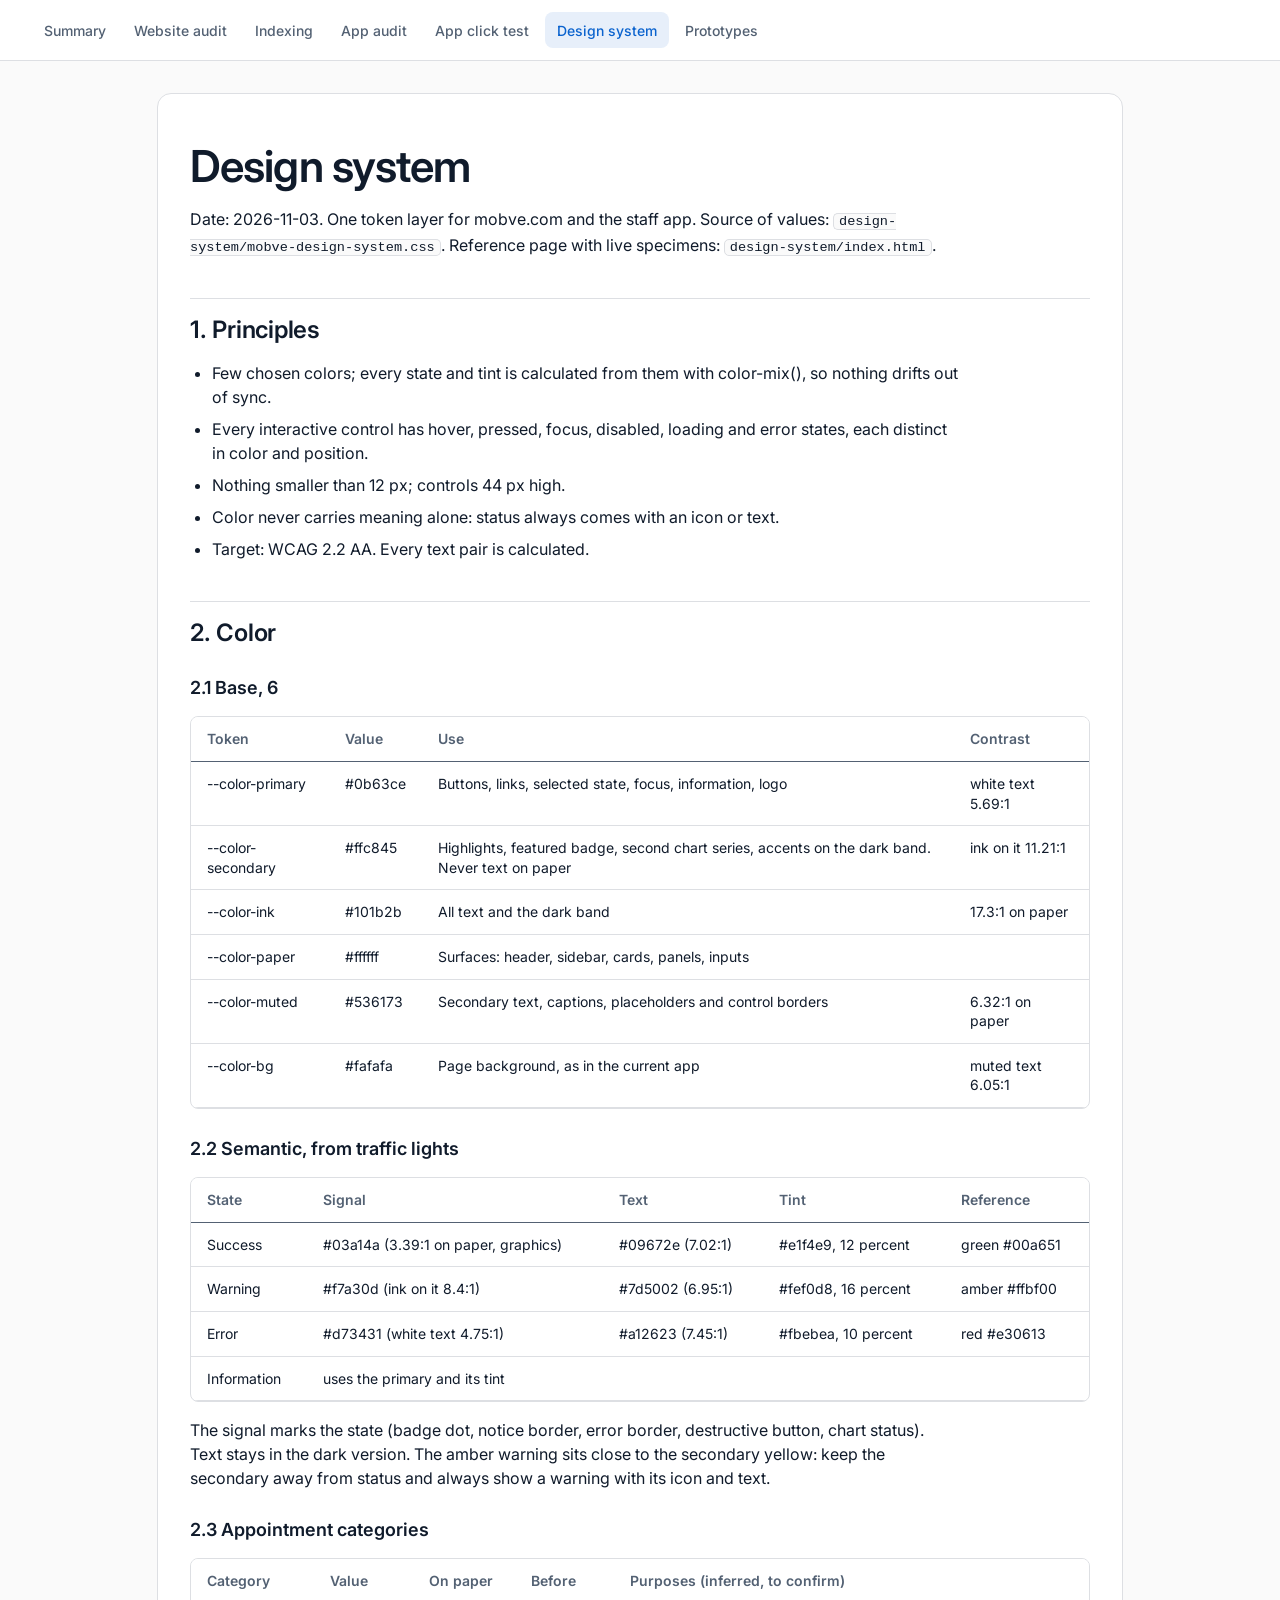
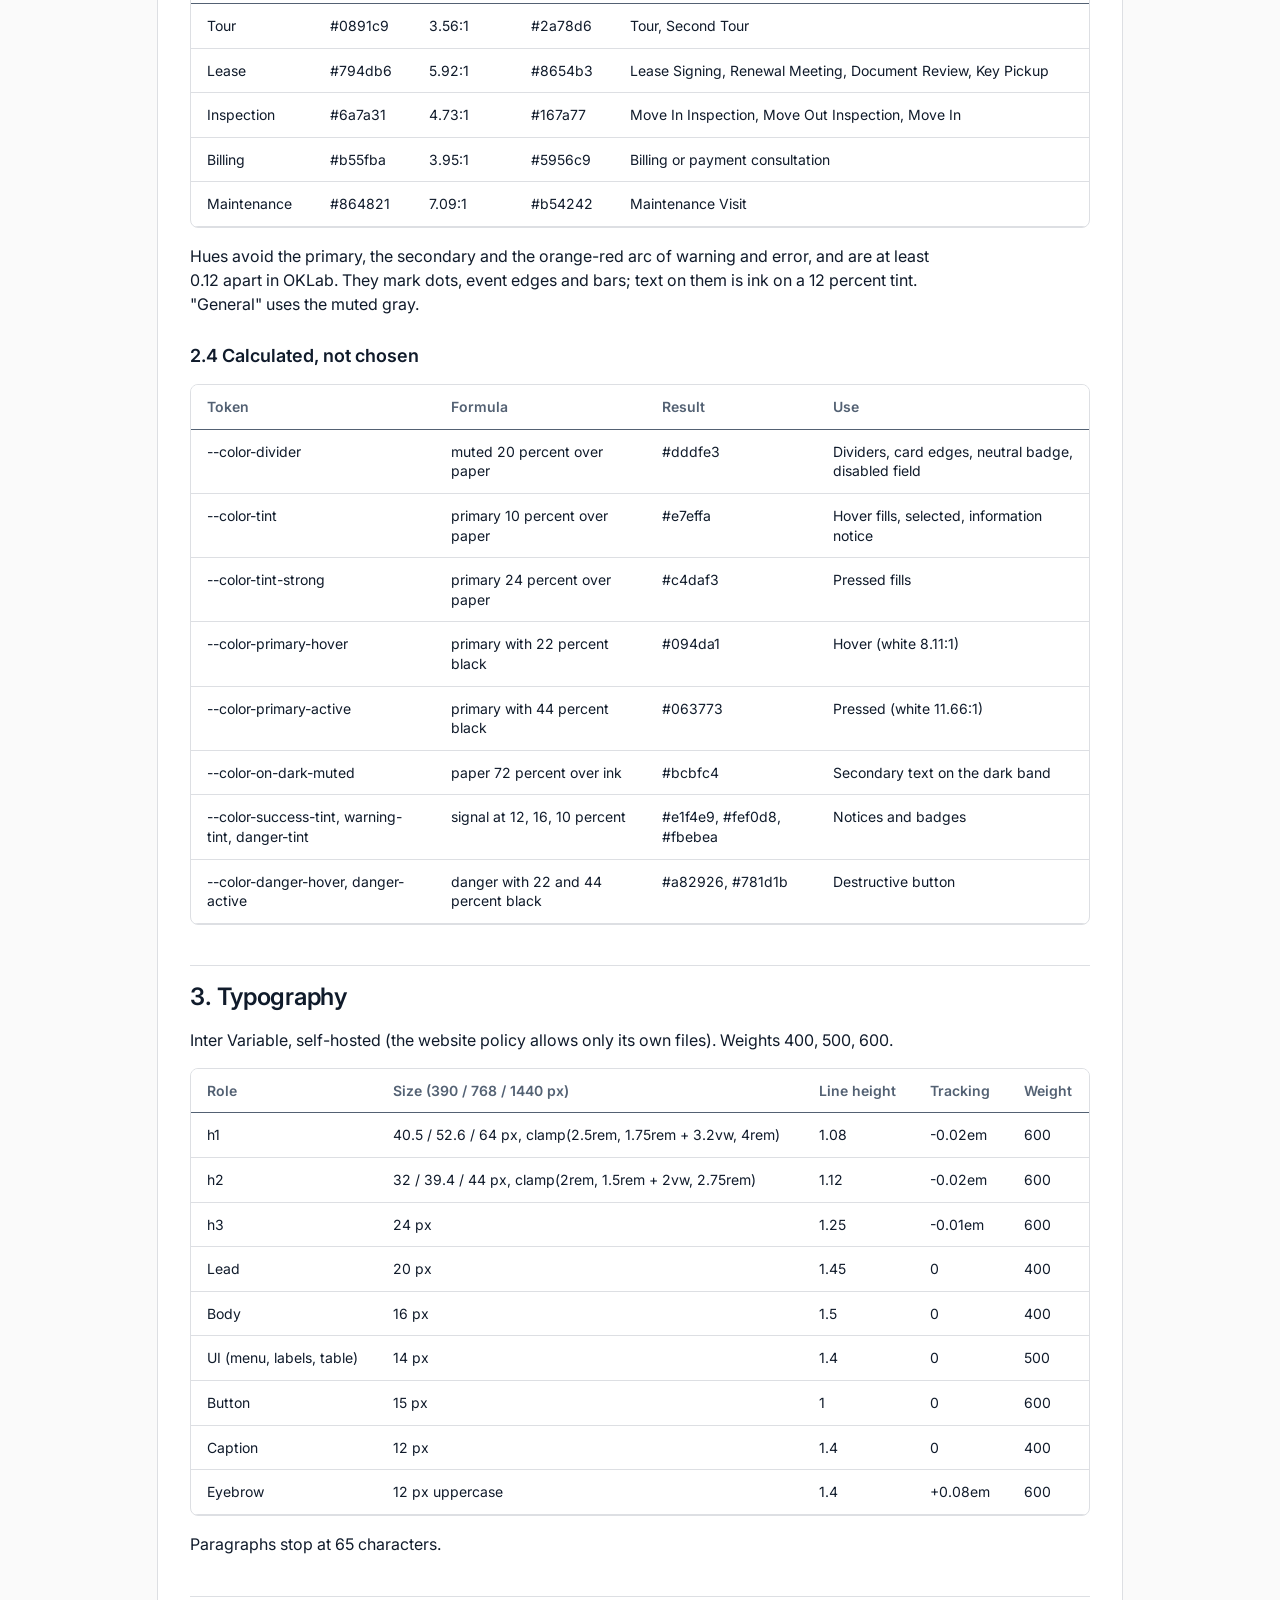
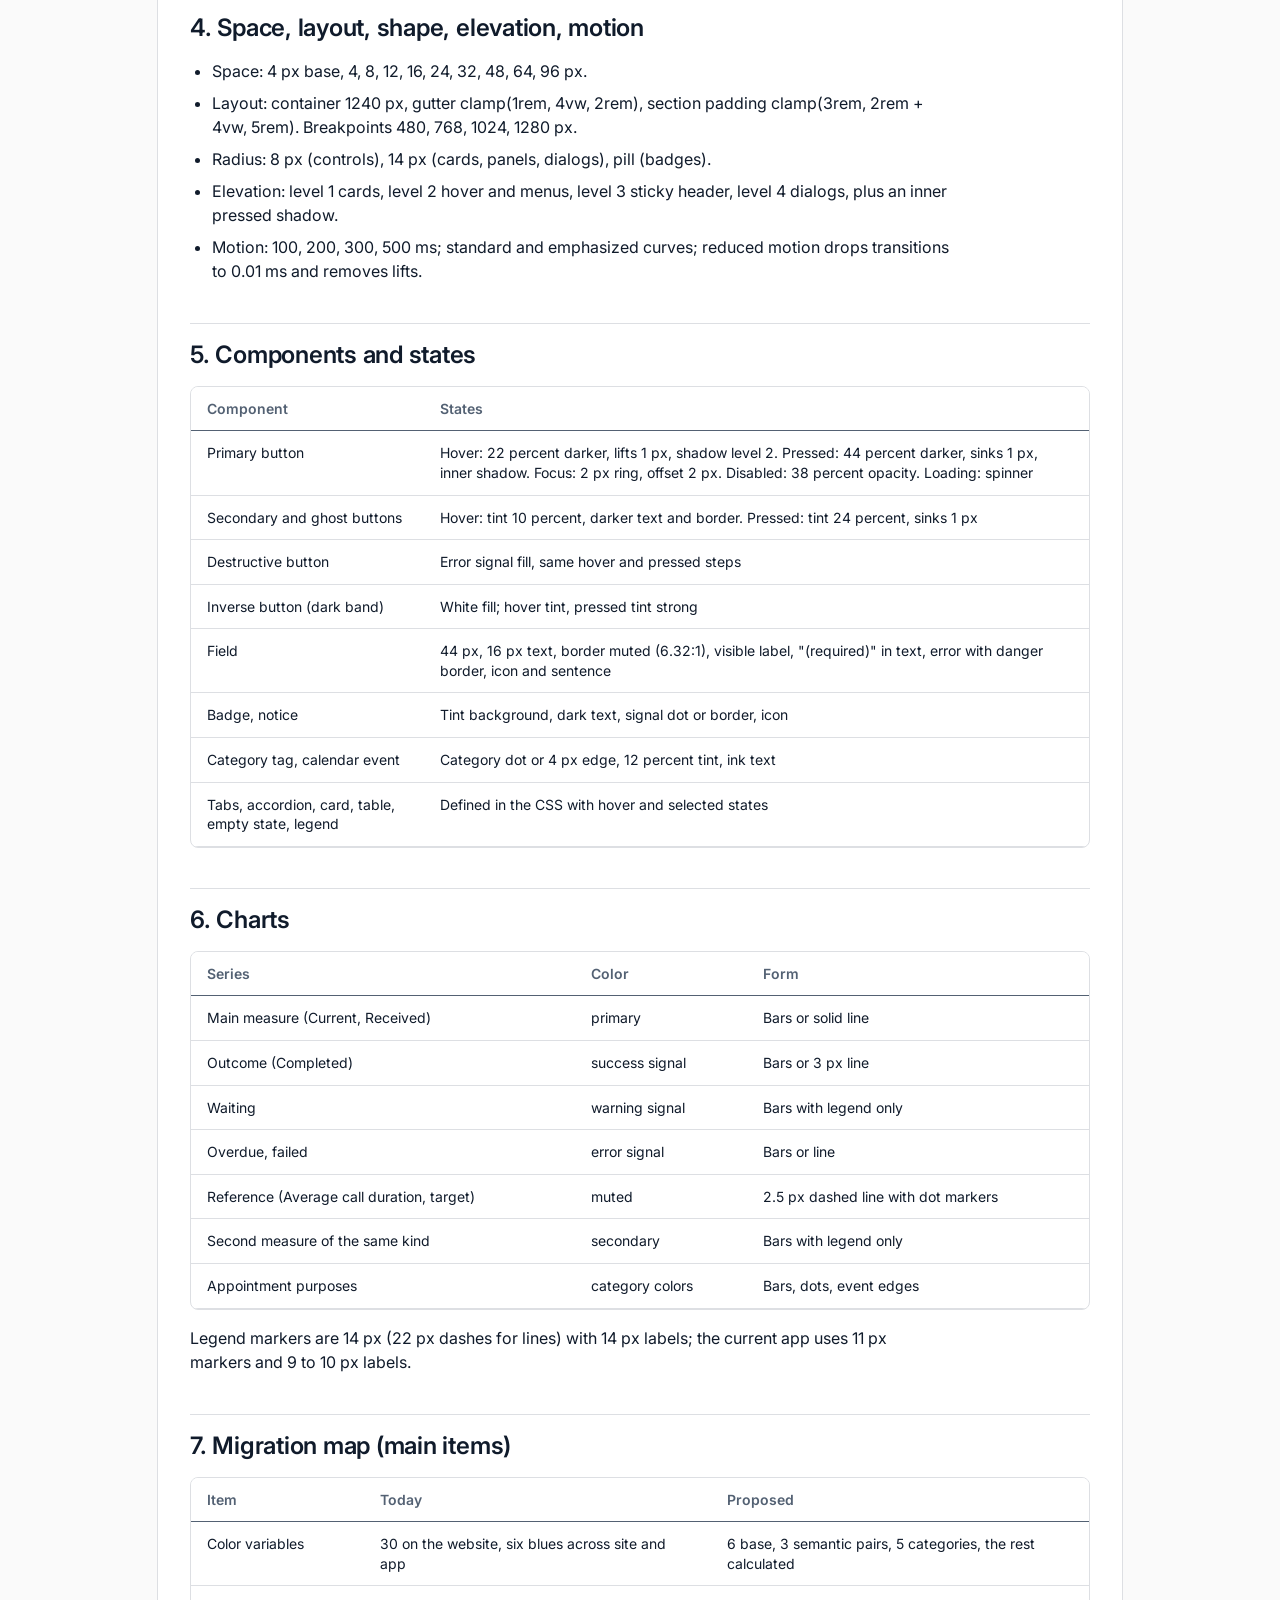
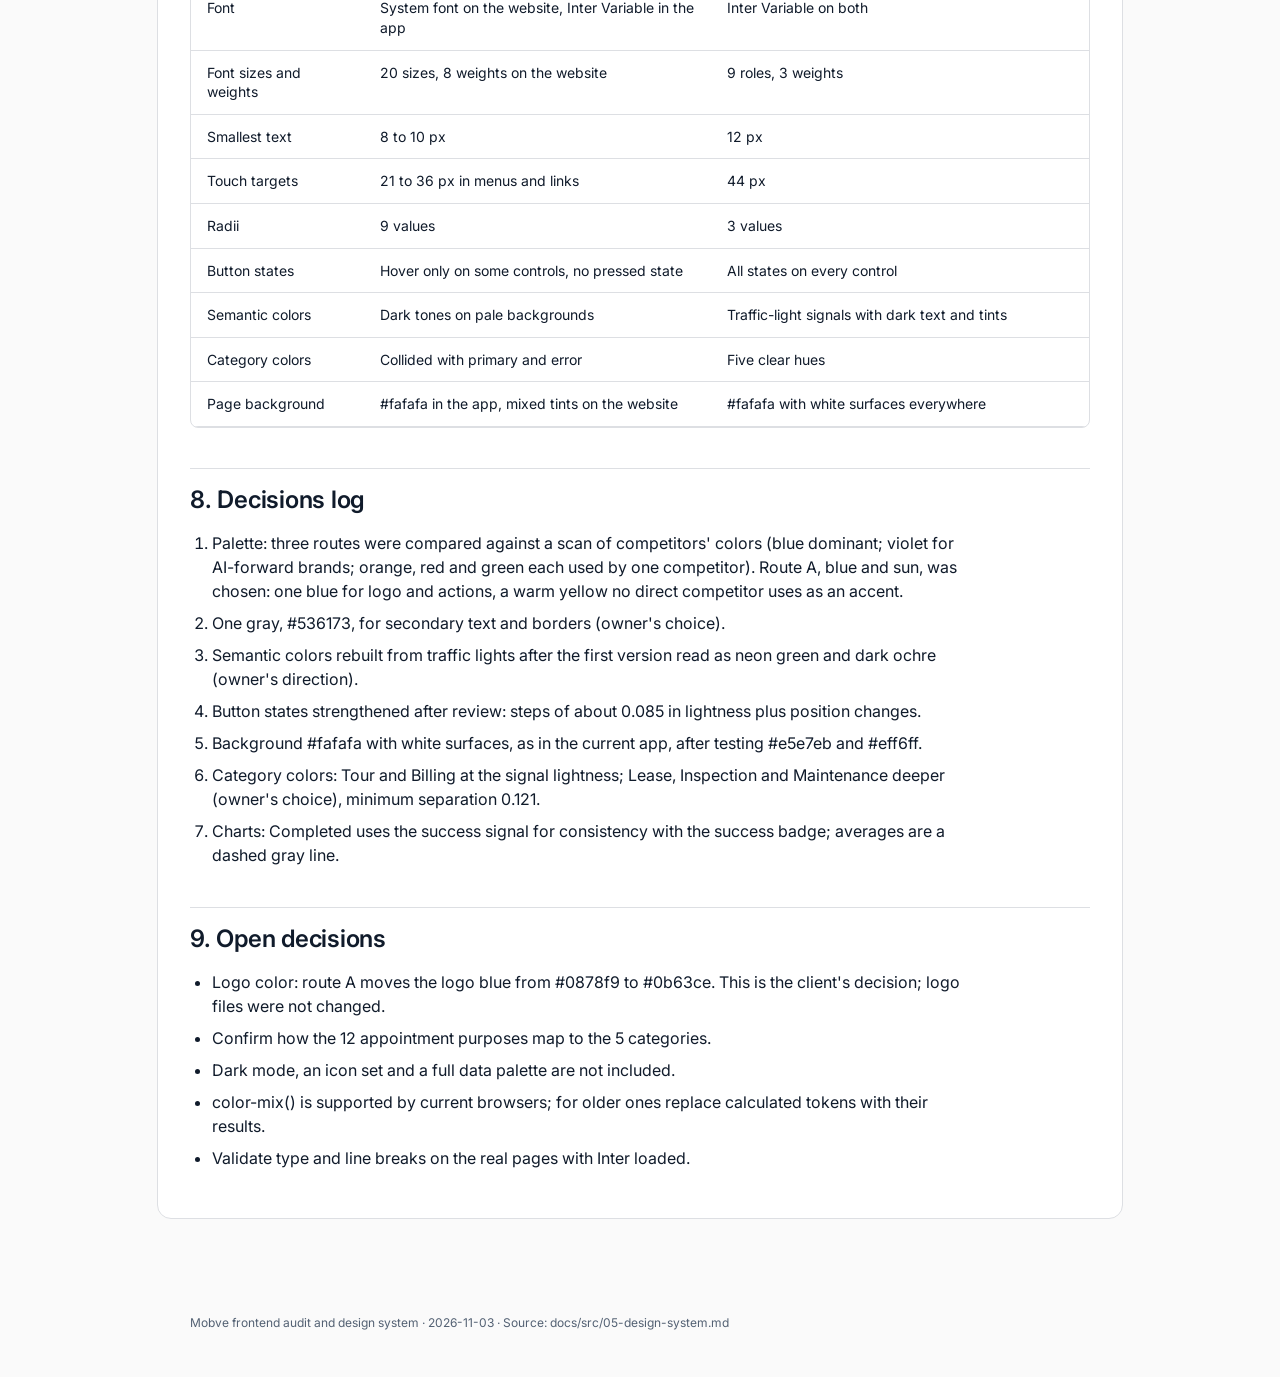
<file: docs/html/05-design-system.html>
<!DOCTYPE html>
<html lang="en">
<head>
<meta charset="utf-8">
<meta name="viewport" content="width=device-width,initial-scale=1">
<title>Design system | Mobve audit</title>
<link rel="preconnect" href="https://fonts.googleapis.com">
<link rel="preconnect" href="https://fonts.gstatic.com" crossorigin>
<link href="https://fonts.googleapis.com/css2?family=Inter:wght@400;500;600&amp;display=swap" rel="stylesheet">
<link rel="stylesheet" href="../../design-system/mobve-design-system.css">
<style>
:root { --font-sans: "Inter", "Inter Variable", system-ui, -apple-system, "Segoe UI", Roboto, Arial, sans-serif; color-scheme: light; }
body { background: var(--color-bg); }
.docnav { display: flex; flex-wrap: wrap; gap: var(--space-1); padding: var(--space-3) var(--gutter); background: var(--color-paper); border-bottom: 1px solid var(--color-divider); }
.docnav a { display: inline-flex; align-items: center; min-height: 36px; padding: 0 var(--space-3); border-radius: var(--radius-sm); color: var(--color-muted); font-size: var(--fs-ui); font-weight: var(--fw-medium); text-decoration: none; }
.docnav a:hover { background: var(--color-tint); color: var(--color-primary); }
.docnav a[aria-current="page"] { background: var(--color-tint); color: var(--color-primary); }
.doc { max-width: 900px; margin: var(--space-6) auto var(--space-9); padding: var(--space-7) var(--space-6); background: var(--color-paper); border: 1px solid var(--color-divider); border-radius: var(--radius-md); display: grid; gap: var(--space-4); }
.doc h1 { font-size: clamp(2rem, 1.5rem + 2vw, 2.75rem); line-height: 1.12; }
.doc h2 { font-size: var(--fs-h3); line-height: var(--lh-h3); letter-spacing: var(--ls-h3); margin-top: var(--space-5); padding-top: var(--space-4); border-top: 1px solid var(--color-divider); }
.doc h3 { font-size: 1.125rem; line-height: 1.35; letter-spacing: 0; margin-top: var(--space-3); }
.doc p, .doc li { max-width: 75ch; }
.doc ul, .doc ol { margin: 0; padding-left: 1.4rem; display: grid; gap: var(--space-2); }
.doc code { font-size: 0.85em; background: var(--color-bg); border: 1px solid var(--color-divider); padding: 0 5px; border-radius: 5px; overflow-wrap: anywhere; }
.table-wrap { overflow-x: auto; border: 1px solid var(--color-divider); border-radius: var(--radius-sm); }
.doc .table th, .doc .table td { vertical-align: top; }
.docfoot { max-width: 900px; margin: 0 auto var(--space-7); padding: 0 var(--space-6); }
@page { size: A4; margin: 16mm 14mm; }
@media print {
  body { background: #fff; }
  .docnav, .docfoot { display: none; }
  .doc { margin: 0; padding: 0; border: 0; max-width: none; }
  .doc h2 { break-after: avoid; }
  .doc h3 { break-after: avoid; }
  .table-wrap { overflow: visible; border: 0; }
  .doc .table { font-size: 11px; }
  .doc .table tr { break-inside: avoid; }
  a { color: var(--color-ink); }
}
</style>
</head>
<body>
<nav class="docnav" aria-label="Documents"><a href="00-summary.html">Summary</a><a href="01-website-audit.html">Website audit</a><a href="02-indexing.html">Indexing</a><a href="03-app-audit.html">App audit</a><a href="04-app-click-test.html">App click test</a><a href="05-design-system.html" aria-current="page">Design system</a><a href="06-prototypes.html">Prototypes</a></nav>
<main class="doc">
<h1 id="design-system">Design system</h1>
<p>Date: 2026-11-03. One token layer for mobve.com and the staff app. Source of values: <code>design-system/mobve-design-system.css</code>. Reference page with live specimens: <code>design-system/index.html</code>.</p>
<h2 id="1-principles">1. Principles</h2>
<ul><li>Few chosen colors; every state and tint is calculated from them with color-mix(), so nothing drifts out of sync.</li><li>Every interactive control has hover, pressed, focus, disabled, loading and error states, each distinct in color and position.</li><li>Nothing smaller than 12 px; controls 44 px high.</li><li>Color never carries meaning alone: status always comes with an icon or text.</li><li>Target: WCAG 2.2 AA. Every text pair is calculated.</li></ul>
<h2 id="2-color">2. Color</h2>
<h3 id="2-1-base-6">2.1 Base, 6</h3>
<div class="table-wrap"><table class="table"><thead><tr><th>Token</th><th>Value</th><th>Use</th><th>Contrast</th></tr></thead><tbody><tr><td>--color-primary</td><td>#0b63ce</td><td>Buttons, links, selected state, focus, information, logo</td><td>white text 5.69:1</td></tr><tr><td>--color-secondary</td><td>#ffc845</td><td>Highlights, featured badge, second chart series, accents on the dark band. Never text on paper</td><td>ink on it 11.21:1</td></tr><tr><td>--color-ink</td><td>#101b2b</td><td>All text and the dark band</td><td>17.3:1 on paper</td></tr><tr><td>--color-paper</td><td>#ffffff</td><td>Surfaces: header, sidebar, cards, panels, inputs</td><td></td></tr><tr><td>--color-muted</td><td>#536173</td><td>Secondary text, captions, placeholders and control borders</td><td>6.32:1 on paper</td></tr><tr><td>--color-bg</td><td>#fafafa</td><td>Page background, as in the current app</td><td>muted text 6.05:1</td></tr></tbody></table></div>
<h3 id="2-2-semantic-from-traffic-lights">2.2 Semantic, from traffic lights</h3>
<div class="table-wrap"><table class="table"><thead><tr><th>State</th><th>Signal</th><th>Text</th><th>Tint</th><th>Reference</th></tr></thead><tbody><tr><td>Success</td><td>#03a14a (3.39:1 on paper, graphics)</td><td>#09672e (7.02:1)</td><td>#e1f4e9, 12 percent</td><td>green #00a651</td></tr><tr><td>Warning</td><td>#f7a30d (ink on it 8.4:1)</td><td>#7d5002 (6.95:1)</td><td>#fef0d8, 16 percent</td><td>amber #ffbf00</td></tr><tr><td>Error</td><td>#d73431 (white text 4.75:1)</td><td>#a12623 (7.45:1)</td><td>#fbebea, 10 percent</td><td>red #e30613</td></tr><tr><td>Information</td><td>uses the primary and its tint</td><td></td><td></td><td></td></tr></tbody></table></div>
<p>The signal marks the state (badge dot, notice border, error border, destructive button, chart status). Text stays in the dark version. The amber warning sits close to the secondary yellow: keep the secondary away from status and always show a warning with its icon and text.</p>
<h3 id="2-3-appointment-categories">2.3 Appointment categories</h3>
<div class="table-wrap"><table class="table"><thead><tr><th>Category</th><th>Value</th><th>On paper</th><th>Before</th><th>Purposes (inferred, to confirm)</th></tr></thead><tbody><tr><td>Tour</td><td>#0891c9</td><td>3.56:1</td><td>#2a78d6</td><td>Tour, Second Tour</td></tr><tr><td>Lease</td><td>#794db6</td><td>5.92:1</td><td>#8654b3</td><td>Lease Signing, Renewal Meeting, Document Review, Key Pickup</td></tr><tr><td>Inspection</td><td>#6a7a31</td><td>4.73:1</td><td>#167a77</td><td>Move In Inspection, Move Out Inspection, Move In</td></tr><tr><td>Billing</td><td>#b55fba</td><td>3.95:1</td><td>#5956c9</td><td>Billing or payment consultation</td></tr><tr><td>Maintenance</td><td>#864821</td><td>7.09:1</td><td>#b54242</td><td>Maintenance Visit</td></tr></tbody></table></div>
<p>Hues avoid the primary, the secondary and the orange-red arc of warning and error, and are at least 0.12 apart in OKLab. They mark dots, event edges and bars; text on them is ink on a 12 percent tint. "General" uses the muted gray.</p>
<h3 id="2-4-calculated-not-chosen">2.4 Calculated, not chosen</h3>
<div class="table-wrap"><table class="table"><thead><tr><th>Token</th><th>Formula</th><th>Result</th><th>Use</th></tr></thead><tbody><tr><td>--color-divider</td><td>muted 20 percent over paper</td><td>#dddfe3</td><td>Dividers, card edges, neutral badge, disabled field</td></tr><tr><td>--color-tint</td><td>primary 10 percent over paper</td><td>#e7effa</td><td>Hover fills, selected, information notice</td></tr><tr><td>--color-tint-strong</td><td>primary 24 percent over paper</td><td>#c4daf3</td><td>Pressed fills</td></tr><tr><td>--color-primary-hover</td><td>primary with 22 percent black</td><td>#094da1</td><td>Hover (white 8.11:1)</td></tr><tr><td>--color-primary-active</td><td>primary with 44 percent black</td><td>#063773</td><td>Pressed (white 11.66:1)</td></tr><tr><td>--color-on-dark-muted</td><td>paper 72 percent over ink</td><td>#bcbfc4</td><td>Secondary text on the dark band</td></tr><tr><td>--color-success-tint, warning-tint, danger-tint</td><td>signal at 12, 16, 10 percent</td><td>#e1f4e9, #fef0d8, #fbebea</td><td>Notices and badges</td></tr><tr><td>--color-danger-hover, danger-active</td><td>danger with 22 and 44 percent black</td><td>#a82926, #781d1b</td><td>Destructive button</td></tr></tbody></table></div>
<h2 id="3-typography">3. Typography</h2>
<p>Inter Variable, self-hosted (the website policy allows only its own files). Weights 400, 500, 600.</p>
<div class="table-wrap"><table class="table"><thead><tr><th>Role</th><th>Size (390 / 768 / 1440 px)</th><th>Line height</th><th>Tracking</th><th>Weight</th></tr></thead><tbody><tr><td>h1</td><td>40.5 / 52.6 / 64 px, clamp(2.5rem, 1.75rem + 3.2vw, 4rem)</td><td>1.08</td><td>-0.02em</td><td>600</td></tr><tr><td>h2</td><td>32 / 39.4 / 44 px, clamp(2rem, 1.5rem + 2vw, 2.75rem)</td><td>1.12</td><td>-0.02em</td><td>600</td></tr><tr><td>h3</td><td>24 px</td><td>1.25</td><td>-0.01em</td><td>600</td></tr><tr><td>Lead</td><td>20 px</td><td>1.45</td><td>0</td><td>400</td></tr><tr><td>Body</td><td>16 px</td><td>1.5</td><td>0</td><td>400</td></tr><tr><td>UI (menu, labels, table)</td><td>14 px</td><td>1.4</td><td>0</td><td>500</td></tr><tr><td>Button</td><td>15 px</td><td>1</td><td>0</td><td>600</td></tr><tr><td>Caption</td><td>12 px</td><td>1.4</td><td>0</td><td>400</td></tr><tr><td>Eyebrow</td><td>12 px uppercase</td><td>1.4</td><td>+0.08em</td><td>600</td></tr></tbody></table></div>
<p>Paragraphs stop at 65 characters.</p>
<h2 id="4-space-layout-shape-elevation-motion">4. Space, layout, shape, elevation, motion</h2>
<ul><li>Space: 4 px base, 4, 8, 12, 16, 24, 32, 48, 64, 96 px.</li><li>Layout: container 1240 px, gutter clamp(1rem, 4vw, 2rem), section padding clamp(3rem, 2rem + 4vw, 5rem). Breakpoints 480, 768, 1024, 1280 px.</li><li>Radius: 8 px (controls), 14 px (cards, panels, dialogs), pill (badges).</li><li>Elevation: level 1 cards, level 2 hover and menus, level 3 sticky header, level 4 dialogs, plus an inner pressed shadow.</li><li>Motion: 100, 200, 300, 500 ms; standard and emphasized curves; reduced motion drops transitions to 0.01 ms and removes lifts.</li></ul>
<h2 id="5-components-and-states">5. Components and states</h2>
<div class="table-wrap"><table class="table"><thead><tr><th>Component</th><th>States</th></tr></thead><tbody><tr><td>Primary button</td><td>Hover: 22 percent darker, lifts 1 px, shadow level 2. Pressed: 44 percent darker, sinks 1 px, inner shadow. Focus: 2 px ring, offset 2 px. Disabled: 38 percent opacity. Loading: spinner</td></tr><tr><td>Secondary and ghost buttons</td><td>Hover: tint 10 percent, darker text and border. Pressed: tint 24 percent, sinks 1 px</td></tr><tr><td>Destructive button</td><td>Error signal fill, same hover and pressed steps</td></tr><tr><td>Inverse button (dark band)</td><td>White fill; hover tint, pressed tint strong</td></tr><tr><td>Field</td><td>44 px, 16 px text, border muted (6.32:1), visible label, "(required)" in text, error with danger border, icon and sentence</td></tr><tr><td>Badge, notice</td><td>Tint background, dark text, signal dot or border, icon</td></tr><tr><td>Category tag, calendar event</td><td>Category dot or 4 px edge, 12 percent tint, ink text</td></tr><tr><td>Tabs, accordion, card, table, empty state, legend</td><td>Defined in the CSS with hover and selected states</td></tr></tbody></table></div>
<h2 id="6-charts">6. Charts</h2>
<div class="table-wrap"><table class="table"><thead><tr><th>Series</th><th>Color</th><th>Form</th></tr></thead><tbody><tr><td>Main measure (Current, Received)</td><td>primary</td><td>Bars or solid line</td></tr><tr><td>Outcome (Completed)</td><td>success signal</td><td>Bars or 3 px line</td></tr><tr><td>Waiting</td><td>warning signal</td><td>Bars with legend only</td></tr><tr><td>Overdue, failed</td><td>error signal</td><td>Bars or line</td></tr><tr><td>Reference (Average call duration, target)</td><td>muted</td><td>2.5 px dashed line with dot markers</td></tr><tr><td>Second measure of the same kind</td><td>secondary</td><td>Bars with legend only</td></tr><tr><td>Appointment purposes</td><td>category colors</td><td>Bars, dots, event edges</td></tr></tbody></table></div>
<p>Legend markers are 14 px (22 px dashes for lines) with 14 px labels; the current app uses 11 px markers and 9 to 10 px labels.</p>
<h2 id="7-migration-map-main-items">7. Migration map (main items)</h2>
<div class="table-wrap"><table class="table"><thead><tr><th>Item</th><th>Today</th><th>Proposed</th></tr></thead><tbody><tr><td>Color variables</td><td>30 on the website, six blues across site and app</td><td>6 base, 3 semantic pairs, 5 categories, the rest calculated</td></tr><tr><td>Font</td><td>System font on the website, Inter Variable in the app</td><td>Inter Variable on both</td></tr><tr><td>Font sizes and weights</td><td>20 sizes, 8 weights on the website</td><td>9 roles, 3 weights</td></tr><tr><td>Smallest text</td><td>8 to 10 px</td><td>12 px</td></tr><tr><td>Touch targets</td><td>21 to 36 px in menus and links</td><td>44 px</td></tr><tr><td>Radii</td><td>9 values</td><td>3 values</td></tr><tr><td>Button states</td><td>Hover only on some controls, no pressed state</td><td>All states on every control</td></tr><tr><td>Semantic colors</td><td>Dark tones on pale backgrounds</td><td>Traffic-light signals with dark text and tints</td></tr><tr><td>Category colors</td><td>Collided with primary and error</td><td>Five clear hues</td></tr><tr><td>Page background</td><td>#fafafa in the app, mixed tints on the website</td><td>#fafafa with white surfaces everywhere</td></tr></tbody></table></div>
<h2 id="8-decisions-log">8. Decisions log</h2>
<ol><li>Palette: three routes were compared against a scan of competitors' colors (blue dominant; violet for AI-forward brands; orange, red and green each used by one competitor). Route A, blue and sun, was chosen: one blue for logo and actions, a warm yellow no direct competitor uses as an accent.</li><li>One gray, #536173, for secondary text and borders (owner's choice).</li><li>Semantic colors rebuilt from traffic lights after the first version read as neon green and dark ochre (owner's direction).</li><li>Button states strengthened after review: steps of about 0.085 in lightness plus position changes.</li><li>Background #fafafa with white surfaces, as in the current app, after testing #e5e7eb and #eff6ff.</li><li>Category colors: Tour and Billing at the signal lightness; Lease, Inspection and Maintenance deeper (owner's choice), minimum separation 0.121.</li><li>Charts: Completed uses the success signal for consistency with the success badge; averages are a dashed gray line.</li></ol>
<h2 id="9-open-decisions">9. Open decisions</h2>
<ul><li>Logo color: route A moves the logo blue from #0878f9 to #0b63ce. This is the client's decision; logo files were not changed.</li><li>Confirm how the 12 appointment purposes map to the 5 categories.</li><li>Dark mode, an icon set and a full data palette are not included.</li><li>color-mix() is supported by current browsers; for older ones replace calculated tokens with their results.</li><li>Validate type and line breaks on the real pages with Inter loaded.</li></ul>
</main>
<footer class="docfoot caption">Mobve frontend audit and design system · 2026-11-03 · Source: docs/src/05-design-system.md</footer>
</body>
</html>
</file>
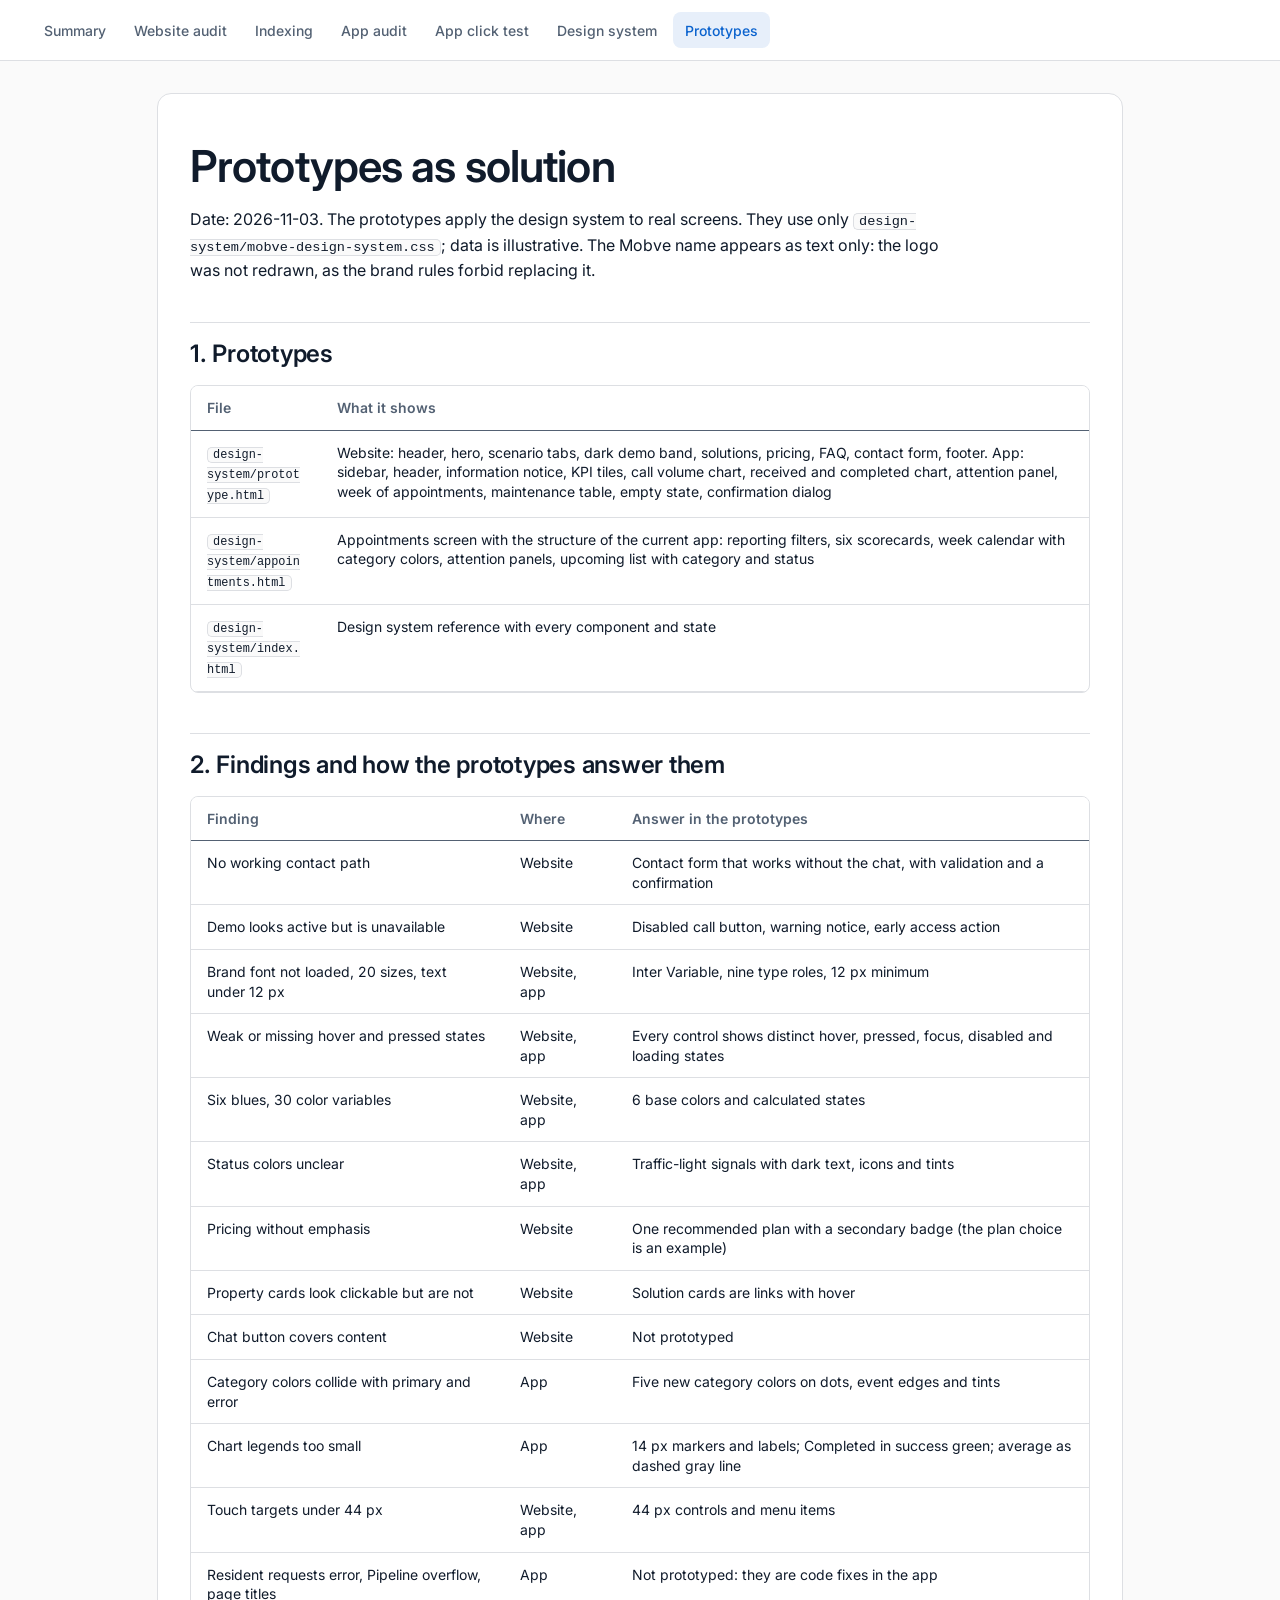
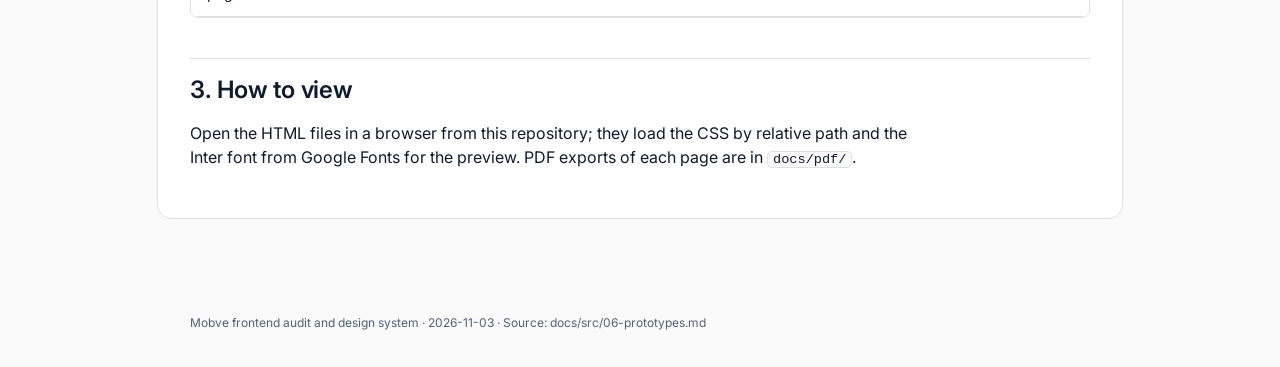
<file: docs/html/06-prototypes.html>
<!DOCTYPE html>
<html lang="en">
<head>
<meta charset="utf-8">
<meta name="viewport" content="width=device-width,initial-scale=1">
<title>Prototypes as solution | Mobve audit</title>
<link rel="preconnect" href="https://fonts.googleapis.com">
<link rel="preconnect" href="https://fonts.gstatic.com" crossorigin>
<link href="https://fonts.googleapis.com/css2?family=Inter:wght@400;500;600&amp;display=swap" rel="stylesheet">
<link rel="stylesheet" href="../../design-system/mobve-design-system.css">
<style>
:root { --font-sans: "Inter", "Inter Variable", system-ui, -apple-system, "Segoe UI", Roboto, Arial, sans-serif; color-scheme: light; }
body { background: var(--color-bg); }
.docnav { display: flex; flex-wrap: wrap; gap: var(--space-1); padding: var(--space-3) var(--gutter); background: var(--color-paper); border-bottom: 1px solid var(--color-divider); }
.docnav a { display: inline-flex; align-items: center; min-height: 36px; padding: 0 var(--space-3); border-radius: var(--radius-sm); color: var(--color-muted); font-size: var(--fs-ui); font-weight: var(--fw-medium); text-decoration: none; }
.docnav a:hover { background: var(--color-tint); color: var(--color-primary); }
.docnav a[aria-current="page"] { background: var(--color-tint); color: var(--color-primary); }
.doc { max-width: 900px; margin: var(--space-6) auto var(--space-9); padding: var(--space-7) var(--space-6); background: var(--color-paper); border: 1px solid var(--color-divider); border-radius: var(--radius-md); display: grid; gap: var(--space-4); }
.doc h1 { font-size: clamp(2rem, 1.5rem + 2vw, 2.75rem); line-height: 1.12; }
.doc h2 { font-size: var(--fs-h3); line-height: var(--lh-h3); letter-spacing: var(--ls-h3); margin-top: var(--space-5); padding-top: var(--space-4); border-top: 1px solid var(--color-divider); }
.doc h3 { font-size: 1.125rem; line-height: 1.35; letter-spacing: 0; margin-top: var(--space-3); }
.doc p, .doc li { max-width: 75ch; }
.doc ul, .doc ol { margin: 0; padding-left: 1.4rem; display: grid; gap: var(--space-2); }
.doc code { font-size: 0.85em; background: var(--color-bg); border: 1px solid var(--color-divider); padding: 0 5px; border-radius: 5px; overflow-wrap: anywhere; }
.table-wrap { overflow-x: auto; border: 1px solid var(--color-divider); border-radius: var(--radius-sm); }
.doc .table th, .doc .table td { vertical-align: top; }
.docfoot { max-width: 900px; margin: 0 auto var(--space-7); padding: 0 var(--space-6); }
@page { size: A4; margin: 16mm 14mm; }
@media print {
  body { background: #fff; }
  .docnav, .docfoot { display: none; }
  .doc { margin: 0; padding: 0; border: 0; max-width: none; }
  .doc h2 { break-after: avoid; }
  .doc h3 { break-after: avoid; }
  .table-wrap { overflow: visible; border: 0; }
  .doc .table { font-size: 11px; }
  .doc .table tr { break-inside: avoid; }
  a { color: var(--color-ink); }
}
</style>
</head>
<body>
<nav class="docnav" aria-label="Documents"><a href="00-summary.html">Summary</a><a href="01-website-audit.html">Website audit</a><a href="02-indexing.html">Indexing</a><a href="03-app-audit.html">App audit</a><a href="04-app-click-test.html">App click test</a><a href="05-design-system.html">Design system</a><a href="06-prototypes.html" aria-current="page">Prototypes</a></nav>
<main class="doc">
<h1 id="prototypes-as-solution">Prototypes as solution</h1>
<p>Date: 2026-11-03. The prototypes apply the design system to real screens. They use only <code>design-system/mobve-design-system.css</code>; data is illustrative. The Mobve name appears as text only: the logo was not redrawn, as the brand rules forbid replacing it.</p>
<h2 id="1-prototypes">1. Prototypes</h2>
<div class="table-wrap"><table class="table"><thead><tr><th>File</th><th>What it shows</th></tr></thead><tbody><tr><td><code>design-system/prototype.html</code></td><td>Website: header, hero, scenario tabs, dark demo band, solutions, pricing, FAQ, contact form, footer. App: sidebar, header, information notice, KPI tiles, call volume chart, received and completed chart, attention panel, week of appointments, maintenance table, empty state, confirmation dialog</td></tr><tr><td><code>design-system/appointments.html</code></td><td>Appointments screen with the structure of the current app: reporting filters, six scorecards, week calendar with category colors, attention panels, upcoming list with category and status</td></tr><tr><td><code>design-system/index.html</code></td><td>Design system reference with every component and state</td></tr></tbody></table></div>
<h2 id="2-findings-and-how-the-prototypes-answer-them">2. Findings and how the prototypes answer them</h2>
<div class="table-wrap"><table class="table"><thead><tr><th>Finding</th><th>Where</th><th>Answer in the prototypes</th></tr></thead><tbody><tr><td>No working contact path</td><td>Website</td><td>Contact form that works without the chat, with validation and a confirmation</td></tr><tr><td>Demo looks active but is unavailable</td><td>Website</td><td>Disabled call button, warning notice, early access action</td></tr><tr><td>Brand font not loaded, 20 sizes, text under 12 px</td><td>Website, app</td><td>Inter Variable, nine type roles, 12 px minimum</td></tr><tr><td>Weak or missing hover and pressed states</td><td>Website, app</td><td>Every control shows distinct hover, pressed, focus, disabled and loading states</td></tr><tr><td>Six blues, 30 color variables</td><td>Website, app</td><td>6 base colors and calculated states</td></tr><tr><td>Status colors unclear</td><td>Website, app</td><td>Traffic-light signals with dark text, icons and tints</td></tr><tr><td>Pricing without emphasis</td><td>Website</td><td>One recommended plan with a secondary badge (the plan choice is an example)</td></tr><tr><td>Property cards look clickable but are not</td><td>Website</td><td>Solution cards are links with hover</td></tr><tr><td>Chat button covers content</td><td>Website</td><td>Not prototyped</td></tr><tr><td>Category colors collide with primary and error</td><td>App</td><td>Five new category colors on dots, event edges and tints</td></tr><tr><td>Chart legends too small</td><td>App</td><td>14 px markers and labels; Completed in success green; average as dashed gray line</td></tr><tr><td>Touch targets under 44 px</td><td>Website, app</td><td>44 px controls and menu items</td></tr><tr><td>Resident requests error, Pipeline overflow, page titles</td><td>App</td><td>Not prototyped: they are code fixes in the app</td></tr></tbody></table></div>
<h2 id="3-how-to-view">3. How to view</h2>
<p>Open the HTML files in a browser from this repository; they load the CSS by relative path and the Inter font from Google Fonts for the preview. PDF exports of each page are in <code>docs/pdf/</code>.</p>
</main>
<footer class="docfoot caption">Mobve frontend audit and design system · 2026-11-03 · Source: docs/src/06-prototypes.md</footer>
</body>
</html>
</file>
<file: design-system/mobve-design-system.css>
/* Mobve design system, proposal v1 (2026-11-03)
   Source of values: measured on mobve.com and the staff app, brand.html colors kept.
   One token layer for the website and the app. */

/* Font: self-host Inter Variable (the site CSP is default-src 'self', so a Google Fonts link would be blocked).
@font-face {
  font-family: "Inter Variable";
  src: url("/assets/fonts/InterVariable.woff2") format("woff2");
  font-weight: 100 900;
  font-style: normal;
  font-display: swap;
}
*/

:root {
  /* Color, chosen: base colors (route A). Muted is the gray for secondary text and control borders; bg is the page background under white surfaces, as in the current app */
  --color-primary: #0b63ce;
  --color-secondary: #ffc845;
  --color-ink: #101b2b;
  --color-paper: #ffffff;
  --color-muted: #536173;
  --color-bg: #fafafa;

  /* Color, chosen: semantic signals from traffic lights (green, amber, red) and a dark text in the same hue */
  --color-success: #03a14a;
  --color-success-text: #09672e;
  --color-warning: #f7a30d;
  --color-warning-text: #7d5002;
  --color-danger: #d73431;
  --color-danger-text: #a12623;

  /* Color, chosen: appointment categories. Hues kept clear of brand and semantic colors, at least 0.12 apart */
  --color-cat-tour: #0891c9;
  --color-cat-lease: #794db6;
  --color-cat-inspection: #6a7a31;
  --color-cat-billing: #b55fba;
  --color-cat-maintenance: #864821;

  /* Color, calculated from the above, not chosen */
  --color-divider: color-mix(in srgb, var(--color-muted) 20%, var(--color-paper));
  --color-tint: color-mix(in srgb, var(--color-primary) 10%, var(--color-paper));
  --color-tint-strong: color-mix(in srgb, var(--color-primary) 24%, var(--color-paper));
  --color-primary-hover: color-mix(in srgb, var(--color-primary), black 22%);
  --color-primary-active: color-mix(in srgb, var(--color-primary), black 44%);
  --color-on-dark-muted: color-mix(in srgb, var(--color-paper) 72%, var(--color-ink));
  --color-success-tint: color-mix(in srgb, var(--color-success) 12%, var(--color-paper));
  --color-warning-tint: color-mix(in srgb, var(--color-warning) 16%, var(--color-paper));
  --color-danger-tint: color-mix(in srgb, var(--color-danger) 10%, var(--color-paper));
  --color-danger-hover: color-mix(in srgb, var(--color-danger), black 22%);
  --color-danger-active: color-mix(in srgb, var(--color-danger), black 44%);

  /* Type */
  --font-sans: "Inter Variable", "Inter", system-ui, -apple-system, "Segoe UI", Roboto, Arial, sans-serif;
  --fw-regular: 400;
  --fw-medium: 500;
  --fw-semibold: 600;
  --fs-caption: 0.75rem;
  --fs-ui: 0.875rem;
  --fs-button: 0.9375rem;
  --fs-body: 1rem;
  --fs-lead: 1.25rem;
  --fs-h3: 1.5rem;
  --fs-h2: clamp(2rem, 1.5rem + 2vw, 2.75rem);
  --fs-h1: clamp(2.5rem, 1.75rem + 3.2vw, 4rem);
  --lh-h1: 1.08;
  --lh-h2: 1.12;
  --lh-h3: 1.25;
  --lh-lead: 1.45;
  --lh-body: 1.5;
  --lh-ui: 1.4;
  --lh-caption: 1.4;
  --ls-h1: -0.02em;
  --ls-h2: -0.02em;
  --ls-h3: -0.01em;
  --ls-eyebrow: 0.08em;
  --measure: 65ch;

  /* Space: 4 px base */
  --space-1: 0.25rem;
  --space-2: 0.5rem;
  --space-3: 0.75rem;
  --space-4: 1rem;
  --space-5: 1.5rem;
  --space-6: 2rem;
  --space-7: 3rem;
  --space-8: 4rem;
  --space-9: 6rem;

  /* Layout */
  --container: 1240px;
  --gutter: clamp(1rem, 4vw, 2rem);
  --section-y: clamp(3rem, 2rem + 4vw, 5rem);

  /* Shape */
  --radius-sm: 8px;
  --radius-md: 14px;
  --radius-pill: 999px;

  /* Elevation */
  --shadow-1: 0 1px 2px rgba(16, 27, 43, 0.06), 0 1px 1px rgba(16, 27, 43, 0.04);
  --shadow-2: 0 4px 12px rgba(16, 27, 43, 0.08);
  --shadow-3: 0 12px 32px rgba(16, 27, 43, 0.12);
  --shadow-press: inset 0 2px 4px rgba(16, 27, 43, 0.28);
  --shadow-4: 0 24px 64px rgba(16, 27, 43, 0.2);

  /* Motion */
  --dur-instant: 100ms;
  --dur-fast: 200ms;
  --dur-base: 300ms;
  --dur-slow: 500ms;
  --ease-standard: cubic-bezier(0.4, 0, 0.2, 1);
  --ease-emphasized: cubic-bezier(0.2, 0.6, 0.3, 1);

  /* Controls */
  --control-h: 44px;
  --control-h-compact: 36px;
  --disabled-opacity: 0.38;
}

/* Breakpoints (media queries cannot read variables): 480, 768, 1024, 1280 px */

/* Base */
html { font-family: var(--font-sans); font-size: 100%; color: var(--color-ink); background: var(--color-bg); -webkit-text-size-adjust: 100%; }
body { margin: 0; font-size: var(--fs-body); line-height: var(--lh-body); font-weight: var(--fw-regular); font-optical-sizing: auto; }
h1, h2, h3 { margin: 0; font-weight: var(--fw-semibold); text-wrap: balance; }
h1 { font-size: var(--fs-h1); line-height: var(--lh-h1); letter-spacing: var(--ls-h1); }
h2 { font-size: var(--fs-h2); line-height: var(--lh-h2); letter-spacing: var(--ls-h2); }
h3 { font-size: var(--fs-h3); line-height: var(--lh-h3); letter-spacing: var(--ls-h3); }
p { max-width: var(--measure); margin: 0; }
.lead { font-size: var(--fs-lead); line-height: var(--lh-lead); color: var(--color-muted); }
.ui { font-size: var(--fs-ui); line-height: var(--lh-ui); font-weight: var(--fw-medium); }
.caption { font-size: var(--fs-caption); line-height: var(--lh-caption); color: var(--color-muted); }
.eyebrow { font-size: var(--fs-caption); line-height: var(--lh-caption); font-weight: var(--fw-semibold); letter-spacing: var(--ls-eyebrow); text-transform: uppercase; color: var(--color-primary); }
a { color: var(--color-primary); text-underline-offset: 0.2em; transition: color var(--dur-fast) var(--ease-standard); }
a:hover { color: var(--color-primary-hover); }
:focus-visible { outline: 2px solid var(--color-primary); outline-offset: 2px; }
.on-dark :focus-visible { outline-color: var(--color-secondary); }
.on-dark { background: var(--color-ink); color: var(--color-paper); }
.on-dark .lead, .on-dark .caption { color: var(--color-on-dark-muted); }
.on-dark .eyebrow { color: var(--color-secondary); }
.on-dark a:not(.btn) { color: var(--color-secondary); }
.container { max-width: var(--container); margin-inline: auto; padding-inline: var(--gutter); }
.section { padding-block: var(--section-y); }
.section--alt { background: var(--color-paper); }

/* Navigation link */
.nav-link { display: inline-flex; align-items: center; min-height: var(--control-h); padding: 0 var(--space-3); color: var(--color-ink); font-size: var(--fs-ui); font-weight: var(--fw-medium); text-decoration: none; box-shadow: inset 0 -2px 0 transparent; transition: color var(--dur-fast) var(--ease-standard), box-shadow var(--dur-fast) var(--ease-standard); }
.nav-link:hover, .nav-link.is-hover { color: var(--color-primary); box-shadow: inset 0 -2px 0 var(--color-primary); }
.nav-link[aria-current="page"] { color: var(--color-primary); box-shadow: inset 0 -2px 0 var(--color-primary); }

/* Button */
.btn { display: inline-flex; align-items: center; justify-content: center; gap: var(--space-2); min-height: var(--control-h); padding: 0 var(--space-5); border: 1px solid transparent; border-radius: var(--radius-sm); font: inherit; font-size: var(--fs-button); font-weight: var(--fw-semibold); line-height: 1; text-decoration: none; cursor: pointer; transition: background-color var(--dur-fast) var(--ease-standard), border-color var(--dur-fast) var(--ease-standard), color var(--dur-fast) var(--ease-standard), transform var(--dur-fast) var(--ease-standard), box-shadow var(--dur-fast) var(--ease-standard); }
.btn--primary { background: var(--color-primary); color: var(--color-paper); }
.btn--primary:hover, .btn--primary.is-hover { background: var(--color-primary-hover); color: var(--color-paper); transform: translateY(-1px); box-shadow: var(--shadow-2); }
.btn--primary:active, .btn--primary.is-active { background: var(--color-primary-active); transform: translateY(1px); box-shadow: var(--shadow-press); }
.btn--secondary { background: var(--color-paper); color: var(--color-primary); border-color: var(--color-primary); }
.btn--secondary:hover, .btn--secondary.is-hover { background: var(--color-tint); color: var(--color-primary-hover); border-color: var(--color-primary-hover); transform: translateY(-1px); box-shadow: var(--shadow-2); }
.btn--secondary:active, .btn--secondary.is-active { background: var(--color-tint-strong); color: var(--color-primary-hover); border-color: var(--color-primary-active); transform: translateY(1px); box-shadow: none; }
.btn--ghost { background: transparent; color: var(--color-primary); }
.btn--ghost:hover, .btn--ghost.is-hover { background: var(--color-tint); color: var(--color-primary-hover); }
.btn--ghost:active, .btn--ghost.is-active { background: var(--color-tint-strong); color: var(--color-primary-hover); transform: translateY(1px); }
.btn--danger { background: var(--color-danger); color: var(--color-paper); }
.btn--danger:hover, .btn--danger.is-hover { background: var(--color-danger-hover); color: var(--color-paper); transform: translateY(-1px); box-shadow: var(--shadow-2); }
.btn--danger:active, .btn--danger.is-active { background: var(--color-danger-active); transform: translateY(1px); box-shadow: var(--shadow-press); }
.btn--inverse { background: var(--color-paper); color: var(--color-ink); }
.btn--inverse:hover, .btn--inverse.is-hover { background: var(--color-tint); color: var(--color-ink); transform: translateY(-1px); box-shadow: var(--shadow-2); }
.btn--inverse:active, .btn--inverse.is-active { background: var(--color-tint-strong); transform: translateY(1px); box-shadow: var(--shadow-press); }
.btn--compact { min-height: var(--control-h-compact); padding: 0 var(--space-4); }
.btn:disabled, .btn[aria-disabled="true"], .btn.is-disabled { opacity: var(--disabled-opacity); cursor: not-allowed; transform: none; }
.btn.is-loading { position: relative; color: transparent; pointer-events: none; }
.btn.is-loading::after { content: ""; position: absolute; width: 18px; height: 18px; border: 2px solid var(--color-paper); border-right-color: transparent; border-radius: 50%; animation: spin 0.7s linear infinite; }
.btn--secondary.is-loading::after, .btn--ghost.is-loading::after { border-color: var(--color-primary); border-right-color: transparent; }
.is-focus { outline: 2px solid var(--color-primary); outline-offset: 2px; }
.on-dark .is-focus { outline-color: var(--color-secondary); }
@keyframes spin { to { transform: rotate(360deg); } }
@media (pointer: coarse) { .btn--compact { min-height: var(--control-h); } }

/* Form field */
.field { display: grid; gap: var(--space-2); max-width: 28rem; }
.field label { font-size: var(--fs-ui); line-height: var(--lh-ui); font-weight: var(--fw-medium); }
.field .req::after { content: " (required)"; color: var(--color-muted); font-weight: var(--fw-regular); }
.input, .select, .textarea { box-sizing: border-box; width: 100%; min-height: var(--control-h); padding: 0 var(--space-4); border: 1px solid var(--color-muted); border-radius: var(--radius-sm); background: var(--color-paper); color: var(--color-ink); font: inherit; font-size: var(--fs-body); transition: border-color var(--dur-fast) var(--ease-standard); }
.textarea { padding: var(--space-3) var(--space-4); min-height: 6rem; resize: vertical; }
.input::placeholder, .textarea::placeholder { color: var(--color-muted); }
.input:hover, .select:hover, .textarea:hover, .input.is-hover { border-color: var(--color-ink); }
.input:focus-visible, .select:focus-visible, .textarea:focus-visible { border-color: var(--color-primary); }
.input[aria-invalid="true"], .textarea[aria-invalid="true"] { border-color: var(--color-danger); }
.input:disabled, .select:disabled, .textarea:disabled { opacity: var(--disabled-opacity); background: var(--color-divider); cursor: not-allowed; }
.field__hint { font-size: var(--fs-caption); line-height: var(--lh-caption); color: var(--color-muted); }
.field__error { display: flex; gap: var(--space-2); align-items: flex-start; font-size: var(--fs-caption); line-height: var(--lh-caption); color: var(--color-danger-text); }

/* Checkbox */
.check { display: flex; gap: var(--space-3); align-items: flex-start; font-size: var(--fs-ui); line-height: var(--lh-ui); }
.check input { flex: none; width: 20px; height: 20px; margin: 1px 0 0; accent-color: var(--color-primary); }

/* Badge */
.badge { display: inline-flex; align-items: center; gap: 6px; padding: 2px 10px; border-radius: var(--radius-pill); font-size: var(--fs-caption); line-height: var(--lh-caption); font-weight: var(--fw-semibold); background: var(--color-divider); color: var(--color-ink); }
.badge::before { content: ""; width: 6px; height: 6px; border-radius: 50%; background: currentColor; }
.badge--success { background: var(--color-success-tint); color: var(--color-success-text); }
.badge--success::before { background: var(--color-success); }
.badge--warning { background: var(--color-warning-tint); color: var(--color-warning-text); }
.badge--warning::before { background: var(--color-warning); }
.badge--danger { background: var(--color-danger-tint); color: var(--color-danger-text); }
.badge--danger::before { background: var(--color-danger); }
.badge--primary { background: var(--color-tint); color: var(--color-primary); }

.badge--secondary { background: var(--color-secondary); color: var(--color-ink); }

/* Category tag and calendar event: the category color marks, ink carries the text */
.cat { --cat: var(--color-muted); display: inline-flex; align-items: center; gap: 6px; padding: 2px 10px; border-radius: var(--radius-pill); font-size: var(--fs-caption); line-height: var(--lh-caption); font-weight: var(--fw-semibold); background: color-mix(in srgb, var(--cat) 12%, var(--color-paper)); color: var(--color-ink); }
.cat::before { content: ""; width: 8px; height: 8px; border-radius: 50%; background: var(--cat); }
.event { --cat: var(--color-muted); display: grid; gap: 2px; padding: var(--space-2) var(--space-3); border-radius: var(--radius-sm); border-left: 4px solid var(--cat); background: color-mix(in srgb, var(--cat) 12%, var(--color-paper)); color: var(--color-ink); font-size: var(--fs-caption); line-height: var(--lh-caption); }
.event b { font-size: var(--fs-ui); font-weight: var(--fw-semibold); }
.cat--tour, .event--tour { --cat: var(--color-cat-tour); }
.cat--lease, .event--lease { --cat: var(--color-cat-lease); }
.cat--inspection, .event--inspection { --cat: var(--color-cat-inspection); }
.cat--billing, .event--billing { --cat: var(--color-cat-billing); }
.cat--maintenance, .event--maintenance { --cat: var(--color-cat-maintenance); }

/* Chart legend. Series colors: main measure primary, outcomes semantic (completed = success), reference lines muted and dashed */
.legend { display: flex; flex-wrap: wrap; gap: var(--space-2) var(--space-5); font-size: var(--fs-ui); line-height: var(--lh-ui); color: var(--color-ink); }
.legend__item { --series: var(--color-primary); display: inline-flex; align-items: center; gap: var(--space-2); }
.legend__item::before { content: ""; flex: none; width: 14px; height: 14px; border-radius: 3px; background: var(--series); }
.legend__item--line { --series: var(--color-muted); }
.legend__item--line::before { width: 22px; height: 0; border-radius: 0; background: none; border-top: 3px dashed var(--series); }
.legend__item--success { --series: var(--color-success); }
.legend__item--warning { --series: var(--color-warning); }
.legend__item--danger { --series: var(--color-danger); }
.legend__item--secondary { --series: var(--color-secondary); }

/* Highlight */
.mark { background: var(--color-secondary); color: var(--color-ink); padding: 0 0.2em; border-radius: 3px; }

/* Card */
.card { box-sizing: border-box; background: var(--color-paper); border: 1px solid var(--color-divider); border-radius: var(--radius-md); padding: var(--space-5); box-shadow: var(--shadow-1); }
.card--interactive { display: block; color: inherit; text-decoration: none; transition: box-shadow var(--dur-fast) var(--ease-standard), transform var(--dur-fast) var(--ease-standard); }
.card--interactive:hover, .card--interactive.is-hover { box-shadow: var(--shadow-2); transform: translateY(-2px); color: inherit; }
.card--interactive:active, .card--interactive.is-active { box-shadow: var(--shadow-1); transform: translateY(0); }
.card--featured { border-color: var(--color-primary); box-shadow: var(--shadow-2); }

/* Tabs */
.tabs { display: flex; gap: var(--space-2); border-bottom: 1px solid var(--color-divider); }
.tab { min-height: var(--control-h); padding: 0 var(--space-4); border: 0; border-bottom: 2px solid transparent; margin-bottom: -1px; background: none; color: var(--color-muted); font: inherit; font-size: var(--fs-ui); font-weight: var(--fw-medium); cursor: pointer; transition: color var(--dur-fast) var(--ease-standard), border-color var(--dur-fast) var(--ease-standard); }
.tab:hover, .tab.is-hover { color: var(--color-ink); border-bottom-color: var(--color-muted); }
.tab[aria-selected="true"] { color: var(--color-primary); border-bottom-color: var(--color-primary); }

/* Accordion (native details) */
.accordion details { border-bottom: 1px solid var(--color-divider); }
.accordion summary { display: flex; align-items: center; justify-content: space-between; gap: var(--space-4); min-height: var(--control-h); padding-block: var(--space-2); font-weight: var(--fw-medium); cursor: pointer; list-style: none; transition: color var(--dur-fast) var(--ease-standard); }
.accordion summary::-webkit-details-marker { display: none; }
.accordion summary::after { content: "+"; font-size: 1.25rem; line-height: 1; color: var(--color-primary); }
.accordion details[open] summary::after { content: "\2212"; }
.accordion summary:hover { color: var(--color-primary); }
.accordion details > :not(summary) { padding-bottom: var(--space-4); color: var(--color-muted); }

/* Notice */
.notice { display: grid; grid-template-columns: auto 1fr; gap: var(--space-3); padding: var(--space-4); border: 1px solid; border-radius: var(--radius-sm); font-size: var(--fs-ui); line-height: var(--lh-ui); }
.notice strong { display: block; font-weight: var(--fw-semibold); }
.notice svg { width: 20px; height: 20px; flex: none; }
.notice--info { background: var(--color-tint); color: var(--color-primary); border-color: color-mix(in srgb, var(--color-primary) 35%, transparent); }
.notice--success { background: var(--color-success-tint); color: var(--color-success-text); border-color: var(--color-success); }
.notice--warning { background: var(--color-warning-tint); color: var(--color-warning-text); border-color: var(--color-warning); }
.notice--danger { background: var(--color-danger-tint); color: var(--color-danger-text); border-color: var(--color-danger); }
.notice__body { color: var(--color-ink); }

/* Table */
.table { width: 100%; border-collapse: collapse; font-size: var(--fs-ui); line-height: var(--lh-ui); }
.table caption { text-align: left; padding-bottom: var(--space-3); color: var(--color-muted); }
.table th { text-align: left; padding: var(--space-3) var(--space-4); font-weight: var(--fw-semibold); color: var(--color-muted); border-bottom: 1px solid var(--color-muted); background: var(--color-paper); }
.table td { padding: var(--space-3) var(--space-4); border-bottom: 1px solid var(--color-divider); }
.table tbody tr { transition: background-color var(--dur-instant) var(--ease-standard); }
.table tbody tr:hover, .table tbody tr.is-hover { background: var(--color-tint); }

/* Empty state */
.empty { box-sizing: border-box; display: grid; gap: var(--space-3); justify-items: center; text-align: center; padding: var(--space-7) var(--space-5); border: 1px dashed var(--color-muted); border-radius: var(--radius-md); background: var(--color-paper); }
.empty p { color: var(--color-muted); }

@media (prefers-reduced-motion: reduce) {
  *, *::before, *::after { animation-duration: 0.01ms !important; animation-iteration-count: 1 !important; transition-duration: 0.01ms !important; scroll-behavior: auto !important; }
  .btn:hover, .card--interactive:hover { transform: none; }
}
</file>
